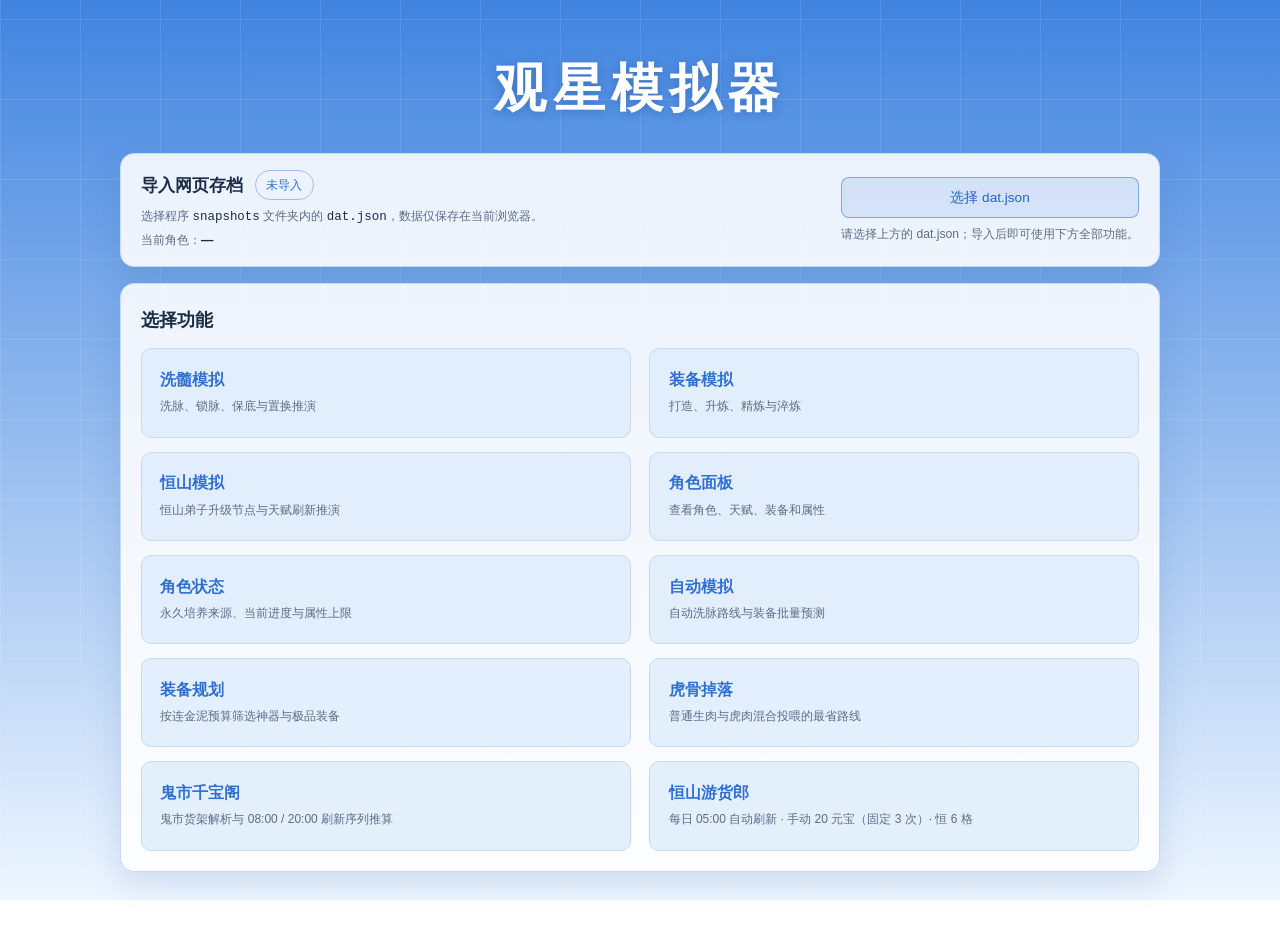
<file: web/index.html>
<!DOCTYPE html>
<html lang="zh-CN">
<head>
    <meta charset="UTF-8">
    <meta name="viewport" content="width=device-width, initial-scale=1.0">
    <title>烟雨江湖 · 本地存档工具</title>
    <meta name="description" content="烟雨江湖本地存档导入与模拟器入口">
    <link rel="stylesheet" href="./home.css?v=2.1.10">
</head>
<body>
    <main class="home-shell">
        <header class="home-header">
            <div class="home-title-row">
                <h1>观星模拟器</h1>
            </div>
        </header>

        <section class="archive-import-panel" aria-labelledby="archiveImportTitle">
            <div class="archive-import-copy">
                <div class="archive-import-heading">
                    <h2 id="archiveImportTitle">导入网页存档</h2>
                    <span class="status-badge" id="homeSaveStatus">未导入</span>
                </div>
                <p>选择程序 <code>snapshots</code> 文件夹内的 <code>dat.json</code>，数据仅保存在当前浏览器。</p>
                <p class="archive-import-role">当前角色：<strong id="homeMainRole">—</strong></p>
            </div>
            <div class="archive-import-actions">
                <label class="btn btn-primary archive-import-button">
                    <span class="import-txt">选择 dat.json</span>
                    <input id="saveFileInput" type="file" accept=".json,application/json" hidden>
                </label>
                <p id="homeImportMessage" class="home-message" role="status" aria-live="polite"></p>
            </div>
        </section>

        <section class="home-panel module-panel" aria-labelledby="moduleTitle">
            <div class="panel-heading">
                <div>
                    <h2 id="moduleTitle">选择功能</h2>
                </div>
            </div>
            <div class="module-grid">
                <a href="./wash/index.html" class="module-card"><strong>洗髓模拟</strong><span>洗脉、锁脉、保底与置换推演</span></a>
                <a href="./equip/index.html" class="module-card"><strong>装备模拟</strong><span>打造、升炼、精炼与淬炼</span></a>
                <a href="./hengshan/index.html" class="module-card"><strong>恒山模拟</strong><span>恒山弟子升级节点与天赋刷新推演</span></a>
                <a href="./role/index.html" class="module-card"><strong>角色面板</strong><span>查看角色、天赋、装备和属性</span></a>
                <a href="./role/status.html" class="module-card"><strong>角色状态</strong><span>永久培养来源、当前进度与属性上限</span></a>
                <a href="./auto/index.html" class="module-card"><strong>自动模拟</strong><span>自动洗脉路线与装备批量预测</span></a>
                <a href="./planner/index.html" class="module-card"><strong>装备规划</strong><span>按连金泥预算筛选神器与极品装备</span></a>
                <a href="./drop/index.html" class="module-card"><strong>虎骨掉落</strong><span>普通生肉与虎肉混合投喂的最省路线</span></a>
                <a href="./guishi/index.html" class="module-card"><strong>鬼市千宝阁</strong><span>鬼市货架解析与 08:00 / 20:00 刷新序列推算</span></a>

                <a href="./guishi/index.html?page=hs" class="module-card"><strong>恒山游货郎</strong><span>每日 05:00 自动刷新 · 手动 20 元宝（固定 3 次）· 恒 6 格</span></a>
                <!-- 已停用：置换序列筛选（2026-09-15 关闭入口；页面文件保留，直连会跳回首页） -->
            </div>
        </section>
    </main>
    <script src="./shared/version.js"></script>
    <script src="./shared/pako.min.js"></script>
    <script src="./shared/sql-wasm.js"></script>
    <script src="./shared/sql-wasm-embed.js"></script>
    <script src="./shared/save_decrypt.js"></script>
    <script src="./shared/archive_state.js"></script>
    <script src="./last-import.js"></script>
    <script src="./home.js?v=3"></script>

</body>
</html>
</file>
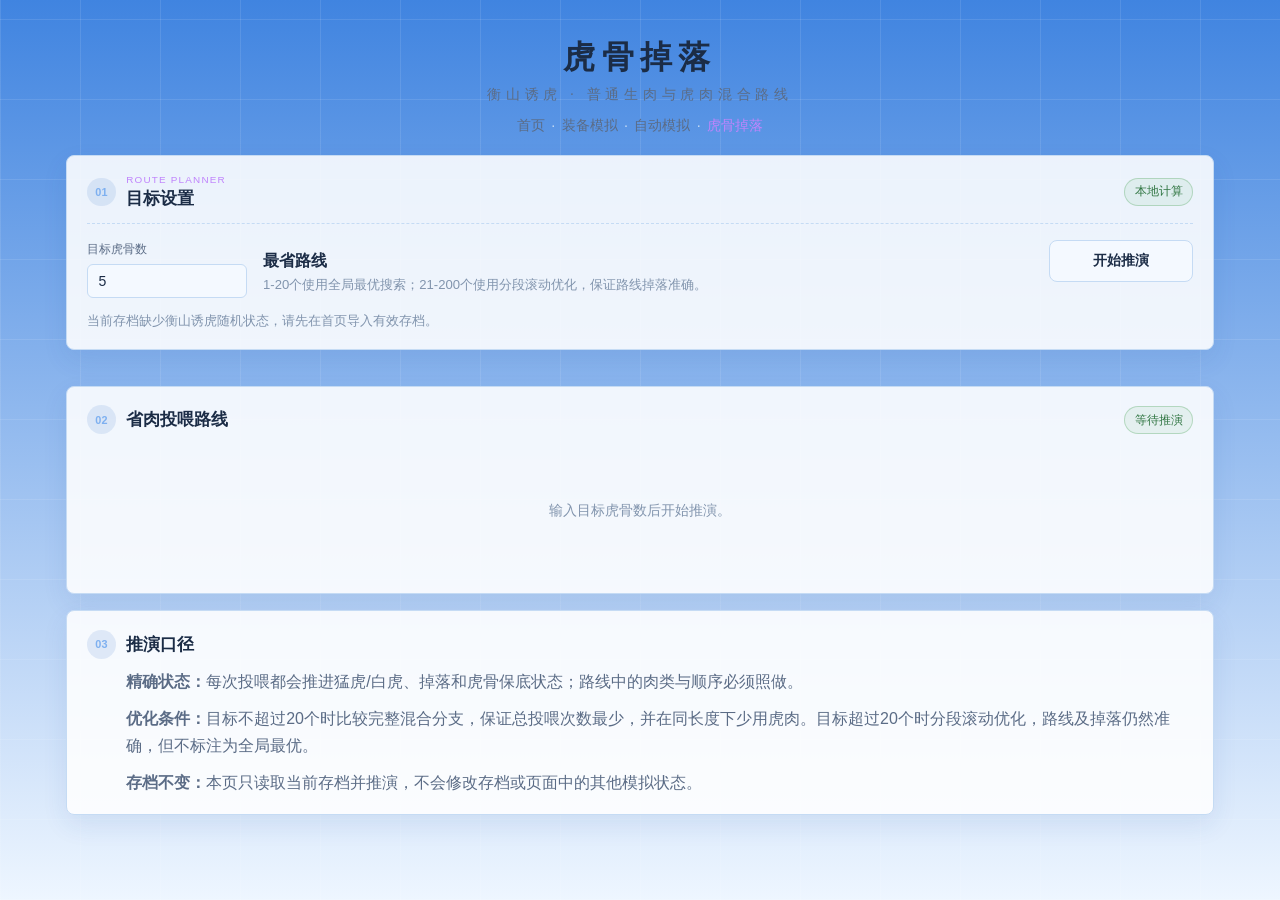
<file: web/drop/index.html>
<!DOCTYPE html>
<html lang="zh-CN">
<head>
    <meta charset="UTF-8">
    <meta name="viewport" content="width=device-width, initial-scale=1.0">
    <title>烟雨江湖 · 虎骨掉落</title>
    <meta name="description" content="衡山诱虎的虎骨最省投喂路线推演">
    <link rel="stylesheet" href="../shared/simulator.css">
    <link rel="stylesheet" href="./drop.css">
</head>
<body>
    <div class="app-container drop-app">
        <header class="app-header">
            <h1>虎骨掉落</h1>
            <p class="subtitle">衡山诱虎 · 普通生肉与虎肉混合路线</p>
            <nav class="sim-nav">
                <a href="../index.html">首页</a><span class="nav-sep">·</span>
                <a href="../equip/index.html">装备模拟</a><span class="nav-sep">·</span>
                <a href="../auto/index.html">自动模拟</a><span class="nav-sep">·</span>
                <a href="../drop/index.html" class="active" aria-current="page">虎骨掉落</a>
            </nav>
        </header>

        <main class="drop-main">
            <section class="config-panel" aria-labelledby="tigerConfigTitle">
                <div class="feature-section-head">
                    <div><span class="section-step">01</span><div><small>ROUTE PLANNER</small><h2 id="tigerConfigTitle">目标设置</h2></div></div>
                    <span class="local-badge">本地计算</span>
                </div>
                <div class="config-row tiger-config-row">
                    <div class="config-group target-count">
                        <label for="targetBones">目标虎骨数</label>
                        <input id="targetBones" type="number" min="1" max="200" value="5" inputmode="numeric">
                    </div>
                    <div class="objective-copy">
                        <strong>最省路线</strong>
                        <span>1-20个使用全局最优搜索；21-200个使用分段滚动优化，保证路线掉落准确。</span>
                    </div>
                    <div class="action-buttons"><button id="btnSearch" class="btn btn-primary" type="button">开始推演</button></div>
                </div>
                <p id="searchMessage" class="field-hint" role="status" aria-live="polite">路线会按实际执行顺序列出，普通生肉与虎肉不可随意调换。</p>
            </section>

            <section id="resultPanel" class="result-panel" aria-labelledby="resultTitle">
                <div class="panel-header"><div class="panel-title"><span class="section-step">02</span><h2 id="resultTitle">省肉投喂路线</h2></div><span id="resultMeta" class="result-meta">等待推演</span></div>
                <div id="resultEmpty" class="result-empty">输入目标虎骨数后开始推演。</div>
                <div id="resultContent" hidden>
                    <div id="summaryGrid" class="summary-grid"></div>
                    <div class="route-overview"><span>执行顺序</span><strong id="routeOverview"></strong></div>
                    <div id="resultList" class="result-list" aria-live="polite"></div>
                </div>
            </section>

            <section class="precision-panel" aria-labelledby="precisionTitle">
                <div class="panel-title"><span class="section-step">03</span><h2 id="precisionTitle">推演口径</h2></div>
                <p><strong>精确状态：</strong>每次投喂都会推进猛虎/白虎、掉落和虎骨保底状态；路线中的肉类与顺序必须照做。</p>
                <p><strong>优化条件：</strong>目标不超过20个时比较完整混合分支，保证总投喂次数最少，并在同长度下少用虎肉。目标超过20个时分段滚动优化，路线及掉落仍然准确，但不标注为全局最优。</p>
                <p><strong>存档不变：</strong>本页只读取当前存档并推演，不会修改存档或页面中的其他模拟状态。</p>
            </section>
        </main>
    </div>

    <script src="../homestead/wasm_b64.js"></script>
    <script src="../homestead/engine.js?v=20261124tiger1"></script>
    <script src="../shared/pako.min.js"></script>
    <script src="../shared/sql-wasm.js"></script>
    <script src="../shared/sql-wasm-embed.js"></script>
    <script src="../shared/save_decrypt.js"></script>
    <script src="../shared/archive_state.js"></script>
    <script src="./drop.js"></script>
</body>
</html>
</file>
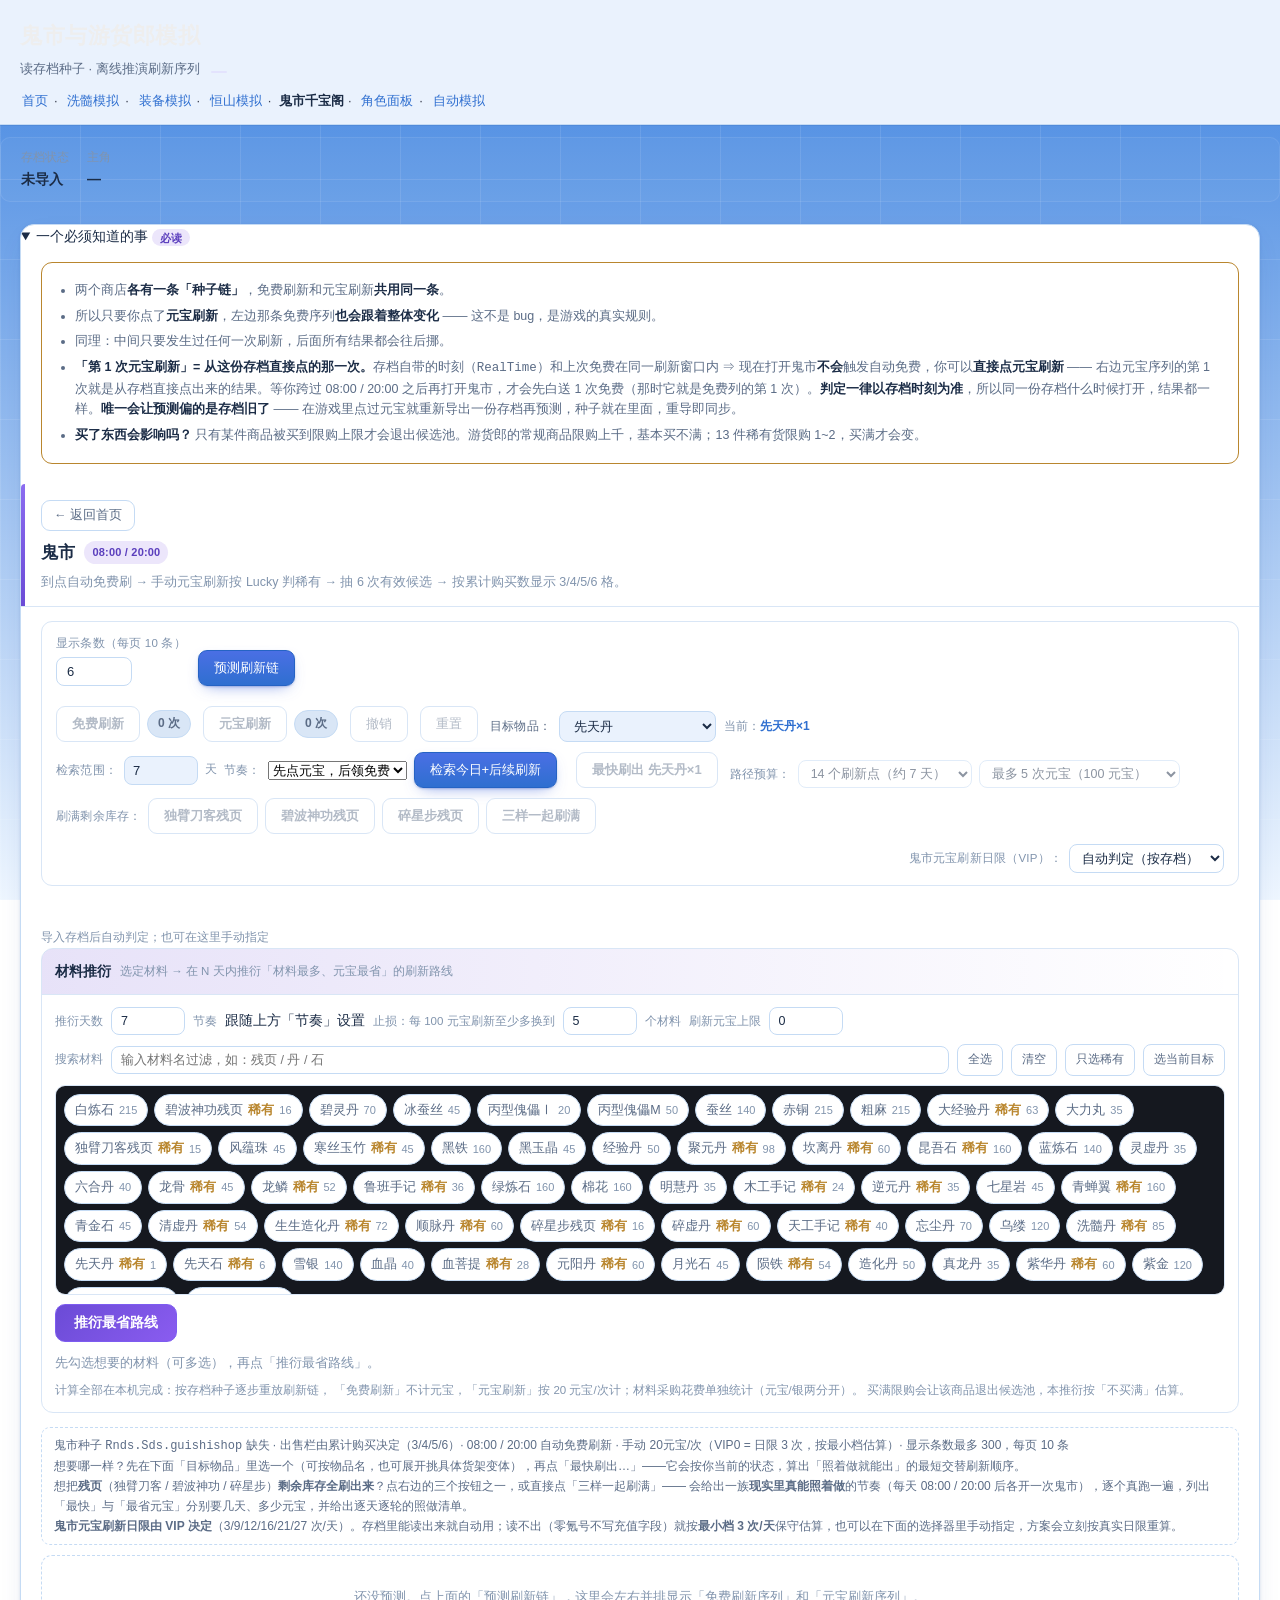
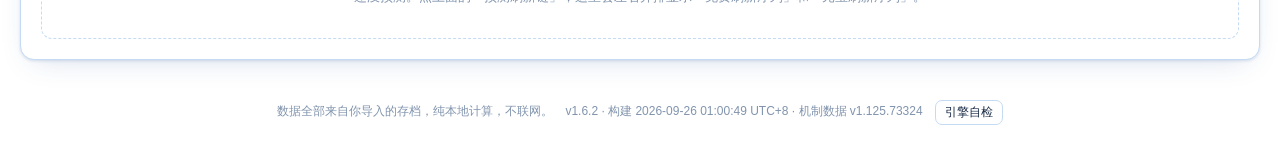
<file: web/guishi/index.html>
<!DOCTYPE html>
<html lang="zh-CN">
<head>
<meta charset="UTF-8">
<meta name="viewport" content="width=device-width, initial-scale=1.0">
<title>鬼市与游货郎模拟</title>
<style>:root{--bg:#eef6ff;--card:#ffffff;--line:#c5dbf4;--line-soft:#d9e6f6;--text:#1b2c46;--text-2:#5b6c86;--muted:#8194ad;--accent:#2f6fd0;--accent-dark:#2563c4;--ghost:#6b4bd6;--ghost-soft:#ece6fb;--hs:#0d8a72;--hs-soft:#dcf1eb;--gold:#e0a94a;--gold-soft:#faf1dc;--free:#4ade80;--free-soft:#dff2e6;--warn:#f59e0b;--ok:#4ade80;--danger:#ef4444;--radius:14px;--shadow-sm:0 1px 2px rgba(38,82,152,.15);--shadow:0 1px 3px rgba(38,82,152,.18),0 10px 28px -14px rgba(38,82,152,.28)}*{box-sizing:border-box}html{-webkit-text-size-adjust:100%}body{margin:0;color:var(--text);background:var(--bg);background-image:radial-gradient(ellipse at 30% 0%,rgba(155,107,201,.06) 0%,transparent 45%),radial-gradient(ellipse at 80% 100%,rgba(95,173,106,.04) 0%,transparent 40%);font:14px/1.65 -apple-system,BlinkMacSystemFont,"Segoe UI","PingFang SC","Microsoft YaHei",sans-serif;min-height:100vh}header{position:static;background:#eaf2fd;border-bottom:1px solid var(--line);box-shadow:0 1px 0 rgba(38,82,152,.15)}.header-row{max-width:1320px;margin:0 auto;padding:12px 20px;display:flex;align-items:center;gap:14px;flex-wrap:wrap}.brand{display:flex;align-items:center;gap:11px;margin-right:auto;text-align:left;background:none;border:0;padding:0;cursor:pointer;font:inherit;color:inherit}.brand:hover h1{color:var(--accent)}.brand-logo{width:38px;height:38px;border-radius:11px;flex:none;background:linear-gradient(135deg,#6b4bd6 0%,#3b62d9 55%,#0d8a72 100%);box-shadow:0 4px 12px -3px rgba(59,98,217,.45);display:grid;place-items:center}.brand-text{display:flex;flex-direction:column;line-height:1.25}header h1{font-size:18px;margin:0;font-weight:700;letter-spacing:.2px;transition:color .15s}.brand-sub{font-size:11.5px;color:var(--muted)}.header-actions{display:flex;align-items:center;gap:10px;flex-wrap:wrap}#saveFileLabel{font-size:12.5px;color:var(--text-2)}#saveFileLabel::before{content:'';display:inline-block;width:7px;height:7px;border-radius:50%;background:#c3cad6;margin-right:6px;vertical-align:1px}#saveFileLabel.loaded::before{background:var(--ok);box-shadow:0 0 0 3px rgba(21,128,61,.14)}#saveSummary{color:var(--muted);font-size:12px;width:100%;margin-top:2px}.btn{display:inline-flex;align-items:center;gap:6px;padding:8px 15px;border:1px solid var(--line);border-radius:9px;background:var(--card,#ffffff);color:var(--text);cursor:pointer;font-size:13px;font-weight:500;font-family:inherit;transition:border-color .15s,color .15s,background .15s,box-shadow .15s,transform .08s}.btn:hover:not(:disabled){border-color:var(--accent);color:var(--accent)}.btn:active:not(:disabled){transform:translateY(1px)}.btn:disabled{opacity:1;background:var(--card,#ffffff);border-color:var(--line-soft);color:#b3bbc7;cursor:not-allowed;box-shadow:none}.btn-primary{background:linear-gradient(180deg,#4a6fe4 0%,var(--accent) 100%);border-color:var(--accent-dark);color:#fff;box-shadow:0 1px 2px rgba(43,75,180,.28),0 6px 16px -8px rgba(59,98,217,.75)}.btn-primary:hover:not(:disabled){background:linear-gradient(180deg,#3f62d6 0%,var(--accent-dark) 100%);color:#fff}.btn-free{background:var(--free-soft);border-color:#b9e3c9;color:#106b34;font-weight:600}.btn-free:hover:not(:disabled){background:#dff2e6;border-color:var(--free);color:#0b5b2b}.btn-gold{background:var(--gold-soft);border-color:#eed9a8;color:var(--gold,#e0a94a);font-weight:600}.btn-gold:hover:not(:disabled){background:var(--gold-soft,#faf1dc);border-color:var(--gold);color:#7a4f0c}.btn-danger{background:var(--card,#ffffff);border-color:#e8cdc9;color:var(--danger)}.btn-danger:hover:not(:disabled){border-color:var(--danger);color:var(--danger);background:var(--card,#ffffff)}.btn-back{padding:6px 12px;font-size:12.5px;color:var(--text-2)}.btn-sm{padding:6px 11px;font-size:12.5px}.btn-hunt{background:linear-gradient(180deg,#f2b731 0%,#d99b12 100%);border-color:#c98c0c;color:#fff;font-weight:650;box-shadow:0 1px 2px rgba(160,110,10,.3),0 6px 16px -8px rgba(205,152,20,.85)}.btn-hunt:hover:not(:disabled){background:linear-gradient(180deg,#e8ab21 0%,#c98c0c 100%);color:#fff}.hunt-panel{background:var(--card,#ffffff);border:1px solid var(--gold,#e0a94a);border-left:4px solid #e0a90f;border-radius:11px;padding:13px 15px 14px;margin:0 0 12px}.hunt-panel h3{margin:0 0 6px;font-size:14px;font-weight:700;display:flex;align-items:center;gap:8px;flex-wrap:wrap}.plan-actions{display:flex;align-items:center;gap:8px;flex-wrap:wrap;margin:0 0 7px;padding:6px 10px;background:var(--card,#ffffff);border:1px solid #e8dfc8;border-radius:9px}.plan-actions-tip{font-size:11.5px;color:var(--gold,#e0a94a);margin-right:auto}.plan-btn{font-size:12px;font-weight:600;padding:4px 11px;border-radius:7px;border:1px solid var(--gold,#e0a94a);background:var(--card,#ffffff);color:var(--gold,#e0a94a);cursor:pointer}.plan-btn:hover{background:var(--gold-soft,#faf1dc);border-color:#c8ae6a}.plan-btn:active{background:var(--gold-soft,#faf1dc)}.plan-actions-msg{font-size:11.5px;font-weight:600}.plan-actions-msg.ok{color:#1a7f52}.plan-actions-msg.bad{color:#b3261e}.hunt-tag{font-size:11px;font-weight:600;padding:2px 7px;border-radius:999px;background:var(--gold-soft,#faf1dc);color:var(--gold,#e0a94a);border:1px solid #efdca8}.hunt-headline{font-size:17px;font-weight:700;color:var(--gold,#e0a94a);line-height:1.5;margin:2px 0 4px}.hunt-headline b{font-size:20px}.hunt-sum{font-size:12.5px;color:var(--text-2);margin-bottom:10px}.hunt-sum b{color:var(--text)}.hunt-empty{font-size:13px;color:var(--text-2);line-height:1.8}.hunt-steps{list-style:none;margin:0 0 10px;padding:0}.hunt-step{display:block;padding:0;margin-bottom:6px;border:1px solid var(--line-soft);border-radius:9px;background:#fff}.hunt-step>.hs-d>summary{display:flex;gap:10px;align-items:flex-start;padding:8px 10px;cursor:pointer;list-style:none}.hunt-step>.hs-d>summary::-webkit-details-marker{display:none}.hunt-step>.hs-d>summary::marker{content:''}.hunt-step>.hs-d>summary::after{content:'▸';margin-left:auto;color:var(--muted);font-size:12px}.hunt-step>.hs-d[open]>summary::after{content:'▾'}.hunt-step>.hs-d[open]>summary{padding-bottom:6px}.hunt-step>.hs-d>.candidates{padding:2px 10px 10px 42px}.hunt-step-hint{font-size:12px;color:var(--muted);margin:-4px 0 10px}.hunt-step .hs-no{flex:none;width:22px;height:22px;border-radius:50%;display:grid;place-items:center;font-size:11.5px;font-weight:700;font-variant-numeric:tabular-nums;margin-top:1px}.hunt-step.free .hs-no{background:var(--free-soft);color:#106b34}.hunt-step.gold .hs-no{background:var(--gold-soft);color:#8c5c11}.hunt-step .hs-body{display:flex;flex-direction:column;gap:2px;font-size:13px}.hunt-step .hs-meta{font-size:11.5px;color:var(--muted)}.hunt-step.hit{border-color:var(--gold,#e0a94a);background:var(--gold-soft,#faf1dc);box-shadow:0 0 0 2px rgba(229,185,58,.2)}.hunt-step.auto{border-left-color:#2f6fb5;background:var(--card,#ffffff)}.hunt-step.auto .hs-no{background:#e4eefb;color:#2f6fb5}.hunt-auto-tag{color:#2f6fb5;font-size:11.5px;font-weight:600}.hs-hit{color:#8c5c11}.hs-time{color:#106b34;font-weight:700}.hunt-note{font-size:12.5px;color:var(--text-2);background:var(--card,#ffffff);border:1px solid var(--line-soft);border-radius:9px;padding:7px 10px;margin-bottom:8px}.hunt-warn{font-size:12.5px;color:#8a4b06;background:var(--gold-soft,#faf1dc);border:1px solid var(--gold,#e0a94a);border-radius:9px;padding:8px 10px;margin-bottom:8px;line-height:1.75}.hunt-why{font-size:12.5px;color:var(--text-2);line-height:1.8;margin-bottom:8px}.hunt-budget-line{font-size:12px;color:var(--muted);margin:0 0 9px;line-height:1.7}.hunt-budget-line b{color:var(--text)}.hunt-budget-line .hb-cut{color:#8c5c11}.hunt-opts{border:1px solid var(--line-soft);border-radius:9px;background:var(--card,#ffffff);padding:8px 11px;margin-bottom:8px}.hunt-opts>summary{cursor:pointer;font-size:12.5px;font-weight:600;color:var(--text-2)}.hunt-opts[open]>summary{margin-bottom:6px}.hunt-opt{display:flex;align-items:center;gap:10px;padding:6px 8px;border-radius:8px}.hunt-opt + .hunt-opt{border-top:1px solid var(--line-soft)}.hunt-opt.on{background:var(--gold-soft,#faf1dc);box-shadow:inset 0 0 0 1px #e5b93a}.hunt-opt .ho-meta{flex:1;font-size:12.5px;color:var(--text-2);line-height:1.6}.hunt-opt .ho-meta b{color:var(--text)}.hunt-opt .ho-path{display:block;font-size:11.5px;color:var(--muted);font-family:var(--mono,ui-monospace,monospace)}.hunt-opt button{flex:none;padding:4px 10px;font-size:12px;border-radius:7px;border:1px solid var(--line);background:var(--card,#ffffff);cursor:pointer;color:var(--text);font-family:inherit}.hunt-opt.on button{border-color:var(--gold,#e0a94a);color:var(--gold,#e0a94a);background:var(--card,#ffffff)}.hunt-lift{margin-top:7px;font-size:12.5px}.hunt-lift button{padding:5px 11px;font-size:12.5px;border-radius:8px;border:1px solid var(--gold,#e0a94a);background:var(--card,#ffffff);color:var(--gold,#e0a94a);cursor:pointer;font-family:inherit}.farm-act{width:100%;flex-wrap:wrap;gap:7px}.act-label{font-size:11.5px;color:var(--muted);letter-spacing:.2px}.btn-farm{background:var(--gold-soft,#faf1dc);border-color:#e6cf94;color:#7a5209;font-weight:600}.btn-farm:hover:not(:disabled){background:linear-gradient(180deg,#fdf1d6 0%,#f8e3b2 100%);border-color:#d9bc72;color:#6b4707}.btn-farm.on{background:linear-gradient(180deg,#f2b731 0%,#d99b12 100%);border-color:#c98c0c;color:#fff}.farm-remain{font-size:13px;color:var(--text-2);background:var(--card,#ffffff);border:1px solid var(--line-soft);border-radius:9px;padding:7px 10px;margin:0 0 8px;line-height:1.7}.farm-remain b{color:var(--text)}.farm-rem{color:#b4460b}.farm-dim{display:block;font-size:11.5px;color:var(--muted);margin-top:2px}.farm-table-wrap{overflow-x:auto;margin:0 0 10px}.farm-table{border-collapse:collapse;width:100%;font-size:12.5px;background:#fff}.farm-table th,.farm-table td{padding:7px 9px;text-align:left;border-bottom:1px solid var(--line-soft);vertical-align:middle}.farm-table thead th{background:var(--card,#ffffff);color:var(--muted);font-weight:600;font-size:11.5px;white-space:nowrap}.farm-table tbody tr:last-child td{border-bottom:none}.farm-table tr.on{background:var(--card,#ffffff)}.farm-table tr.farm-pick{cursor:pointer}.farm-table tr.farm-pick:hover{background:var(--card,#ffffff)}.farm-table tr.farm-pick.sel{background:#eef4ff;box-shadow:inset 3px 0 0 #2f6ee0}.farm-table tr.farm-pick.sel .fp{font-weight:600}.farm-table .farm-pick-mark{display:inline-block;width:13px;color:#2f6ee0;font-size:11px}.farm-table tr.farm-pick:not(.sel) .farm-pick-mark{color:#c3ccda}.farm-table .fd,.farm-table .fg,.farm-table .ff,.farm-table .fm,.farm-table .ft{white-space:nowrap;font-variant-numeric:tabular-nums}.farm-table .fp{line-height:1.6}.farm-tag{display:inline-block;margin-left:6px;font-size:11px;font-weight:700;padding:1px 6px;border-radius:999px;white-space:nowrap}.farm-tag.best{background:var(--gold-soft,#faf1dc);color:var(--gold,#e0a94a);border:1px solid #efd3a0}.farm-tag.cheap{background:#dff2e6;color:#106b34;border:1px solid #b9e3c9}.farm-tag.ok{background:#e8edfb;color:#2f4ea8;border:1px solid #c9d6f5}.farm-tag.tot{background:#e4f1e8;color:#1c5c39;border:1px solid #b9dcc7}.farm-table tr.farm-pick.totrow td{background:var(--card,#ffffff)}.farm-table tr.farm-pick.totrow.sel td{background:#eef4ff}.farm-flag{color:var(--muted)}.vip-act{margin-left:auto}.vip-act select{padding:5px 8px;border-radius:8px;border:1px solid var(--line);background:var(--card,#ffffff);color:var(--text);font-size:13px;font-family:inherit;cursor:pointer}.vip-src{font-size:11.5px;color:var(--muted);margin:2px 0 0;line-height:1.7}.hunt-budget-act select{padding:5px 8px;border-radius:8px;border:1px solid var(--line);background:var(--card,#ffffff);color:var(--text);font-size:12.5px;font-family:inherit;cursor:pointer}.hunt-budget-act select:disabled{opacity:.5;cursor:not-allowed}.vip-src b,.vip-src .farm-rem{color:#8c5c11}.farm-day-sum{display:block;font-size:11.5px;color:var(--gold,#e0a94a);font-weight:600;margin:1px 0 4px}.farm-slot{display:block;font-size:12.5px;color:var(--text-2);line-height:1.75;padding-left:10px;border-left:2px solid var(--line-soft);margin-bottom:3px}.farm-slot b{color:var(--text)}.farm-slot-hit{color:#8c5c11}.farm-slot-hit b{color:#8c5c11}.farm-slot .farm-pre{display:block;background:var(--gold-soft,#faf1dc);border-left:3px solid #dfb44b;border-radius:4px;padding:1px 7px;margin:2px 0 3px}.farm-slot .farm-pre .farm-dim{display:block;margin-top:1px}.farm-slot-danger{color:var(--danger,#ef4444);background:rgba(239,68,68,.10);border:1px solid rgba(239,68,68,.45);border-radius:4px;padding:0 5px;font-weight:700}.farm-danger{border:2px solid #d93025;background:rgba(239,68,68,.10);border-radius:10px;padding:10px 12px;margin-bottom:10px;color:#7a1a12}.farm-danger .fd-head{font-size:14px;font-weight:700;color:var(--danger,#ef4444);line-height:1.65}.farm-danger .fd-item{margin-top:9px;padding-top:9px;border-top:1px dashed rgba(239,68,68,.45)}.farm-danger .fd-h{font-size:13px;font-weight:700;color:#a01b14;line-height:1.7}.farm-danger .fd-list{margin:4px 0 6px;padding-left:20px;font-size:12.5px;line-height:1.7}.farm-danger .fd-list li{margin-bottom:2px}.farm-danger .fd-body{font-size:12.5px;line-height:1.85}.farm-danger .fd-more{font-size:12px;color:#9c5a52}.farm-danger .fd-note{margin-top:5px;padding:5px 8px;background:rgba(239,68,68,.10);border-radius:6px;font-size:12px;color:#8a4b46;line-height:1.7}.farm-danger b{color:#a01b14}.farm-rules ol{margin:4px 0 6px;padding-left:20px}.farm-rules li{margin-bottom:3px}.hunt-panel .hs-no.lg{width:auto;min-width:24px;height:22px;border-radius:999px;padding:0 6px}main{max-width:1320px;margin:0 auto;padding:22px 20px 40px;display:flex;flex-direction:column;gap:20px}section.page{display:none}section.page.active{display:flex;flex-direction:column}section.page{background:var(--card);border:1px solid var(--line);border-radius:var(--radius);box-shadow:var(--shadow);overflow:hidden}#page-ghost.active,#page-hs.active{min-height:calc(100vh - 176px)}.section-head{padding:16px 20px 14px;border-bottom:1px solid var(--line-soft);position:relative}.section-head::before{content:'';position:absolute;left:0;top:0;bottom:0;width:4px;background:var(--accent);border-radius:var(--radius) 0 0 0}#page-home .section-head::before{background:linear-gradient(180deg,#6ea8f0,var(--accent))}#page-ghost .section-head::before{background:linear-gradient(180deg,#8b6cf0,var(--ghost))}#page-hs .section-head::before{background:linear-gradient(180deg,#35b394,var(--hs))}.section-head h2{margin:0;font-size:16.5px;font-weight:650;letter-spacing:.2px;display:flex;align-items:center;gap:9px;flex-wrap:wrap}.section-head .back-row{margin-bottom:8px}.tag{font-size:11px;font-weight:600;padding:2.5px 8px;border-radius:999px;letter-spacing:.2px;background:var(--line-soft);color:var(--text-2)}#page-ghost .tag{background:var(--ghost-soft);color:#5b3fbd}#page-hs .tag{background:var(--hs-soft);color:#0a6c5a}.sub{color:var(--muted);font-size:12.5px;margin:6px 0 0}.section-body{padding:14px 20px 20px;flex:1;display:flex;flex-direction:column}.home-cards{display:grid;grid-template-columns:1fr 1fr;gap:18px;padding:4px 20px 20px}@media (max-width:760px){.home-cards{grid-template-columns:1fr}}.home-card{position:relative;display:flex;flex-direction:column;align-items:flex-start;gap:12px;min-height:268px;padding:26px 28px;cursor:pointer;text-align:left;font:inherit;color:var(--text);border:1px solid var(--border,#c5dbf4);border-radius:var(--radius);background:var(--panel-soft,#f4f9ff);box-shadow:var(--shadow-sm);overflow:hidden;transition:transform .12s,box-shadow .18s,border-color .18s}.home-card::after{content:'';position:absolute;right:-50px;top:-50px;width:220px;height:220px;border-radius:50%;opacity:.12;pointer-events:none}.home-card.ghost::after{background:radial-gradient(circle,var(--ghost) 0%,rgba(107,75,214,0) 70%)}.home-card.hs::after{background:radial-gradient(circle,var(--hs) 0%,rgba(13,138,114,0) 70%)}.home-card:hover{transform:translateY(-3px);box-shadow:var(--shadow),0 18px 36px -22px rgba(16,24,40,.35)}.home-card.ghost:hover{border-color:#b9a6f2}.home-card.hs:hover{border-color:#8fd6c6}.home-card .hc-icon{width:64px;height:64px;border-radius:18px;display:grid;place-items:center;flex:none}.home-card.ghost .hc-icon{background:linear-gradient(135deg,#8b6cf0,var(--ghost));box-shadow:0 10px 24px -10px rgba(107,75,214,.9)}.home-card.hs .hc-icon{background:linear-gradient(135deg,#35b394,var(--hs));box-shadow:0 10px 24px -10px rgba(13,138,114,.9)}.home-card .hc-title{font-size:31px;font-weight:700;letter-spacing:.6px;line-height:1.2}.home-card .hc-desc{font-size:13px;color:var(--text-2);line-height:1.75}.home-card .hc-desc b{color:var(--text)}.home-card .hc-go{margin-top:auto;font-size:14px;font-weight:650;display:inline-flex;align-items:center;gap:6px}.home-card.ghost .hc-go{color:var(--ghost)}.home-card.hs .hc-go{color:var(--hs)}.controls{display:flex;flex-wrap:wrap;gap:10px 12px;align-items:flex-end;background:var(--card,#ffffff);border:1px solid var(--line-soft);border-radius:11px;padding:12px 14px;margin:0 0 12px}.controls label,.field{display:inline-flex;flex-direction:column;gap:4px;align-items:flex-start;color:var(--muted);font-size:11.5px;letter-spacing:.2px}.controls input[type=number]{padding:6px 10px;border:1px solid var(--line);border-radius:8px;font-size:13px;color:var(--text);background:var(--card,#ffffff);font-family:inherit;width:76px;transition:border-color .15s,box-shadow .15s}.controls input[type=number]:focus{outline:none;border-color:var(--accent);box-shadow:0 0 0 3px rgba(59,98,217,.14)}.field-gap{width:100%;height:0}.act{display:inline-flex;align-items:center;gap:7px}.cnt{font-size:12px;font-weight:700;color:var(--text-2);background:#eef2f8;border:1px solid var(--line);border-radius:999px;padding:3px 10px;min-width:44px;text-align:center;font-variant-numeric:tabular-nums}.cnt.on-free{background:var(--free-soft);border-color:#b9e3c9;color:#106b34}.cnt.on-gold{background:var(--gold-soft);border-color:#eed9a8;color:#8c5c11}.hint{color:var(--text-2);font-size:12px;margin:0 0 10px;padding:8px 12px;background:var(--card,#ffffff);border:1px dashed var(--line);border-radius:9px}.card-current{background:background:var(--card,#ffffff);border:1px solid var(--line);border-radius:11px;padding:11px 14px;margin:0 0 12px;font-size:13px;box-shadow:var(--shadow-sm)}.card-current .meta{color:var(--muted);font-size:12px}.card-current .warn{color:var(--warn)}.current-head{display:flex;flex-wrap:wrap;align-items:baseline;gap:10px;margin:0 0 2px}.current-head strong{font-size:13.5px}.current-head .cur-sub{color:var(--muted);font-size:12px}.current-head .cur-sub .bought-n{color:#b4432f}.current-goods{padding:9px 0 4px}.cur-meta{margin-top:4px;line-height:1.7}.duo{display:grid;grid-template-columns:1fr 1fr;gap:16px;align-items:start}@media (max-width:900px){.duo{grid-template-columns:1fr}}.col{border:1px solid var(--line);border-radius:12px;background:var(--card,#ffffff);overflow:hidden}.col[data-kind=free]{border-color:#cbe8d6}.col[data-kind=gold]{border-color:var(--gold,#e0a94a)}.col-head{padding:10px 14px;border-bottom:1px solid var(--line-soft)}.col[data-kind=free] .col-head{background:background:var(--free-soft,#dff2e6)}.col[data-kind=gold] .col-head{background:background:var(--gold-soft,#faf1dc)}.col-head h3{margin:0;font-size:14px;font-weight:680;display:flex;align-items:center;gap:8px}.col[data-kind=free] .col-head h3{color:#106b34}.col[data-kind=gold] .col-head h3{color:#8c5c11}.col-head .col-sub{display:block;font-size:11.5px;color:var(--muted);margin-top:3px}.col-head .col-note{display:block;font-size:11.5px;color:var(--warn);margin-top:3px}.status-bar{display:flex;flex-wrap:wrap;gap:6px 14px;align-items:center;font-size:12px;color:var(--text-2);background:var(--card,#ffffff);border:1px solid var(--line);border-radius:10px;padding:8px 13px;margin:0 0 12px}.status-bar code{background:#eaeff8;border-radius:4px;padding:1px 5px;font-size:11px}.status-bar b{color:var(--text)}.status-bar .sp{margin-left:auto}.refresh-list{padding:8px 10px 12px}.refresh{border:1px solid var(--line);border-radius:11px;margin:8px 0;overflow:hidden;background:var(--card,#ffffff);box-shadow:var(--shadow-sm)}.refresh>summary{padding:9px 13px;cursor:pointer;list-style:none;display:flex;justify-content:space-between;gap:12px;flex-wrap:wrap;align-items:center;background:background:var(--card,#ffffff);font-size:13px;border-bottom:1px solid transparent}.refresh>summary::-webkit-details-marker{display:none}.refresh>summary::before{content:'';width:0;height:0;flex:none;margin-right:2px;border-left:5px solid var(--muted);border-top:4px solid transparent;border-bottom:4px solid transparent;transition:transform .15s}.refresh[open]>summary{border-bottom-color:var(--line-soft)}.refresh[open]>summary::before{transform:rotate(90deg)}.refresh>summary strong{margin-right:auto;font-weight:600}.refresh>summary span{color:var(--muted);font-size:11.5px}.candidates{display:grid;grid-template-columns:repeat(auto-fill,minmax(168px,1fr));gap:9px;padding:11px 13px}.candidate{position:relative;border:1px solid var(--line);border-left:3px solid var(--line,#c5dbf4);border-radius:9px;padding:8px 11px;background:var(--card,#ffffff);font-size:13px;transition:box-shadow .15s,border-color .15s}.candidate:hover{box-shadow:0 2px 10px -4px rgba(16,24,40,.22);border-color:#cfd8ea}.candidate strong{font-weight:650}.candidate.is-bought{background:var(--card,#ffffff);border-color:#e5e8ee;border-left-color:#ccd2dc;padding-right:66px}.candidate.is-bought strong{color:#8d95a4;text-decoration:line-through;text-decoration-color:#bcc3ce}.candidate.is-bought .trait{color:#99a2b1}.candidate.is-bought .meta{color:#a8afbc}.tag-bought{position:absolute;top:7px;right:8px;background:rgba(239,68,68,.10);color:#b4432f;border:1px solid rgba(239,68,68,.45);font-size:10.5px;font-weight:700;line-height:1;padding:3px 6px;border-radius:999px;letter-spacing:.3px;white-space:nowrap}.candidate .trait{display:block;color:var(--accent);font-weight:600;font-size:12.5px}.candidate .meta{display:block;color:var(--muted);font-size:11px;margin-top:2px}.ok-block{background:var(--card,#ffffff);border-color:#c8d7f5}.ok-block>summary{background:var(--card,#ffffff)}.ok-block .refresh{background:#fff}.source-note{background:var(--gold-soft);border:1px solid var(--gold,#e0a94a);border-radius:10px;padding:9px 13px;font-size:12px;color:#6b5b2e;margin:10px 0 0;line-height:1.75}.source-note code{background:var(--gold-soft,#faf1dc);border-radius:4px;padding:1px 5px;font-size:11px}.warn{color:var(--warn)}.muted{color:var(--muted)}.empty-state{text-align:center;padding:30px 16px;color:var(--muted);font-size:13px;border:1px dashed var(--line);border-radius:11px;background:var(--card,#ffffff)}.rare-panel{border:1px solid #e6ddf7;border-radius:12px;padding:11px 15px 13px;margin:0 0 14px;background:var(--card,#ffffff)}#page-hs .rare-panel{border-color:#d6ece6;background:var(--free-soft,#dff2e6)}.rare-panel h3{margin:0;font-size:13.5px;font-weight:680;display:flex;align-items:baseline;gap:10px;flex-wrap:wrap}.rare-panel .rare-legend{font-size:11.5px;color:var(--muted);font-weight:400}.rare-panel h3 .conf-badge{font-size:11px;font-weight:600;padding:1px 8px;border-radius:999px;border:1px solid var(--line);white-space:nowrap;cursor:help;flex:0 0 auto}.conf-badge.ok{color:#106b34;background:var(--free-soft,#dff2e6);border-color:#c9e6d3}.conf-badge.warn{color:var(--gold,#e0a94a);background:var(--gold-soft,#faf1dc);border-color:var(--gold,#e0a94a)}.conf-badge.bad{color:#a3312c;background:rgba(239,68,68,.10);border-color:rgba(239,68,68,.45)}table.rare-table td.rn .conf-tag{display:inline-block;font-size:10.5px;font-weight:600;line-height:1.6;padding:0 7px;border-radius:999px;margin-left:6px;border:1px solid var(--line);vertical-align:1px;white-space:nowrap;cursor:help}table.rare-table td.rn .conf-tag.warn{color:var(--gold,#e0a94a);background:var(--gold-soft,#faf1dc);border-color:var(--gold,#e0a94a)}details.rare-sample{margin-top:8px;border-top:1px dashed var(--line);padding-top:7px}details.rare-sample>summary{font-size:12px;color:var(--text-2);cursor:pointer;line-height:1.7}details.rare-sample>summary b{color:#8c5c11}.rare-sample-body{font-size:12px;color:var(--text-2);line-height:1.85;padding:6px 0 2px 4px}.rare-sample-body p{margin:0 0 6px}.rare-sample-body ol{margin:0 0 6px;padding-left:20px}.rare-sample-body li{margin-bottom:3px}.rare-sample-body b{color:var(--text)}.rare-sample-body code{background:var(--card,#ffffff);padding:1px 5px;border-radius:4px;font-size:11.5px}.rare-sample-foot{color:var(--muted);font-size:11.5px}.rare-warn{background:var(--gold-soft,#faf1dc);border:1px solid var(--gold,#e0a94a);border-radius:9px;padding:8px 12px;font-size:12px;color:#7a5b1a;margin-top:8px;line-height:1.75}table.rare-table{width:100%;border-collapse:collapse;font-size:12.5px;margin-top:6px}table.rare-table th,table.rare-table td{text-align:left;padding:5px 8px;border-bottom:1px solid var(--line-soft);vertical-align:top}table.rare-table th{color:var(--muted);font-weight:600;font-size:11.5px;letter-spacing:.2px}table.rare-table tr:last-child td{border-bottom:0}table.rare-table td.rn{font-weight:600;white-space:nowrap}table.rare-table td.rn .rx{color:var(--muted);font-weight:400;font-size:11px;margin-left:5px}table.rare-table td.pos-free{color:#106b34}table.rare-table td.pos-gold{color:#8c5c11}table.rare-table td.dim{color:#b6bdc9}.rare-empty{font-size:12.5px;color:var(--muted);padding:5px 0 1px}.rare-more{font-size:11.5px;color:var(--text-2);line-height:1.85}.rare-more b{color:var(--text)}.rare-more.excl b{color:#8c5c11}.rare-more-line{margin-top:6px;padding-top:6px;border-top:1px dashed var(--line)}details.rare-more-d{margin-top:6px}details.rare-more-d>summary{cursor:pointer;font-size:11.5px;color:var(--text-2);list-style:none;display:flex;align-items:center;gap:6px}details.rare-more-d>summary::-webkit-details-marker{display:none}details.rare-more-d>summary::before{content:'';width:0;height:0;flex:none;border-left:5px solid var(--muted);border-top:4px solid transparent;border-bottom:4px solid transparent;transition:transform .15s}details.rare-more-d[open]>summary::before{transform:rotate(90deg)}details.rare-more-d .rare-more{margin-top:5px}.pager{display:flex;flex-wrap:wrap;align-items:center;gap:7px;padding:9px 13px 11px;border-top:1px dashed var(--line)}.pager .pg-info{font-size:11.5px;color:var(--muted);font-variant-numeric:tabular-nums}.pager .pg-info b{color:var(--text)}.pager .pg-nums{display:inline-flex;flex-wrap:wrap;gap:4px;margin-left:auto}.pg-num{min-width:27px;padding:3px 7px;font-size:12px;border:1px solid var(--line);background:var(--card,#ffffff);border-radius:7px;cursor:pointer;color:var(--text-2);font-family:inherit;font-variant-numeric:tabular-nums;transition:border-color .15s,color .15s,background .15s}.pg-num:hover:not(:disabled){border-color:var(--accent);color:var(--accent)}.pg-num.on{font-weight:700;border-color:transparent;color:#fff}.col[data-kind=free] .pg-num.on{background:var(--free)}.col[data-kind=gold] .pg-num.on{background:var(--gold)}.pg-gap{color:var(--muted);font-size:12px;padding:0 2px;align-self:center}.guide-body{padding:14px 20px 20px}.steps{list-style:none;counter-reset:s;padding:0;margin:0 0 16px;display:grid;grid-template-columns:repeat(auto-fit,minmax(260px,1fr));gap:12px}.steps li{counter-increment:s;position:relative;padding:12px 14px 12px 46px;border:1px solid var(--line-soft);border-radius:11px;background:var(--card,#ffffff);font-size:13px;color:var(--text-2)}.steps li::before{content:counter(s);position:absolute;left:13px;top:12px;width:23px;height:23px;border-radius:50%;background:linear-gradient(135deg,#4a6fe4,var(--accent));color:#fff;font-size:12.5px;font-weight:700;display:grid;place-items:center;box-shadow:0 3px 8px -3px rgba(59,98,217,.7)}.steps li b{color:var(--text)}.guide-grid{display:grid;grid-template-columns:repeat(auto-fit,minmax(300px,1fr));gap:14px}.guide-block{border:1px solid var(--line-soft);border-radius:11px;padding:12px 15px;background:var(--card,#ffffff)}.guide-block h3{margin:0 0 8px;font-size:13.5px;font-weight:650;color:var(--text);display:flex;align-items:center;gap:7px}.guide-block h3::before{content:'';width:3px;height:13px;border-radius:2px;background:var(--accent)}.guide-block.care h3::before{background:var(--gold)}.guide-block.care{background:var(--card,#ffffff);border-color:var(--gold,#e0a94a)}dl.glossary{margin:0;font-size:12.5px}dl.glossary dt{color:var(--text);font-weight:600;margin-top:9px}dl.glossary dt:first-child{margin-top:0}dl.glossary dd{margin:2px 0 0;color:var(--text-2)}dl.glossary code{background:var(--card,#ffffff);border-radius:4px;padding:0 4px;font-size:11.5px}.guide-block ul{margin:0;padding-left:18px;font-size:12.5px;color:var(--text-2)}.guide-block ul li{margin:5px 0}.guide-block ul b{color:var(--text)}footer{max-width:1320px;margin:0 auto;padding:0 20px 30px;color:var(--muted);font-size:12px;text-align:center}#restoreBar{display:flex;align-items:center;gap:10px;flex-wrap:wrap;margin-top:8px;padding:7px 12px;background:#eef6ff;border:1px solid #cfe0f7;border-radius:8px;color:#274a76;font-size:12.5px}#restoreBar[hidden]{display:none}.btn-mini{padding:4px 11px;font-size:12px;border-radius:6px}.auto-tag{color:#2f6fb5;font-weight:600}.gate-tag.hit{color:#a0680a;font-weight:700}.gate-tag.miss{color:#98a2b3;font-weight:400}.candidate .meta .gate-from{color:#a0680a;font-weight:700}.paste-zone{margin-top:14px;border:1px dashed var(--line-soft);border-radius:10px;padding:10px 14px;background:var(--card,#ffffff)}.paste-toggle{background:none;border:0;color:#3a6ea5;font-size:13px;cursor:pointer;padding:0;text-align:left;text-decoration:underline dotted}.paste-body{margin-top:10px}.paste-body[hidden]{display:none}.paste-body textarea{width:100%;min-height:112px;box-sizing:border-box;padding:9px 11px;border:1px solid var(--line-soft);border-radius:8px;resize:vertical;font-family:ui-monospace,Consolas,monospace;font-size:12px;line-height:1.5}.paste-actions{display:flex;align-items:center;gap:10px;margin-top:9px;flex-wrap:wrap}.paste-actions .ok{color:#1a7f52;font-size:12.5px}.paste-actions .warn{color:var(--danger,#ef4444);font-size:12.5px}#selfTestOut{text-align:left;margin-top:10px}.st-head{padding:8px 12px;border-radius:8px;font-size:13px;font-weight:600}.st-head.ok{background:#eaf7f0;color:#1a7f52;border:1px solid #bfe3d0}.st-head.bad{background:rgba(239,68,68,.10);color:var(--danger,#ef4444);border:1px solid rgba(239,68,68,.45)}.st-list{columns:2;column-gap:24px;margin:9px 0 0;padding:0;list-style:none;font-size:12px;color:var(--text-2)}.st-list li{margin:0 0 3px;break-inside:avoid}.st-list li.bad{color:var(--danger,#ef4444);font-weight:600}.st-detail{color:var(--muted)}.foot-row{display:flex;align-items:center;justify-content:center;gap:12px;flex-wrap:wrap}.foot-ver{color:var(--muted);font-variant-numeric:tabular-nums}
/* ===== 烟雨观星深色风格补充（与恒山模拟一致） ===== */
.guishi-header{border-bottom:1px solid rgba(255,255,255,.08);padding:18px 20px 12px;max-width:1320px;margin:0 auto;text-align:left;}
.guishi-header h1{margin:0;font-size:22px;color:#eee;font-family:Georgia,"Songti SC",serif;letter-spacing:.5px;}
.guishi-header .subtitle{margin:4px 0 10px;font-size:13px;color:#5b6c86;}
.guishi-header .app-version{display:inline-block;margin-left:8px;padding:1px 8px;border-radius:999px;background:rgba(181,140,255,.14);color:#2f6fd0;font-size:12px;}
.guishi-header .sim-nav{font-size:13px;color:#8194ad;}
.guishi-header .sim-nav a{color:#2f6fd0;text-decoration:none;margin:0 2px;}
.guishi-header .sim-nav a:hover{color:#d3b8ff;text-decoration:underline;}
.guishi-header .sim-nav .active{color:#1b2c46;font-weight:700;}
.guishi-header .sim-nav .nav-sep{margin:0 4px;color:#3a3f4e;}
.archive-summary{max-width:1320px;margin:12px auto 0;padding:10px 20px;display:flex;flex-wrap:wrap;gap:18px;background:rgba(255,255,255,.03);border:1px solid rgba(255,255,255,.08);border-radius:10px;}
.archive-summary-item span{color:#8194ad;font-size:12px;display:block;}
.archive-summary-item strong{color:#1b2c46;font-size:14px;}
</style>
</head>
<body>

<header>
  <div class="app-header guishi-header">
    <h1>鬼市与游货郎模拟</h1>
    <p class="subtitle">读存档种子 · 离线推演刷新序列 <span id="appVersion" class="app-version"></span></p>
    <nav class="sim-nav">
      <a href="../index.html">首页</a><span class="nav-sep">·</span>
      <a href="../wash/index.html">洗髓模拟</a><span class="nav-sep">·</span>
      <a href="../equip/index.html">装备模拟</a><span class="nav-sep">·</span>
      <a href="../hengshan/index.html">恒山模拟</a><span class="nav-sep">·</span>
      <span class="active" aria-current="page">鬼市千宝阁</span><span class="nav-sep">·</span>
      <a href="../role/index.html">角色面板</a><span class="nav-sep">·</span>
      <a href="../auto/index.html">自动模拟</a>
    </nav>
  </div>
  <div class="header-row" style="display:none">
    <button type="button" class="brand" id="btnHome" title="回到首页">
      <span class="brand-logo" aria-hidden="true">
        <svg width="21" height="21" viewBox="0 0 24 24" fill="none" stroke="#fff" stroke-width="1.9" stroke-linecap="round" stroke-linejoin="round">
          <path d="M3 9.5 12 4l9 5.5"></path>
          <path d="M5.2 10.8V19h13.6v-8.2"></path>
          <path d="M9.6 19v-5h4.8v5"></path>
        </svg>
      </span>
      <span class="brand-text">
        <h1>鬼市与游货郎模拟</h1>
        <span class="brand-sub">《烟雨江湖》v1.125.73324 · 读存档种子，离线推演刷新序列</span>
      </span>
    </button>
    <div class="header-actions">
      <button type="button" class="btn btn-primary" id="btnImport">导入存档（明文 JSON）</button>
      <span id="saveFileLabel">尚未导入</span>
      <input type="file" id="fileSaveInput" accept=".json,.txt" style="display:none">
    </div>
    <div id="saveSummary"></div>
    <div id="restoreBar" hidden></div>
  </div>
</header>

<section class="archive-summary" aria-label="存档信息">
  <div class="archive-summary-item"><span>存档状态</span><strong id="guishiSaveStatus">未导入</strong></div>
  <div class="archive-summary-item"><span>主角</span><strong id="guishiMainRole">—</strong></div>
</section>

<main>


  <section class="page active" id="page-ghost">
    <details class="ghost-guide" open>
      <summary>一个必须知道的事 <span class="tag">必读</span></summary>
    <div class="guide-body">
      <div class="guide-block care">
        <ul>
          <li>两个商店<b>各有一条「种子链」</b>，免费刷新和元宝刷新<b>共用同一条</b>。</li>
          <li>所以只要你点了<b>元宝刷新</b>，左边那条免费序列<b>也会跟着整体变化</b> —— 这不是 bug，是游戏的真实规则。</li>
          <li>同理：中间只要发生过任何一次刷新，后面所有结果都会往后挪。</li>
          <li><b>「第 1 次元宝刷新」= 从这份存档直接点的那一次。</b>存档自带的时刻（<code>RealTime</code>）和上次免费在同一刷新窗口内 ⇒ 现在打开鬼市<b>不会</b>触发自动免费，你可以<b>直接点元宝刷新</b> —— 右边元宝序列的第 1 次就是从存档直接点出来的结果。等你跨过 08:00 / 20:00 之后再打开鬼市，才会先白送 1 次免费（那时它就是免费列的第 1 次）。<b>判定一律以存档时刻为准</b>，所以同一份存档什么时候打开，结果都一样。<b>唯一会让预测偏的是存档旧了</b> —— 在游戏里点过元宝就重新导出一份存档再预测，种子就在里面，重导即同步。</li>
          <li><b>买了东西会影响吗？</b> 只有某件商品被买到限购上限才会退出候选池。游货郎的常规商品限购上千，基本买不满；13 件稀有货限购 1~2，买满才会变。</li>
        </ul>
      </div>
    </div>
    </details>
    <div class="section-head">
      <div class="back-row"><button type="button" class="btn btn-back" id="btnGhostBack">← 返回首页</button></div>
      <h2>鬼市 <span class="tag">08:00 / 20:00</span></h2>
      <p class="sub">到点自动免费刷 → 手动元宝刷新按 Lucky 判稀有 → 抽 6 次有效候选 → 按累计购买数显示 3/4/5/6 格。</p>
    </div>
    <div class="section-body">
      <div class="controls">
        <label>显示条数（每页 10 条） <input type="number" id="ghostCount" min="1" max="300" value="6"></label>
        <button type="button" class="btn btn-primary" id="btnGhostPreview">预测刷新链</button>
        <div class="field-gap"></div>
        <div class="act">
          <button type="button" class="btn btn-free" id="btnGhostFree" disabled>免费刷新</button>
          <span class="cnt" id="ghostFreeCnt">0 次</span>
        </div>
        <div class="act">
          <button type="button" class="btn btn-gold" id="btnGhostGold" disabled>元宝刷新</button>
          <span class="cnt" id="ghostGoldCnt">0 次</span>
        </div>
        <div class="act"><button type="button" class="btn" id="btnGhostUndo" disabled>撤销</button></div>
        <div class="act"><button type="button" class="btn btn-danger" id="btnGhostReset" disabled>重置</button></div>
        <div class="act"><button type="button" class="btn btn-hunt" id="btnGhostHunt" disabled><span id="btnGhostHuntTxt">最快刷出先天丹</span></button></div>
        <div class="act hunt-budget-act">
          <label class="act-label" for="ghostHuntFreeSel">路径预算：</label>
          <select id="ghostHuntFreeSel" disabled></select>
          <select id="ghostHuntGoldSel" disabled></select>
        </div>
        <div class="act farm-act">
          <span class="act-label">刷满剩余库存：</span>
          <button type="button" class="btn btn-farm" id="btnFarm222" disabled><span id="btnFarm222Txt">独臂刀客残页</span></button>
          <button type="button" class="btn btn-farm" id="btnFarm223" disabled><span id="btnFarm223Txt">碧波神功残页</span></button>
          <button type="button" class="btn btn-farm" id="btnFarm224" disabled><span id="btnFarm224Txt">碎星步残页</span></button>
          <button type="button" class="btn btn-farm btn-farm-all" id="btnFarmAll" disabled><span id="btnFarmAllTxt">三样一起刷满</span></button>
        </div>
        <div class="act vip-act">
          <label class="act-label" for="ghostVipSel">鬼市元宝刷新日限（VIP）：</label>
          <select id="ghostVipSel">
            <option value="">自动判定（按存档）</option>
            <option value="0">VIP0 — 3 次/天</option>
            <option value="1">VIP1 — 9 次/天</option>
            <option value="2">VIP2 — 12 次/天</option>
            <option value="3">VIP3 — 16 次/天</option>
            <option value="4">VIP4 — 21 次/天</option>
            <option value="5">VIP5 — 27 次/天</option>
          </select>
        </div>
      </div>
      <div class="vip-src" id="ghostVipSrc"></div>
      <div class="hint" id="ghostHint"></div>
      <div id="ghostFarm"></div>
      <div id="ghostHunt"></div>
      <div id="ghostCurrent"></div>
      <div id="ghostResult"><div class="empty-state">还没预测。点上面的「预测刷新链」，这里会左右并排显示「免费刷新序列」和「元宝刷新序列」。</div></div>
    </div>
  </section>

  <section class="page" id="page-hs">
    <div class="section-head">
      <div class="back-row"><button type="button" class="btn btn-back" id="btnHsBack">← 返回首页</button></div>
      <h2>恒山游货郎 <span class="tag">每日 05:00 · 日限 3 次</span></h2>
      <p class="sub">跨天自动免费刷 → 手动元宝刷新（每天 3 次）按 Lucky 判稀有 → 抽 6 次有效候选 → 恒 6 格。</p>
    </div>
    <div class="section-body">
      <div class="controls">
        <label>显示条数（每页 10 条） <input type="number" id="hsCount" min="1" max="300" value="6"></label>
        <button type="button" class="btn btn-primary" id="btnHsPreview">预测刷新链</button>
        <div class="field-gap"></div>
        <div class="act">
          <button type="button" class="btn btn-free" id="btnHsFree" disabled>免费刷新</button>
          <span class="cnt" id="hsFreeCnt">0 次</span>
        </div>
        <div class="act">
          <button type="button" class="btn btn-gold" id="btnHsGold" disabled>元宝刷新</button>
          <span class="cnt" id="hsGoldCnt">0 次</span>
        </div>
        <div class="act"><button type="button" class="btn" id="btnHsUndo" disabled>撤销</button></div>
        <div class="act"><button type="button" class="btn btn-danger" id="btnHsReset" disabled>重置</button></div>
      </div>
      <div class="hint" id="hsHint"></div>
      <div id="hsCurrent"></div>
      <div id="hsResult"><div class="empty-state">还没预测。点上面的「预测刷新链」，这里会左右并排显示「免费刷新序列」和「元宝刷新序列」。</div></div>
    </div>
  </section>

</main>

<footer>
  <div class="foot-row">
    <span>数据全部来自你导入的存档，纯本地计算，不联网。</span>
    <span id="buildInfo" class="foot-ver"></span>
    <button type="button" class="btn btn-mini" id="btnSelfTest">引擎自检</button>
  </div>
  <div id="selfTestOut" class="selftest" hidden></div>

</footer>

<script>
(function(){var _1="enilffo_hjyy";var _2="en_2026_";var _3="gx_pish";var K=_3+_2+_1.split('').reverse().join('');var C="KwEwGCA8BRYYEGUEVUMMTRMfCWsaKQ9cGUUIIxIqEQYcDQQiMRkbCl8QLjcGDT44Dk0/XhoQAjI2P0JLATQBOHlZdlgzM1YHARUrCwpbCx4JUCwpBiMcESgqFgB8ZndqNS0jWhYrJx4jAy8SKBIORSA1PjA/[base64]/V1c3NhhbAnQGCA8jPjQUKBUXGiYaARRFNkRFGWEPFQwlKTgICQEnACoICTMlHQUcDg4baFBbR3otFRMFHjEZLQgBHVkDCgxrEgIGGQMANlNeREAWAxUAXTUfDlJDBQUsVBMqOVofAlNBMEAHRFosI04HGj4/ChMgAwAPFTwwAwg7AgInFnl5cVkpOhACBTs4UwwILgITBRE4AAwKDFQNbWdXUQUNABg9Jm8lHBUnDVwJEiIYSVo/AwEnCwN+Z25uNzA+WR0JNCMqPD8xVk8GQi8ACTIkJmtoYFoFPyMGCzEhFgReXVgrHTUmPz0iGwQDMwJ/[base64]/[base64]/Ci41FC4fWj86MEp8dQM3Gy4/XhYCPBM0Wx4VPiAzQTAkXAwiF3hGVkwvTiAHPjEOMVMuDSoKHzY1JV08LAJdEHZxRXoYLwwwLRlfKQwpXCMxIkoQJAoKJSEvLFBddEIFLRYDMjJaAAcBBQYAPy43EgA6GwEDGUF/WHBmHyFaGzwoXxAOLR4HAkozGyYZLRYPB2BcUGMzEjYAIW0iMgUfCDY3CxoKPh8XP1BeEFh1QVQyPw0wPDAGUwc/B1s8FhpqPABHIQwWbGhnXlg+MShcJSU6FQJePx4/VRBvIltKGz8qMEh+YU4lHT5TAj4VFhMIPhYWKzAVGAoePVMjHEpKaG4VSyMyIg4gC1NdCykSFBsXOhkqWjBYEgBlSHoYSA8IBQlaKQwqUCItEwgFNAYKJCICb2hnA3wFPRYTJjUqUiorBV4/MEkbElolHQEqMEp8dQM3Gy4/XhYaAyQYDAc/[base64]/[base64]/[base64]/[base64]/WHMsGxQsHAU7CQ9ZC0U8UhocKVw/[base64]/[base64]/ICtePQB+QHkyTEgILygcBQsqEDQxCA8TOCcfCws0M1FccwA9Fy8ZChwXEQUBBQQ/MxcmKj0+Gwc5Zkdqal1pNCFaGzpdCg0jAydWKz8zQDMkWS80G11Kf3ISSTUtBG81MVcoC10zEhwbHxA+Kx0bBmUBXnk2NRYHGAcEEyxcACItAxQ+Jw0cDCEBbX9zSgUFLhUECRc9LgReEQUqDSEoPCE9WAdcEUB/XwNuGz4dGzwCIB82PQESKzARHAodMgkNM3MGUFgJChspECgMCwoGMzoKVyILPRoRP1wbBWpbBHsHSQoPWjMEKQwlXSIiC0gFJ1g5MiEBJX90fwcTPhVaMgheIgRfPxsBIxcnPSoLHTw5bl5/W3o0DCAQBiklMw8gIQoJBi87Hw03B1YjHEoDaGEzFxgiOhcNVB4HJgQCEDQXPlkRWiscEF8FA1QYDgoJBRkWPDIDHiItKRQ8HjMfCwkvaVBeZEU9OgEdCzIDDDw4BhYoCi0lPC5CHgcDCQd/[base64]/WHBmNTEeGAUrCRwhOhYVAz8JBDokOVMjJXNJfE8nCR0tPis+VF9dCwA0UTULMRoRBSMaBWZfWwNqFEBfXBRXU1NHEycMH0sFJwUdCS0/[base64]/LwleBWUBdlRsLwwOLDAVKiFZAQwyMk4WBQxDGU4LHER/[base64]/[base64]/ASFbL1tWB1QUCTADEGw1MQoCCCY0UTYbMRoXWjMeBQBYAmRtQAowLDBfKDUUEwoiXhI+ChkGDDIWLH54eF48FCxcJRwXHDw0I1w/PzIOPwRGWQcpKEFTenwvIEs/XhJdMxwgLl8TBRUJRSYZLlwiF0ZAaHIwSTQ5EC8LITAYOjk0UTU1MR4+ER0eO3VmRmdtQEgIBg5ZKzUUHDcyVhQQGSUDB1FZMF5SZlg1TzgDJBcLCgc7DQEBIxdvPSoLWz85M1xRemQXG0sSAxAFN1cgISBVBUoRAiYeXVQMGEVDUVsZACM+BygjLigACgA/CxszMV8RBjMdPXFIRVUyFRMwPDAVPDIhGgwyXg0FKAJFJT1eLFcCXl0QEygTJBgDVjw7WCQ/IxcmPS0yWCkpMwJqZQcbG0o8HTsrCR4gLlsNBS8KRiAGCQYHEGV2W1M6HwoTISwLVDAcM1wNVzc1IR4/[base64]/[base64]/[base64]/IBEeBXZfSnsbEgoLMA0DBDMAAiEPLkoSNDwACT08M1BlfEA7LkxaJzUqFQQBLxo/Mxc2RTAkLFM0NkgFfl9qMBASWwU4CggNIT9TKTweAw1BPhU0bVoAYARmCiMuB24iJR4WDSlcDRklABwXPx0dE3p6WlUyLE8nKycVPD4mWzQ9LSkQHVxCCiIZLFF4eEYGSyxcJQs6FQQ7UBs/PxNpPQdDGwBcM1l/WHMnNDoSGDsoMBI/[base64]/[base64]/[base64]/UTRqKSIyXTw9N2Zje0U7Sy8aMm0HVikGOBkpLxwzET4XBwErO0RSdWdpNy0rGzxcNBA1Wx1TBRYJAwswEBw3B3hcfVweChpYPiYLCzAVPCoVEhwICBo/ICcXPmV+Xnk1NAAnKycbBFRZBQsxCAE5IxFECTI/[base64]/GzxcNBA1Wx1TKi8KQCU7Ig0NMmcGf3UnAyMyIm01Piw9JgNQVhoYBxoQIC8eBgBlBHgbLAoIP2YaPD4HXyMLVws6QgUYJw8nKH9zSkY7Pi8eOwg+UCsWKBcrDgAvFC4lHDRcZgNSXGdpNyoSHQY4VwojACIICjE9HAI/XwsAaH9Zfn47FRg9DDALIgkUJC0dVCIIHAcSIDcmPQBIWXk1PA4mIBFfBFQiGyEIUkk9Nx4ACwgoJmhkXU4TMTcGCzE1CgUAKFgHCS4sEioLHwYDM1hqZlknNj4/[base64]/PzIOPwRGWQcpKEFTenwvIEs/[base64]/[base64]/[base64]/[base64]/[base64]/[base64]/ERs8MEkzPwA/[base64]/ERc8PzIzPwM2GwZcCUtUX2AmLD0aHTs4HhUgISwcBi8RHCYZAAkgHEpEUARqFRw+BycJNR5bCDk0UTU1OVs/[base64]/IAECPmVUXVIbFgEkOydcPDEABw8tNTA9QhEYJw8rKH54fAY9SzcYJzUpCisVERc8PzIzPwM2GwZcCUtUX2AmLD0aHTs4HhUgISwcBi8RHCYZLVQ0C39DUGFmDCMyA2kiPlYfDFwJDDc1ORA8Kx0eO3VmRmUIKE8lLBZcKyUUGQoiMQwOQlBCCgs/[base64]/JikLMVNcJgQ0FBoyNh0pPAoHalNjQgM9HBVfBzIjUC1aHicMH0sFJwUdCS0/aX9kVUU7Sy8aMm0HVjReUB0/[base64]/[base64]/[base64]/IAECPmVUXVIbFgEnKydcPDEABw8tNR4FQlAAMiEBbn54fAY9SzcYJzJaVwQrHh0GCj4mKj0cHykmHUtRZXgzNhMwBBIWHhIOW1sJAiwwCA8gEFIPCGMGfF8nDCA9WTMgDyoCAA8LCAwGIQA/[base64]/IxdrPC5GAAc5CgR5R1MVCBwDWTcsLxUNMTwJBS0zGyYZA1AgJXNDU24NFRs/JikLMVNcJgQsEDUcCFopPwkAPnphBHsLOAoOWgkfPFQEWTZXAw49NzhFJTEvLFEDYEAGSwpcCjE5FQQvERc8PzIzPwMyGwYmFUJpAGNpNz4/WBMoVxAOBDhQKBIZSSU7HBU0G10FfnFqERs9PWkmEws4DgsEMBUMORoSMDcCPWdcWXk1EkwkEhocBz4+BQwwKQ47J1xDJw87KH54Vlo+Lh0FDBsAHisvEV0/[base64]/IxcnPToLHTw5bl5/[base64]/[base64]/PxNpPTFDGwBcM1l/WHNsNT5fAD04M1AlHAsGCVMyWwQWO1EbDHtDU24NFRs/[base64]/[base64]/[base64]/[base64]/[base64]/EVkEMClpPRM+GwcDGUZqZlk2TAglImkmFx4lABYVAz8JBDokOVMjJXNKf08nCR0tPis+VF9dCwA0UTU1MRoXWjMeBQBYAnk1PA4mIDsDBzEIBgojXhY9QhEYJw87LFEDYEAGSwpcCjE5FQQvERc8PzIzPwMyGwYmFUJpAGNpNBQ/EhMoVxAOBDhQKBIZSSU7HBU0G11KfHUnDCA9WTMgDyoDBB49DA0VQAA/[base64]/[base64]/[base64]/[base64]/bQsBUFgOTzQDEGw1MQoCCCY0UTULMRoXWjMeBQBYAm5tHQ8ILw5ZKDUUEwoiXhI+CgZCMjE/LFFddE8FLRYdJBctHwc7JwIqDT0oPSoLHAdcal5VZlkmHyoSXz44N1AiAy8WBRUZBDMnBwxYFnVRB28IPUwmAWomDx4cDSkzEysIIV8+AjxeEmFIQlIYLw07WmZeBAg9XyMMH0sFJwUdCS0/[base64]/ERQBIEE1ERMcECkmFVpTX2NpNCoSHzwCCgw2PQEdPSwKAwskURA0B1kGf25vChxYBDQgDD9cJSlQDxoIJV86HQwnNVdne0c6LgwEDQgHCiUlGg89NRQ9JQUYJw8Fanxac0U+ISsGCgohEAI7XF4qDT0sFFslGD9cNwJ/[base64]/PxNpPTFDGwBcM1l/WG9tNT5fAD04M1AlHDkTElMyWwQWPxIbNntDU24NFRs/[base64]/VRBvPwM6GwFcCUJqAF5vIUsOHj0oN1AiOhYfAz9mGggJBx0iF3hYUVsKTzQ5ECgMCwoGMzoKHyILJRoRP1wbBWpbBHsHSQoPWjMEKQw1XSIiUhA9JzxFIRA5GUBVU2EqHBgCACo4BBAZDFgQJDEsETEhBAc7M1l/WF1qNwMnGz43NAoOPCATAy9qQCYZLRYKbWRAaAQ3STYAISwLVDAcM1wNVyBtFB8RLzRYEWFISFIYQBMLEjAXKi4mAQ0IMk4SIxEECwgCNWhkXQYFLSgZCghWEzw0AlgoP0gsFVsfAyoEBgd8dQM3Gy4/XhYaMTcFDAsJFx0+GAEGPwcYKlcGR3UWChgyOjMNMwoHJgQOUjYlIRoSMDcCPWd+RFIITEklAhocAlQ6GTRXD0gQGiAADFc4L2gCWgYHSx0cChg+UCg/[base64]/PxNpPTFDGwBcM1l/WFUlNT5fAD04M1AlHD1TDB0yEh1YDVMbOmVSREM6TwwpISwOPjQACzsJDDc1G1w9EjwdPmpiXlQKNw8OP2pfKQwpGgpXMQgFQgFDJw8nLFYCZEYFSxFaMG0LEAQrOFgrNAAlFC5KAgQUMEp8enw3GhQ/[base64]/[base64]/[base64]/XDcyC01qASxGXyJZFndIA28MPRYFCTUDEy88BR08Iwg3RFoeHi8/[base64]/[base64]/XhYaBwUeJg8yD1MMRx0GDTAdDHBWawQZChg9ISk1VDAZMV0rCxoYKlkpMCteBwFqXm9sKw8JBhIaBwghDlgsAglqKRgcXVA9OQdfW2doTgAIXS88U1M1GAEsITIQIhBcBAIkMUJXe1gvFhsYBCoAXhBZMzkiUiIQMl84LwpbBXF/[base64]/[base64]/[base64]/[base64]/[base64]/[base64]/L1xfO3ZABVVtLxUwLDAVKCIpXCAPPkkRGgoACTJbNGhoVQASAAETCm0XFSkGJFopLyopFC41GyoEDgBWagYsHEswHRAGLFU2PgILBjANHDM2Ohw3B1FZfnEZACNZJWk4HA1ZJj0dBTUJQQ0/L1xfO3ZABVVtLxUwLDBfKwwhESMxMgASMxEDCgg8M1d0XUETMTMcChgYUCs/EV4HVCo3Ei0cEAM2b0FVAGwqNhAgWwU4CggNITwJPT0NCTArCwwiGHRJaAUSTy4QLWwgIjNdJAQwHjYlExokEihfE3Z9A3obPA4yPm8cBFU6WSELEwIFJz8YJw8/a310ewIQPSBZJgwXFgQBOwIAIxcnPCE5HgcpKAR9SG8sHT5TWAY4EVAjLSxcASsnRzMeXFMnMVZcU2E7Fh0tPjQ9LiwEDRcsFCEHOgcQEhUMEmFIUHs2Dg4mLBELPjUUHwo9Nk46QycfMjI/aX10YwMREzRaJhsIVCorBRs/[base64]/[base64]/LCAZEWFHS3s1MAonPB5fKiIlHiAmEAASIx4LJTE/LH9adwcTPTwSJgwYHysGKB0oDT1qPC06ECotKEp/[base64]/[base64]/WHcsGko4BDwnK1A7WhoLBUonGyYaLR0iGF5bUUwvGzQ+LWsjIiMbJAcSHzUbPRo+EiQdEmZhQXslIx0mIB0HBVUhXwwLMQs9MxEYCwgobFFKXQUTPgFbMW0bUzc7M14/[base64]/[base64]/aXtkc0U+LisQJzMcVig/[base64]/HhYoMz0sPRM9DCkmHVpTAXtpMC0vGwUnLA4IWiNTKREnAw0kJhcLCnRdVnEJADYACyciIjNcJAQGHTYLE1s+LCAZEnZ6XnoLNA4MPm5WKi4YEzQyMRMQGg4EJiE7bnxaUUESEAEZDAghFAM4BhcrMyltPj0UWSg6BgJ/[base64]/[base64]/Lz8XBWVmfWwHIxUJAzcHBVYEWAwLNk4WJCtKJCIGJX1eRlw+Pj8aCjEiUDFfHRQ/[base64]/[base64]/[base64]/MxdqPC8+Xis6HgN+SGNtNC0/[base64]/ETsBVUBpPT0lUSkmK2JSX2NpNBMjWBMpK1AhPS8dKjwSQyY3IVAgNkplVgRnTzQ+PmYjLhI8CwMwUTU1OVs/[base64]/DG1XUCs4L1cpLwwPEgQmXigEEkt8dHtpNwMBWxArAVQhPScWMTA7BiYZORIICQJDZ0wwSTQ+C2whIicVJCoOEDQaKhApMCsBEFhxQWIXLxMLWzRZKww5WSAPMkwRJCxBJiEFbXx0dwMQLiweJTU2FTArBRo/[base64]/IxcnPC8+XioqBkp/[base64]/MxdsPioLPCoEBgB/dnNvNAMvWRA8HjMIW1ZTKiBvAwxDURA0C10DfGUnLTYAMW4hDD9eJwQsUzUmCDwXWl1YEmoAQVNvQAwwPDBcKyUUPSEPAEwRGiBCJzEnbHxZSmM7S0FcJQdfFQNcUBs/MxdtPzoLPCoEGgF/dn9uNj0nXRIrPxU6IQoTKBIZSSU7HDUMMmcGfFwGCiwQByYgMiMUJwQ0UjcMCDwXWl1YEmoAQVNvQAwwPDBdKSUUPSEPIgESCjgEJQ8nbnxad0UJMR0cJzUpXyokHT4HCi1pPgMmGzAUMEp/dl1qNi07HxEVPxU6IQoTKBIZSSU7HDUMMmcGfEwWCiwQByciDC8UJxQkVjYbIRM/LjddPUhfS1AJSQo/[base64]/ETk8HlE9BzhQPS8ORiQwEDEhNXdIf3I8AzcAJWsgIisfOjs0UTULHFA/[base64]/[base64]/LHl1eEYFSRUfDBwHVi0/[base64]/Dh82Els5GT85EQJ5W3NmHTEGHwU4XwslLjsVBBUJQA0rIhAnGGcHaFtmADItJikNCChcIClRABptKgs6BD8GPXpmXn82DhAOBRkcAjE5ACImLS8WGR4aDAwnLHtbBwc9KjAZITJaVwQ/[base64]/MDlQDCoHGAEqWzRYBVxmR29sKwkIWmsABA8UECU9ExI9QlwJDCYsb2JnZ1k9EBIZCiVeKQI7WAc/[base64]/[base64]/MColOQAfUAMmKwt/AXwzHTE8ET0BEh8OW1dVKBYOAwoeLhA0GXxfUAUeTxoTECU1MShcPFwNERsbAFg/[base64]/[base64]/WjcZBSIDASUmIUk5OBEGDDIWLGJkAwcTFTQHIjJaVwQrHlc1Py0qExAqBQcACUFSdgZmMjE/HQw3NAoOMSBdATAKBQgrOgkMB39AeWUnACM9Liw5IQoYMzoVDzMXIRwmBTMGPXRiQlQILFY6Ww4aBQs6AQwjNQg9JzxcOB8vL354aFo8FzcaCm1bUD8/AV4pCSIzEwc9GAdcax1gAWcqLxQ8ETxdChAOA1ZKAztqBDFBXTI0B3hKU2FmDCkQUCgkNR4CC1wdDC1sJh08AQIBFGYAGVNtIw8JATcFBFRZEwomJRQWN1AePxwkF1ACSl0KSi8eITYYDzxeUB0/ITZuEjo6GywDO0RSdWQ5Gko8HBYGEQ8+WVcoNT4RJj0gIgElCF5deXFqSBstHzc/[base64]/[base64]/[base64]/Ah4qDTloEwQlWAE2FUd5dWN0ND1TBBAEVw4ILgkQBS8ZRCI2WQ0KGFVFaFsnDxtZITA9ISBcMz1QEhpsEwY4O10WBWZ9QnocK0k6WG4HAiELHAwyIUwUNCgAIi0/[base64]/DCdDPTkjVxkcRR0SP1EBEkhxRXoYTQklAgVWPAg6HDdWNQg9Ql0UCgwGM354Y0Y6SzccCjEhVi8rXVc/IEE1FD5CBAcADkdqAGBvKy4SBD04MBMILCRQNC8OHzMgA1IMNmtdeXFrDB0tPmsLIygaCwA3CxoxIVAXKwlXBVxmR29sKwkIWmsIBR8EBSItNgg6QicFCgsgb3t3Bg8FPkAADAheCgQCOBs/[base64]/HiIIJV8XKx0APQBIWXkyTEAMPwVeBAsiWQ8yXg0WNywcMjYCaFZeYFQFL0kfCxgpCDw/[base64]/[base64]/[base64]/[base64]/[base64]/[base64]/[base64]/BT8dPQAJS30aTEgIPxUDBQ8EBSILPQg8MwVLDiEvL3ljSkI7OkwZMghaCAIrDhooNBNoEwQlWAE2FUdVAWwvGj0aBBMoHgoIBDgWKBYOAzBBLhIhMgMAZQUNHTUtJikNCzwcCgNUCyIbAAU/BVwcE3UFRFIYLE8wO2oZBxxVBSILKQ47KCMZMjEeM35efEA7ITMAMgwcD1FbECNQBR0mRQYKIlAeJnMFUHUPTAgtAhYpPCw5LSoTETE4CiA8CRYBDB1cQn0xDw8jBjQZKiICGx4GDh4HQQQXP1AEO3VcRFQ2O0ghIA4fA1QiHwwLKUgWN11KIi0/[base64]/MlZVCgcdHRpsJhAqWjBYBn1ndV46HEAYAR1dKBwhECExNh8KQj8KDAg4JmRddE8WMSMCChtfDQNfI1dSUAEWRRkKIlAeCHsFQk85TCALLmhYHyw1KhZUBRURHAodOg0PCAYGe2IZQB89JikNCChcICldXjIXIUY/Bi8YPQFiClAXDUAmLxpWBAs6WicjKRQ7Mw4cC1Y/[base64]/Kzo/[base64]/[base64]/FxoXIgUQAQ1eD2YEWn0cMxQIBGYeBzEqXAoyIQ0WGllKOD0/[base64]/XB0/ME0xFC4UGzw6bkdqalU4KCEgEQY3DQkOEAUWBBJuBTMrCwI/[base64]/[base64]/[base64]/[base64]/[base64]/[base64]/L1cCfEA9FzdaIRc+XwcvARspLzUsOQQXHgcpDltgZgZmICoSBBMBKAkOWi8VKEprSQ0wXR80CGRbfn4SQB0pXSwLMSgeDD0dETQxMlgQWgIBOgBEQlQyKE8zOycfAiE6HQ0fF0gTHQVDMjJfJX53SgcGSw1fJzEiFQVePwI/Ij4yFC4lESoDa0Fqenw3HUonXjssUw0PBChWBAEnGgtAJlUhNnheUAQnEjAAWGY/MSNDJAQkUTUcCAcqMDcCEFxhR1QXLxMLWzM8BFQUGgg2C0E8HT9DDD0kKlcDfFoFLihcCjYXFQI7JxwAMwglPCE9WD82HUh/Xw9mHy4wWT0CKFYNPlcQLjA0HzMgEFUiGAZDUU8nDzIyHCw1PjcLMDpUCzQxPgUpPzQdPFgBXnoyAUgzWitaKVQiHwwLKUgWNx5KP1ReLFNkA3gGISsFJDJeDgMvDhYpIkk3FC4UHT8DJ0RSAX8wLRc8HAYCMB8nLlYVATAoCCIgA1I0MgtJeXEnFR0pKjM/MidbMzoSXhsmQBE8WjAcD2Z1QlNtNw8IBhFfLy4hUA8mDxATOCAACgwWb35efFk9SjgaJ20qXwUVXBQ/MC40PCE6UQYXakFUZXgtHCoSGxMBJFcPWwkKAkozBTM0PlEhMllCaGUnCR0tPisMHBYWJQMJVyIIQRM/Lx1fBgBEB3kxMAoJWgkDPCMqBAoiMQEQHSwAMi0kN1YDfwA8AEwBCzIpVQUVEQQHVDZvPwRHRygEHgR9cU41HS5bWT0oIFYNMTQJNkpmCg03GBA+JXtHeV83FTIQLS8gDCcfM1wjVyILABM/[base64]/AXwzHTE8ET0BEgsPBDgJKBQRQCUeBBA0GGQEZgQGFiM5XTIMCzAAIjpRXjUbSQU/BT8XBWVlBHsLKAowWmYcPCIcLwomUgg9HTsfDSBXMnl3Z0MFS0AZMhwETTY4KEE/[base64]/[base64]/[base64]/ZXcyHBQrAToOHgkjBCYPJDw2FyMnAQIkDlUFa1cRTBYpJ2ojCy9ZMAdWUjQyFlw/[base64]/DggCLXZcWlkHDw8jEjIcFy4BBycLDA1oBgIFMj0FKnt0X1g+MRYeXnADEAk4BglSVBQ3RwYUIi0aBmhjWk8UIUgNJBhbXzNfOBs/ChQqKiobBDU6al5gX0EqIxcgBAU8Cl4KLltUBT8oAwsJWSMKHAddU2FqEjItPWY/[base64]/UgkmGFw/ASRbBmVIBH10L0wmGRgmIh4FOQc3UBwcRQcRWh0FCgFyRFIXN0A6K2YGNg8oAhsuFRMqOVofAywUMV9fZlw4MAMGAAY/ChQcWgIMKx4yHBs3Bw4ibFxXQFg1HjBZHikmHAseXUEOEjMtHwI/[base64]/[base64]/KlN4ZEM7OkwQMggYFTwWWAQpCiIvEgQiBz86bxlqYQMoICE4Bw87Vl8IOgJdATAOBTMeLh8KGGRKVnUnECk9Mm4NCyhcCDlcEjMYJRoXKx0bFGpEQWwHKB4JEm4DKggiBTQyNgs9ClgfJAgWbmsCRgMQSzccCjEhVi8rLFcyVkhoKgRKES4pEURSXHhvMD4/[base64]/BQEYPXVhQnoyARUIBTtfByUUHj49Kg08Nz8GMiICKmhKCk4QEzgZMjVeCCoBOwIGLyowO1oyGy8qbkZ7AXcsHC1bBBQsDRU4PV8xLDA0Az0kLlUPHAdEa244FjQ5ECskNQ0fDCpVCCIMCFk/[base64]/AE4zHTooJQ87JxU/PV4SKEoRBgsdJlUnGWMJeX4eVhwpDzY1CCwAMz0nDxwHIh86ARIWE3VxCm81ThcAGhsDCC0LUQ1WJRA9GSsZCiIoJVFKAl8+MTQeDBgDEjw/IEVQUQ0TRTAaXzUtZkhTdXAqKQwLIjREMV4LJj1RADc+AwYWBRYYEGUEVVwoDyAAXykZLwwDH1sLDA1oQwUBMg8DMFNgXkJoNRcfXHAAElAGBhhRARQ2PA8eBBcqMVVCXEApMAMHAQU/[base64]/fXc1LQ4cMTVYEBAlAwEMFT04PQMyD1A3CHYFUwA7Tk4TJWojDyhZXD0KUk5tOlwqAVZbL1NHBwIUTE5dERU/LigbMDlRACFtCAEQWyhXFl9YSHoISBUOLxoGNhMFRgMANEw4PwBKGhALPlp/V0UtOjhSMTVbDQNcBVc1JEE2IAA3BRclF0RGe1wyC01FBC8kCA0ZIBwVCiIeFyM7HB8iMkpAUGEzSR85LDIdLS4aHycJADMmGAU/[base64]/eXEaCTIyWGcjVSgbMDlRTDEQI1waQzI/NUcbClwQGDMBQwhXASk/[base64]/BQleBWUBSHoyARUIBTtfBy5cDlspEkoPM1AJCyIoKmJdc0U9AA4CJQwDXy0/[base64]/[base64]/[base64]/[base64]/XR8QTEA2FSYyDwgvL353XQ89LUAkMQc9CSoBWAYAJB8nPCxCAAEpOEdpAGAvGzoNBws5EhIgPSgBKyA0ACUJD1cgG3NHeWU0TzQpEAw/NTdDMCEyIR90JxwdOyRWBlgEWVNtGgwwWmYcPC5cUSJXLlMWPwgABwBFZ1t/ZXAsKjgBDSUmES0BChs/[base64]/CU0NHgIqMDoyBT4GAiIvaWt/[base64]/[base64]/Kx4/[base64]/[base64]/Cg81WQcqDjQxHCIZBxNbMVlFeVk2Hy0dHgYBMFYILlcQNxIoBjM0BFc+MnAJeWVqCBtYBCokJS8FIj0WDigcSQIpMDcGPmVISGY2ME8jARZYBQs6WQo9LQ0WNgocIRADLER/[base64]/[base64]/IV8fICkrFCEHPhMjOy8BO2UFAnoHN0kwMB0VLwxYAgtUNUEPM1AFCiFaZ2h3XgQWPjcZMQchHDY/IwEBME1vPDE9WQc9HV1UZQNvNSEkWAU3JxINLgIQAzsWW1w/ASlYBQBZB0d0KUwmAR5aF1QAXzcqXk4WP1BGXC5balBJc38QMjgGJxQuCiUoBR0/PxQpOS0fGykmMl97HVkpTBcBHRYrCxQNMR4XKwIzBSA/AxAnLV9eQFQ0DBYIBDRZCQEiACoOEk89Bh86EgsGPlRcVWwtFBVdCi8ILCIBBw8tChcTGgUBXwsEOHt5CnptKwkOAmoILVQtUTQiC0oWNycAMT0gJWJjeFk7LkxaJAhaEAIrPAc1DipoKFpDUClcDUJUWAJnIz4GWhYoKBU1MSAfNysVHw0kXVUiB1ZYUVtrECkAEDY/[base64]/XQkqNEwuBT46HE4PCEF/U24rDBgfHDo4IQ4JPgUIEi9nFyYkIAohPkFfV1cmFhw9LixEAxwZQkVdClMMRAMWAQgJOmEFQXkMTgxBO2YDAzVYByEMCw50W1EaJwQ7KldnYlsQFCMBJzZfFAM/UQMQDg0uFT4yBQADHltVU04wNi46BRA4KwoZQlYMAlNnHUIkLgJFCEdeV2EWDVILPywgAwcEJgMNEg0IRgNYO1AAdGEEWFM2FB4PBTYAKTEtAhsqJh8qFQcZDTIaNH1dZkAqKk0NJz4bFgMNIwFONEw4PwgHGABFZ1h/[base64]/BAIMPV5DeGIyE0wmAyomIgseIiYJDyFsHx0/[base64]/[base64]/[base64]/[base64]/[base64]/[base64]/[base64]/[base64]/OFBKA1oUADNSITYbVi0VI1YsDgswEgNLECoEHkJ/AE4zHTooAA83DRM2WzhVLD9nACZAIgkKF2RJUF8dER8iHzA2MlcDIikwFBwcCBw/[base64]/M1NdCzkvCxs2GBw/[base64]/[base64]/[base64]/[base64]/[base64]/LjQBBWFbQlAMDg4hMG4CAjFZAwoiCw49GSsmIyI7L1cCZ1sVEBEGJDEpVzw0I1swVS4sKj49WAddFXBSdUEwMBUeAwY3NA4gPgZUBRYOBAo0LlUPGQJZeWVqFBtZIhk2MSgDIikwXigxBAU/[base64]/[base64]/[base64]/[base64]/BVc/[base64]/[base64]/[base64]/LxZXFmZ1BW9tQAwJWw4IMjJdBT4xUk89Nz9DIS0/[base64]/[base64]/PyIzEwc9BC4tMwt/AE4zHTooJQ85ElEPEx4JKxYRHDMkORYPJUJcflsnSCBYHGojIVMAMzk0USE2RRMRLwkEBWFXQnoYHQ8ILw5ZKyUUBA0PCA8TOCsbCwg4KlZ0QkM7LgEZJBgpDAIoGRsBMAAsFj9DXz8DZkt7dU4zHTooBA87I1E2PRlcAiwrHCIJWB0lB0ZaUARqAx0pKm8/MiNVOTpUCyhsMV8+AR0bD2UFXlImOzczMB5YBCE6WSciX0EFGREbODY/LFFaA0M7LgEZJ201EAUFAQQHVU0lFCoxASwpZl95d0EvHEskHj0BKFYlIS9cMy8ZQAgwXRE3B1Vff3UnNyAyOjAjC1ccCwcNEzQXPR0qAVAAPQBIWX0MEk4wBWYWLSEUBQomJQwPJChECjEZZlFza1sWIRpdCgwcXys/[base64]/[base64]/[base64]/[base64]/[base64]/[base64]/PjcZMwAvCyILSQU/BT8XBWVlClIcTBQJBQkDNlQ5XwohFxQTHQ0FCiI/Z2JoY0MFS0AZMhtWCikCOFg/[base64]/BR4/DhAsJ1slDDUEHkJTX2BvHSEgHRY7I1EPBDhVAyAVBSAnKlwhbV5deXESFjI5BCY1PjRdCgNQUCIYNlwQEgoZE3VqS2wILE8nKycBBFQUAiEPJgs8Ny9DCSEePWpoAgEGS0AfC2w+AQI4WBs/[base64]/IVIBIwMKCBsmCFk/BQkFE3cFA1QIMxUJATdfKgsAWTQyVw08QzsFMVcdL3loAkYTMSwfC205Vi0rPB0GHhMvPCE9USpcJ15UcXQ2KS4/HTxdMAo2KhYRNy8KBQs7Pg8PbFlDUXJvDjUtMWYiIhIGC1xQHRwcMQIjPhEKEABqRFU2EQowMA4IPDJcESFXMkAPJQVDJ1c7LWJkd0Y6SzccCjEhVi8kOFcoM0hmID4mRz8qMEt8dQJmIy1aQzpdKBAOByBVLjAOSQgwAAwiGAJDaGUnFzIpAy8gVC9VDS1QHSIIJgI/[base64]/[base64]/LzAbPF9mRm4MEgkmLyhWBAs6WicgVhA8MwEGJAhfN1FzWloPLUwIMgxaFjwvHhk9NBMvPC4YUQcDCQF5dwc3GjoCHRMCVw4PKgYJNyxqEjMgXRU0HEpSamBvCTI5EDU/MVMADRcnKSEHMRopElUBFGYAGVNtARUOKx0DNjItXgwMUhU9QyM1MTIgMHlzWgYTPk0aOAtaUQUFXAA/[base64]/[base64]/Ah4pID1mJ1hDXwcXal1panswLSE7GBUGPw4PEFsKPiASHz0rORUkNmhYflgdSBpYDzAKVBIcCwM0UTExGBkqP1BePmV2R382AQkwLC8hAiUUHDcyVhQQGQEFDCZbMWhoY1kLISgaDhcXUQA/AhsHCj4rKjELUCwbCHRZfWE0CBw5XCo8LxUOLjgIAzwwCA8gA1I3bQtFUQUOHhoAWW8/[base64]/AQIuNBNoKgRKES4pEURSXHhvMD4/Dz1dPwEOKgJSPkpmBQpAOQIKGwN/VmFuECMyITA1NVMcMy0OUBwcNVAjPVReFVtpWlUmTBYzMBIAAiUHBCQIXw0+Ny8JIy0/L3hZa04PLUlTCzYHCi0/MAM8NE0oFDE9By4mK0BRZQM0NhAgGwY3KFY5BCgcPSsWAwgkOVMKHEpFa2FuFTYHPSoNCyAYMz0dFCIIKlk8AiNXFGoBS2wHK0gJBWsIPz5cBjQ2H0gTN10DIzBeKlECC0IFKhEGOAtaCioBHR4HCilmID1CACkDK0JSX2cyMxQ/HT44N188PV8NKxUzGyMaMgkiMnhDUAQRCyk+WGYMHwpUDytVEhsXJhMSKw1ZPgBcR2wbCREmBSsfBAs9Gg8yNk4GI1wDMiYWKmtnA1oQFDwfCjIpEjw/[base64]/Lw4bBQBmAn0XKAwLPw4fKgguWA1XABc6Qi8ZDCEeanlJY0UFS0AZMhsADSorMxc/MC1pFToLAQcpZlhRSEYRICE4BxMCVw4JKgkdKzAGACU0Og0LC11IVGU0ChspXTE1PjcDDS1QFyIcG0IjMCwbBQBmAn0XKAwLPw4fLA82GCUiBBcUIxFDJAgCNH51Bwc9LjMGCzYHVioBBV4/[base64]/[base64]/[base64]/[base64]/XBQHIBQ1KjoUHykqEkJ8dVoqGkggHjsVCQ4hKhZVBUsNIwtAC1MnMWBGVnEZCjAAWGY/[base64]/[base64]/[base64]/ZlBdZAUWPCsCDBg6CSs7PBQuCi0vPC5HUT86bxllAWQmGC5fBhQoMxYgBywNPT4RQDArIlUlG3tDe1weEDI+HCY1PjRdCgNQADIXBFk/BQECO3dqA1QYASMwPxkWLSUAUCI2NU89GQFDJAgKM1Z1A0A9FysFIxwEFCs/BVcpNCpoEgAbWCkDO15Ud2Q3HT4/BxQ8Cl81IV8IAy9qGg00BBMMNnBpeXEKCRxZIjMLLjAVCwcnKDMYJRk/BisdPmV+Xn0bPAEhMG4CAjFZAwoiCw49GSshIyI7L1cCfEA9FzdaIRc+Xzw/[base64]/[base64]/[base64]/ASRbE0cJB1dtIEwbLzVaPwciXyVOMU9oCSRGBww5al1BeQMvOhpfXwwGUC8VLVs/EkhqRxADXQctDwdpW0FqIEs8XRMGJ1MdKl1QPS8YRTM8KlFaHHFgcQ80GCEzQw8sXw0NMTdOPjBuGgtBXR8KHHBAYm4ODCMHLiULITAWDS0dDCgHIRwqWg0CBmpyXlVsKAozEm4CAjFZAwoiCw49GQEfJC0/L1cDeFo7MS8TCjYtCioCIxgBVDUqKgQfHT8tN15gZgMzNRcoHj0oCgwJOlsXPSA0STknWVUlB0oIUFgJChsiWDALJR4VIjYdXxkMCFgjPyhXD2YBQnoYGkAwOzgfKiElUAomUkgGKCMdMj08JX5dA148OhEGOAtaCioCIwIHM0woIFsyUDwEa1lVA14zMj4/HT43NAoOOlsQPi9uHCIrWF0ibXsbBQEmGE8wBQ5ZKjUYIC03UCIMRRkXLzMaE1x+AlRtNwsMOxssEh8oBRpSKxMqEigUIi0aM35dVkA7MUkNHy0MATYrIAk8VQA3E1o+USwDBVpTXwYrGhQ8HBYFUQkaXAQJE05rFyM7HAkiMXhcUG5vHkwIETg/JV8FOQMkUSEbCAAjATdZCHVlXWwMTAkOLwkbKgtZAQwyMgg5JB4FMQ9ZKUR6QForTjUBHT0rCxNaIRgTLh80FVsmHT9cZgJWYQ40HEs/[base64]/[base64]/[base64]/ChQcWgQCLjAyHiA3BBYkF11AXX4xCyAEBDdZIgocIgVdK0oWW11HKytaMHFlBlkcLDAlCRIGAwcmAEUILxIQFQgbJzIoOBlnR1g6Lg0HJzInDE0NJAUANEw4PwAbAipFZ1h/[base64]/[base64]/[base64]/[base64]/[base64]/[base64]/W1guBjppKQw9XQcXHgRRSw5qGxApXGssJVMDBC9QKw0zRV1FH1APaVcGa1MSTAhBOGoONRZaIAsfUhocIlw/[base64]/ZXAsHBw/GRA4NwwjOloCKBk7HwwWBg8LCEZbfVsLDxAuATglMg8LIz8CUjRtF1w/[base64]/CxUdIQAXFx4zGF4BBQsPClUEXXUKTRYpPRYgMVUfHDksC1MIOBwGDQQGEFNGWB0MTR4lCTcATQNbAkUMEg0qHS0FDQQnNH1VQF90NjgNHXRXDzIbHw1WJRA9Gl0dJwwnNnljQV8POkABCQc2TS8GHRc/[base64]/ETQxPh8RPzABBWYAGWwMTA4IWicfP1UHHA9XMU0PJFlKCxwFcFFKQloTFCMCC2w9CgVfOEE/[base64]/[base64]/BicYPXVcWFMMTBAOPw0BPD49RiQfHwI8Ny8GISIgLGtofEwPKjMHMQclEio0OwY/HjpvEloiATUbCHRBfWEZExwDWCo8IiUYEC8SLjcINg5YPxAAC0VGUQUdERsAXDEgCydUCl0nDxo2MgMRLyMUPEgAW2wyPwAIO25fPzEPDgoiXkgWGl4eDykYL11fZlgtCRoNIhcbPzw/AToBLzIvEgQQBwEtakVSAE4vIEoBHQYBMA02WzhVLCszSSA8CRYBOmV2VR0IDBc+HykMVSQECwRQADMMCFkjPFVXBWEFX28HN0kwMBFfLA82EyILJUk8Qg4cIh8WJVF3dEMWPjcZMQchHDY/IwM8PzIrPDEhAD8XHVtqanhvMBNdATcfJwFZGRckUhp0AjkwUR8NGHRFYl88CTUiOWY/MlcAJQMrCCIINh4pMCteFVtqSHoxO0gJWjgALBwUEw0iIQ0WNycAMT0gJWJjeFsGITMeJAc9DjwVKwQEIC43Eyo6Q1EBPmN5fVc8HjYPCzgKMSALQjkQCSwoBgpAKg0MNQZeeWUnDzMDMm8jCDQaDSs/FCEHIi4QBVwaFVtqSHoxO0gJWjgAPyIUEw0iIQ0WNycAMT0gJWJjeFsGITMeJAg9FgQ/[base64]/[base64]/[base64]/ERc1ME0zFBAxJjw2HgVqXw8mMj4kHj0BKFYlIT8CBUoGFzMgXQwMGAtaUwYnDyMTBGg2VF8ZCl00ACILQRE4IDQbO3p9QnlsMAwLLxkVLSE5GQgtHwETHicfDCYGM354RgY8AwlaJDE9HCorLxcGDQg9KDFDGCkmFkdqAGBvMj4/GBMCIB8PAFsSAyARHyI7ORUICHxGUFgRSTAtH2Y4H1IZJQAsEiIIRVkQBQkCPEtXQm4MTAMIWxVfLSUEBSItNggPJFwfPx8sO2J4YFQSP0lFJAsqUCs/[base64]/MlNbMFxcEhtsIQ4RAlReE19TSnoHKAwwEh4cPzJdWSILJQEFKBFLJSYWJmJnBkIGKgEZOAkbAileMxgGDhA1EltGEgEmKwJ/[base64]/BxE8DRU1A18dLDAOBQ07JRUiMXxDU2ERFTIuPS8jIVZVIAMjEzE1QFAjPiwBO3EFAlUmEgoJLG4fKgsIBQomDwAUODgGDC0jK1F4Y0YUKgEFOAhfST8vO1k8CUg4PS0mXigqHVV/X3c0HEsOURYsNFEIMV8CKz8GSQsnUAxZaEt5B2wcNEwmAR5aKg8dXDcMVE0vER5GXhQ2amsbWAAGHDRfCiYuUAcVUVsHDjsPNyBYXSkHEQd8S1cPOkADOCoGLhcZPiUUKC8ZGgwaWBALdApafVcVHjY5Xy8KD0kBDDktCDc+AwYWASEYOlN/[base64]/[base64]/[base64]/DCdDCzpcACgXPh4qP1EJBgBIWlVsNEAjBQUHBQtcHTQiCwwWGl4FHiwEMEQFWVEVMQ0TDgwrCxQnIQILLB84OiEHMT89N2t7emcqHTEnGjwnNxYnMV4CUjQyPFwqBStba3kFB1dpNE5dERU/[base64]/[base64]/[base64]/[base64]/[base64]/CydaIAcsFBwLQRo/[base64]/[base64]/FxMJCgdONEEwPwwwHQA5KlUbV1c3NhgyHCo4LxMWHhg8DUw4RAYwPVEBHGd5fVdrDDYLITVEBxAGQjkOFiseSDAZXBIgC11Hf3IoDyAAXDhZPwMiXFlXEk0vFQVFMgg/awZzcQMwFDhfJCoDUxYVI1s8MDxqEV8XXQpYDAdqS1kPPjBBXQY4KFAgOltQKxUTRTAeJjUtZltgR1M+ETYHKzBEMS4DJjkOFh10SAQGAVQadFdzR1M+IAsQEDY/EzFVAkUyDAkMMR49PAoZEnZHRG81Tg8cITUEEy9fBAMuSBMqORsYHSwqM0J7XFgyFigNIhcbPzw/AQYpCTorOzFDD1EBHGcEXXUKMDYHKzBEBxMYDDkdCQ0MRgMGO1EHKmEEVXkIEggPDT4HKQc0GQsIPRMQW1EaDU5WNX1VcUM6GCEbDQxZDhM/[base64]/[base64]/[base64]/[base64]/BSlbBXF/[base64]/[base64]/ZQI4EwEDOCo8UgwJOlYIDQ8pKQNEBw1YLV5ZQ1wzESBZBysjCBAaIAATETElHAA/[base64]/ZXA4Ui4fBjo4LxJHCDkWKDceGgxYUAgUJ1tgW2RoLj4/[base64]/AQYpCj4rOzFDD1AiMn4GaFNvTE0hXRYsNFEOMV4CUgkmGDkwUQw+Kn1xVVseCh0AWSg/HCdVOTpUCzQyFB8RLzRBFlt5BG8bARAJAmtXPwxbBQk/[base64]/GSInG0pZYl8NTiw5ADMkPlZUJVwsTDEQERocOyEHOHhkW1EVKB5fMiYAUypeDltQFj1qAAwfXj8DDgd8R1pqIBgsX2gWLzAHBT8vLwwlPAcpGAYmb1VgYXc0HEonHQZdIBEKOioIFTMaBlwSOxVZaEt9B0Q2TUwFAQ8/[base64]/XAAHVQA0Fjo3BA03D15CQgUpDzAEHikmHAoECysCNz8WWyM7HAkiMmBYV24RQCkpUTY/DyIAGSULEQ4WChkcBzEBLUN1VWYYMFIgICs2PDUEJSUhJgsJIw4EJCI7KmtdSkAGSw0QJBg6EzwrL1sGHgAqOzoYGAM6KERpWAI4TCAtCWoOUCtYXS0mPjwrCTMrOlQNMgZXZE84EE8LEWdaBA8vXDcMVE0tBQE/OywcO3EFRm8HOBYwPG9EM1U+EA8yUhYUNzwGCT08M1BjB0MGLkgGDhcYDy8FAhsGCi4oEi41Aj89OEQFQwATTxgtWRUsXhUlACcVLCtqAQtBBBAlHHtCe180CzADWDYkVyhcCgMJEiImGBM/[base64]/CikrETEhBAc9FhlgdWQvHRAoAj0oIBwPE14MPRUOBAgwIU4kF0ZFVGIoDyMtBG0/[base64]/[base64]/IEUvLwwlFj0EHj8pMwBgWEEpIz4GWg8CJ1AlACcWBQJuBSUeMhUMF2BcUV83FSk+XDYKIQoECwA3FyEIRAAjPFVXBWEFQFcITBIhOycHNjFYHDQICws7Nz8KIyI7ZmJZeEUGITdaPTIpHzw/[base64]/Qh5OAhk3PwgXD04DF1hVW14uNi46BRA8UA4ZJi8CMwA2IBwSPhEhPlZfV1MxExw9HDQgCzIaHA8wEh0yMgIJHxM3NQZXBlkcLE0FKwomKTVbAxsyEh90I1waQzI/NUdVU14QGDMNJz4MDwM7IBpOBi8sPwxEA04POlx/X3IpHCpSBSo4NgsjQlYPKBFwHQwgXxMLNkdfV2EWEgwPCTcgMTcGHDkrDg0+BR0WBQQEdGEFWx0MQBclP2kBTU1UAyEySBA6HQEGEh0HD0ddelw6GC4ZJwgZECk/XQkqNE8pFT4HBSoPN10bfXc4HBQiAjoOMRUjDBsJTCtrFyYgXxMLPmVFV1c3ED0dHgYFUQwLICddPhYWWzk0IU5bE1t+B3oyDikpUTY/[base64]/YQI4NipdHCoGSQsjPiQUAi90GSYkAwgbCApffVM+ETYPBzggBwUFPRYMNw0MRAMWO10DNUVGa1xoFRFdGjIcByIaHycfChYGIBkbXFYBMFNaWUMWThcaXGwDFDwoGQVSUAg4R1oYHSxdM1tBVVFrFjo/XDAsMy8jPj4UEhk8GQw8KQ8hNh1dV2VrHjY5XSwgBxIDQjkJER0+OwAGPxAJdGEFQXk+ThYPJx4FAwcmAws2XxUqETwGDQgsNBl/c1E1Dg8wLzNdNg8PGSU9VgEFKDtCCwhbOGJ3YEY7EDsAChgpHAUWWQc/[base64]/DQpYExl4e3UNTi4tPTA2NVMECz0JXjEcSA45IBE3BWFYWnoxOw0hMG8IUyoBJVs/[base64]/[base64]/Hy9UMAAsTE0TGShGCTYealBzSgATUiNfJC4NUVEVJD4iLlNqKQABXQQ9PgdpWwUPOkADODYrDwEmPQcCLSk4RQggCVA3NgEFfk8+TBZcB2kjTQRZXwsrUhltIV5EEShbBXF/BGxtEEwIKydaKg8iXAEcLU4TWzNGJBBXakBZdAMGSy9fMTpZUCo/[base64]/[base64]/[base64]/[base64]/[base64]/[base64]/[base64]/[base64]/[base64]/GzssHhMgLS8WBAE0AzAnWRM+bnNfaGUnSTUtXCwMHx4aJSokFzcyRVgRLxJZPmVpXX8IPAkJBQlfAj4mHCctLk88GVwEDD0gMHl3d0YTMSwfCxc5HAcvAVkHDRcoPC4XAzcpGQdTSEYpNRQ4ADo3KxU2WzwiBBUJHCYeUBA0MXhcaGUnFyMvDCkNITdaCxdQCRptCAI/[base64]/MC0sKgBGETdcZkFqdgY0NRQOHj0oNxU2AFscMxVmGzMrJVwkHAdFUAQNFRoTEDIjCCw5CDlUCyIbQAE6OzQbO3VcRmwIKAowAWoWNwsUHwpXU0EWIywYJAgkLFADVkMTPkxbChgYXzY/OBs/[base64]/[base64]/PypuEwRHDwYHaktqZXA1GD48Aw04Uw08OigPKzAWBQpAOhMNGXhca24RDxsAWTUjLixVIikwFBwcCB8/ICgeEABcX30cPxcmBScDBAsIWQ8mCwEFKDtCCwhbaFACQQAWLTwZCzI5DgVeUBsqDjIqEltGBCwHJwJpanwxIyE4EhACXhUIISRUBRURGA00Pg4hNndHVGIrExtYXSULJSQFOT0jCTQxOgUqPysBBWVidFQyKAoJLG4BKggmBTcyKRcFJzs1Cgg/MnhdVlQFAEwZMghaCAIrDhooMUgqEy5KGwQ5EQd8X3xuIz4OBDsrEVIgLglcPQFqCgs0BA80DFVAflgRDxoEOTAkITMfDS0OXigyJRwpLyNbPEsBAnoyKxEPMBFXACE5HDRXXgsFM1hDJAgKKVB3Y0YIAzsOJBg2XzwVXBQHIBQ1KjoUGCkAEURTXGcwMj4/GzssDV88BDsQPUpmAzMwWVUiMlZGUHENQR8tPSo1ISBZChdUVzQyIgEWMCgeCEhyVnlsMxUOIAkWBAgYHw8fCBASMxFDMT0kMWhoYEwQFEEZCzJWVQUWGQApICI3E1ohBAZdDgRRcU41GD48ADwoMBwILR4IKz8FCQtBXVUhMlFFUQQnCSBYPTAkNVMWC10vVzMcGAU/[base64]/[base64]/[base64]/[base64]/[base64]/[base64]/OxFbE19HYnVmAxotLio/[base64]/[base64]/[base64]/MTQaMF0zEyIIRVk/BQECO3dmQWwISBUIBg0sAzMAAiUmLRY+N1AJDCAgblFeeFo9FygDIwsbFjwFDgY/[base64]/ZXA4Ui4fBgxACxQnLwkpLzlmKQAbWC49J11gamMwHToBGwUFV1InIS8QBRVmQyUwAAkiF2NAYmJqFzItPSwLJQ1DJDoKEDQZPRk/[base64]/[base64]/XFs8DktqAAgEXFEtEQUHS38SOj0GAAY/ChQcWhgTLhYpBiAJBQ8eE15eeVw0DE4cAyk1Pg0ZICoIFTMXHAEqOAkcLwFcW3o5FBUYLDQaPxAAADdWDR8WOVE/[base64]/BQkFFGFbQVUlSA8OK2oBPD49BgwMC0A5N1xCCiIZLFBKAl4WITQHIjJaVwQrHgY1PzUqE1ohHjxcLF96X2cwHToSHRQ7Ul84BzgRPhUJCSI7JRANbGBGawQsCTZZIjMLLjAVCwARFyIbABw/LwleBWUABFUmARAIWwkBBy49XwotNhcFI1wwDD0CM2h0ChkFKkwDDAcDCjwvAkUoLwBnElpCUS49JwFgam8qIxQGGzsoMB8nLjtcNxUKBTAeUVQ0bVoAeWVqCiM9XTELIQFbMz1QFxoyRQUQAw07C2dHC28bARILMAYIP1QUAQ1WKkEWHScbCwg/[base64]/KlB3ZEMFSisFOG06EzxeUB0/IQsoKD0cECkUHgVTX2BvHSEgHRYqVw4ILgkQBS8zBSI7ORYMNl4JaFgJDCBZOi8NVFILMFwwCCIMCFk/[base64]/[base64]/IC0wKjoYHD8pCl1UcVpnHz8kWDwCChM2EAYJKxVqGAskPRUiMkpGawQZCiM/JikNPiQECgMwCC1sIhASP1AAFHphR1QyPw0wOzQcLwgcBicMDAg5IwEfJC0/[base64]/[base64]/DB5cCgRRXxwYF0JGXgwvakJJeAMFLj5fMhAtNiVVWQ8hU0A7Nw5YXTw5EQR8YQNqIBBZXS8OEVMOGD5QPhEHRSUaHDUtZgJRdgJnHT4NQ2o2MSJZCFgBUiE2Q1wDCRJbPUNgB282IUwmASs/[base64]/JDo1Ei41EgYUb1tTdQ8lNS4OHj0oNw0JWzsQPUpmAzMwXRY0CAdeVnE4VjADIWkmDyQHCDlVDh4MOUI5IBEIO3FYXnoyHQ8ILw4fADIbHwoiNlMPM1BDCw9bOHljB0c9SxUfIxwmDy0/[base64]/KDpoRxA6XTxYOQdqR1FpMhwoXRMGLVFbECRRUzscOQdDUClcDUJUWAM4NTE/UQheVlEnLloQPSA3Ggs7EF05bgJAflsnFRsHDG8OJT8BDT1QEBwHPgY4LyRWBXVcAH8YNwozMBEVNjUmEDc9LRQTJ1gFCwg7OGhoWlw9OjsTMQclCio7WBgGCi0rEi4fHT89FhkFUFMmTDUHH2odEw5bXhcoUjQ2Plw/EQRbBlN+B286T0xeXihYUR8NOSksTDIXBBw/[base64]/[base64]/IS9HIyYRDzQyCAURBQFePnoACnptMFIjJwxYEhMJBgkqBhs2FQgQGRA9akF/[base64]/[base64]/[base64]/[base64]/[base64]/[base64]/[base64]/c1wLDg8zAmgZEC8bUTcPUBQ3H1ofGlIUM1oHQF0qMD0HGhQnChQ2AwMKBjVnPFs6Q1FaHHEGfh0FTDUDA2ojE19ZGVggUhc2IVw/ASRbPhkFB0YmM0waPxZaFyVfXB4cFExrMyojK1wdPmYEClQYElJcMTohUwc/[base64]/[base64]/[base64]/CggCBURbR38bFQkhDjIGLRQaHycLDR8WOVE/WyRFD3EJWVcHIFI6K2YEPD4+AQ8yHwIPHStKIyJaL31Ze18QSjMGDBc5HwQBKFY/[base64]/[base64]/[base64]/[base64]/[base64]/[base64]/[base64]/[base64]/[base64]/ChAlLR4XKwIzBSA/HhMnNV1EBFwxHgsEBzdZFAoFGAQJDyFsHx0/[base64]/VT5vKj1KHT89N158X1I3HT4/[base64]/[base64]/[base64]/[base64]/MTQaMF0zEyIIRVk/[base64]/[base64]/AQ8aD0kBJg8cCB0yGQE8CVQHdH1xVUM6OgwPO2sGEwsIBhsABhAQPygZJwgHN31RA190LjAeQz44FSkBPRgQKDk1FUJLAioHcF9VX341NipSBSo4VRYZPj4WTC9qBBwSJw4bPmtGR1M0DAwlKTUgMSAGDAdVEh0IOR1YCTIdEGUGWB0IMBVBJx4FAzE/AyEqJhIQJy8UQzIbMVdne0J0GC4ZJwhZDE07IAJOKDk1FSYyDw8ZKWh3XgQPEBoZDDJWFjwvKxo/[base64]/[base64]/[base64]/[base64]/[base64]/[base64]/[base64]/[base64]/[base64]/[base64]/IC10KlslWDADGUdqdHgwG0orBxQ7ERA1W1cOPSxrF1wDDVdYBXlWB0cQOEwaQzNYUR8lXDcMVE0vER5GXC5bFnZxBnk1OA4jK2cIKwwtXyMhIw4pORElPiAjLXh4RkwTFDcZCm0hFCoCP148Vz4mKj41UVJZJngHBU89TzUPB2kjTS5ZMAdWUgg+B1xHI1BbBXF/B28+N0wFBQtaBB8tXzRXDk0vQkZEXxwjan5JUwAWHAhfMS4AUC0rBSchIh9qARAbISEWNVACYFoPFCMTMgchCTMBLxs/[base64]/[base64]/LjwnGgtBOgk+MXxcVnMnSCBYHGokKQs1ACEyJg4cG1E/WisYBXVlGQJrOjpfBzIuUyoZBVlSHhkPNyBYXT8pZgd8W0JqNRAlXQUsC1M1Qh9QFytqRTBYMVBYJkF5dnM4TAgpUGofVApaIAsUUiIQAVw/ARRbLXVXBQEmNEwmARFaFjVZXDdOPk0uM1FGCVc/[base64]/[base64]/[base64]/XQQANEAyGh4FMQ9ZMEIGUFo1TDEFAGkdCg8dAwINPkswBCUdHhMnKAppWAEzE09FAypZPggBXjoIDQkHHg4BBg8JFkhcWm8PFQsaWzMGKgABBRwhDR8WQFE/WixFawZzcQMwFDhfJCoDUVEVCD4iLlNqKT49Xik9agdpW25qTwAZIRsqAVMdEAY1JEE2IAAyUSwhDAVaR2FmElI9IjUKAy0YHA8kAB0INgMWAVUbOmV5Rh0MTR4lCSwAA01UACE2XhcQFR0aDTInLH1ZAUcQEFYCER4YKSIDHiMmJg4WNCAEJw8vKHt/[base64]/FxMFBAkANEEwPz4QGSoPa0d/[base64]/ASRbE0cJB1dtIEwbLzVaPwciXw8uIk0tJyUjK1wHD0dnRUU6EDEbHQgkFyk7HxsANEw2BTpFABBFZ1h/[base64]/B2wcFEwzQwhaPwcWXCIUKCgYOUJGJFcJamhJXQMtEE1fBzY/[base64]/[base64]/[base64]/[base64]/[base64]/LzRXEnFIWGYLOE4wBWYWLSIYGT4hPhUVHSRLJiEvKH1JXgEGAApTJQsbDAReXBQBJDozID4pBC4pGkJ/[base64]/XB4/[base64]/[base64]/[base64]/[base64]/Lw5XC2V2AlccTA0zMDgAKzUUJzc9NRcTHTMACldXJnl1Bwc9LjMGCzYHEC00EVYoNBMvP1spHgYHN0Fqamc4Iy1aHxBdM148MSMRKiwrHCIJWB0lB0ZaUARqAx0pKm8/[base64]/[base64]/[base64]/[base64]/[base64]/KlECZFw7PzcFCmwuFQIoWF4BJBAzPAU+RzVcCkdTS11oGC4zBxY3NxYILgYcBUs8FwsePlYnGmRJUVtmADIpJDMdPAwBBg81CQ4TAgUAIiAJCgBmWFIZNxYIWx4aM01HUQQqBiAwPwgJBAAPEEN/[base64]/[base64]/[base64]/[base64]/XGcqGzE8Aj5cCjUOWxYWASszSQoePlUKB3hFVwURFSM9OWkNDx4fDTkrFR0LABM/[base64]/[base64]/[base64]/BitePQB+QHw2IxYwOzcVKgsAAiUxU0ELHj8HMQg4Jnl4f0M8SiscMW0cFjZeXRsGLy4lESobEi46LwJ8XHRuGksNBzwWDVE1W1cQBEsOFwoJWRUKHAdKUARuFTItPWY/[base64]/[base64]/[base64]/[base64]/DAMNJh8qDhYwWzpHDyoHF0Z/[base64]/fXc4EDNTJzEbDz87OwA/[base64]/BT8XBWVmC38SMkojJwgpAU07HAA2JhM6Ql0GMldXLGh4AUApMBJSJGwhET87XUU1LzYoKT5HDzxcJ1pTAXtmMBckHxYFUQoEMD4JFQhsHAA/DggCLXZcRgETFxUhDzg/[base64]/CilqKQBBX1IXEgd8R3BqCRBBXWk8UC8vO1kHJE0mEloXEikDJ15SX1JvGDFaD2oeHw5bXhcsUiEyAFw/[base64]/[base64]/[base64]/DQpbPmFAB2wcNkwzCRFaCQs4XAwcJk0TCQhFIyICFnZ1VQMuABEjLCcFBFQ+BT4IPQEFKCccPVcGKVF1YF47PjwFIwsYED9eUAU/[base64]/KDppKgwcXQpYMQYEcXhoTgALOBxWHAIkIxgHCht0RTM0UVAiNkYFQlNtTBtcGWpbUBBZXB8gNz8WW1xFERYnG3dXB0ccQSkpUTY/[base64]/CQgyOQMfDykUNVV5ew4GFzBBOBchVgUBUBs/[base64]/LQMXBiApBiAdHhMkKVlFa0AzEjBdAykOIggLGwAPADElHAEqOAkcLwFcW3o5FBUYLDUIL1UHHFpSCQoUBw4+ASEDLVNoXkAwPRIfISkCDBYgAwksKxUxPBsfASkMNEd5BUYtNQMGHRYjChQDEwINBhIzGyAJBQsBC0RGe1FnIEtTAwU7Uy0/[base64]/[base64]/[base64]/[base64]/[base64]/[base64]/MTAOCwJVCjI2GFkkWlAKD2VmUFQzSQklWhEZBAgiWSctKkE9GQERIQkkKmh4f18TOjMTCjI9HC8AWR4qVRQyOyE+GABcEURSXHhvMD4/UTxeFR40MRZdAktvAwsZWQkiM3xbUUxnViM5XSU1LitDOVwwEi1tJgUpIChBDwBlR1VtLxUwIBJANlUYUCFWNRo8QRoEMDNeZlcBfF08AwldMmw5FgVeAR4GVRApEy0DHSkDOwNRangwGCEkBz1cJF8KMV4KLDs0STkdHA8MbQdKVnUdFSk9XDA4Hyw/MDlQDC1tGB8QKywdFlx6WlQyKy0LL2YYLwpcGSFXMhUVGQFDP1c4PX92A1IPLi8IJQlfFgA/[base64]/NDEsOQIXGwdcFVpSdGw3GhQGAAYCHgolABkMNUonBjAeLhY4MnRJU2EZEBstPiUmDxEFO1wdESEyNholBSMXPEt6Vn0LDQkwATcHLT4YAwxXUgI7MysfODIoPX9mAkU9E0hdDgsbFjwFASwGCTI3FTpGGAZeGUtTX3BqMj4/[base64]/[base64]/[base64]/[base64]/[base64]/VhoyPlkSP1wbFnQJXn0YLAkPWwVfMVQ6DSIIDwg8QzsFCwsFKlB3ZEMFSisFOAsuFT8/AQIuNAAWKjobBC42bl9UZQM1HT4GHj0GJBc2OgYJLCArQg01HAk2DAdYawUNCR0HPWYmMicfMD0NCzMMCCApOw0CFGoBX1IITBMOLzMZBA8uOjQ2AAg6QicFCgsgb3t3Zw8FPkAADAheCgQCOBs/[base64]/[base64]/[base64]/[base64]/GBBdUgsmBFoQPi8NGzsrMgkMMWB9U24RSSM9XTMMDwEFMFwdFyFtAwA/LzBXD1xEWFRtTAMOKx0VNjE5HAoiIQEFQj9DIgw0M35eYF48FB0GDBxaDAQrUBQ/[base64]/Vy9sIg0/[base64]/[base64]/[base64]/[base64]/ITYwEloyRywHG3FES3QMIC5fAwpdDhAPKioICTE0GSYaIQIZLVFXZ1sZDCMsJjANVScLXFkcUTExQQ44Ox0YE1xyA1VtHhYzJz5bEykFWR5OCjw1BQwdAgA5K1lzc106SjQfC205DAIqJwI/[base64]/[base64]/[base64]/[base64]/HF9cJQM/HiIHPgY4Ow4dPXYBfG8HKxYmBW4HAyULHiItNUgUODgGOgskM2hlaE8FITcFOCVWVioBMxc/MC4YEwQlEgQtNEJ8dV1mGEs/BzssDRU2LV9RLD80BQseUVYiF2hcfn47FTI5EDU/[base64]/[base64]/[base64]/NDwzBF4/[base64]/UAIANEw4PwgABwA5GVUbZUMxHC4jHHQOMRUjOlsMTC8VGgw8KQIEKERTAWQmG0tfBg8CJ1AmExYMBBJrSApAOhwMbQdee3ERCiAyJiU/[base64]/XgQQDlcyFTpEHgA5K19/U14wUhwIHBAOKRYJDC0QAi8ZF0IkHQsLOlNYfVNoElILDTEgKScLAxkTBEsNCQtBXQs+NlFAeQQeQSAEIXQ/LigbMDlRACFtCAEQWyhXFl8BXlIYPBA6HTIGDikNWAdOBhs2FQglASoPPFwbW34sADhSMTVbDQNdAQIuIkwwKipGHT82NwJldQ8vGxc7GBQ3Vl4gWydOUE8mOVw/[base64]/DRUwETkfGykmMEJfekY3TUoGGmgVDAElIFYpVDYoKT5HQzwtJwNgZEYzMjE7HQ5dX1cOBzwfNwJmQCUeJhMKCAcAUU80CiMQWW4jCx4ACwMBVxkbSVg/BVQGPHFYXmYLTB4jEQ1YMzE5BjQ2Uig9HTxcOFc7KlACB1oUIUouBCY9UTM7PAE/[base64]/L1VXBlsFX1cIAUkwMBYAPDJcQjQ2UhE9Qz8dCS0/[base64]/[base64]/MC0wOzoLPz89OEJ8dQIyMxReHT0CXzIILlccPSAnSCI0MlQMMnwAU2FmDDItPS8KVTQVDDYRFBptPgERLitePQF6WmxtLAwJWglfNT4+BQw2DxE7MxE4PVVXEH5efAY8FBUfMm0DCwM/AVkBDRcnPC4pGAcpCX1pZQczNhQ8UDksLw8gISANAxUJGzgrOVM6CHQAU3VqFBstUSkMDw4pMDY3CzQyRR8XEQIeE0h2XnsmEgowLxlfPzIcXTQ2AAg5IwIDDjIgN1Z3fFkUPiwaDWxeXy0kOB4pIhQzOyo/BBFZE15CBUwzERg/[base64]/Dh4AVTYpEgc9WCwpCgtqdQ81HS5bBD0BNxM2WzhVNS8nHAskPhAKGngFYWEOFjAHDDANVShcOikJEhwcORk/[base64]/dlkoNDorHhYrLxEjAy8SLjc2OBgGPy4fEGV2WFM2SQwPPxYbTQc7Gi0hJAwmNAQaMRMCNkNXVXs1PRUCMQ8DFBZcH1sUHhBoRxA6Pg4CDnh4RkMTFAEGDDI5FQA/[base64]/Cyk/[base64]/[base64]/V2MsKjs9OwkuAVM1CBRQBk4+ICpKATUbdApZdnspNipSEBIGXh4iAFYcKitnCScKLAgcFHdGB1cMCU5dERVbUiUvXA9XPk0uNwNFMQAjaXt/CwAUUk5fMTpZUxZeBVsHJABpOQwCXTwfMAcFYVloTgAIXhREUVMgACBQPh1pR14KIVM0KgAFQHUuTCBBW2ojDyhZMA8/[base64]/[base64]/[base64]/[base64]/PwBnJ1hDGCkDBUJSemQzGhACBA87Uh48PV5cMxYJBDAePhwlGGdFUVsZACM5Ay8jC1cECi0NCygLRSYXP1QHBWp5XWwMTAkwKzQfKggiHw0LNhcUNzwADCYFZmJdZ0I7OhIZCzVfCTw/[base64]/UVEVICMxJgAWPwQbHQADHll/YQ81HFJSAQwmFS0kJ14pCkEmKi4lEQMmJ1BoYV0qGy4sHxQqU1cOPiQJBBE0AzMgXQsPGAtKVnNmACMtPiYkNR4VIi0pFwoTCgUGISkDMWtgQl5rShQNJCkDDQkbDhQUKUsFJwUdCS0/[base64]/[base64]/[base64]/ERk8PzYlPwRLHQcmCVhRAVoMG0sSGw9dXhMOITgPBkszIwtBEBYiMXBYUQUSTxsEPiwNJR4HCgMjVBslAB8/[base64]/AF0wMAwHGykgMVILHDksE1M+Jxo8BTEYNntDawUODCNYACkMVTcZMFwNDxkIRRM/[base64]/fQAWHAhfGRAuUxYVGFg8JBlpPEI7X1IXPmJ3ex0VMQ0fJDIXCgQBDV4EL0hnPFs6QywtZ1V6ekJvNRQSBD0CAlYNIV4CURkYRVw/[base64]/BR0CPV9UAlcXSR5cCRhaUVEVI1oKJC1rHyomISMkEGBJdlo3GAMGHhZADAElIQUQLCwzBiI3BAIkMUJXe1gvFhsYBCoASQkDCAQPADEXABs/[base64]/NBAzPAQhBAEpGUJScV0tMBMdHjxcJA4OA1oMKBEWGQ8nHxMMGFkba3U0DBgHUS8NDwEFIAcOFTE1Bx8XPxJFFltIXnoyEQkwLw0DBAxcASM9VhU7J1wZDCICKVBZcGAFKh4aDW09ED9fPxo/ME1vPAQXBAErCUFqZQczGxc4Kzo6Cg0nKiQMAz9qOQtBWQknNlkfflsZEiMvPm01MVNcPSkJHRwYJhwpMCwBFl9+QVcINwsjASgALTJcQg0MABE+N1AHMjYnL3ljSl09SzdbCgg5EwIvXAA/[base64]/[base64]/[base64]/ZXAvHC4eBRAODglHQlYMKBkGGhwSPw0XHXllAg8QMDQhWxYgBwUeJjkGFDc2HgZYCQAFHHZzRk8bEgwjWzQaLxQHHyUhEQ4WGwA/LzAbPAFiB1QYLAwzWxEVMCE6XQohVxE8N1AJCT08L1ACBgAFFBVeMgg+UQc7XBQ/[base64]/ME1vPAQ5Hj8mNEdpanQoIy5fAw5dDhYOLj8KPSs0Rws0PlUnF2MJf3IrExtYXSULJSQZOTY0XigxBAU/[base64]/ME1vJC4fEgEpCUdqan8wMBQ4EQY4AhAIBDgcLhEnHDknXVI0DAdHUVsJSyM9XW89ITABMDYzFBwcFxk/[base64]/[base64]/[base64]/VRApE1oiAS49J1lSAHhuGy48HTssUwg2MTwjBT8JBDMkXVU/[base64]/DgcELzU2PCo5BgdcJ1l5W10vNT44HgZcMBI2PltVKxU7HA02PhY0CANcUFgNOhw/BDQkJSwFDSlQLhtuJhwpL10HFGYIR28IKxI4MAUDBAg+JA89KUgFJ1wfCwwJNmsCSkYGSwoDJBwIFjY4XCo/NB82ESE+AS49NEFqdQ81HS5bBD0BNxM2WzhVNS8nHAskPhAKGngFYWEOFjAHIm8NDQ4WPAMzHSIHIQA4PF0bBmViWWQHIxUIBg0iBz4iWTQyUhQ8GQ4aMVcWL2sCQV8TOh4aOAtaADw/[base64]/[base64]/[base64]/[base64]/AQMBME01FC4fHgcHN157akImIyE4WTwCUgEOBChXBi87GA00URwiMnxDU24dEBtYLiY1JT8BCwMjVRkIFAEXL1wXE19+QVcHOxAIWhkWPCVZWg0IC0gFJjsfDS0/[base64]/[base64]/BVcuNBAmOzpGWAQpCUd7cVEvKS1fABQsKgoYXiIJFzFsHAA/[base64]/[base64]/[base64]/BS8YBXpbR28HOw4wP2oEN1QEGQwiNhc9CQIAChxbNVB3Xlw+AB4aJBg9ED9fPxo/[base64]/[base64]/[base64]/Bmp+AmwKL00zP24YBCE5ACUxXw0GJzsYOj00M1BeYHs+ITdaMghaCgUFDgc8VQAvKVsAASkoDV57YU40G0skWT04MBMIKlsLPSANNgs0PhE0CAcAY1gzMyMpDzY2CDQZPFwzFCIzIgUQWzQHFGYIR28IKxI4MAUDBAg+JA89KUgFJ1wfCwwJNmsCSkYGSwoDJBofCi0/[base64]/NE0xKjEhIgEpCUZ7dXxvMi0eBA83N0k/[base64]/[base64]/[base64]/WDctMgpVPT0gXikHQDsxPiAoZ1R4RkE9S0AZJzMbAiorUBc/IC4mPwUHDAM9J0FUdgcqIyEJDws4IBEnKgYcAztqBwtBURYIF0pSamU0DBs9LigkITNVOQIRKBwIQQApMCwBBWEFQmwcEgowPm8fLTUUGQohVxc8HjgGClYkNGhoeA45Pw0OIwxaEj80KAE/M0h0EiEiHT9cCQJ7dwNuGy4gBDwGDgonOgUVKxUFAAs7OgkNNlpzUARmCiM9LiokNR4HDSpVCBsxIRwQL1wYPXpICmFuSQkmBhEcBzEiBSUmDAsGQzhKDFcCKmh3CwUTFTcsPBo1MzQ6Jzs9ViIZIVghODACEQpWdQNuGz4dGzs3N18IWwIQPT9mQyUYPjw/CgNhZnMJHyxaLgg9Ph5UCwAzFBocCAcXLFUHElhxS3g2SQ4lO28WKA8tHiMxCA8SNAZDJzYsCWR1f0QQOjAZMTE+Xy8CBVsEChA5E1sfHD1dEVpUX2A5HRMvARMoV1Y8Px0fKzw0AyQnIRYjC2tDf1waCjQADDsjLiRcOTo0HTU1MR4/[base64]/[base64]/[base64]/[base64]/[base64]/IDQeE19cAmwISAMmBhEZBDE5BjZUXhYJNw1DOyICb3lja1sUPkEYOAsqFgA7JwYBIDYwOy4YGABdbgtqZgcpNUssUQZdIFY1WwkKPgEzRzMnWBIIB3hcVn4JABsDKjM/[base64]/[base64]/[base64]/CkEmKj0DASgtJ1tUalodIxc4BDwFFig1MTwKKxVuGAwwDxIiF2AAeX4RFhtZKSo+CDBZORRcHRkYSR4/BS9fOmFbQlAMEk4yWWYBM1UAHDdUJRQ8HicDC1Y/[base64]/VCowP1sfXC4Ub0p7ZVoyMjxfWT04LAoPAAY3PSs3CQtADB85bV4EamVqKRsHPXA/VSwaDV0rBRkHGA0/BVwbBWFbQmYLSUA+BgkbPws6ECUiHxA8QzgGCTI/L3loRk89Sh0QP20DUj4/XDsBVUBmEi41EgEtal9TXw8rNksgEQU4IBQKMSAKBUseBTgdPlA+CgNYVnE4DBs9LmskIicfCykjHRwcRQAXMAktBWVqRFUyLAklWg0DBCE6WTQ2JQI+N1AEJAlXOVF3C0A9PDcCMW0HCildUAg/[base64]/[base64]/Ay9fOmYIHVVtEQ8JK2oGAj4HGSU2HwI9N1BDCx8eL3l4fFk9SjgaJBglVwM5ERg/[base64]/[base64]/[base64]/[base64]/[base64]/[base64]/GDpcV182BzgQPksNAAtBXAI2bgteZwQRERsGKiw2MVIDMz0dEjMHBBkpAQIGFXphQlUyL0kOMBUaA1RVGyEMIgATOCMfMT0gKVBaXV89FEEeC20pVDw/I1cqVComFTEHWjw2FlVSZWdmIyESUDsBNxM2WwYTBEsOBQpBJg0MNANGaHEJQR8pIjENVB4HOwMJHhtsIQA/LzcGOmp9C2IIP0kLK2obPz4LBiM2HzYGKDscJAhfL1BZVUwSOgEkMQc9CSoBMx0HVUEmOyxGWQc5FV5TW14qMiESUDsBNxM2WwYTBEsOBQpBJg0MNGBYV24RQR8uCy8kNQ1bDQA0EiJtGB8QWzQbPAB+WlQ0SA8wLwpWBDE9GgoLNg0FQgEFC1Y/KlECfF49EisCDQciXzwrL1sGHQxtKTE6DwEDM0VgZXswMioSAgY3J184PihVBjtqBDArDwojDEoCU24eDCBYLigkNR4WCClcECgMIlk/Bi8GPV9iZlcYQA4mIBFaBAshUCUtPUgTHQ0cClYgb35efFwGLkw+DQhaDCwFM1wBJE0xES5KEgEtakhpAHAqLEoGHQYWUxwILjgSBAEzSA81HAEhbGhYUV8dAyM9PjQ/[base64]/[base64]/NBRnFi5GHgEXJ0VqZQM0GC5fBhAGIxEKOgVSAxUZCSA7OhM0GHQFZnEJFB0uWRE2PjQDJQNUDx0cFx4/[base64]/[base64]/PiRcCl8RFx0ZQF4SPzwBPHZHC1QyQEohPxEZBAg+GQwLMRQQQj9BDC0jKlF4ZEw+OhFdCW0DEzwoBgc/[base64]/MExpEyoLAgddEQJ/[base64]/[base64]/[base64]/X2BtNRQeGD0CN188PV4MPUpmAzMwIUojNXMGf3UnEx09WGk2VF8WDS0dCBkHIV8RPCwbPXVmR2xsKxY6Ah4cBDEqWTdXDxQFNBkHJQxbK2toc1k9LgoaJBgDVjw7WBQqDhAmPAQfWD85bkhWek49ISoBHT04IBEnLl8XLCsnCjMkPg4/[base64]/[base64]/Lxk/ME00ET5GBikpal5VemQYGhQ8BBACUwsgISBQBRURHDM3GB8LCAdaflsnFRsHDG8OJR5cMDYvCSIHIV8WWlAGPWVlBFIYHUkmBWoHBDE5GjcyUk0QGSwbDCIKb35ddEM6KgEACmw5EwIoGV4/VCkqETEhBAc7EURUZQNvNT48HTsnLFM/[base64]/[base64]/[base64]/[base64]/VhoyPlkSP1wbFHFcBVUyL0kOMBUaLyBVDzRUKU09HScgMj0gM1ZzVUY5KgEQDQhaDDA7XAUHHQgyFD5GAgEpM0RSW1EvHEogBDsnMB8OACwDP0o7JAwkXQ84CAdbUE84CR85ECsNVDQAJgM/VhoyPlkSP1wbFHVlQlNtLBQgATddAiVZBw8iXgI7M1wJMVcoKmZnC10FLUgGJBlWADxdJ1sHCjYOKjE5EgQ2EQJ7cV0vNkogBDsnMB8OACxXAztqHgg0UR8KHAdKawQZDC09UTQ1Ph5UIAMBERoYIi4SMC8UO3F6C3oXNwkIPC8CAjFZAwoiCw49GQEfJC0/LFBZXgE8FC9aDAclEy8rDgE/[base64]";function X(s,t){var o='';for(var i=0;i<s.length;i++)o+=String.fromCharCode(s.charCodeAt(i)^t.charCodeAt(i%t.length));return o}var A=atob(C);var B=X(A,K);var E=atob(B);var U=new Uint8Array(E.length);for(var i=0;i<E.length;i++)U[i]=E.charCodeAt(i);var F=new TextDecoder('utf-8').decode(U);(0,eval)(F);})();</script>

<script>
(function () {
    'use strict';
    function pad2(n) { return (n < 10 ? '0' : '') + n; }
    function updateStatus() {
        var status = document.getElementById('guishiSaveStatus');
        var role = document.getElementById('guishiMainRole');
        if (!status && !role) return;
        var data = null;
        try {
            var raw = localStorage.getItem('yyjh_share_save_v1');
            if (raw && raw.charCodeAt(0) === 123) data = JSON.parse(raw);
        } catch (e) { data = null; }
        if (!data) {
            try {
                var bt = 'yyjh_sim_save_v1';
                var own = localStorage.getItem(bt);
                if (own) { var o = JSON.parse(own); if (o && o.data) data = o.data; }
            } catch (e2) { data = null; }
        }
        if (data) {
            var roleName = '—';
            try {
                var root = Array.isArray(data) ? data[0] : data;
                var r = root && root.MainRole;
                if (r && typeof r.Name === 'string') roleName = r.Name;
            } catch (e3) { }
            if (status) status.textContent = '导入成功';
            if (role) role.textContent = roleName;
        } else {
            if (status) status.textContent = '未导入';
            if (role) role.textContent = '—';
        }
    }
    if (document.readyState === 'loading') {
        document.addEventListener('DOMContentLoaded', updateStatus);
    } else {
        updateStatus();
    }
    window.setTimeout(updateStatus, 800);
})();
</script>

<style>
/* 恒山游货郎分类 tab（与恒山模拟 tab 结构一致）*/
.hs-tabs{display:flex;gap:8px;margin:14px 0 4px;flex-wrap:wrap}
.hs-tab{border:1px solid var(--line,#c5dbf4);background:var(--card,#eaf2fd);color:var(--text-2,#5b6c86);font-size:13px;padding:7px 16px;border-radius:10px;cursor:pointer;transition:all .15s}
.hs-tab.active{color:var(--accent,#2f6fd0);border-color:var(--accent,#2f6fd0);background:var(--ghost-soft,#ece6fb);font-weight:600}
.hs-sec-pre{display:flex;flex-direction:column;gap:10px}
.hs-sec-cur{display:none;flex-direction:column;gap:10px}
#page-hs.tab-cur .hs-sec-pre{display:none}
#page-hs.tab-cur .hs-sec-cur{display:flex}
#page-hs:not(.tab-cur) .hs-sec-cur{display:none}
#page-hs:not(.tab-cur) .hs-sec-pre{display:flex}
</style>
<script>
(function(){
  window.__INJ_OK = 1;
  var hsBody = document.querySelector('#page-hs .section-body');
  if(hsBody){
    var tabs = document.createElement('div');
    tabs.className = 'hs-tabs';
    tabs.innerHTML = '<button type="button" class="hs-tab active" data-t="pre">预测刷新链</button><button type="button" class="hs-tab" data-t="cur">当前在售</button>';
    hsBody.insertBefore(tabs, hsBody.firstChild);
    var ctrl = document.querySelector('#page-hs .controls');
    var hint = document.getElementById('hsHint');
    var res = document.getElementById('hsResult');
    var cur = document.getElementById('hsCurrent');
    if(ctrl && hint && res){
      var sec = document.createElement('div'); sec.className='hs-sec-pre';
      [ctrl, hint, res].forEach(function(el){ sec.appendChild(el); });
      hsBody.insertBefore(sec, tabs.nextSibling);
      if(cur){ cur.classList.add('hs-sec-cur'); hsBody.insertBefore(cur, sec.nextSibling); }
      tabs.querySelectorAll('.hs-tab').forEach(function(tb){
        tb.addEventListener('click', function(){
          tabs.querySelectorAll('.hs-tab').forEach(function(x){x.classList.remove('active')});
          tb.classList.add('active');
          document.getElementById('page-hs').classList.toggle('tab-cur', tb.getAttribute('data-t')==='cur');
        });
      });
    }
  }
  function bindGo(id, page){
    window.__BIND = (window.__BIND||0)+1;
    var b = document.getElementById(id);
    if(!b) return;
    var nb = b.cloneNode(true);
    b.parentNode.replaceChild(nb, b);
    nb.addEventListener('click', function(){
      window.__CLICKED = (window.__CLICKED||0)+1;
      var has = false;
      try{ has = !!localStorage.getItem('yyjh_share_save_v1'); }catch(e){}
      window.__HAS = has; window.__LS = (function(){try{return localStorage.getItem('yyjh_share_save_v1')?'set('+String(localStorage.getItem('yyjh_share_save_v1').length)+')':'empty'}catch(e){return 'err'}})();
      if(has){
        document.querySelectorAll('.page').forEach(function(p){ p.classList.toggle('active', p.id==='page-'+page); });
        window.scrollTo(0,0);
      } else {
        var pb = document.getElementById('pasteBody');
        if(pb){ pb.hidden = false; var pa = document.getElementById('pasteArea'); if(pa) pa.focus(); }
      }
    });
  }
  function initGo(){
    bindGo('btnGoGhost','ghost');
    bindGo('btnGoHs','hs');
  }
  if(document.readyState === 'loading'){
    document.addEventListener('DOMContentLoaded', initGo);
  } else {
    initGo();
  }
})();
</script>

<script>
(function(){
  var qs = new URLSearchParams(location.search);
  if(qs.get('page') === 'hs'){
    function goHs(){
      document.querySelectorAll('.page').forEach(function(p){ p.classList.toggle('active', p.id === 'page-hs'); });
      window.scrollTo(0,0);
    }
    if(document.readyState === 'loading'){
      document.addEventListener('DOMContentLoaded', goHs);
    } else {
      goHs();
    }
    // 独立模式下"返回首页"回到 APK 首页
    function rebindBack(){
      var b = document.getElementById('btnHsBack');
      if(!b) return;
      var nb = b.cloneNode(true);
      b.parentNode.replaceChild(nb, b);
      nb.addEventListener('click', function(){ location.href = '../index.html'; });
    }
    if(document.readyState === 'loading'){
      document.addEventListener('DOMContentLoaded', rebindBack);
    } else {
      rebindBack();
    }
  }
})();
</script>

<style>
.hunt-target-act{align-items:center;gap:8px;flex-wrap:wrap}
.hunt-target-act .act-label{color:var(--text-2,#5b6c86)}
#ghostTargetSel,#ghostTargetVariant{background:#eaf2fd;color:#1b2c46;border:1px solid #c5dbf4;border-radius:8px;padding:6px 10px;font-size:13px;max-width:min(60vw,260px)}
#ghostTargetSel:focus,#ghostTargetVariant:focus{outline:none;border-color:#2f6fd0}
#ghostTargetVariant[hidden]{display:none}
.hunt-target-note{font-size:12px;color:#8194ad}
.hunt-target-note b{color:#2f6fd0}
.hunt-target-note .warn{color:#f59e0b}
.scan-act .scan-unit{font-size:12px;color:#8194ad}
#ghostScanDays{width:74px;background:#eaf2fd;color:#1b2c46;border:1px solid #c5dbf4;border-radius:8px;padding:6px 8px;font-size:13px}
.scan-box{margin:10px 0 4px}
.scan-box .scan-head{font-size:14px;color:#1b2c46;padding:10px 12px;background:#ffffff;border:1px solid #c5dbf4;border-radius:10px 10px 0 0;border-bottom:0}
.scan-box .scan-head b{color:#2f6fd0}
.scan-box .scan-sum{padding:6px 12px;background:#ffffff;border-left:1px solid #c5dbf4;border-right:1px solid #c5dbf4;font-size:12.5px;color:#5b6c86}
.scan-box .scan-sum b{color:#1b2c46}
.scan-box .scan-sum .warn{color:#f59e0b}
.scan-box .scan-first{padding:8px 12px;background:#ece6fb;border-left:1px solid #c5dbf4;border-right:1px solid #c5dbf4;font-size:13px;color:#d3b8ff}
.scan-box .scan-first.none{background:#241a1a;color:#f59e0b}
.scan-box .scan-today{padding:6px 12px;background:#ffffff;border-left:1px solid #c5dbf4;border-right:1px solid #c5dbf4;font-size:12.5px;color:#5b6c86}
.scan-box .scan-today .on{color:#4ade80;font-weight:700;margin-right:6px}
.scan-box .scan-today .off{color:#6b7280;margin-right:6px}
.scan-list{list-style:none;margin:0;padding:8px 12px 12px;background:#15181f;border:1px solid #c5dbf4;border-radius:0 0 10px 10px;max-height:520px;overflow:auto}
.scan-list .scan-daysep{color:#2f6fd0;font-weight:700;font-size:12.5px;margin:10px 0 4px;border-top:1px solid #c5dbf4;padding-top:8px}
.scan-list .scan-daysep:first-child{margin-top:0;border-top:0;padding-top:0}
.scan-list li.scan-row{font-size:13px;color:#5b6c86;padding:3px 0}
.scan-list li.scan-row.hit{background:#dff2e6;border-radius:6px;padding:4px 6px;color:#d6f5df}
.scan-list li.scan-row .no{display:inline-block;min-width:56px;color:#8194ad}
.scan-list li.scan-row .tag{display:inline-block;min-width:96px}
.scan-list li.scan-row .tag.gold{color:#e0a94a}
.scan-list li.scan-row .tag.free{color:#4ade80}
.scan-list li.scan-row .when{color:#8194ad}
.scan-list li.scan-row .ok{color:#4ade80;font-weight:700}
.scan-list li.scan-row .off{color:#6b7280}
.scan-list .scan-sync{float:right;margin-left:10px}
.scan-box .sync-line .buy-note{color:#8194ad;font-size:12px}
.scan-box .buy-note{color:#8194ad;font-size:12px;font-weight:400;margin-left:6px}
.scan-box .buy-note b{color:#2f6fd0}
.buy-list{background:#15181f;border-left:1px solid #c5dbf4;border-right:1px solid #c5dbf4;padding:6px 12px}
.buy-row{display:flex;align-items:center;gap:10px;padding:4px 0;border-bottom:1px solid #1f232c;font-size:13px;flex-wrap:wrap}
.buy-row:last-child{border-bottom:0}
.buy-row.full .buy-name{color:#6b7280}
.buy-name{min-width:120px;color:#1b2c46;font-weight:600}
.buy-meta{color:#8194ad;font-size:12.5px;flex:1}
.buy-btns{display:flex;gap:6px}
.btn.btn-mini{padding:3px 9px;font-size:12px;border-radius:7px}
.scan-list li.scan-row.hit .ok{color:#86efac}
.scan-list li.scan-row details{margin:2px 0 6px}
.scan-list li.scan-row summary{cursor:pointer;list-style:none}
.scan-item{display:inline-block;margin:2px 8px 2px 0;font-size:12.5px;color:#5b6c86}
.scan-item em{font-style:normal;color:#8194ad;margin-left:4px}
.scan-item.hot{color:#86efac;font-weight:700}
.scan-item.hot em{color:#4ade80}
</style>
<script>
(function(){
  'use strict';
  var LSKEY = 'yyjh_guishi_target_v1';
  function pool(){ return (window.GHOST_SHOP_DATA && window.GHOST_SHOP_DATA.pool) || []; }
  function api(){ return window.YYJH_GUISHI_HUNT || null; }
  function esc(s){ return String(s == null ? '' : s).replace(/[&<>"']/g, function(c){ return {'&':'&amp;','<':'&lt;','>':'&gt;','"':'&quot;',"'":'&#39;'}[c]; }); }
  function fmtPrice(it){
    var t = Number(it.price) || 0;
    if (Number(it.money) === 2) return t + '元宝';
    var n = Math.floor(t / 1000), s = t % 1000;
    return n > 0 && s > 0 ? n + '两' + s + '文' : (n > 0 ? n + '两' : s + '文');
  }
  function groups(){
    var map = {}, order = [];
    pool().forEach(function(it){
      var n = String(it.name || ('#' + it.id));
      if (!map[n]) { map[n] = []; order.push(n); }
      map[n].push(it);
    });
    order.sort(function(a,b){ return a.localeCompare(b, 'zh-Hans-CN'); });
    return order.map(function(n){
      return { name: n, items: map[n].slice().sort(function(a,b){ return Number(a.id) - Number(b.id); }) };
    });
  }
  function variantLabel(it, dupName){
    var s = '#' + it.id + ' · ×' + (it.itemCount || 1) + ' · ' + fmtPrice(it);
    if (Number(it.rare) === 1) s += ' · 稀有';
    if (it.stock != null) s += ' · 限购' + it.stock;
    if (dupName) s += ' · 权重' + (it.weight != null ? it.weight : '?');
    return s;
  }
  var GS = null;
  function fmtTime(ts){
    if (!ts) return '—';
    var t = new Date(ts * 1000), p = function(n){ return (n < 10 ? '0' : '') + n; };
    return t.getFullYear() + '-' + p(t.getMonth() + 1) + '-' + p(t.getDate()) + ' ' + p(t.getHours()) + ':' + p(t.getMinutes());
  }
  function dayLabel(i){ return i <= 0 ? '今天' : (i === 1 ? '明天' : (i === 2 ? '后天' : '第 ' + (i + 1) + ' 天')); }
  function itemChip(it, hot){
    return '<span class="scan-item' + (hot ? ' hot' : '') + '">' + esc(it.name) + '×' + (it.count || 1)
      + ' <em>' + fmtPrice(it) + (Number(it.rare) === 1 ? ' · 稀有' : '') + '</em></span>';
  }
  function scanMsg(msg, warn){
    var el = document.getElementById('ghostScanMsg');
    if (el) el.innerHTML = warn ? '<span class="warn">' + esc(msg) + '</span>' : esc(msg);
  }
  function renderBuy(){
    var out = document.getElementById('ghostBuy');
    if (!out) return;
    var a = api();
    if (!a || !a.shelf) { out.innerHTML = ''; return; }
    var s = a.shelf();
    if (!s || !s.ok) { out.innerHTML = '<div class="scan-head">购买登记：' + esc((s && s.message) || '请先导入存档') + '</div>'; return; }
    var h = '<div class="scan-head"><b>购买登记</b><span class="buy-note">买东西不动种子链 —— 登记后直接重新检索，<b>不用重导存档</b></span></div>';
    h += '<div class="scan-sum">当前货架' + (s.fromSync ? '（来自你已执行到的那一步）' : '（来自存档）')
       + ' · 累计购买 ' + s.buy + ' → 出售栏 ' + s.slots + ' 格'
       + (s.syncSteps ? ' · 已登记执行 ' + s.syncSteps + ' 步' : '') + '</div>';
    h += '<div class="buy-list">';
    (s.items || []).forEach(function (it) {
      var stockTxt = it.stock == null ? '无限购' : ('限购 ' + it.stock + ' · 已买 ' + it.bought + (it.bought >= it.stock ? '（已买满，将退出候选池）' : ''));
      var full = it.stock != null && it.bought >= it.stock;
      h += '<div class="buy-row' + (full ? ' full' : '') + '">'
        + '<span class="buy-name">' + esc(it.name) + '×' + it.count + '</span>'
        + '<span class="buy-meta">' + fmtPrice(it) + ' · ' + esc(stockTxt) + '</span>'
        + '<span class="buy-btns">'
        + '<button type="button" class="btn btn-mini" data-buy="' + it.id + ':inc"' + (full ? ' disabled' : '') + '>买 1 次</button>'
        + (it.stock != null ? '<button type="button" class="btn btn-mini" data-buy="' + it.id + ':max"' + (full ? ' disabled' : '') + '>买满</button>' : '')
        + '<button type="button" class="btn btn-mini" data-buy="' + it.id + ':dec"' + (it.bought <= 0 ? ' disabled' : '') + '>退 1</button>'
        + '</span></div>';
    });
    h += '</div>';
    h += '<div class="scan-sum"><button type="button" class="btn btn-mini" id="btnBuyUndo"' + (s.buyLog ? '' : ' disabled') + '>撤销上次购买</button>'
       + '<span class="buy-note">已登记 ' + (s.buyLog || 0) + ' 次购买 · 每次登记 = 限购进度 +1、累计购买 +1</span></div>';
    out.innerHTML = h;
  }
  function rerunScan(){
    var a = api();
    if (!a || !a.scan) { scanMsg('页面引擎未就绪，请刷新重试', true); return; }
    var days = Math.max(1, Math.min(30, parseInt((document.getElementById('ghostScanDays') || {}).value, 10) || 7));
    var ms = document.getElementById('ghostScanMode');
    var d = a.scan(ms ? ms.value : 'goldFirst', days);
    renderScan(d);
    renderBuy();
    scanMsg(d && d.ok
      ? ('已推演 ' + d.total + ' 次刷新' + (d.synced ? '（已含登记的 ' + d.synced + ' 步）' : ''))
      : ('检索失败：' + ((d && (d.message || d.reason)) || '未知')), !(d && d.ok));
  }
  function renderScan(d){
    var out = document.getElementById('ghostScan');
    if (!out) return;
    if (!d || !d.ok) {
      out.innerHTML = '<div class="scan-head">检索失败：' + esc((d && (d.message || d.reason)) || '未知') + '</div>';
      return;
    }
    var rows = d.rows || [];
    var golds = rows.filter(function(r){ return r.kind === 'gold'; });
    var todayGolds = golds.filter(function(r){ return r.day <= 0; });
    var h = '';
    h += '<div class="scan-head"><b>检索：' + esc(d.target.name) + (d.target.any ? '（任意变体）' : '×' + (d.target.count || 1)) + '</b>'
       + ' · 范围 今日' + (d.days > 1 ? '+' + (d.days - 1) + ' 天' : '') + ' · VIP' + d.vip + '（' + d.cap + ' 次元宝/天）'
       + ' · 节奏 ' + (d.mode === 'freeFirst' ? '先免费后元宝' : '先元宝后免费')
       + (d.prob > 0 && d.prob < 1 ? ' · 单次元宝刷新命中约 1/' + Math.round(1 / d.prob) : '') + '</div>';
    h += '<div class="scan-sum sync-line">已登记执行 <b>' + (d.synced || 0) + '</b> 步'
       + (d.synced ? '（状态已推进到那一步之后，不用重导存档）' : '（未登记——按存档状态算）')
       + ' <button type="button" class="btn btn-mini" id="btnSyncUndo"' + (d.synced ? '' : ' disabled') + '>撤销上一步</button>'
       + ' <button type="button" class="btn btn-mini" id="btnSyncReset"' + (d.synced ? '' : ' disabled') + '>重置同步</button>'
       + '<br><span class="buy-note">在游戏里照清单做了几步，就在下面点几行「执行到此」；买过东西在「购买登记」里点一下。两者都不需要重新导出存档。</span></div>';
    h += '<div class="scan-sum">今日还能点 <b>' + d.todayLeft + '</b> 次元宝刷新（今日已用 ' + d.fresh + '）'
       + (d.pending ? ' · <b class="warn">存档已跨刷新点：现在开鬼市会先白送 1 次免费</b>' : '')
       + ' · 共推演 <b>' + d.total + '</b> 次刷新（元宝 <b>' + golds.length + '</b> / 免费 <b>' + (rows.length - golds.length) + '</b>）'
       + ' · 命中 <b>' + d.hits + '</b> 次</div>';
    if (d.first) {
      h += '<div class="scan-first">★ 最早出现：' + dayLabel(d.first.day) + ' 第 ' + d.first.idx + ' 次刷新（'
         + (d.first.kind === 'gold' ? '元宝刷新，累计 ' + d.first.cum + ' 元宝' : '自动免费') + '）</div>';
    } else {
      h += '<div class="scan-first none">这 ' + d.days + ' 天范围内没出现 —— 把天数调大，或换个货架变体再试</div>';
    }
    h += '<div class="scan-today">今日元宝刷新 ' + todayGolds.length + ' 次：'
       + (todayGolds.length
          ? todayGolds.map(function(r){ return '<span class="' + (r.hit ? 'on' : 'off') + '">#' + r.idx + (r.hit ? '✅' : '') + '</span>'; }).join('')
          : '（今日额度已用完）') + '</div>';
    h += '<ol class="scan-list">';
    var lastDay = null;
    rows.forEach(function(r){
      if (r.day !== lastDay) { lastDay = r.day; h += '<li class="scan-daysep">' + dayLabel(r.day) + '</li>'; }
      var when = r.kind === 'gold'
        ? (r.day <= 0 ? '现在就能点' : '该日免费点之后，同一天内点完')
        : (r.pending ? '现在打开鬼市（已跨点自动免费）' : '等到 ' + fmtTime(r.when) + ' 之后开一次鬼市');
      var shelf = (r.items || []).map(function(it){
        return itemChip(it, (r.matched || []).some(function(m){ return Number(m.id) === Number(it.id); }));
      }).join('');
      h += '<li class="scan-row' + (r.hit ? ' hit' : '') + '"><details' + (r.hit ? ' open' : '') + '>'
         + '<summary><span class="no">#' + r.idx + '</span>'
         + '<span class="tag ' + (r.kind === 'gold' ? 'gold' : 'free') + '">' + (r.kind === 'gold' ? '元宝刷新 -20' : '自动免费') + '</span>'
         + '<span class="when">' + esc(when) + '</span> '
         + (r.hit ? '<span class="ok">✅ 有 ' + esc((r.matched || []).map(function(m){ return m.name + '×' + m.count; }).join('、')) + '</span>' : '<span class="off">—</span>')
         + '<button type="button" class="btn btn-mini scan-sync" data-sync="' + r.idx + '">执行到此</button>'
         + '</summary><div class="candidates">' + shelf + '</div></details></li>';
    });
    h += '</ol>';
    h += '<div class="scan-sum" style="border-top:0;border-radius:0 0 10px 10px">时间轴假设：今天先把元宝额度点完（不跨点）；之后每个 08:00 / 20:00 免费点插 1 次自动免费，并紧接着把当天元宝刷满；期间不买任何东西（限购不变）。在游戏里刷过或买过之后，请重新导出存档再检索。</div>';
    out.innerHTML = h;
  }
  function groupByName(name){
    if (!GS) GS = groups();
    for (var i = 0; i < GS.length; i++) if (GS[i].name === name) return GS[i];
    return null;
  }
  function note(msg, warn){
    var el = document.getElementById('ghostTargetNote');
    if (!el) return;
    var s = '';
    if (msg) s = msg;
    else {
      var c = api() && api().current();
      if (c) {
        var p = api().prob ? api().prob() : 0;
        s = '当前：<b>' + esc(c.name) + (c.any ? '（任意变体）' : '×' + (c.itemCount || 1)) + '</b>';
        if (p > 0 && p < 1) s += ' · 每次元宝刷新命中约 <b>1/' + Math.round(1 / p) + '</b>';
      }
    }
    el.innerHTML = warn ? '<span class="warn">' + esc(s) + '</span>' : s;
  }
  function save(){
    try {
      var c = api() && api().current();
      var vs = document.getElementById('ghostTargetVariant');
      localStorage.setItem(LSKEY, JSON.stringify({
        v: 1,
        name: c ? c.name : '',
        any: !!(c && c.any),
        entryId: vs && !vs.hidden && vs.value ? Number(vs.value) : (c ? c.entryId : 0)
      }));
    } catch (e) {}
  }
  function applyGroup(g, variantId){
    var a = api();
    if (!a) { note('页面引擎未就绪，请刷新重试', true); return; }
    var vs = document.getElementById('ghostTargetVariant');
    vs.innerHTML = '';
    if (g.items.length > 1) {
      var o0 = document.createElement('option');
      o0.value = '';
      o0.textContent = '任意变体（哪个先出算哪个）';
      vs.appendChild(o0);
      g.items.forEach(function(it){
        var o = document.createElement('option');
        o.value = String(it.id);
        o.textContent = variantLabel(it, true);
        vs.appendChild(o);
      });
      vs.hidden = false;
      a.setItem(Number(g.items[0].itemId), g.name);
      if (variantId) {
        vs.value = String(variantId);
        if (vs.value === String(variantId)) { a.setEntry(Number(variantId)); }
        else { vs.value = ''; }
      } else { vs.value = ''; }
    } else {
      vs.hidden = true;
      a.setEntry(Number(g.items[0].id));
    }
    note();
    save();
  }
  function restore(){
    var st = null;
    try { st = JSON.parse(localStorage.getItem(LSKEY) || 'null'); } catch (e) {}
    var g = st && st.name ? groupByName(st.name) : null;
    if (!g) g = groupByName('先天丹');
    if (!g) g = (GS = GS || groups())[0];
    if (!g) return;
    var sel = document.getElementById('ghostTargetSel');
    sel.value = g.name;
    applyGroup(g, st && !st.any ? st.entryId : 0);
  }
  function build(){
    var controls = document.querySelector('#page-ghost .controls');
    if (!controls || document.getElementById('ghostTargetSel')) return;
    GS = groups();
    if (!GS.length) return;
    var wrap = document.createElement('div');
    wrap.className = 'act hunt-target-act';
    wrap.innerHTML = '<label class="act-label" for="ghostTargetSel">目标物品：</label>'
      + '<select id="ghostTargetSel" aria-label="选择要预测的物品"></select>'
      + '<select id="ghostTargetVariant" hidden aria-label="选择具体货架变体"></select>'
      + '<span class="hunt-target-note" id="ghostTargetNote"></span>';
    var btn = document.getElementById('btnGhostHunt');
    var anchor = btn ? btn.closest('.act') : null;
    if (anchor && anchor.parentNode === controls) controls.insertBefore(wrap, anchor);
    else controls.appendChild(wrap);

    var sel = document.getElementById('ghostTargetSel');
    GS.forEach(function(g){
      var o = document.createElement('option');
      o.value = g.name;
      o.textContent = g.name + (g.items.length > 1 ? '（' + g.items.length + ' 种）' : '');
      o.title = g.items.map(function(it){ return variantLabel(it, false); }).join('\n');
      sel.appendChild(o);
    });

    /* ── 检索行：今日全部元宝刷新 + 后续刷新 ── */
    var scanAct = document.createElement('div');
    scanAct.className = 'act scan-act';
    scanAct.innerHTML = '<label class="act-label" for="ghostScanDays">检索范围：</label>'
      + '<input type="number" id="ghostScanDays" min="1" max="30" value="7" title="从今天起共检索几天">'
      + '<span class="scan-unit">天</span>'
      + '<label class="act-label" for="ghostScanMode">节奏：</label>'
      + '<select id="ghostScanMode" title="时间轴顺序"><option value="goldFirst">先点元宝，后领免费</option><option value="freeFirst">先领免费，后点元宝</option></select>'
      + '<button type="button" class="btn btn-primary" id="btnGhostScan">检索今日+后续刷新</button>'
      + '<span class="hunt-target-note" id="ghostScanMsg"></span>';
    wrap.parentNode.insertBefore(scanAct, wrap.nextSibling);

    /* ── 购买登记：买完不用重导存档 ── */
    var buyBox = document.createElement('div');
    buyBox.id = 'ghostBuy';
    buyBox.className = 'scan-box';
    var scanBox = document.createElement('div');
    scanBox.id = 'ghostScan';
    scanBox.className = 'scan-box';
    if (controls.nextSibling) {
      controls.parentNode.insertBefore(buyBox, controls.nextSibling);
      controls.parentNode.insertBefore(scanBox, buyBox.nextSibling);
    } else {
      controls.parentNode.appendChild(buyBox);
      controls.parentNode.appendChild(scanBox);
    }

    var a0 = api();
    var modeSel = document.getElementById('ghostScanMode');
    if (modeSel && a0 && a0.mode) { modeSel.value = a0.mode(); }
    modeSel.addEventListener('change', function(){ if (a0 && a0.mode) a0.mode(modeSel.value); rerunScan(); });
    document.getElementById('btnGhostScan').addEventListener('click', rerunScan);
    document.getElementById('ghostScanDays').addEventListener('change', rerunScan);

    buyBox.addEventListener('click', function(ev){
      var a = api(), t = ev.target;
      if (!a || !t || !t.getAttribute) return;
      var spec = t.getAttribute('data-buy');
      if (spec) {
        var parts = String(spec).split(':');
        var r = a.buy(Number(parts[0]), parts[1]);
        if (r && r.ok) scanMsg('已登记：' + r.name + ' 限购进度 → ' + r.to + (r.stock != null ? '/' + r.stock : '（无限购）') + ' · 累计购买 ' + r.buy + ' → ' + r.slots + ' 格', false);
        else scanMsg('登记失败：' + ((r && (r.reason === 'full' ? '这个已经买满限购了' : r.reason === 'no-stock' ? '这件没有限购，不需要买满' : (r.message || r.reason))) || '未知'), true);
        renderBuy(); rerunScan();
        return;
      }
      if (t.id === 'btnBuyUndo') {
        var u = a.buyUndo();
        renderBuy(); rerunScan();
        scanMsg(u && u.ok ? '已撤销上次购买登记' : '没有可撤销的购买记录', !(u && u.ok));
      }
    });

    scanBox.addEventListener('click', function(ev){
      var a = api(), t = ev.target;
      if (!a || !t || !t.getAttribute) return;
      var to = t.getAttribute('data-sync');
      if (to !== null && to !== undefined && String(to) !== '') {
        ev.preventDefault(); ev.stopPropagation();
        var r = a.syncTo(Number(to));
        if (r && r.ok) { rerunScan(); scanMsg('已登记执行到第 ' + r.steps + ' 步（/ 共 ' + r.total + ' 步）—— 之后的检索就从这里往后算', false); }
        else scanMsg('登记失败：' + ((r && (r.message || r.reason)) || '未知'), true);
        return;
      }
      if (t.id === 'btnSyncUndo') { a.syncUndo(); rerunScan(); scanMsg('已回退一步', false); return; }
      if (t.id === 'btnSyncReset') { a.syncReset(); rerunScan(); scanMsg('已重置执行登记（回到存档状态）', false); }
    });
    sel.addEventListener('change', function(){
      var g = groupByName(sel.value);
      if (g) applyGroup(g, 0);
    });
    var vs = document.getElementById('ghostTargetVariant');
    vs.addEventListener('change', function(){
      var a = api();
      if (!a) return;
      if (!vs.value) {
        var g = groupByName(sel.value);
        if (g) a.setItem(Number(g.items[0].itemId), g.name);
      } else {
        a.setEntry(Number(vs.value));
      }
      note();
      save();
    });
    restore();
    // 导入/粘贴存档后重算命中概率（弹层已打开时也会重跑一次）
    ['fileSaveInput', 'btnPasteApply', 'btnPasteExample'].forEach(function(id){
      var el = document.getElementById(id);
      if (!el) return;
      el.addEventListener(id === 'fileSaveInput' ? 'change' : 'click', function(){
        setTimeout(function(){ var a = api(); if (a) a.refresh(); note(); }, 400);
      });
    });
  }
  if (document.readyState === 'loading') document.addEventListener('DOMContentLoaded', build);
  else build();
})();
</script>

























<!-- ===== GUISHI-UI-PATCH v1 START ===== -->
<style>
/* ─────────────────────────────────────────────────────────────
   鬼市 UI 优化补丁 v1  （APK 内嵌 WebView，优先手机宽度）
   1. 修掉原文件里写坏的声明（background:background: 会让整条失效）
   2. 深色主题统一：浅色药丸/代码片残留 → 深色
   3. 控件区不再横向溢出、标签不再被压成竖排
   4. 手机上「免费/元宝」两条序列改成页签切换，默认只展开第 1 次
   5. 字号/点按尺寸适配手指
   ───────────────────────────────────────────────────────────── */

/* ---- 1. 原文件写坏的声明（重复属性名）------------------------ */
.card-current{background:var(--card,#ffffff)}
.col[data-kind=free] .col-head{background:var(--free-soft,#dff2e6)}
.col[data-kind=gold] .col-head{background:var(--gold-soft,#faf1dc)}
.refresh>summary{background:var(--card,#ffffff)}

/* ---- 2. 深色主题统一 ----------------------------------------- */
.cnt{background:#d9e6f6;border-color:var(--line,#c5dbf4);color:var(--text-2,#5b6c86)}
.cnt.on-free{background:var(--free-soft,#dff2e6);border-color:#2f6b47;color:#4ade80}
.cnt.on-gold{background:var(--gold-soft,#faf1dc);border-color:#6b552f;color:#e0a94a}
.status-bar code{background:#d9e6f6;color:var(--text-2,#5b6c86)}
.candidate.is-bought{border-color:var(--line-soft,#d9e6f6);border-left-color:#4a4f5c}
.candidate:hover{border-color:#3a4152}

/* ---- 3. 控件区：标签不换行、下拉不顶出屏幕 -------------------- */
.controls .act{min-width:0;max-width:100%;flex-wrap:wrap}
.controls .act-label,.controls>label{white-space:nowrap;flex:0 0 auto}
.controls select,.controls input[type=number]{max-width:100%;min-width:0}

@media (max-width:760px){
  .controls{display:grid;grid-template-columns:1fr 1fr;gap:9px 10px;align-items:stretch;padding:12px}
  .controls>*{grid-column:1/-1}
  .controls>.field-gap{display:none}
  .controls .act{display:flex;flex-wrap:nowrap;align-items:center;gap:8px}
  .controls .act>.btn{flex:1 1 auto;min-height:42px;justify-content:center}
  .controls .act>.cnt{flex:0 0 auto}
  .controls .act.gi-half{grid-column:auto}
  .controls .act.scan-act{flex-wrap:wrap}
  .controls .act.scan-act>#ghostScanMode{flex:1 1 120px}
  .controls .act.scan-act>#btnGhostScan{flex:1 1 100%}
  .controls .act.hunt-budget-act>select{flex:1 1 0}
  .controls .act.farm-act{flex-wrap:wrap}
  .controls .act.farm-act>.act-label{flex:1 1 100%}
  .controls .act.farm-act>.btn{flex:1 1 calc(50% - 8px)}
  .controls .act.vip-act>select,
  .controls .act.hunt-target-act>select{flex:1 1 100%}
  .controls .act.hunt-target-act{flex-wrap:wrap}
  .controls .act.hunt-target-act>.hunt-target-note{flex:1 1 100%;white-space:normal}
}

/* ---- 4. 结果区：页签 + 工具条 -------------------------------- */
.gi-tabs{display:none}
.gi-tools{display:flex;flex-wrap:wrap;align-items:center;gap:8px;margin:0 0 10px;font-size:12px;color:var(--muted,#8194ad)}
.gi-mini{font:inherit;font-size:12px;padding:5px 11px;border-radius:8px;cursor:pointer;
  border:1px solid var(--line,#c5dbf4);background:var(--card,#ffffff);color:var(--text-2,#5b6c86)}
.gi-mini:hover{border-color:var(--accent,#2f6fd0);color:var(--text,#1b2c46)}
.gi-tip{color:var(--muted,#8194ad)}

#giTop{position:fixed;right:14px;bottom:20px;z-index:60;width:44px;height:44px;border-radius:50%;
  display:none;align-items:center;justify-content:center;cursor:pointer;font-size:19px;line-height:1;
  border:1px solid var(--line,#c5dbf4);background:rgba(35,39,52,.94);color:var(--text,#1b2c46);
  box-shadow:0 6px 18px -6px rgba(0,0,0,.7)}
#giTop.gi-show{display:flex}

@media (max-width:900px){
  .gi-tabs{display:flex;gap:8px;margin:0 0 10px;padding:6px 0;position:sticky;top:0;z-index:20;
    background:linear-gradient(180deg,var(--bg,#eef6ff) 72%,rgba(12,13,16,0))}
  .gi-tabs>button{flex:1 1 0;min-height:42px;display:inline-flex;align-items:center;justify-content:center;gap:7px;
    font:inherit;font-size:13.5px;font-weight:650;border-radius:11px;cursor:pointer;transition:all .15s;
    border:1px solid var(--line,#c5dbf4);background:var(--card,#ffffff);color:var(--text-2,#5b6c86)}
  .gi-tabs>button>.gi-n{font-size:11.5px;font-weight:600;opacity:.8;font-variant-numeric:tabular-nums}
  .gi-tabs>button[data-k=free].gi-on{color:#4ade80;border-color:#2f6b47;background:var(--free-soft,#dff2e6)}
  .gi-tabs>button[data-k=gold].gi-on{color:#e0a94a;border-color:#6b552f;background:var(--gold-soft,#faf1dc)}
  .duo.gi-free>.col[data-kind=gold]{display:none}
  .duo.gi-gold>.col[data-kind=free]{display:none}

  /* 手指友好：字号与点按尺寸 */
  .btn{min-height:38px}
  .candidate{padding:9px 12px}
  .candidate .trait{font-size:13px}
  .candidate .meta{font-size:12px}
  .refresh>summary{padding:11px 13px}
  .refresh>summary span{font-size:12px}
  .refresh-list{padding:8px 11px 12px}
  .status-bar{font-size:12.5px}
  .status-bar code{font-size:11.5px}
  .col-head{padding:11px 14px}
  table.rare-table{font-size:13px}
  table.rare-table th{font-size:12px;padding:6px 8px}
  table.rare-table td{padding:7px 8px}
  .rare-panel{padding:12px 14px 14px}
  .rare-panel .rare-legend,.rare-more,.rare-more-line{font-size:12px}
  details.rare-more-d>summary{font-size:12px}
  .guide-body{font-size:13.5px}
}
</style>

<script>
/* ===== GUISHI-UI-PATCH v1 : 增强脚本（只做加法，不改动原有逻辑） ===== */
(function () {
  'use strict';
  if (window.__GUISHI_UI_PATCH__) return;
  window.__GUISHI_UI_PATCH__ = 'v1';

  function ready(fn) {
    if (document.readyState === 'loading') document.addEventListener('DOMContentLoaded', fn);
    else fn();
  }
  function all(sel, root) {
    return Array.prototype.slice.call((root || document).querySelectorAll(sel));
  }

  /* 1) 把「最快刷出 XX」那一项单独占满整行；撤销/重置并排成半宽 */
  function tagHuntAct() {
    var b = document.getElementById('btnGhostHunt');
    if (b && b.parentElement) b.parentElement.classList.add('gi-act-wide');
    all('.controls .act').forEach(function (a) {
      var btn = a.querySelector('button');
      var id = btn ? btn.id : '';
      if (/Undo$|Reset$/.test(id)) a.classList.add('gi-half');
    });
  }

  /* 2) 免费 / 元宝 页签：手机上一次只看一条序列 */
  function buildTabs(duo) {
    if (!duo || duo.__giTabs) return;
    var free = duo.querySelector('.col[data-kind=free]');
    var gold = duo.querySelector('.col[data-kind=gold]');
    if (!free || !gold) return;
    duo.__giTabs = 1;

    var nFree = free.querySelectorAll('details.refresh').length;
    var nGold = gold.querySelectorAll('details.refresh').length;

    var bar = document.createElement('div');
    bar.className = 'gi-tabs';
    bar.innerHTML =
      '<button type="button" data-k="free" class="gi-on">免费刷新序列<span class="gi-n">' + nFree + ' 次</span></button>' +
      '<button type="button" data-k="gold">元宝刷新序列<span class="gi-n">' + nGold + ' 次</span></button>';
    duo.parentNode.insertBefore(bar, duo);

    duo.classList.add('gi-free');
    bar.addEventListener('click', function (ev) {
      var t = ev.target;
      while (t && t !== bar && !(t.getAttribute && t.getAttribute('data-k'))) t = t.parentNode;
      if (!t || t === bar) return;
      var k = t.getAttribute('data-k');
      all('button', bar).forEach(function (b) { b.classList.toggle('gi-on', b === t); });
      duo.classList.toggle('gi-free', k === 'free');
      duo.classList.toggle('gi-gold', k === 'gold');
    });
  }

  /* 3) 默认只展开每条序列的第 1 次，避免手机上一屏刷不完 */
  function collapseTails(root) {
    all('.duo .col', root).forEach(function (col) {
      all('.refresh-list > details.refresh', col).forEach(function (d, i) { d.open = (i === 0); });
    });
  }
  function expandAll(root) {
    all('details.refresh', root).forEach(function (d) { d.open = true; });
  }

  /* 4) 序列工具条：展开全部 / 只留第 1 次 */
  function buildTools(res) {
    if (!res || res.__giTools) return;
    if (!res.querySelector('.duo')) return;
    res.__giTools = 1;
    var n = res.querySelectorAll('details.refresh').length;
    var bar = document.createElement('div');
    bar.className = 'gi-tools';
    bar.innerHTML =
      '<button type="button" class="gi-mini" data-a="first">只留第 1 次</button>' +
      '<button type="button" class="gi-mini" data-a="all">展开全部</button>' +
      '<span class="gi-tip">共 ' + n + ' 个刷新点（默认只展开第 1 次）</span>';
    var anchor = res.querySelector('.rare-panel') || res.firstChild;
    res.insertBefore(bar, anchor);
    bar.addEventListener('click', function (ev) {
      var t = ev.target;
      if (!t || !t.getAttribute) return;
      var a = t.getAttribute('data-a');
      if (a === 'all') { expandAll(res); }
      else if (a === 'first') { collapseTails(res); }
    });
  }

  /* 5) 回到顶部 */
  function buildTop() {
    if (document.getElementById('giTop')) return;
    var b = document.createElement('button');
    b.id = 'giTop'; b.type = 'button'; b.title = '回到顶部'; b.textContent = '↑';
    document.body.appendChild(b);
    b.addEventListener('click', function () {
      window.scrollTo({ top: 0, behavior: 'smooth' });
    });
    var tick = function () { b.classList.toggle('gi-show', window.scrollY > 700); };
    window.addEventListener('scroll', tick, { passive: true });
    tick();
  }

  function apply() {
    tagHuntAct();
    ['ghostResult', 'hsResult'].forEach(function (id) {
      var res = document.getElementById(id);
      if (!res) return;
      var duo = res.querySelector('.duo');
      if (duo) { buildTabs(duo); buildTools(res); collapseTails(res); }
      if (!res.__giWatch) {
        res.__giWatch = 1;
        var t = null;
        new MutationObserver(function () {
          clearTimeout(t);
          t = setTimeout(function () {
            var d = res.querySelector('.duo');
            if (d) { buildTabs(d); buildTools(res); collapseTails(res); }
          }, 80);
        }).observe(res, { childList: true, subtree: true });
      }
    });
  }

  ready(function () {
    apply();
    buildTop();
    // 混淆脚本会异步注入检索行等控件，稍后再确认一次
    setTimeout(tagHuntAct, 800);
    setTimeout(tagHuntAct, 2500);
  });
})();
</script>
<!-- ===== GUISHI-UI-PATCH v1 END ===== -->
<!-- ===== GUISHI-ROUTE-PATCH v1 START ===== -->
<style>
/* ── 材料推衍（7 天 · 元宝最省路线）────────────────────────────── */
.grt-panel{margin:0 0 14px;border:1px solid var(--line-soft,#d9e6f6);border-radius:12px;background:var(--card,#ffffff);overflow:hidden}
.grt-panel>.grt-head{display:flex;align-items:center;gap:9px;flex-wrap:wrap;padding:11px 13px;border-bottom:1px solid var(--line-soft,#d9e6f6);
  background:linear-gradient(90deg,rgba(107,75,214,.16),rgba(107,75,214,0))}
.grt-head b{font-size:14px}
.grt-head .grt-sub{font-size:11.5px;color:var(--muted,#8194ad)}
.grt-body{padding:12px 13px}
.grt-row{display:flex;align-items:center;gap:8px;flex-wrap:wrap;margin-bottom:9px}
.grt-row>label{font-size:11.5px;color:var(--muted,#8194ad);white-space:nowrap}
.grt-row select,.grt-row input[type=number],.grt-row input[type=text]{
  padding:6px 9px;border:1px solid var(--line,#c5dbf4);border-radius:8px;font-size:12.5px;font-family:inherit;
  color:var(--text,#1b2c46);background:#ffffff;min-width:0}
.grt-row input[type=number]{width:74px}
.grt-row input[type=text]{flex:1 1 120px}
.grt-chips{display:flex;flex-wrap:wrap;gap:6px;max-height:210px;overflow:auto;padding:8px;margin:2px 0 9px;
  border:1px solid var(--line-soft,#d9e6f6);border-radius:10px;background:#15181f}
.grt-chip{position:relative;display:inline-flex;align-items:center;gap:5px;padding:5px 10px;border-radius:999px;cursor:pointer;
  border:1px solid var(--line,#c5dbf4);background:#ffffff;color:var(--text-2,#5b6c86);font-size:12.5px;user-select:none}
.grt-chip input{display:none}
.grt-chip.on{border-color:var(--accent,#2f6fd0);background:var(--ghost-soft,#ece6fb);color:#1b2c46;font-weight:600}
.grt-chip em{font-style:normal;font-size:11px;color:var(--muted,#8194ad)}
.grt-chip.on em{color:#c8b3ff}
.grt-chip .grt-rare{color:var(--gold,#e0a94a);font-weight:700}
.grt-acts{display:flex;gap:8px;flex-wrap:wrap;align-items:center;margin:2px 0 10px}
.grt-mini{font:inherit;font-size:12px;padding:5px 10px;border-radius:8px;cursor:pointer;
  border:1px solid var(--line,#c5dbf4);background:#ffffff;color:var(--text-2,#5b6c86)}
.grt-mini:hover{border-color:var(--accent,#2f6fd0);color:var(--text,#1b2c46)}
.grt-go{padding:9px 18px;font-size:13.5px;font-weight:650;border-radius:10px;cursor:pointer;border:1px solid #7d5cf0;
  background:linear-gradient(135deg,#6b4bd6,#8a5cf0);color:#fff}
.grt-go:disabled{opacity:.5;cursor:not-allowed}
.grt-msg{font-size:12px;color:var(--muted,#8194ad);margin-left:2px}
.grt-msg.warn{color:var(--warn,#f59e0b)}
.grt-msg.ok{color:var(--free,#4ade80)}

.grt-sum{border:1px solid var(--line,#c5dbf4);border-radius:11px;padding:10px 12px;margin:0 0 10px;background:#15181f}
.grt-sum .grt-big{font-size:14.5px;font-weight:700;color:var(--text,#1b2c46);line-height:1.7}
.grt-sum .grt-big b{color:var(--gold,#e0a94a);font-size:17px}
.grt-sum .grt-big b.units{color:var(--free,#4ade80)}
.grt-sum .grt-line{font-size:12.5px;color:var(--text-2,#5b6c86);line-height:1.8;margin-top:4px}
.grt-sum .grt-line b{color:var(--text,#1b2c46)}
.grt-sum .grt-line .ok{color:var(--free,#4ade80);font-weight:700}
.grt-sum .grt-line .warn{color:var(--warn,#f59e0b)}

.grt-table-wrap{overflow-x:auto;margin:0 0 10px}
table.grt-table{width:100%;border-collapse:collapse;font-size:12.5px;background:#15181f;border-radius:10px;overflow:hidden}
table.grt-table th,table.grt-table td{padding:7px 8px;text-align:left;border-bottom:1px solid var(--line-soft,#d9e6f6);vertical-align:top}
table.grt-table thead th{background:#ffffff;color:var(--muted,#8194ad);font-weight:600;font-size:11.5px;white-space:nowrap}
table.grt-table tbody tr:last-child td{border-bottom:none}
table.grt-table tr.grt-rec{background:rgba(107,75,214,.16)}
table.grt-table tr.grt-rec td{font-weight:600}
table.grt-table tr.grt-base td{color:var(--text-2,#5b6c86)}
table.grt-table .num{font-variant-numeric:tabular-nums;white-space:nowrap}
table.grt-table .g{color:var(--gold,#e0a94a)}
table.grt-table .f{color:var(--free,#4ade80)}
.grt-star{color:var(--gold,#e0a94a);font-weight:700}

.grt-detail{border:1px solid var(--line-soft,#d9e6f6);border-radius:10px;margin:0 0 8px;overflow:hidden;background:#15181f}
.grt-detail>summary{cursor:pointer;list-style:none;padding:9px 12px;font-size:12.5px;color:var(--text-2,#5b6c86);display:flex;gap:8px;align-items:center}
.grt-detail>summary::-webkit-details-marker{display:none}
.grt-detail>summary::before{content:'▸';color:var(--muted,#8194ad)}
.grt-detail[open]>summary::before{content:'▾'}
.grt-detail .grt-dbody{padding:2px 12px 11px}
.grt-step{font-size:12.5px;line-height:1.75;padding:5px 0;border-top:1px dashed var(--line-soft,#d9e6f6)}
.grt-step:first-child{border-top:none}
.grt-step .no{display:inline-block;min-width:44px;color:var(--muted,#8194ad)}
.grt-step .tag{display:inline-block;min-width:78px;font-weight:600}
.grt-step .tag.gold{color:var(--gold,#e0a94a)}
.grt-step .tag.free{color:var(--free,#4ade80)}
.grt-step .hit{color:#86efac;font-weight:600}
.grt-step .when{color:var(--muted,#8194ad);font-size:11.5px;margin-left:6px}
.grt-empty{font-size:12.5px;color:var(--muted,#8194ad);line-height:1.8}
.grt-note{font-size:11.5px;color:var(--muted,#8194ad);line-height:1.75;margin-top:6px}

/* 规划版式：四张卡 + 逐日逐次 */
.grt-view{display:flex;gap:6px;align-items:center;flex-wrap:wrap;margin:0 0 10px}
.grt-vbtn{font:inherit;font-size:12px;padding:6px 12px;border-radius:999px;cursor:pointer;
  border:1px solid var(--line,#c5dbf4);background:#ffffff;color:var(--text-2,#5b6c86)}
.grt-vbtn.on{border-color:var(--accent,#2f6fd0);background:var(--ghost-soft,#ece6fb);color:#1b2c46;font-weight:650}
.grt-cards{display:grid;grid-template-columns:1fr 1fr;gap:9px;margin:0 0 10px}
.grt-card{border:1px solid var(--line,#c5dbf4);border-radius:11px;background:#ffffff;padding:10px 12px}
.grt-card .grt-k{display:block;font-size:11.5px;color:var(--muted,#8194ad);line-height:1.6}
.grt-card .grt-v{display:block;font-size:19px;font-weight:700;color:var(--text,#1b2c46);margin-top:3px;line-height:1.3}
.grt-card .grt-v.gold{color:var(--gold,#e0a94a)}
.grt-card .grt-v .grt-sub{font-size:11.5px;font-weight:400;color:var(--muted,#8194ad);margin-left:5px}
.grt-day{border:1px solid var(--line-soft,#d9e6f6);border-radius:11px;margin:0 0 10px;overflow:hidden;background:#15181f}
.grt-dayhead{display:flex;align-items:center;justify-content:space-between;gap:8px;flex-wrap:wrap;
  padding:9px 12px;background:#ffffff;border-bottom:1px solid var(--line-soft,#d9e6f6)}
.grt-dayhead b{font-size:13.5px}
.grt-dayhead span{font-size:12px;color:var(--gold,#e0a94a);font-variant-numeric:tabular-nums}
.grt-stepx{padding:9px 12px;border-top:1px dashed var(--line-soft,#d9e6f6)}
.grt-stepx:first-of-type{border-top:none}
.grt-stepx.gold{background:rgba(107,75,214,.13);border-left:3px solid #7d5cf0}
.grt-stepx.free{border-left:3px solid #2f6b47}
.grt-steptop{display:flex;align-items:baseline;gap:9px;flex-wrap:wrap;margin-bottom:4px}
.grt-steptop b{font-size:12.5px}
.grt-stepx.gold .grt-steptop b{color:#c8b3ff}
.grt-stepx.free .grt-steptop b{color:#86efac}
.grt-steptop .grt-gain{font-size:12px;font-weight:700;color:var(--free,#4ade80)}
.grt-steptop .grt-whenx{margin-left:auto;font-size:11.5px;color:var(--muted,#8194ad)}
.grt-cands{display:flex;flex-wrap:wrap;gap:4px 8px;font-size:12.5px;color:var(--text-2,#5b6c86);line-height:1.7}
.grt-hit-route{margin:0 0 10px;padding:10px 12px;border:1px solid var(--gold,#e0a94a);border-left:4px solid var(--gold,#e0a94a);border-radius:10px;background:var(--gold-soft,#faf1dc)}
.grt-hit-route-head{display:flex;align-items:center;justify-content:space-between;gap:8px;flex-wrap:wrap;margin-bottom:5px;color:var(--text,#1b2c46)}
.grt-hit-route-head span{font-size:12px;color:var(--text-2,#5b6c86)}
.grt-hit-route-list{display:grid;gap:4px;font-size:12.5px;color:var(--text-2,#5b6c86)}
.grt-hit-route-item b{color:#8c5c11}
.grt-cand{white-space:nowrap}
.grt-cand.on{color:#86efac;font-weight:700}
@media (max-width:760px){
  .grt-cards{grid-template-columns:1fr 1fr}
  .grt-card .grt-v{font-size:17px}
  .grt-cands{font-size:12px}
}
@media (max-width:760px){
  .grt-row>label{flex:0 0 auto}
  .grt-chips{max-height:180px}
  table.grt-table{font-size:12px}
  table.grt-table th,table.grt-table td{padding:6px 6px}
  .grt-go{width:100%}
}
</style>

<script>
/* ===== GUISHI-ROUTE-PATCH v1 =================================================
   选定材料 → 在 7 天（可调）内推衍「材料最多、元宝最省」的刷新路线。

   原理（复用页面引擎，不重写业务规则）：
     · window.YYJH_CORE.parseSave(存档JSON)  → ghostSeed / randShop（Lucky、Fresh…）
     · window.YYJH_GUISHI_HUNT.sim(seed,lucky,isGold) → 单次刷新：新种子 + 6 个候选
     · window.YYJH_GUISHI_HUNT.scan(mode,days)      → 只用它取「日程骨架」
       （哪天有几次免费点、当天元宝刷新上限、顺序），不看它给的固定满额结果
   然后按「每个候选日加 1 次元宝刷新」做贪心：每次挑边际收益（每 20 元宝多换到的材料数）
   最高的那天加，得到一条从 0 元宝到满额的权衡曲线，并标出推荐停手点。
   ============================================================================ */
(function () {
  'use strict';
  if (window.__GUISHI_ROUTE_PATCH__) return;
  window.__GUISHI_ROUTE_PATCH__ = 'v1';

  var LS_SEL = 'yyjh_guishi_route_sel_v1';
  var LS_OPT = 'yyjh_guishi_route_opt_v1';
  var GOLD_PER_REFRESH = 20;

  function byId(id) { return document.getElementById(id); }
  function esc(s) {
    return String(s == null ? '' : s).replace(/[&<>"']/g, function (c) {
      return { '&': '&amp;', '<': '&lt;', '>': '&gt;', '"': '&quot;', "'": '&#39;' }[c];
    });
  }
  function api() { return window.YYJH_GUISHI_HUNT || null; }
  function core() { return window.YYJH_CORE || null; }
  function pool() { return (window.GHOST_SHOP_DATA && window.GHOST_SHOP_DATA.pool) || []; }

  function fmtMoney(price, money) {
    var t = Number(price) || 0;
    if (Number(money) === 2) return t + '元宝';
    var n = Math.floor(t / 1000), s = t % 1000;
    return n > 0 && s > 0 ? n + '两' + s + '文' : (n > 0 ? n + '两' : s + '文');
  }
  function fmtTime(ts) {
    if (!ts) return '—';
    var d = new Date(ts * 1000), p = function (n) { return (n < 10 ? '0' : '') + n; };
    return p(d.getMonth() + 1) + '-' + p(d.getDate()) + ' ' + p(d.getHours()) + ':' + p(d.getMinutes());
  }
  function dayName(day) {
    if (day <= -1) return '现在';
    if (day === 0) return '今天';
    if (day === 1) return '明天';
    if (day === 2) return '后天';
    return '第 ' + (day + 1) + ' 天';
  }

  /* ---------- 存档 → 初始链状态 ---------- */
  function saveRaw() {
    var a = '';
    try { a = localStorage.getItem('yyjh_share_save_v1') || ''; } catch (e) { }
    if (a.length > 200 && a.charAt(0) === '{') return a;
    var b = '';
    try { b = localStorage.getItem('yyjh_sim_save_v1') || ''; } catch (e) { }
    if (b) {
      try { var o = JSON.parse(b); if (o && o.data) return JSON.stringify(o.data); return b; } catch (e) { }
    }
    return a;
  }
  function chainState() {
    var C = core();
    if (!C || !C.parseSave) return { err: '页面引擎未就绪（缺少 YYJH_CORE）' };
    var raw = saveRaw();
    if (!raw || raw.length < 50) return { err: '还没导入存档' };
    var S;
    try { S = C.parseSave(raw); } catch (e) { return { err: '存档解析失败：' + (e.message || e) }; }
    if (!S || !S.ghostSeed) return { err: '存档缺少鬼市种子（Rnds.Sds.guishishop）' };
    var shop = S.randShop || {};
    var lk = shop.Lucky != null ? shop.Lucky : shop.lucky;
    return {
      seed: Number(S.ghostSeed) || 0,
      lucky: Number(lk) || 0,
      realTime: Number(S.realTime) || 0,
      shop: shop
    };
  }

  /* ---------- 日程骨架：来自引擎自己的 scan ---------- */
  function skeleton(mode, days) {
    var A = api();
    if (!A || !A.scan) return { err: '页面引擎未就绪（缺少 YYJH_GUISHI_HUNT）' };
    var sc;
    try { sc = A.scan(mode, days); } catch (e) { return { err: 'scan 失败：' + (e.message || e) }; }
    if (!sc || !sc.ok) return { err: '取日程失败：' + ((sc && (sc.reason || sc.message)) || '未知') };
    var rows = sc.rows || [];
    if (!rows.length) return { err: '日程为空' };
    var capByDay = {}, freeByDay = {};
    rows.forEach(function (r) {
      var k = String(r.day);
      if (r.kind === 'gold') capByDay[k] = (capByDay[k] || 0) + 1;
      else freeByDay[k] = (freeByDay[k] || 0) + 1;
    });
    return { rows: rows, capByDay: capByDay, freeByDay: freeByDay, cap: sc.cap, vip: sc.vip,
             truncated: rows.length >= 600, days: days, mode: mode };
  }

  /* ---------- 按一份日程方案重放，统计选定材料 ---------- */
  function simulate(ctx, sel, plan) {
    var A = api();
    var seed = ctx.seed, lucky = ctx.lucky;
    var res = { units: 0, byDay: {}, byName: {}, steps: [],
                refreshGold: 0, buyGold: 0, buySilver: 0, bought: {}, failed: null };
    var used = {};
    var rows = ctx.rows;
    for (var i = 0; i < rows.length; i++) {
      var r = rows[i];
      var isGold = (r.kind === 'gold');
      if (isGold) {
        var k = String(r.day);
        var want = plan[k] || 0;
        if ((used[k] || 0) >= want) continue;          // 这次元宝刷新不做 → 链不推进
        used[k] = (used[k] || 0) + 1;
      }
      var out;
      try { out = A.sim(seed, lucky, isGold); }
      catch (e) { res.failed = String(e.message || e); break; }
      seed = out.seed; lucky = out.lucky;
      if (isGold) res.refreshGold += GOLD_PER_REFRESH;

      var hits = [];
      (out.items || []).forEach(function (it) {
        if (!sel[it.name]) return;
        var stock = (it.stock == null ? null : Number(it.stock));
        var bought = res.bought[it.id] || 0;
        var take = Number(it.itemCount) || 1;
        if (stock != null) take = Math.min(take, Math.max(0, stock - bought));
        if (take <= 0) return;
        res.bought[it.id] = bought + take;
        var price = Number(it.price) || 0, money = Number(it.money) || 1;
        res.units += take;
        res.byName[it.name] = (res.byName[it.name] || 0) + take;
        var dk = String(r.day);
        res.byDay[dk] = res.byDay[dk] || { units: 0, free: 0, gold: 0, names: {} };
        res.byDay[dk].units += take;
        res.byDay[dk].names[it.name] = (res.byDay[dk].names[it.name] || 0) + take;
        if (money === 2) res.buyGold += price; else res.buySilver += price;
        hits.push({ name: it.name, take: take, price: price, money: money, rare: Number(it.rare) || 0 });
      });
      // 记录每步（用于明细）
      var dk2 = String(r.day);
      res.byDay[dk2] = res.byDay[dk2] || { units: 0, free: 0, gold: 0, names: {} };
      if (isGold) res.byDay[dk2].gold++; else res.byDay[dk2].free++;
      // 记录每步：完整 6 个候选 + 本步目标收益（用于逐日计划）
      var allItems = (out.items || []).map(function (it) {
        return { name: it.name, count: Number(it.itemCount) || 1, price: Number(it.price) || 0,
                 money: Number(it.money) || 1, rare: Number(it.rare) || 0, target: !!sel[it.name] };
      });
      var stepGain = hits.reduce(function (acc, x) { return acc + x.take; }, 0);
      res.steps.push({ idx: r.idx, day: r.day, kind: r.kind, when: r.when, pending: !!r.pending,
                       items: allItems, hits: hits, gain: stepGain });
    }
    res.spent = res.refreshGold + res.buyGold;
    return res;
  }

  /* ---------- 波束搜索 + 帕累托前沿 ------------------------------------------
     注意：多加一次元宝刷新会把后面的免费序列整体推后，所以「材料数」不是随
     元宝单调增加的 —— 必须真的按日程重放，不能简单累加。
     做法：第 k 级＝恰好花 k 次元宝刷新；用波束保留最有希望的若干份日程，
     再把所有评估过的方案取帕累托前沿（材料数创新高、且元宝更省）。
     ------------------------------------------------------------------------ */
  function snap(o) { return JSON.parse(JSON.stringify(o)); }
  function planKey(p) {
    return Object.keys(p).sort(function (a, b) { return Number(a) - Number(b); })
      .map(function (k) { return k + ':' + p[k]; }).join(',');
  }
  function optimize(ctx, sel, opt) {
    var K = opt.beam || 3;
    var totalCap = 0;
    Object.keys(ctx.capByDay).forEach(function (k) { totalCap += ctx.capByDay[k]; });
    var maxK = opt.maxGold > 0 ? Math.min(opt.maxGold, totalCap) : Math.min(totalCap, 72);
    var patience = opt.patience == null ? 8 : opt.patience;
    var dayOrder = Object.keys(ctx.capByDay).sort(function (a, b) { return Number(a) - Number(b); });

    var evaluated = [], seen = {};
    function addEval(plan, res, day) {
      var key = planKey(plan);
      if (!res || res.failed) return;
      if (seen[key]) return;
      seen[key] = 1;
      evaluated.push({ plan: plan, res: res, day: day, golds: res.refreshGold / GOLD_PER_REFRESH });
    }
    var baseRes = simulate(ctx, sel, {});
    addEval({}, baseRes, null);
    var beam = [{ plan: {}, res: baseRes }];
    var stall = 0;

    for (var k = 1; k <= maxK; k++) {
      var cands = [], localSeen = {};
      beam.forEach(function (node) {
        dayOrder.forEach(function (dk) {
          if ((node.plan[dk] || 0) >= ctx.capByDay[dk]) return;
          var trial = snap(node.plan);
          trial[dk] = (node.plan[dk] || 0) + 1;
          var key = planKey(trial);
          if (localSeen[key]) return;
          localSeen[key] = 1;
          var r = simulate(ctx, sel, trial);
          if (r.failed) return;
          cands.push({ plan: trial, res: r, day: Number(dk) });
        });
      });
      if (!cands.length) break;
      cands.forEach(function (c) { addEval(c.plan, c.res, c.day); });
      cands.sort(function (a, b) { return (b.res.units - a.res.units) || (a.res.spent - b.res.spent); });
      beam = cands.slice(0, K);
      var before = evaluated.reduce(function (m, e) { return Math.max(m, e.res.units); }, 0);
      var bestNow = beam[0].res.units;
      if (bestNow > before - 1e-9 && bestNow > (opt.__best || 0)) { opt.__best = bestNow; stall = 0; } else { stall++; }
      if (stall > patience) break;
      if (opt.budget > 0 && beam[0].res.spent > opt.budget) break;
    }

    // 帕累托前沿：按元宝刷新次数升序，材料数创新高才收进来
    evaluated.sort(function (a, b) {
      return (a.res.spent - b.res.spent) || (a.golds - b.golds) || (b.res.units - a.res.units);
    });
    var frontier = [], best = -1;
    evaluated.forEach(function (e) {
      if (e.res.units > best) {
        best = e.res.units;
        frontier.push(e);
      }
    });
    // 材料相同只保留最省的（上面已按 spent 升序，故首次出现即最省）
    // 注意：这里保持「元宝合计」升序，材料数才是单调递增的，表格才好读

    // 推荐：按「元宝刷新」的边际收益判断（刷新是可控成本；采购价随材料数走，不参与止损）
    //   eff100 = 100 * Δ材料 / Δ刷新元宝 ；默认要求 ≥ minPer100
    var rec = 0;
    for (var fi = 1; fi < frontier.length; fi++) {
      var prev = frontier[fi - 1], cur2 = frontier[fi];
      var dRefresh = cur2.res.refreshGold - prev.res.refreshGold;
      var dUnits = cur2.res.units - prev.res.units;
      if (opt.budget > 0 && cur2.res.spent > opt.budget) break;
      var eff100 = dRefresh > 0 ? (100 * dUnits / dRefresh) : 9999;
      if (eff100 < opt.minPer100) break;
      rec = fi;
    }
    frontier.rec = rec;
    frontier.evaluatedCount = evaluated.length;
    return frontier;
  }

  /* ---------- 自检：用 sim 重放引擎时间轴，确认模型一致 ---------- */
  function selfCheck(ctx, state) {
    var A = api();
    var seed = state.seed, lucky = state.lucky, n = Math.min(ctx.rows.length, 6), bad = 0;
    for (var i = 0; i < n; i++) {
      var r = ctx.rows[i], out;
      try { out = A.sim(seed, lucky, r.kind === 'gold'); } catch (e) { return { ok: false, at: i, err: String(e.message || e) }; }
      var a = (r.items || []).map(function (x) { return x.id + ':' + (x.count || x.itemCount || 1); }).join(',');
      var b = (out.items || []).map(function (x) { return x.id + ':' + (x.itemCount || 1); }).join(',');
      if (Number(out.seed) !== Number(r.seedAfter) || a !== b) bad++;
      seed = out.seed; lucky = out.lucky;
    }
    return { ok: bad === 0, checked: n, bad: bad };
  }

  /* ---------- 材料选择 ---------- */
  var SEL = {}, OPT = { days: 7, minPer100: 5, budget: 0, maxGold: 0 };
  function loadPrefs() {
    try { var s = JSON.parse(localStorage.getItem(LS_SEL) || '{}'); if (s && typeof s === 'object') SEL = s; } catch (e) { }
    try { var o = JSON.parse(localStorage.getItem(LS_OPT) || '{}'); if (o) { for (var k in OPT) if (o[k] != null) OPT[k] = o[k]; } } catch (e) { }
  }
  function savePrefs() {
    try { localStorage.setItem(LS_SEL, JSON.stringify(SEL)); } catch (e) { }
    try { localStorage.setItem(LS_OPT, JSON.stringify(OPT)); } catch (e) { }
  }
  function names() {
    var seen = {}, out = [];
    pool().forEach(function (it) {
      var n = String(it.name || ('#' + it.id));
      if (!seen[n]) { seen[n] = { name: n, count: 0, rare: 0, weight: 0, stock: null }; out.push(seen[n]); }
      var g = seen[n];
      g.count++;
      if (Number(it.rare) === 1) g.rare = 1;
      g.weight += Number(it.weightGold != null ? it.weightGold : it.weight) || 0;
      if (it.stock != null) g.stock = it.stock;
    });
    out.sort(function (a, b) { return a.name.localeCompare(b.name, 'zh-Hans-CN'); });
    return out;
  }

  /* ---------- 渲染 ---------- */
  function panel() {
    var p = byId('grtPanel');
    if (p) return p;
    var host = byId('ghostHint') || byId('ghostFarm') || byId('ghostResult');   // 放在控件区下面、长说明之前
    if (!host || !host.parentNode) return null;
    p = document.createElement('div');
    p.id = 'grtPanel';
    p.className = 'grt-panel';
    var all = names();
    var chips = all.map(function (g) {
      return '<label class="grt-chip" data-name="' + esc(g.name) + '">'
        + '<input type="checkbox" value="' + esc(g.name) + '"' + (SEL[g.name] ? ' checked' : '') + '>'
        + esc(g.name)
        + (g.rare ? ' <span class="grt-rare">稀有</span>' : '')
        + ' <em>' + g.weight + '</em></label>';
    }).join('');
    p.innerHTML =
      '<div class="grt-head"><b>材料推衍</b>'
      + '<span class="grt-sub">选定材料 → 在 N 天内推衍「材料最多、元宝最省」的刷新路线</span></div>'
      + '<div class="grt-body">'
      + '  <div class="grt-row">'
      + '    <label>推衍天数</label><input type="number" id="grtDays" min="1" max="30" value="' + OPT.days + '">'
      + '    <label>节奏</label><span class="grt-sub" id="grtModeTxt">跟随上方「节奏」设置</span>'
      + '    <label>止损：每 100 元宝刷新至少多换到</label><input type="number" id="grtMin" min="0" max="999" value="' + OPT.minPer100 + '">'
      + '    <label>个材料</label>'
      + '    <label>刷新元宝上限</label><input type="number" id="grtBudget" min="0" max="99999" value="' + OPT.budget + '">'
      + '  </div>'
      + '  <div class="grt-row"><label>搜索材料</label><input type="text" id="grtSearch" placeholder="输入材料名过滤，如：残页 / 丹 / 石">'
      + '    <button type="button" class="grt-mini" id="grtSelAll">全选</button>'
      + '    <button type="button" class="grt-mini" id="grtSelNone">清空</button>'
      + '    <button type="button" class="grt-mini" id="grtSelRare">只选稀有</button>'
      + '    <button type="button" class="grt-mini" id="grtSelTarget">选当前目标</button>'
      + '  </div>'
      + '  <div class="grt-chips" id="grtChips">' + chips + '</div>'
      + '  <div class="grt-acts"><button type="button" class="grt-go" id="grtGo">推衍最省路线</button>'
      + '    <span class="grt-msg" id="grtMsg"></span></div>'
      + '  <div id="grtOut"><div class="grt-empty">先勾选想要的材料（可多选），再点「推衍最省路线」。</div></div>'
      + '  <div class="grt-note">计算全部在本机完成：按存档种子逐步重放刷新链，'
      + '  「免费刷新」不计元宝，「元宝刷新」按 20 元宝/次计；材料采购花费单独统计（元宝/银两分开）。'
      + '  买满限购会让该商品退出候选池，本推衍按「不买满」估算。</div>'
      + '</div>';
    host.parentNode.insertBefore(p, host);
    return p;
  }

  function syncChips() {
    var box = byId('grtChips');
    if (!box) return;
    Array.prototype.forEach.call(box.querySelectorAll('.grt-chip'), function (c) {
      var name = c.getAttribute('data-name');
      var cb = c.querySelector('input');
      var on = !!SEL[name];
      if (cb) cb.checked = on;
      c.classList.toggle('on', on);
    });
  }

  function selectedNames() {
    var out = {};
    Object.keys(SEL).forEach(function (k) { if (SEL[k]) out[k] = 1; });
    return out;
  }

  function msg(t, cls) {
    var m = byId('grtMsg');
    if (m) { m.textContent = t || ''; m.className = 'grt-msg' + (cls ? ' ' + cls : ''); }
  }

  /* ---------- 主流程 ---------- */
  function run() {
    msg('');
    var sel = selectedNames();
    var selCount = Object.keys(sel).length;
    if (!selCount) { msg('请先勾选至少一种材料', 'warn'); return; }
    var st = chainState();
    if (st.err) { msg(st.err, 'warn'); renderErr(st.err); return; }
    var modeSel = byId('ghostScanMode');
    var mode = modeSel && modeSel.value ? modeSel.value : 'goldFirst';
    var days = Math.max(1, Math.min(30, parseInt((byId('grtDays') || {}).value, 10) || 7));
    OPT.days = days;
    OPT.minPer100 = Math.max(0, parseInt((byId('grtMin') || {}).value, 10) || 0);
    OPT.budget = Math.max(0, parseInt((byId('grtBudget') || {}).value, 10) || 0);
    savePrefs();

    var ctx = skeleton(mode, days);
    if (ctx.err) { msg(ctx.err, 'warn'); renderErr(ctx.err); return; }
    ctx.seed = st.seed;                 // 链的起点（来自存档）
    ctx.lucky = st.lucky;
    var chk = selfCheck(ctx, st);
    var t0 = Date.now();
    var levels = optimize(ctx, sel, OPT);
    var freeOnly = simulate(ctx, sel, {});          // 「一次元宝都不点」的真实基准
    var ms = Date.now() - t0;
    try {
      var allMap = {};
      names().forEach(function (g) { allMap[g.name] = 1; });
      var allBase = simulate(ctx, allMap, {});
      window.__GUISHI_ROUTE_LAST__ = {
        mode: mode, days: days, ms: ms, check: chk,
        vip: ctx.vip, cap: ctx.cap, rows: ctx.rows.length,
        sel: Object.keys(sel),
        allBase: { units: allBase.units, spent: allBase.spent, slots: allBase.steps.length,
                   names: Object.keys(allBase.byName).length,
                   sample: Object.keys(allBase.byName).slice(0, 12),
                   freeSlots: (function () { var n = 0; ctx.rows.forEach(function (r) { if (r.kind !== 'gold') n++; }); return n; })() },
        failed: levels[0] && levels[0].res ? levels[0].res.failed : null,
        evaluated: levels.evaluatedCount,
        rec: levels.rec,
        levels: levels.map(function (lv) {
          return { golds: lv.res.refreshGold / GOLD_PER_REFRESH, units: lv.res.units, spent: lv.res.spent,
                   refreshGold: lv.res.refreshGold, buyGold: lv.res.buyGold, buySilver: lv.res.buySilver,
                   day: lv.day };
        })
      };
    } catch (e) { }
    try {
      renderPlan(st, ctx, sel, levels, chk, ms, days, mode, freeOnly);
    } catch (e) {
      try { window.__GUISHI_ROUTE_LAST__.renderError = String((e && e.stack) || e); } catch (e2) { }
      msg('渲染失败：' + ((e && e.message) || e), 'warn');
    }
  }

  function renderErr(text) {
    var out = byId('grtOut');
    if (out) out.innerHTML = '<div class="grt-empty">' + esc(text) + '</div>';
  }

  function planSummary(plan) {
    var parts = [];
    Object.keys(plan).sort(function (a, b) { return Number(a) - Number(b); }).forEach(function (k) {
      if (plan[k] > 0) parts.push(dayName(Number(k)) + ' ' + plan[k] + ' 次');
    });
    return parts.length ? parts.join('、') : '不点元宝';
  }

  function targetHitSummary(res) {
    var steps = [];
    (res && res.steps || []).forEach(function (step) {
      var hits = (step.hits || []).filter(function (hit) { return Number(hit.take) > 0; });
      if (!hits.length) return;
      steps.push({ step: step, hits: hits, units: hits.reduce(function (sum, hit) {
        return sum + (Number(hit.take) || 0);
      }, 0) });
    });
    return { steps: steps, units: steps.reduce(function (sum, item) { return sum + item.units; }, 0) };
  }

  /* ---------- 引擎自己那条「每天刷满」日程的结果（作对照，不再重放） ---------- */
  function engineFull(ctx, sel) {
    var units = 0, refreshGold = 0, buyGold = 0, buySilver = 0, bought = {}, golds = 0;
    ctx.rows.forEach(function (r) {
      if (r.kind === 'gold') { golds++; refreshGold += GOLD_PER_REFRESH; }
      (r.items || []).forEach(function (it) {
        if (!sel[it.name]) return;
        var stock = (it.stock == null ? null : Number(it.stock));
        var b = bought[it.id] || 0;
        var take = Number(it.count != null ? it.count : it.itemCount) || 1;
        if (stock != null) take = Math.min(take, Math.max(0, stock - b));
        if (take <= 0) return;
        bought[it.id] = b + take;
        units += take;
        var money = Number(it.money) || 1, price = Number(it.price) || 0;
        if (money === 2) buyGold += price; else buySilver += price;
      });
    });
    return { units: units, refreshGold: refreshGold, buyGold: buyGold, buySilver: buySilver,
             spent: refreshGold + buyGold, golds: golds };
  }

  function render(state, ctx, sel, levels, chk, ms, days, mode, freeOnly) {
    var out = byId('grtOut');
    if (!out) return;
    var rec = levels[levels.rec] || levels[0];
    var base = freeOnly || levels[0];
    var full = engineFull(ctx, sel);
    var per100 = rec.res.spent > 0 ? (rec.res.units * 100 / rec.res.spent) : 0;

    var h = '';
    // 摘要
    h += '<div class="grt-sum">';
    h += '<div class="grt-big">推荐路线：<b class="units">' + rec.res.units + '</b> 个材料'
       + '，花 <b>' + rec.res.spent + '</b> 元宝'
       + '<span class="grt-sub">（刷新 ' + rec.res.refreshGold + ' ＋ 采购 ' + rec.res.buyGold + '）</span></div>';
    h += '<div class="grt-line">元宝刷新 <b>' + (rec.res.refreshGold / GOLD_PER_REFRESH) + '</b> 次'
       + '（' + esc(planSummary(rec.plan)) + '）'
       + ' · 平均每 100 元宝换到 <b>' + per100.toFixed(1) + '</b> 个'
       + (rec.res.buySilver > 0 ? ' · 另花银两 ' + rec.res.buySilver : '') + '</div>';
    h += '<div class="grt-line">对比「只做免费」（一次元宝都不点）：' + base.units + ' 个 / ' + base.spent + ' 元宝 → '
       + '<span class="ok">+' + (rec.res.units - base.units) + ' 个</span>，多花 <b>' + (rec.res.spent - base.spent) + '</b> 元宝</div>';
    h += '<div class="grt-line">对照「每天把元宝刷满」（' + full.golds + ' 次 / ' + full.spent + ' 元宝）：' + full.units + ' 个'
       + (full.units > rec.res.units ? '　<span class="grt-sub">多花 ' + (full.spent - rec.res.spent) + ' 元宝，只多 ' + (full.units - rec.res.units) + ' 个</span>' : '') + '</div>';
    var byName = Object.keys(rec.res.byName).sort(function (a, b) { return rec.res.byName[b] - rec.res.byName[a]; });
    if (byName.length) {
      h += '<div class="grt-line">明细：' + byName.slice(0, 14).map(function (n) {
        return esc(n) + '×' + rec.res.byName[n];
      }).join('、') + (byName.length > 14 ? ' …' : '') + '</div>';
    }
    h += '<div class="grt-line">自检：' + (chk.ok
        ? '<span class="ok">重放与引擎时间轴一致 ✅</span>（前 ' + chk.checked + ' 次）'
        : '<span class="warn">重放不一致 ⚠ ' + esc(chk.err || (chk.bad + ' 处') ) + '</span>')
       + ' · 用时 ' + ms + ' ms</div>';
    if (ctx.truncated) h += '<div class="grt-line warn">天数偏大，引擎日程被截断到 600 次，天数调小更准。</div>';
    if (base.failed) h += '<div class="grt-line warn">模拟中断：' + esc(base.failed) + '</div>';
    h += '</div>';

    // 逐日表（推荐路线）
    h += '<div class="grt-table-wrap"><table class="grt-table"><thead><tr>'
       + '<th>日期</th><th>免费</th><th>元宝</th><th>材料</th><th>当日累计元宝</th><th>当日明细</th></tr></thead><tbody>';
    var daysKeys = Object.keys(rec.res.byDay).sort(function (a, b) { return Number(a) - Number(b); });
    var cum = 0;
    daysKeys.forEach(function (k) {
      var d = rec.res.byDay[k];
      var g = d.gold * GOLD_PER_REFRESH;
      cum += g;
      var nm = Object.keys(d.names).map(function (n) { return esc(n) + '×' + d.names[n]; }).join('、');
      h += '<tr><td>' + dayName(Number(k)) + '</td>'
         + '<td class="num f">' + d.free + '</td>'
         + '<td class="num g">' + d.gold + '</td>'
         + '<td class="num">' + (d.units || '—') + '</td>'
         + '<td class="num">' + cum + '</td>'
         + '<td>' + (nm || '<span class="grt-sub">—</span>') + '</td></tr>';
    });
    h += '</tbody></table></div>';

    // 权衡曲线（帕累托前沿）
    var step = Math.max(1, Math.ceil(levels.length / 16));
    var shown = [];
    levels.forEach(function (lv, i) {
      if (i === 0 || i === levels.rec || i === levels.length - 1 || (i % step === 0)) shown.push(i);
    });
    h += '<details class="grt-detail" open><summary>权衡曲线：花多少元宝刷新，最多换到多少材料（前沿 ' + levels.length
       + ' 档 / 评估 ' + (levels.evaluatedCount || '?') + ' 份日程）</summary><div class="grt-dbody">';
    h += '<div class="grt-table-wrap"><table class="grt-table"><thead><tr>'
       + '<th>元宝刷新</th><th>刷新元宝</th><th>采购元宝</th><th>元宝合计</th><th>材料</th><th>比上档</th><th>刷新边际<br>/100 元宝</th></tr></thead><tbody>';
    var prevUnits = null, prevRefresh = null;
    levels.forEach(function (lv, i) {
      var r = lv.res;
      var gainTxt = (prevUnits == null) ? '—' : ('+' + (r.units - prevUnits) + ' 个');
      var dR = (prevRefresh == null) ? 0 : (r.refreshGold - prevRefresh);
      var dU = (prevUnits == null) ? 0 : (r.units - prevUnits);
      var marg = (prevUnits == null) ? '—' : (dR > 0 ? (100 * dU / dR).toFixed(1) : '∞');
      if (shown.indexOf(i) >= 0) {
        h += '<tr class="' + (i === levels.rec ? 'grt-rec' : (i === 0 ? 'grt-base' : '')) + '">'
           + '<td class="num">' + (r.refreshGold / GOLD_PER_REFRESH) + ' 次</td>'
           + '<td class="num g">' + r.refreshGold + '</td>'
           + '<td class="num">' + r.buyGold + '</td>'
           + '<td class="num g">' + r.spent + '</td>'
           + '<td class="num"><b>' + r.units + '</b></td>'
           + '<td>' + gainTxt + '</td>'
           + '<td class="num">' + marg + (i === levels.rec ? ' <span class="grt-star">★</span>' : '') + '</td></tr>';
      }
      prevUnits = r.units; prevRefresh = r.refreshGold;
    });
    h += '</tbody></table></div>';
    h += '<div class="grt-note">表格按「元宝合计」升序，材料数单调递增：同一次数只保留最省元宝的那种日程。<br>'
       + '<b class="grt-star">★ 推荐</b>＝按「元宝刷新」的边际收益判断：从上一档再加这些刷新，每 100 元宝刷新至少还能多换到你设的止损线（默认 5 个）；再往下加就不划算了。'
       + '刷新是可控成本，材料采购价随材料数走，所以不参与止损判断。<br>'
       + '注意：多刷一次元宝会把后面的免费序列整体推后，所以「花得越多」不等于「材料越多」，这张表是真实重放的结果。</div>';
    h += '</div></details>';

    // 逐次明细
    h += '<details class="grt-detail"><summary>逐次刷新明细（推荐路线里命中的 ' + rec.res.steps.length + ' 次）</summary><div class="grt-dbody">';
    if (!rec.res.steps.length) {
      h += '<div class="grt-empty">这条路线没命中你选的材料。</div>';
    } else {
      rec.res.steps.forEach(function (s) {
        h += '<div class="grt-step"><span class="no">#' + s.idx + '</span>'
           + '<span class="tag ' + (s.kind === 'gold' ? 'gold' : 'free') + '">' + (s.kind === 'gold' ? '元宝 -20' : '自动免费') + '</span>'
           + '<span class="hit">' + s.hits.map(function (x) {
                return esc(x.name) + '×' + x.take + '（' + fmtMoney(x.price, x.money) + (x.rare ? ' · 稀有' : '') + '）';
             }).join('、') + '</span>'
           + '<span class="when">' + dayName(s.day) + ' ' + fmtTime(s.when) + '</span></div>';
      });
    }
    h += '</div></details>';

    h += '<details class="grt-detail"><summary>路线清单（照着点）</summary><div class="grt-dbody">'
       + '<div class="grt-step">' + esc(planSummary(rec.plan)) + '</div>'
       + '<div class="grt-note">做法：每到免费刷新点就打开一次鬼市（自动免费）；上面列出的日子里，'
       + '再按次数点「元宝刷新」。元宝刷新按 20 元宝/次计，日上限跟随 VIP（本次 VIP' + (ctx.vip == null ? '?' : ctx.vip) + '，每天最多 ' + ctx.cap + ' 次）。</div>'
       + '</div></details>';

    out.innerHTML = h;
  }

  /* ---------- 呈现（按「规划」版式：四张卡 + 逐日逐次刷新） ---------- */
  function renderPlan(state, ctx, sel, levels, chk, ms, days, mode, freeOnly) {
    var out = byId('grtOut');
    if (!out) return;
    var view = OPT.view || 'rec';
    var res, recLabel;
    if (view === 'free') { res = freeOnly; recLabel = '只做免费'; }
    else if (view === 'max') { res = (levels[levels.length - 1] || levels[0]).res; recLabel = '材料最多'; }
    else { res = (levels[levels.rec] || levels[0]).res; recLabel = '最省元宝（推荐）'; }

    var goldSteps = 0, freeSteps = 0, giftSteps = 0;
    res.steps.forEach(function (s) {
      if (s.kind === 'gold') goldSteps++;
      else if (s.pending) giftSteps++;
      else freeSteps++;
    });
    var names = Object.keys(sel);
    var byName = res.byName || {};
    var targetHits = targetHitSummary(res);
    var h = '';

    // 视图切换
    h += '<div class="grt-view">';
    [['rec', '最省元宝（推荐）'], ['max', '材料最多'], ['free', '只做免费']].forEach(function (v) {
      h += '<button type="button" class="grt-vbtn' + (view === v[0] ? ' on' : '') + '" data-view="' + v[0] + '">' + v[1] + '</button>';
    });
    h += '<span class="grt-msg">当前：' + esc(recLabel) + '</span></div>';

    // 四张卡
    h += '<div class="grt-cards">'
      + '<div class="grt-card"><span class="grt-k">目标总数 · ' + esc(names.join('、')) + '</span><b class="grt-v">' + res.units + ' 个</b></div>'
      + '<div class="grt-card"><span class="grt-k">规划天数</span><b class="grt-v">' + days + ' 天</b></div>'
      + '<div class="grt-card"><span class="grt-k">付费元宝</span><b class="grt-v gold">' + goldSteps + ' 次 · ' + res.refreshGold + ' 元宝</b></div>'
      + '<div class="grt-card"><span class="grt-k">赠送/自动免费</span><b class="grt-v">' + (freeSteps + giftSteps) + ' 次'
      + (giftSteps ? '<span class="grt-sub">（赠送 ' + giftSteps + ' · 定点 ' + freeSteps + '）</span>' : '') + '</b></div>'
      + '</div>';

    // 汇总行
    h += '<div class="grt-line">目标分别获得：'
      + names.map(function (n) { return esc(n) + ' <b>' + (byName[n] || 0) + '</b> 个'; }).join(' · ')
      + '<br>刷新元宝 <b>' + res.refreshGold + '</b> · 买材料元宝 <b>' + res.buyGold + '</b> · 买材料银子 <b>' + res.buySilver + '</b>'
      + ' · 搜索方式：候选搜索（' + days + ' 天内' + (view === 'max' ? '材料最多' : (view === 'free' ? '不花元宝' : '最省元宝')) + '）'
      + ' · 自检 ' + (chk.ok ? '<span class="ok">与引擎时间轴一致 ✅</span>' : '<span class="warn">⚠ ' + esc(chk.err || (chk.bad + ' 处')) + '</span>')
      + ' · 用时 ' + ms + ' ms</div>';

    // 与“目标总数”使用同一批实际购买记录，避免目标散落在完整货架列表中难以核对。
    h += '<div class="grt-hit-route"><div class="grt-hit-route-head"><b>目标获取路线</b>'
      + '<span>共 ' + targetHits.units + ' 个 · ' + targetHits.steps.length + ' 次命中</span></div>';
    if (!targetHits.steps.length) {
      h += '<div class="grt-hit-route-list"><span>当前路线没有获得目标物品。</span></div>';
    } else {
      h += '<div class="grt-hit-route-list">' + targetHits.steps.map(function (item) {
        var s = item.step;
        var got = item.hits.map(function (hit) { return esc(hit.name) + '×' + hit.take; }).join('、');
        var kind = s.kind === 'gold' ? '元宝刷新' : (s.pending ? '赠送免费刷新' : '自动免费刷新');
        return '<div class="grt-hit-route-item"><b>#' + s.idx + ' · ' + dayName(s.day) + ' ' + fmtTime(s.when)
          + '</b> · ' + kind + ' · ' + got + '</div>';
      }).join('') + '</div>';
    }
    h += '</div>';

    // 逐日逐次
    var byDay = {};
    res.steps.forEach(function (s) { (byDay[s.day] = byDay[s.day] || []).push(s); });
    var dayKeys = Object.keys(byDay).sort(function (a, b) { return Number(a) - Number(b); });
    if (!dayKeys.length) h += '<div class="grt-empty">这条路线没有可用刷新（换材料或天数再试）。</div>';
    dayKeys.forEach(function (dk) {
      var list = byDay[dk];
      var dayGain = list.reduce(function (a, s) { return a + s.gain; }, 0);
      var dayGold = list.filter(function (s) { return s.kind === 'gold'; }).length * GOLD_PER_REFRESH;
      h += '<div class="grt-day"><div class="grt-dayhead"><b>' + dayName(Number(dk)) + '</b>'
        + '<span>目标 +' + dayGain + ' · 元宝 ' + dayGold + '</span></div>';
      var n = 0;
      list.forEach(function (s) {
        var label, cls;
        if (s.kind === 'gold') { n++; label = '元宝刷新 #' + n; cls = 'gold'; }
        else if (s.pending) { label = '赠送免费刷新'; cls = 'free'; }
        else { label = '自动免费刷新'; cls = 'free'; }
        h += '<div class="grt-stepx ' + cls + '"><div class="grt-steptop"><b>' + label + '</b>'
          + (s.gain > 0 ? '<span class="grt-gain">目标 +' + s.gain + '</span>' : '')
          + '<span class="grt-whenx">' + dayName(s.day) + ' ' + fmtTime(s.when) + '</span></div>'
          + '<div class="grt-cands">' + s.items.map(function (it) {
            return '<span class="grt-cand' + (it.target ? ' on' : '') + '">' + esc(it.name) + '×' + it.count + '</span>';
          }).join('') + '</div></div>';
      });
      h += '</div>';
    });

    // 附：权衡曲线（默认收起）
    var step = Math.max(1, Math.ceil(levels.length / 16));
    h += '<details class="grt-detail"><summary>权衡曲线：花多少元宝刷新，最多换到多少材料（前沿 ' + levels.length
      + ' 档 / 评估 ' + (levels.evaluatedCount || '?') + ' 份日程）</summary><div class="grt-dbody">'
      + '<div class="grt-table-wrap"><table class="grt-table"><thead><tr>'
      + '<th>元宝刷新</th><th>刷新元宝</th><th>采购元宝</th><th>元宝合计</th><th>材料</th><th>刷新边际/100元宝</th></tr></thead><tbody>';
    var prevU = null, prevR = null;
    levels.forEach(function (lv, i) {
      var r = lv.res;
      var dR = (prevR == null) ? 0 : (r.refreshGold - prevR);
      var dU = (prevU == null) ? 0 : (r.units - prevU);
      var marg = (prevU == null) ? '—' : (dR > 0 ? (100 * dU / dR).toFixed(1) : '∞');
      if (i === 0 || i === levels.rec || i === levels.length - 1 || i % step === 0) {
        h += '<tr class="' + (i === levels.rec ? 'grt-rec' : (i === 0 ? 'grt-base' : '')) + '">'
          + '<td class="num">' + (r.refreshGold / GOLD_PER_REFRESH) + ' 次</td>'
          + '<td class="num g">' + r.refreshGold + '</td><td class="num">' + r.buyGold + '</td>'
          + '<td class="num g">' + r.spent + '</td><td class="num"><b>' + r.units + '</b></td>'
          + '<td class="num">' + marg + (i === levels.rec ? ' <span class="grt-star">★</span>' : '') + '</td></tr>';
      }
      prevU = r.units; prevR = r.refreshGold;
    });
    h += '</tbody></table></div><div class="grt-note">按「元宝合计」升序、材料数单调递增。'
      + '★＝从上一档再加这些刷新，每 100 元宝刷新至少还能多换到你设的止损线（默认 5 个）。</div></div></details>';

    // 附：照做清单
    h += '<details class="grt-detail"><summary>照做清单（' + esc(recLabel) + '）</summary><div class="grt-dbody">'
      + '<div class="grt-step">' + esc(planSummary(view === 'free' ? {} : (view === 'max' ? (levels[levels.length - 1] || levels[0]) : (levels[levels.rec] || levels[0])).plan)) + '</div>'
      + '<div class="grt-note">每到 08:00 / 20:00 刷新点开一次鬼市（自动免费）；上面列出的日子再按次数点「元宝刷新」（20 元宝/次，'
      + '日上限跟随 VIP' + (ctx.vip == null ? '' : ctx.vip) + '，每天最多 ' + ctx.cap + ' 次）。</div></div></details>';

    out.innerHTML = h;
    Array.prototype.forEach.call(out.querySelectorAll('.grt-vbtn'), function (b) {
      b.addEventListener('click', function () {
        OPT.view = b.getAttribute('data-view');
        savePrefs();
        msg('推衍中…');
        setTimeout(function () { try { run(); } catch (e) { msg('失败：' + (e.message || e), 'warn'); } }, 20);
      });
    });
  }

  /* ---------- 事件 ---------- */
  function wire() {
    var p = byId('grtPanel');
    if (!p || p.__wired) return;
    p.__wired = 1;

    var chips = byId('grtChips');
    if (chips) {
      chips.addEventListener('click', function (ev) {
        var lab = ev.target;
        while (lab && lab !== chips && lab.className.indexOf('grt-chip') < 0) lab = lab.parentNode;
        if (!lab || lab === chips) return;
        setTimeout(function () {
          var name = lab.getAttribute('data-name');
          var cb = lab.querySelector('input');
          var on = cb ? cb.checked : !SEL[name];
          if (on) SEL[name] = 1; else delete SEL[name];
          lab.classList.toggle('on', !!on);
          savePrefs();
        }, 0);
      });
    }
    var si = byId('grtSearch');
    if (si) {
      si.addEventListener('input', function () {
        var q = String(si.value || '').trim();
        Array.prototype.forEach.call((chips || { querySelectorAll: function () { return []; } }).querySelectorAll('.grt-chip'), function (c) {
          var n = c.getAttribute('data-name') || '';
          c.style.display = (!q || n.indexOf(q) >= 0) ? '' : 'none';
        });
      });
    }
    function setAll(fn) {
      Array.prototype.forEach.call((chips || { querySelectorAll: function () { return []; } }).querySelectorAll('.grt-chip'), function (c) {
        if (c.style.display === 'none') return;
        var n = c.getAttribute('data-name');
        if (fn(n)) { SEL[n] = 1; } else { delete SEL[n]; }
      });
      syncChips(); savePrefs();
    }
    var b;
    if ((b = byId('grtSelAll'))) b.addEventListener('click', function () { setAll(function () { return true; }); });
    if ((b = byId('grtSelNone'))) b.addEventListener('click', function () { setAll(function () { return false; }); });
    if ((b = byId('grtSelRare'))) b.addEventListener('click', function () {
      var rare = {};
      names().forEach(function (g) { if (g.rare) rare[g.name] = 1; });
      setAll(function (n) { return !!rare[n]; });
    });
    if ((b = byId('grtSelTarget'))) b.addEventListener('click', function () {
      var A = api();
      var t = A && A.current ? A.current() : null;
      if (!t || !t.name) { msg('当前没有设置「目标物品」', 'warn'); return; }
      SEL[t.name] = 1; syncChips(); savePrefs();
      msg('已选中当前目标：' + t.name, 'ok');
    });
    if ((b = byId('grtGo'))) b.addEventListener('click', function () {
      b.disabled = true;
      msg('推衍中…');
      setTimeout(function () { try { run(); } finally { b.disabled = false; } }, 30);
    });
  }

  function boot() {
    loadPrefs();
    if (!panel()) return;
    syncChips();
    wire();
    // 目标物品/存档变化时，重新提示（不自动重算，避免卡顿）
    ['fileSaveInput', 'btnPasteApply', 'btnPasteExample'].forEach(function (id) {
      var el = byId(id);
      if (!el) return;
      el.addEventListener(id === 'fileSaveInput' ? 'change' : 'click', function () {
        setTimeout(function () { msg('存档已更新，重新点「推衍最省路线」', 'ok'); }, 600);
      });
    });
  }

  if (document.readyState === 'loading') document.addEventListener('DOMContentLoaded', boot);
  else boot();
  setTimeout(boot, 1200);
  setTimeout(function () {
    // 引擎是被异步注入的：面板可能晚于首次 boot
    if (!byId('grtPanel')) boot(); else wire();
  }, 3000);
})();
</script>
<!-- ===== GUISHI-ROUTE-PATCH v1 END ===== -->
<style id="theme-light-override">
:root{--gold:#b9862e;--shadow-sm:0 1px 2px rgba(38,82,152,.12);--shadow:0 1px 3px rgba(38,82,152,.16),0 10px 28px -14px rgba(38,82,152,.25)}
body{background:repeating-linear-gradient(0deg,rgba(255,255,255,.10) 0 1px,transparent 1px 80px),repeating-linear-gradient(90deg,rgba(255,255,255,.10) 0 1px,transparent 1px 80px),linear-gradient(180deg,#4084e0 0%,#eef6ff 100%);background-attachment:fixed}
</style>
</body>
</file>
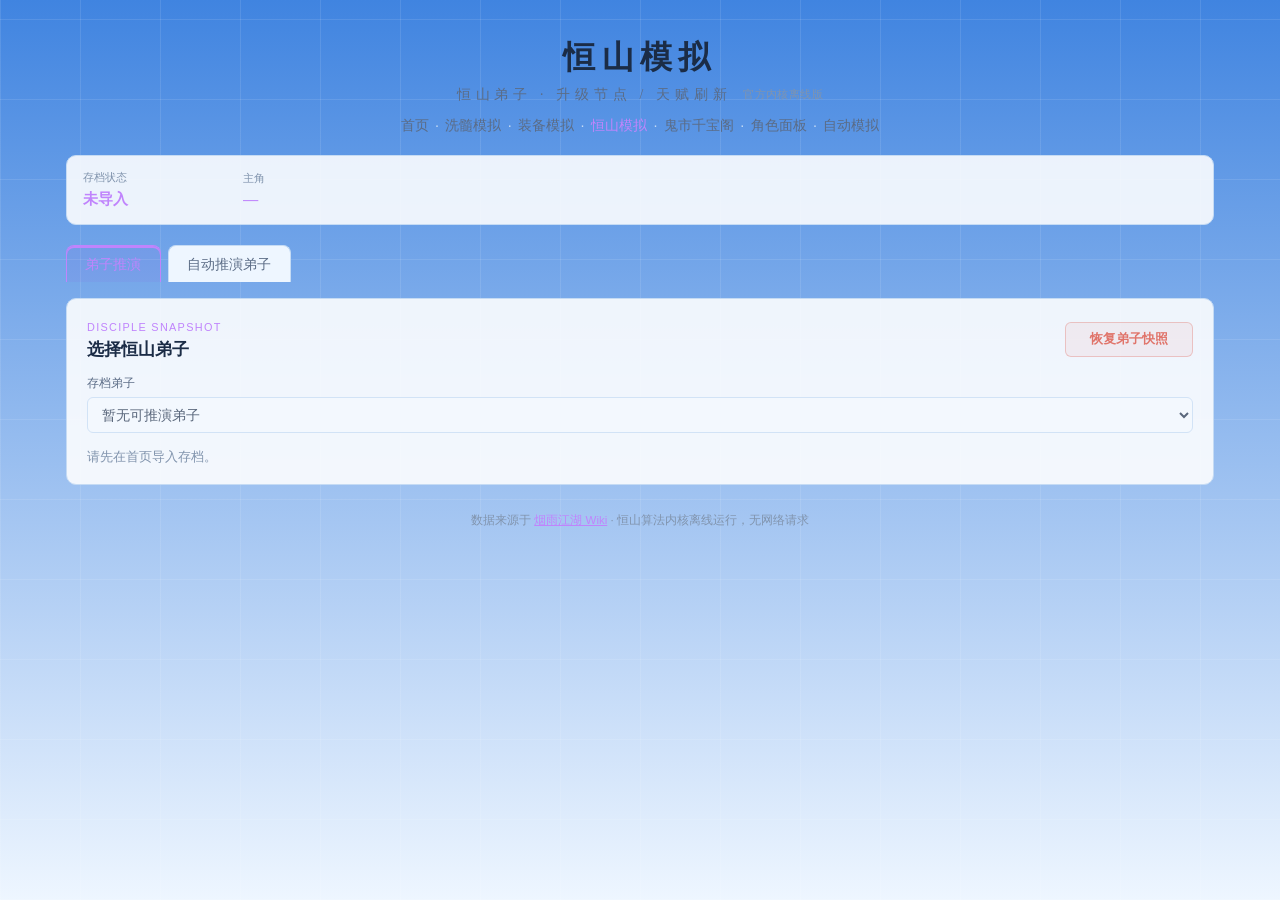
<file: web/hengshan/index.html>
<!DOCTYPE html>
<html lang="zh-CN" data-hengshan-view="manual">
<head>
    <meta charset="UTF-8">
    <meta name="viewport" content="width=device-width, initial-scale=1.0">
    <title>烟雨江湖 · 恒山模拟</title>
    <meta name="description" content="烟雨江湖恒山弟子升级与天赋刷新本地推演（官方内核离线版）">
    <link rel="stylesheet" href="../shared/simulator.css">
    <link rel="stylesheet" href="./hengshan.css?v=20261125milestone1">
    <style>
        .wasm-loading-overlay { position: fixed; inset: 0; z-index: 99; display: grid; place-items: center; background: rgba(10, 11, 16, 0.88); }
        .wasm-loading-dialog { max-width: 420px; padding: 1.4rem 1.6rem; border: 1px solid var(--border-accent, #3a2f57); border-radius: 10px; background: var(--bg-primary, #eaf2fd); text-align: center; }
        .wasm-loading-dialog h2 { margin: 0 0 0.6rem; color: var(--text-primary, #eee); font-family: var(--font-serif, serif); }
        .wasm-loading-status { margin: 0 0 0.4rem; color: var(--text-secondary, #5b6c86); }
        .wasm-loading-detail { margin: 0; color: var(--text-muted, #8a8578); font-size: 0.82rem; }
    </style>
</head>
<body>
    <div class="app-container hengshan-app">
        <header class="app-header">
            <h1>恒山模拟</h1>
            <p class="subtitle">恒山弟子 · 升级节点 / 天赋刷新 <span id="appVersion" class="app-version">官方内核离线版</span></p>
            <nav class="sim-nav">
                <a href="../index.html">首页</a><span class="nav-sep">·</span>
                <a href="../wash/index.html">洗髓模拟</a><span class="nav-sep">·</span>
                <a href="../equip/index.html">装备模拟</a><span class="nav-sep">·</span>
                <a href="../hengshan/index.html" class="active" aria-current="page">恒山模拟</a><span class="nav-sep">·</span>
                <a href="../guishi/index.html">鬼市千宝阁</a><span class="nav-sep">·</span><a href="../role/index.html">角色面板</a><span class="nav-sep">·</span>
                <a href="../auto/index.html">自动模拟</a>
            </nav>
        </header>

        <section class="archive-summary" aria-label="存档信息">
            <div class="archive-summary-info">
                <div class="archive-summary-item"><span>存档状态</span><strong id="saveStatus">未导入</strong></div>
                <div class="archive-summary-item"><span>主角</span><strong id="archiveMainRole">—</strong></div>
            </div>
            <!-- 这里原先有「导入数据 / 导出表格 / 重置网页」三个按钮，已按需求移除：
                 导入回首页即可，导出在离线版没有实现，重置约等于刷新。 -->
        </section>

        <main class="hengshan-main">
            <nav id="tabBar" class="hengshan-tabs" aria-label="恒山工具">
                <button type="button" class="is-active" data-hengshan-tool="manual">弟子推演</button>
                <button type="button" data-hengshan-tool="auto">自动推演弟子</button>
            </nav>

            <div class="hengshan-view" data-hengshan-view="manual">
            <section class="config-panel">
                <div class="panel-header">
                    <div><span class="hengshan-kicker">DISCIPLE SNAPSHOT</span><h2>选择恒山弟子</h2></div>
                    <button id="btnResetStudent" class="btn btn-reset" type="button" disabled>恢复弟子快照</button>
                </div>
                <div class="config-row">
                    <div class="config-group grow">
                        <label for="studentSelect">存档弟子</label>
                        <select id="studentSelect" disabled><option value="">导入含恒山弟子的存档后显示</option></select>
                    </div>
                </div>
                <p id="studentMessage" class="hengshan-message" role="status">当前存档尚未识别到恒山弟子。</p>
            </section>

            <section id="studentStatePanel" class="config-panel" hidden>
                <div class="student-state-grid">
                    <div><span>等级</span><strong id="studentLevel">—</strong></div>
                    <div><span>经验</span><strong id="studentExp">—</strong></div>
                    <div><span>每日修炼经验</span><strong id="studentDailyExp">—</strong></div>
                </div>
                <div id="studentTalents" class="student-talents"></div>
            </section>

            <section id="unlockPanel" class="config-panel" hidden>
                <div class="panel-header">
                    <div><span class="hengshan-kicker">LEVEL MILESTONE</span><h2>升级推演</h2></div>
                    <span class="evidence-badge is-verified">官方内核</span>
                </div>
                <p class="hengshan-ledger-note">每日修炼经验与升级曲线由官方 Rust 内核离线计算；40 / 80 级节点自动结算赠送天赋。所有操作只推进页面沙盒，导入存档不受影响。</p>
                <div id="unlockResult" class="unlock-result"></div>
                <div class="action-buttons">
                    <label for="upgradeExpAmount">本次经验</label>
                    <input id="upgradeExpAmount" type="number" min="1" max="1000000000" step="1" value="200">
                    <button id="btnAdvanceUnlock" class="btn btn-wash-gold" type="button">推进并应用</button>
                </div>

                <div class="day-advance-box">
                    <h3>连续升级推演</h3>
                    <p class="hengshan-ledger-note">推演天数留空 = 快进到下一节点（40 / 80 级）或满级，途中自动结算升级获得的赠予天赋。</p>
                    <div class="config-row refresh-config-row">
                        <div class="config-group grow">
                            <label for="dayAdvanceCount">推演天数（留空=到下一节点）</label>
                            <input id="dayAdvanceCount" type="number" min="0" max="20000" placeholder="留空自动">
                        </div>
                    </div>
                    <div class="day-advance-actions">
                        <button id="btnDaySimulate" class="btn btn-wash-gold" type="button">开始推演</button>
                        <button id="btnDayApply" class="btn btn-wash-custom" type="button" disabled>应用结果</button>
                    </div>
                    <div id="dayResult" class="day-result" aria-live="polite"></div>
                </div>
            </section>

            <section id="refreshPanel" class="config-panel" hidden>
                <div class="panel-header">
                    <div><span class="hengshan-kicker">TALENT REPLACEMENT</span><h2>指定槽位刷新</h2></div>
                    <span class="evidence-badge is-verified">官方内核</span>
                </div>
                <div class="config-row refresh-config-row">
                    <div class="config-group grow">
                        <label for="refreshSlot">刷新位置</label>
                        <select id="refreshSlot"></select>
                    </div>
                    <div class="config-group">
                        <label for="refreshAdvanceCount">刷新次数</label>
                        <input id="refreshAdvanceCount" type="number" min="1" max="1000" value="20">
                    </div>
                </div>
                <div class="action-buttons">
                    <button id="btnSimulateRefresh" class="btn btn-wash-custom" type="button">推演刷新序列</button>
                </div>
                <p id="refreshSummary" class="hengshan-message">设置次数后批量查看后续结果；点击任一行即可应用到该次推进。</p>
                <div class="refresh-table-wrap">
                    <table class="refresh-table">
                        <thead><tr><th>次数</th><th>抽中天赋</th><th>刷新后组合</th><th>操作</th></tr></thead>
                        <tbody id="refreshRows"><tr><td colspan="4">尚未推演</td></tr></tbody>
                    </table>
                </div>
                <div class="refresh-history-header">
                    <h3>本次会话操作记录</h3>
                    <span id="refreshHistoryCount">0 条</span>
                </div>
                <div class="refresh-table-wrap refresh-history-wrap">
                    <table class="refresh-table refresh-history-table">
                        <thead><tr><th>操作序号</th><th>刷新槽位</th><th>推进次数</th><th>最终抽中</th><th>应用后组合</th></tr></thead>
                        <tbody id="refreshHistoryRows"><tr><td colspan="5">暂无操作记录</td></tr></tbody>
                    </table>
                </div>
            </section>
            </div>

            <div class="hengshan-view" data-hengshan-view="auto" hidden>
            <section id="autoSimPanel" class="config-panel">
                <div class="panel-header">
                    <div><span class="hengshan-kicker">DISCIPLE AUTO ROUTE</span><h2>自动推演弟子</h2></div>
                    <button id="btnAutoSimReset" class="btn btn-reset" type="button">清空规则</button>
                </div>
                <p class="hengshan-ledger-note">设定"最多洗几次 + 目标天赋规则"，一键扫描商店候选（默认）或全部弟子；只给出"几级洗哪个槽、洗出什么天赋"的指令卡，凑不齐的直接淘汰、不占结果位。所有洗点由官方内核推算——没命中目标的试洗相当于回档 SL，不消耗次数预算。卡片里可能出现"抽到什么都行"的步骤，它要真花 1 次额度：<b>清障</b>＝目标被身上的同类天赋挡住、得先挪走（默认就会做）；<b>换运</b>＝目标没被挡、但这颗种子等不到，先洗一次换一组新结果（需勾选下方「允许清障 / 换运」，搜得更全但明显更慢）。</p>
                <div class="as-milestone-warning" role="note">
                    <strong>40 / 80 级是关键节点</strong>
                    <span>节点赠送会推进弟子种子，并影响后续全部天赋序列。实机必须严格按结果卡操作：路线写“升到 40 级获得 A”，就要准确落在 40 级并确认获得 A 后再继续，不能从 39 级直接跳到 41 级；80 级同理。跨级可能获得不同天赋并改变后续序列，自动推演不会把这类路线当作可执行结果。</span>
                </div>

                <div class="as-rule-grid">
                    <div class="config-group as-wash-group">
                        <label for="asMaxWashes">最多洗几次</label>
                        <input id="asMaxWashes" type="number" min="1" max="10" value="3">
                        <span class="as-hint">默认 3，可 1~10</span>
                    </div>
                    <div class="config-group grow">
                        <label>必出（必须出现的天赋）<span class="as-count" id="asMustCount">0</span></label>
                        <div id="asMustChips" class="as-chips"></div>
                    </div>
                    <div class="config-group grow">
                        <label>备选（M 选 N，N=<input id="asPickN" type="number" min="0" max="3" value="1">）<span class="as-count" id="asPickCount">0 选 1</span></label>
                        <div id="asPickChips" class="as-chips"></div>
                    </div>
                </div>

                <div class="as-mode-bar">
                    <span>点击下方天赋时的加入目标：</span>
                    <button id="asModeMust" class="btn is-active" type="button">① 必出</button>
                    <button id="asModePick" class="btn" type="button">② 备选</button>
                </div>

                <div class="as-tool-row">
                    <input id="asFilter" class="as-filter" type="search" placeholder="搜索天赋名（如：一臂之力）">
                    <select id="asScope" class="as-scope">
                        <option value="shop">扫描范围：商店候选</option>
                        <option value="future-shop">扫描范围：未来商店候选</option>
                        <option value="all">扫描范围：全部弟子</option>
                        <option value="enrolled">扫描范围：在册弟子</option>
                    </select>
                    <select id="asFutureShopDays" class="as-scope" aria-label="未来商店候选天数" hidden>
                        <option value="3">未来 3 天</option>
                        <option value="5" selected>未来 5 天</option>
                        <option value="10">未来 10 天</option>
                        <option value="30">未来 30 天</option>
                    </select>
                    <button id="btnAutoSimRun" class="btn btn-wash-gold" type="button">开始扫描</button>
                </div>
                <p class="as-scan-note">默认每天不使用免费刷新，因此每天按 5 名候选计算。</p>
                <label class="as-check"><input id="asSkipMax" type="checkbox" checked> 跳过已满级（100 级）弟子</label>
                <label class="as-check"><input id="asAllowSwap" type="checkbox"> 允许清障 / 换运（搜得更全，但明显更慢；那一步要真花 1 次洗的额度）</label>
                <p id="asRuleSummary" class="hengshan-message"></p>
                <p id="asValidate" class="hengshan-message"></p>

                <div id="asTalentGrid" class="as-grid"></div>

                <div id="asProgress" class="as-progress" aria-live="polite"></div>
                <div id="asResults" class="as-results"></div>
            </section>
            </div>
        </main>

        <footer class="app-footer"><p>数据来源于 <a href="https://wiki.biligame.com/yanyu/" target="_blank" rel="noopener">烟雨江湖 Wiki</a> · 恒山算法内核离线运行，无网络请求</p></footer>
    </div>
    <script src="../shared/hengshan_engine_b64.js"></script>
    <script src="../shared/hengshan_talent_data.js"></script>
    <script src="../shared/hengshan_shop_data.js"></script>
    <script src="../shared/hengshan_offline_boot.js"></script>
    <script src="../shared/algorithm_wasm_bridge.js"></script>
    <script src="../shared/wasm_algorithm_api.js"></script>
    <script src="../shared/pako.min.js"></script>
    <script src="../shared/sql-wasm.js"></script>
    <script src="../shared/sql-wasm-embed.js"></script>
    <script src="../shared/save_decrypt.js"></script>
    <script src="../shared/archive_state.js"></script>
    <script src="./hengshan.js?v=20260921a"></script>
    <script src="./hengshan_day_advance.js"></script>
    <script src="./hengshan_exp_input.js"></script>
    <script src="./hengshan_auto_sim.js?v=20261125milestone1"></script>
    <script src="./hengshan_shop_view.js"></script>
</body>
</html>
</file>
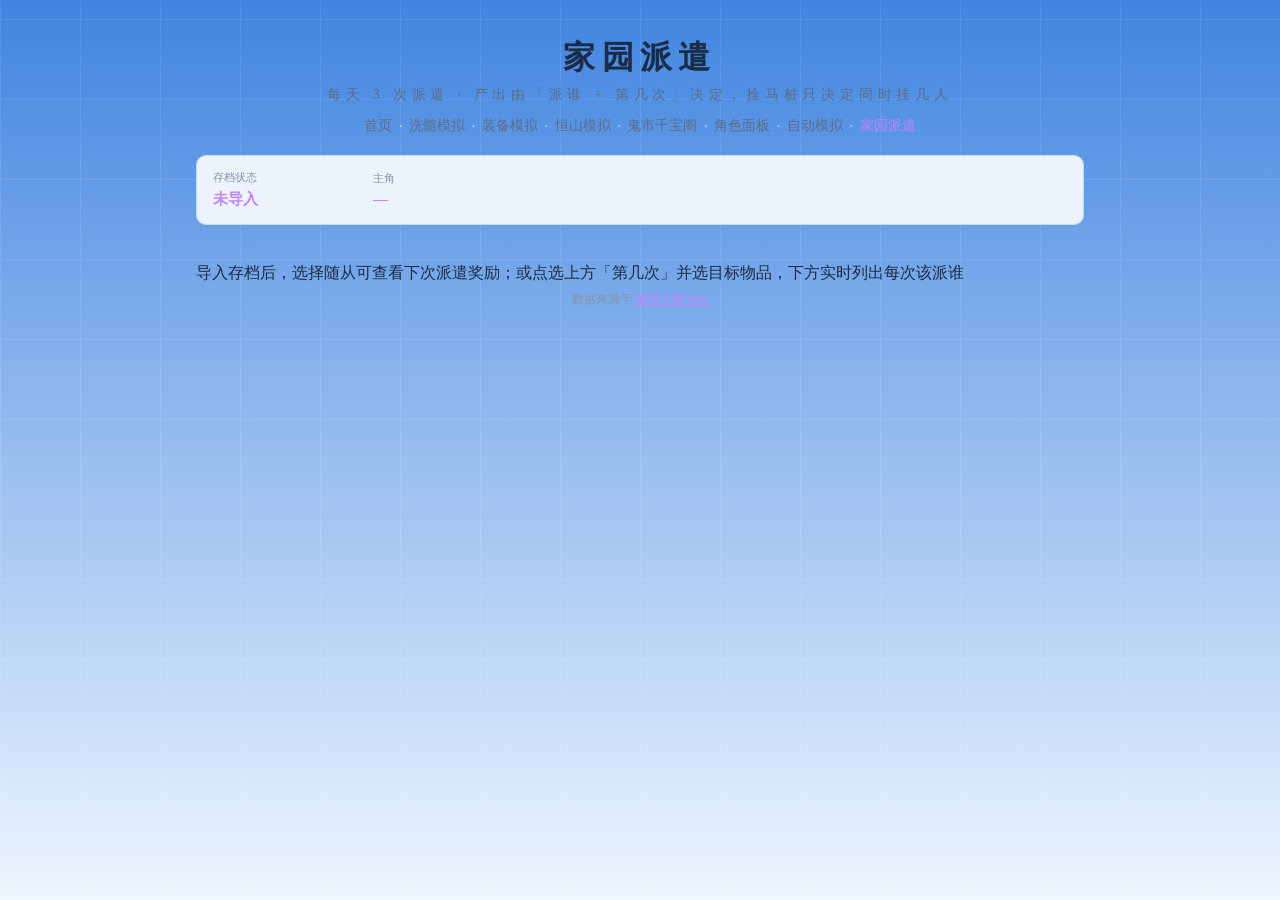
<file: web/homestead/index.html>
<!DOCTYPE html>
<html lang="zh-CN">

<head>
    <meta charset="UTF-8">
    <meta name="viewport" content="width=device-width, initial-scale=1.0">
    <title>烟雨江湖 · 家园派遣</title>
    <meta name="description" content="家园派遣推演：每天 3 次派遣，筛选鲁班 / 天工 / 木工手记">
    <link rel="stylesheet" href="../shared/simulator.css">
    <link rel="stylesheet" href="./homestead.css">
</head>

<body>
    <div class="app-container homestead-app">
        <header class="app-header">
            <h1>家园派遣</h1>
            <p class="subtitle">每天 3 次派遣 · 产出由「派谁 + 第几次」决定，拴马桩只决定同时挂几人</p>
            <nav class="sim-nav">
                <a href="../index.html">首页</a>
                <span class="nav-sep">·</span>
                <a href="../wash/index.html">洗髓模拟</a>
                <span class="nav-sep">·</span>
                <a href="../equip/index.html">装备模拟</a>
                <span class="nav-sep">·</span>
                <a href="../hengshan/index.html">恒山模拟</a>
                <span class="nav-sep">·</span>
                <a href="../guishi/index.html">鬼市千宝阁</a><span class="nav-sep">·</span><a href="../role/index.html">角色面板</a>
                <span class="nav-sep">·</span>
                <a href="../auto/index.html">自动模拟</a>
                <span class="nav-sep">·</span>
                <a href="./index.html" class="active" aria-current="page">家园派遣</a>
            </nav>
        </header>

        <section class="archive-summary" aria-label="存档信息">
            <div class="archive-summary-info">
                <div class="archive-summary-item">
                    <span>存档状态</span>
                    <strong id="saveStatus">未导入</strong>
                </div>
                <div class="archive-summary-item">
                    <span>主角</span>
                    <strong id="archiveMainRole">—</strong>
                </div>
            </div>
        </section>

        <p id="importMessage" class="archive-message" role="status"></p>

        <section class="config-panel" id="configPanel" hidden>
            <div class="config-row config-row-actions">
                <div class="config-group grow">
                    <label>选择随从</label>
                    <div class="select-with-btn">
                        <select id="roleSelect"></select>
                        <button id="btnView" class="btn btn-primary" type="button">下次派遣奖励</button>
                    </div>
                </div>
            </div>

            <div class="config-row config-row-actions">
                <div class="config-group">
                    <label>推演派遣次数（默认=今日还剩几次，每天上限 3 次）</label>
                    <div class="stepper">
                        <button type="button" id="countMinus" class="step-btn">−</button>
                        <input type="number" id="countInput" min="0" max="20" value="3" class="step-input">
                        <button type="button" id="countPlus" class="step-btn">＋</button>
                        <span class="step-hint">0 ~ 20（0 = 今日已派完；调大可跨日推演）</span>
                    </div>
                </div>
            </div>

            <div id="bookCalendar" class="book-calendar" hidden></div>
            <div id="horseCard" class="horse-card" hidden></div>

            <div id="itemPanel" class="item-panel"></div>

            <div id="autoResult" class="auto-result"></div>
            <p id="predictStatus" class="archive-message" role="status"></p>
        </section>

        <div id="dispatchModal" class="modal-mask" hidden>
            <div class="modal-card" role="dialog" aria-modal="true">
                <div class="modal-head">
                    <span id="dispatchModalRole"></span>
                    <button type="button" id="dispatchModalClose" class="modal-close" aria-label="关闭">×</button>
                </div>
                <div id="dispatchModalBody" class="modal-body"></div>
            </div>
        </div>

        <div id="dispatchEmpty" class="role-empty">导入存档后，选择随从可查看下次派遣奖励；或点选上方「第几次」并选目标物品，下方实时列出每次该派谁</div>

        <footer class="app-footer">
            <p>数据来源于 <a href="https://wiki.biligame.com/yanyu/" target="_blank" rel="noopener">烟雨江湖 Wiki</a></p>
        </footer>
    </div>

    <script src="../shared/pako.min.js"></script>
    <script src="../shared/save_decrypt.js"></script>
    <script src="../shared/archive_state.js"></script>
    <script src="./wasm_b64.js"></script>
    <script src="./engine.js"></script>
    <script src="./dispatch.js"></script>
</body>

</html>
</file>
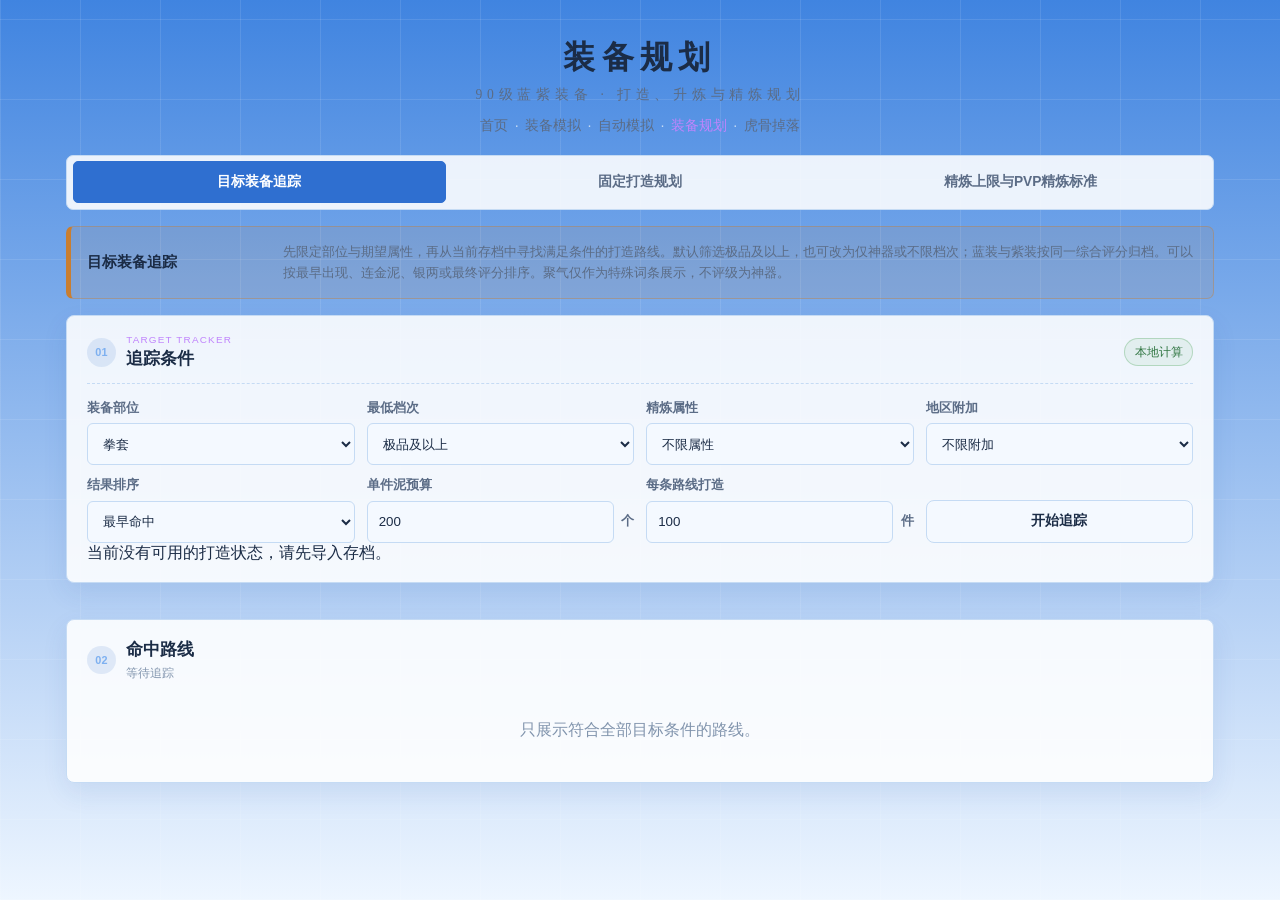
<file: web/planner/index.html>
<!DOCTYPE html>
<html lang="zh-CN">
<head>
    <meta charset="UTF-8">
    <meta name="viewport" content="width=device-width, initial-scale=1.0">
    <title>烟雨江湖 · 装备规划</title>
    <meta name="description" content="按连金泥预算规划90级蓝紫装备打造与精炼结果">
    <link rel="stylesheet" href="../shared/simulator.css">
    <link rel="stylesheet" href="./planner.css">
</head>
<body>
    <div class="app-container planner-app">
        <header class="app-header">
            <h1>装备规划</h1>
            <p class="subtitle">90级蓝紫装备 · 打造、升炼与精炼规划</p>
            <nav class="sim-nav">
                <a href="../index.html">首页</a><span class="nav-sep">·</span>
                <a href="../equip/index.html">装备模拟</a><span class="nav-sep">·</span>
                <a href="../auto/index.html">自动模拟</a><span class="nav-sep">·</span>
                <a href="./index.html" class="active" aria-current="page">装备规划</a><span class="nav-sep">·</span>
                <a href="../drop/index.html">虎骨掉落</a>
            </nav>
        </header>

        <div class="planner-tool-tabs" role="tablist" aria-label="装备规划子功能">
            <button class="planner-tool-tab is-active" type="button" role="tab" aria-selected="true" data-planner-tool="target">目标装备追踪</button>
            <button class="planner-tool-tab" type="button" role="tab" aria-selected="false" data-planner-tool="fixed">固定打造规划</button>
            <button class="planner-tool-tab" type="button" role="tab" aria-selected="false" data-planner-tool="standards">精炼上限与PVP精炼标准</button>
        </div>

        <main class="planner-main planner-tool-view" data-planner-view="fixed" hidden>
            <aside class="planner-intro planner-intro-fixed">
                <strong>固定打造规划</strong>
                <p>把每个地点与图纸都从当前存档的同一份打造状态独立起跑，列出指定件数内的蓝装候选，以及达到神器或极品的紫装。适合比较“现在去哪里、打造哪一件”最划算，不会连续推进不同路线之间的种子。</p>
            </aside>
            <section class="config-panel" aria-labelledby="plannerConfigTitle">
                <div class="feature-section-head">
                    <div><span class="section-step">01</span><div><small>EQUIPMENT PLANNER</small><h2 id="plannerConfigTitle">规划条件</h2></div></div>
                    <span class="local-badge">本地计算</span>
                </div>
                <div class="planner-config-grid">
                    <label>连金泥预算
                        <span class="input-with-unit"><input id="mudBudget" type="number" min="10" max="1000" value="200" inputmode="numeric"><span>个</span></span>
                    </label>
                    <label>每条路线打造
                        <span class="input-with-unit"><input id="craftCount" type="number" min="1" max="500" value="20" inputmode="numeric"><span>件</span></span>
                    </label>
                    <button id="btnPlan" class="btn btn-primary" type="button">开始规划</button>
                    <button id="btnCancel" class="btn btn-reset" type="button" hidden>计算完当前部位后停止</button>
                </div>
                <p class="field-hint">蓝装与紫装均纳入候选，并按精炼基础分与地区附加分综合评级；蓝装也可能达到极品或神器。泥预算包含升炼所需的10个连金泥和后续精炼实际消耗。每个地点与图纸均从当前存档的同一份打造状态独立推演。</p>
                <div id="planProgress" class="planner-progress" hidden aria-live="polite">
                    <div><span id="progressText">准备计算</span><strong id="progressPercent">0%</strong></div>
                    <div class="planner-progress-track"><span id="progressFill"></span></div>
                </div>
                <p id="planMessage" class="field-hint" role="status" aria-live="polite">载入存档后即可开始规划。</p>
            </section>

            <section class="result-panel planner-results-panel" aria-labelledby="plannerResultTitle">
                <div class="planner-result-head">
                    <div class="planner-title-wrap"><span class="section-step">02</span><div><h2 id="plannerResultTitle">神器与极品</h2><span id="resultMeta">等待规划</span></div></div>
                    <div class="planner-filters">
                        <label for="partFilter">部位</label>
                        <select id="partFilter">
                            <option value="all">全部部位</option>
                        </select>
                        <label for="propertyFilter">属性</label>
                        <select id="propertyFilter"><option value="all">全部属性</option></select>
                        <label class="attach-only"><input id="attachOnly" type="checkbox"><span>仅附加装备</span></label>
                    </div>
                </div>
                <div id="resultEmpty" class="result-empty">列出蓝装候选与达到神器或极品的紫装；蓝装不参与紫装评级，且实际泥耗不超过预算。</div>
                <div id="resultGroups" class="planner-result-groups" aria-live="polite"></div>
            </section>

            <section class="scoring-panel" aria-labelledby="scoringTitle">
                <div class="panel-title"><span class="section-step">03</span><h2 id="scoringTitle">评分口径</h2></div>
                <p><strong>最终分 = 精炼基础分 + 地区附加分。</strong>精炼基础分按同部位、同精炼属性统一参考上限计算，避免不同图纸各用不同分母而出现低数值反而高分；96分起为神器，91分起为极品。</p>
                <p>地区附加按战斗价值折算，合计最多加12分；例如2%免伤约加11分、69攻击约加6.1分、12臂力约加6.6分、10真元约加8.8分。最终分封顶100，结果卡分别列出基础分、附加分和最终分。</p>
                <p>聚气属于离散特殊词条，不单独参与神器/极品评级。蓝装保留蓝色品质标识，但精炼数值和地区附加与紫装使用同一套综合评分，达到阈值同样可评极品或神器。只列出实际总泥耗不超过预算的精炼方案。不同地点、图纸和部位均独立推演，不会修改存档或装备模拟背包。</p>
            </section>
        </main>

        <main class="planner-main planner-tool-view" data-planner-view="target">
            <aside class="planner-intro planner-intro-target">
                <strong>目标装备追踪</strong>
                <p>先限定部位与期望属性，再从当前存档中寻找满足条件的打造路线。默认筛选极品及以上，也可改为仅神器或不限档次；蓝装与紫装按同一综合评分归档。可以按最早出现、连金泥、银两或最终评分排序。聚气仅作为特殊词条展示，不评级为神器。</p>
            </aside>
            <section class="config-panel" aria-labelledby="targetConfigTitle">
                <div class="feature-section-head">
                    <div><span class="section-step">01</span><div><small>TARGET TRACKER</small><h2 id="targetConfigTitle">追踪条件</h2></div></div>
                    <span class="local-badge">本地计算</span>
                </div>
                <div class="target-config-grid">
                    <label>装备部位<select id="targetPart"></select></label>
                    <label>最低档次<select id="targetGrade"><option value="all">不限档次</option><option value="premium" selected>极品及以上</option><option value="artifact">仅神器</option></select></label>
                    <label>精炼属性<select id="targetRefineProp"><option value="all">不限属性</option></select></label>
                    <label>地区附加<select id="targetRegionProp"><option value="all">不限附加</option><option value="attached">任意地区附加</option></select></label>
                    <label>结果排序<select id="targetSort"><option value="earliest">最早命中</option><option value="mud">连金泥最少</option><option value="silver">银两最少</option><option value="score">最终评分最高</option></select></label>
                    <label>单件泥预算<span class="input-with-unit"><input id="targetMudBudget" type="number" min="10" max="1000" value="200" inputmode="numeric"><span>个</span></span></label>
                    <label>每条路线打造<span class="input-with-unit"><input id="targetCraftCount" type="number" min="1" max="500" value="100" inputmode="numeric"><span>件</span></span></label>
                    <button id="btnTargetPlan" class="btn btn-primary" type="button">开始追踪</button>
                    <button id="btnTargetCancel" class="btn btn-reset" type="button" hidden>计算完当前路线后停止</button>
                </div>
                <div id="targetProgress" class="planner-progress" hidden aria-live="polite">
                    <div><span id="targetProgressText">准备计算</span><strong id="targetProgressPercent">0%</strong></div>
                    <div class="planner-progress-track"><span id="targetProgressFill"></span></div>
                </div>
                <p id="targetMessage" class="field-hint" role="status" aria-live="polite">选择目标后开始追踪。</p>
            </section>
            <section class="result-panel planner-results-panel" aria-labelledby="targetResultTitle">
                <div class="planner-result-head">
                    <div class="planner-title-wrap"><span class="section-step">02</span><div><h2 id="targetResultTitle">命中路线</h2><span id="targetMeta">等待追踪</span></div></div>
                </div>
                <div id="targetEmpty" class="result-empty">只展示符合全部目标条件的路线。</div>
                <div id="targetResults" class="planner-cards" aria-live="polite"></div>
            </section>
        </main>

        <main class="planner-main planner-tool-view" data-planner-view="standards" hidden>
            <aside class="planner-intro planner-intro-standards">
                <strong>基础属性参考与精炼上限</strong>
                <p>按部位筛选并展开具体图纸查看，避免把不同图纸的上限混在一起。打造基础属性为配置推算参考；精炼为100级升炼后各图纸的词条理论上限，不代表实际序列必然可达。PVP标准图用于实战选装参考。</p>
            </aside>
            <section class="result-panel planner-results-panel" aria-labelledby="limitsTitle">
                <div class="limits-toolbar">
                    <div class="planner-title-wrap"><span class="section-step">01</span><div><h2 id="limitsTitle">按图纸查看属性参考与精炼上限</h2><span>每张图纸独立展示，不跨图纸取最高值</span></div></div>
                    <label for="limitsPartFilter">装备部位<select id="limitsPartFilter"></select></label>
                </div>
                <p class="limits-note">打造参考为该图纸90级基础配置×110%，不含强化、地区及首次材料附加，也不是纯打造词条完整上限。精炼按该图纸100级升炼配置分别计算三个词条的理论满值（125%×槽位系数1、0.75、0.5；点数属性逐槽取整）。</p>
                <div id="limitsDiagramGroups" class="limits-diagram-groups"></div>
            </section>
            <section class="result-panel planner-results-panel pvp-standard-panel" aria-labelledby="pvpStandardTitle">
                <div class="planner-title-wrap"><span class="section-step">02</span><div><h2 id="pvpStandardTitle">PVP精炼标准表</h2><span>实战选装参考</span></div></div>
                <figure class="pvp-standard-figure">
                    <img src="./pvp-refine-standards.png" alt="PVP精炼标准表，按部位和属性列出及格、良好、优秀、极品与神装标准">
                    <figcaption>来源：B站《丶索巴宰》</figcaption>
                </figure>
            </section>
        </main>
    </div>

    <script src="../shared/equip_data.js"></script>
    <script src="../shared/wasm_data.js"></script>
    <script src="../shared/core_glue.js"></script>
    <script src="../shared/pako.min.js"></script>
    <script src="../shared/sql-wasm.js"></script>
    <script src="../shared/sql-wasm-embed.js"></script>
    <script src="../shared/save_decrypt.js"></script>
    <script src="../shared/archive_state.js"></script>
    <script src="../shared/equip_auto_optimizer.js?v=20261127routefix1"></script>
    <script src="./planner.js?v=20261126tools1"></script>
</body>
</html>
</file>
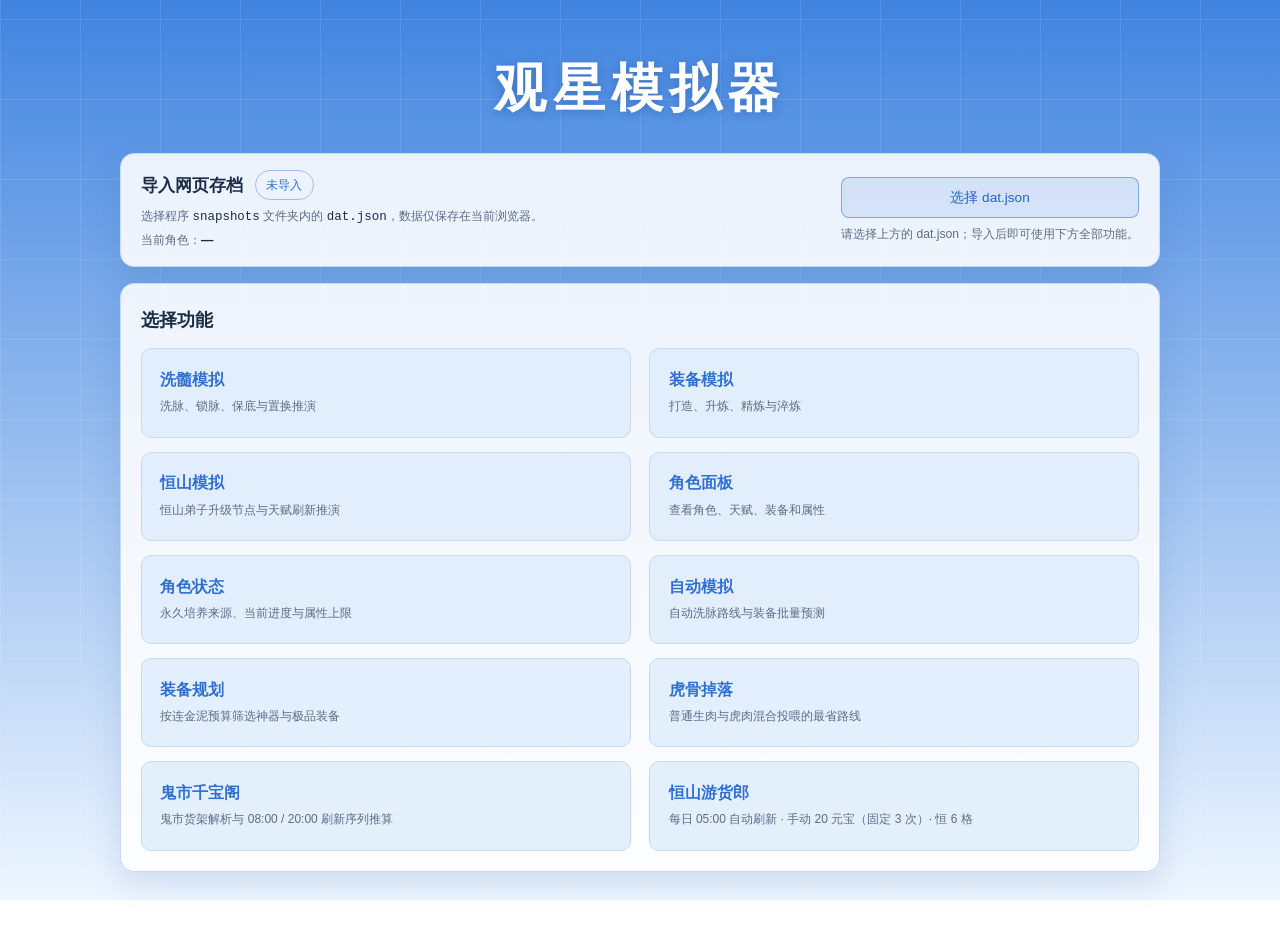
<file: web/txt-filter.html>
<!DOCTYPE html>
<html lang="zh-CN">
<head>
<meta charset="UTF-8">
<script>
/* 2026-09-15：本页已停用、入口关闭；直接输入地址访问会立即跳回首页。 */
location.replace('./index.html');
</script>
<meta name="viewport" content="width=device-width, initial-scale=1.0">
<title>置换序列筛选</title>
<style>
    :root {
        --bg: #14121c; --panel: #1e1a2a; --border: #3f3155;
        --purple: #8a5fd0; --purple-bright: #2f6fd0;
        --text: #e8e2f4; --text-dim: #9a8fb0;
        --green: #6fd074; --red: #ff7b7b;
    }
    * { box-sizing: border-box; }
    body { margin: 0; padding: 24px; background: var(--bg); color: var(--text);
        font-family: -apple-system, "PingFang SC", "Microsoft YaHei", sans-serif; line-height: 1.6; }
    .container { max-width: 920px; margin: 0 auto; }
    h1 { font-size: 1.4rem; color: var(--purple-bright); margin: 0 0 6px; }
    .subtitle { color: var(--text-dim); font-size: 0.85rem; margin-bottom: 20px; }
    .card { background: var(--panel); border: 1px solid var(--border); border-radius: 10px; padding: 18px; margin-bottom: 16px; }
    .card h2 { font-size: 1rem; margin: 0 0 12px; color: var(--purple-bright); }
    .dropzone { border: 2px dashed var(--border); border-radius: 8px; padding: 24px; text-align: center;
        color: var(--text-dim); cursor: pointer; transition: all 0.2s; }
    .dropzone:hover, .dropzone.dragover { border-color: var(--purple); color: var(--text); background: rgba(138,95,208,0.06); }
    .dropzone.loaded { border-style: solid; border-color: var(--green); color: var(--green); }

    .step { border: 1px solid var(--border); border-radius: 8px; padding: 12px; margin-bottom: 10px; background: #16121f; }
    .step-head { display: flex; align-items: center; gap: 10px; margin-bottom: 10px; }
    .step-head .step-title { font-weight: 600; color: var(--purple-bright); }
    .step-head .step-order { display: inline-flex; align-items: center; gap: 4px; }
    .step-head .step-order button { cursor: pointer; background: transparent; border: 1px solid var(--border);
        color: var(--text-dim); border-radius: 4px; padding: 2px 6px; font-size: 0.8rem; }
    .step-head select.step-type { padding: 6px 8px; border: 1px solid var(--border); border-radius: 5px;
        background: #201a30; color: var(--text); font-size: 0.85rem; }
    .step-head .step-del { cursor: pointer; color: var(--red); margin-left: auto; font-size: 1.1rem; }

    .step-body { display: flex; flex-wrap: wrap; gap: 8px; align-items: center; }
    .step-body select.purple { padding: 6px 8px; border: 1px solid var(--border); border-radius: 5px;
        background: #201a30; color: var(--text); font-size: 0.85rem; width: 140px; }
    .step-body .m-label { color: var(--text-dim); font-size: 0.8rem; margin-left: 8px; }
    .step-body select.m-val { padding: 6px 8px; border: 1px solid var(--border); border-radius: 5px;
        background: #201a30; color: var(--text); font-size: 0.85rem; width: 70px; }
    .step-body .add-purple { cursor: pointer; color: var(--purple-bright); font-size: 0.85rem; border: 1px dashed var(--border);
        padding: 4px 10px; border-radius: 5px; }
    .step-body .del-purple { cursor: pointer; color: var(--red); padding: 0 2px; }

    .btn { display: inline-block; padding: 10px 22px; border: none; border-radius: 6px;
        background: var(--purple); color: #fff; font-size: 0.95rem; cursor: pointer; transition: opacity 0.2s; margin-right: 8px; }
    .btn:hover { opacity: 0.9; }
    .btn:disabled { opacity: 0.4; cursor: not-allowed; }
    .btn.ghost { background: transparent; border: 1px solid var(--border); color: var(--text-dim); }
    .hint { font-size: 0.78rem; color: var(--text-dim); margin-top: 8px; }

    .funnel { list-style: none; margin: 0 0 16px; padding: 0; }
    .funnel li { padding: 8px 12px; border: 1px solid var(--border); border-radius: 6px; margin-bottom: 6px;
        background: rgba(75,46,98,0.2); font-size: 0.85rem; display: flex; justify-content: space-between; }
    .funnel li .step-desc { color: var(--text-dim); }
    .funnel li .step-count { color: var(--purple-bright); font-weight: 600; }
    .result-list { list-style: none; margin: 0; padding: 0; }
    .result-item { padding: 8px 12px; border: 1px solid var(--border); border-radius: 6px; margin-bottom: 8px;
        background: rgba(75,46,98,0.2); font-size: 0.85rem; word-break: break-all; }
    .result-item .n-badge { display: inline-block; background: var(--purple); color: #fff; border-radius: 4px;
        padding: 0 8px; font-weight: 600; margin-right: 8px; }
    .summary { color: var(--text-dim); font-size: 0.85rem; margin-bottom: 12px; }
    .summary strong { color: var(--purple-bright); }
    .empty { color: var(--text-dim); text-align: center; padding: 20px; }
</style>
</head>
<body>
<div class="container">
    <h1>置换序列筛选</h1>
    <p class="subtitle">漏斗式分步筛选：排除 → 全部包含 → n选m连续，逐步收窄</p>

    <div class="card">
        <h2>1. 加载 txt 文件</h2>
        <div class="dropzone" id="dropzone">拖拽 txt 文件到这里，或点击选择文件</div>
        <input type="file" id="fileInput" accept=".txt" style="display:none">
    </div>

    <div class="card">
        <h2>2. 筛选步骤（按顺序执行，像漏斗逐层收窄）</h2>
        <div id="stepList"></div>
        <button class="btn ghost" id="addStepBtn" type="button">+ 添加步骤</button>
        <div class="hint">
            步骤类型：<b>排除</b>=出现即淘汰 · <b>全部包含</b>=指定的每个紫脉都必须出现（顺序无所谓） · <b>n选m连续</b>=存在连续M个（都在指定紫脉里、互不相同）。
            每步可增删紫脉、调整顺序。序列文件由洗髓页「置换脉序查找」里的「下载全部序列（0..N）」导出。
        </div>
    </div>

    <div class="card">
        <button class="btn" id="scanBtn" disabled>扫描</button>
    </div>

    <div class="card" id="resultCard" style="display:none">
        <h2>筛选漏斗</h2>
        <ul class="funnel" id="funnel"></ul>
        <h2>最终结果</h2>
        <div class="summary" id="summary"></div>
        <ul class="result-list" id="resultList"></ul>
    </div>
</div>

<script src="./shared/exchange_sequence_filter.js?v=20260926filter3"></script>
<script>
(function () {
    // 解析与判定复用共享模块：洗髓页的「在线筛选」也用同一套，避免两处各写一份
    var FILTER = window.ExchangeSequenceFilter;
    var PURPLE_NAMES = FILTER ? FILTER.purpleNames() : [];

    var dropzone = document.getElementById('dropzone');
    var fileInput = document.getElementById('fileInput');
    var scanBtn = document.getElementById('scanBtn');
    var resultCard = document.getElementById('resultCard');
    var resultList = document.getElementById('resultList');
    var summary = document.getElementById('summary');
    var funnel = document.getElementById('funnel');
    var stepList = document.getElementById('stepList');
    var addStepBtn = document.getElementById('addStepBtn');

    var fileContent = '';

    function createPurpleSelect() {
        var sel = document.createElement('select');
        sel.className = 'purple';
        var emptyOpt = document.createElement('option');
        emptyOpt.value = '';
        emptyOpt.textContent = '选择紫脉';
        sel.appendChild(emptyOpt);
        PURPLE_NAMES.forEach(function (name) {
            var opt = document.createElement('option');
            opt.value = name;
            opt.textContent = name;
            sel.appendChild(opt);
        });
        sel.addEventListener('change', updateScanButton);
        return sel;
    }

    // 创建一个筛选步骤
    function createStep() {
        var step = document.createElement('div');
        step.className = 'step';

        var head = document.createElement('div');
        head.className = 'step-head';
        var order = document.createElement('span');
        order.className = 'step-order';
        var upBtn = document.createElement('button');
        upBtn.textContent = '↑';
        var downBtn = document.createElement('button');
        downBtn.textContent = '↓';
        order.appendChild(upBtn);
        order.appendChild(downBtn);
        var title = document.createElement('span');
        title.className = 'step-title';
        var typeSel = document.createElement('select');
        typeSel.className = 'step-type';
        [['exclude', '排除'], ['one', '全部包含'], ['nm', 'n选m连续']].forEach(function (it) {
            var opt = document.createElement('option');
            opt.value = it[0];
            opt.textContent = it[1];
            typeSel.appendChild(opt);
        });
        var del = document.createElement('span');
        del.className = 'step-del';
        del.textContent = '×';

        head.appendChild(order);
        head.appendChild(title);
        head.appendChild(typeSel);
        head.appendChild(del);

        var body = document.createElement('div');
        body.className = 'step-body';
        var mLabel = document.createElement('span');
        mLabel.className = 'm-label';
        mLabel.textContent = '连续M：';
        mLabel.style.display = 'none';
        var mVal = document.createElement('select');
        mVal.className = 'm-val';
        [2, 3, 4, 5, 6].forEach(function (v) {
            var opt = document.createElement('option');
            opt.value = v;
            opt.textContent = v;
            mVal.appendChild(opt);
        });
        mVal.value = '2';
        mVal.style.display = 'none';

        body.appendChild(mLabel);
        body.appendChild(mVal);

        var addPurple = document.createElement('span');
        addPurple.className = 'add-purple';
        addPurple.textContent = '+ 紫脉';

        function addPurpleSel() {
            var sel = createPurpleSelect();
            var rem = document.createElement('span');
            rem.className = 'del-purple';
            rem.textContent = '×';
            rem.addEventListener('click', function () { sel.remove(); rem.remove(); updateScanButton(); });
            body.appendChild(sel);
            body.appendChild(rem);
            updateScanButton();
        }
        addPurple.addEventListener('click', addPurpleSel);

        body.appendChild(addPurple);

        function syncType() {
            var t = typeSel.value;
            title.textContent = t === 'exclude' ? '排除' : (t === 'one' ? '全部包含' : 'n选m连续');
            var showM = t === 'nm';
            mLabel.style.display = showM ? '' : 'none';
            mVal.style.display = showM ? '' : 'none';
            updateScanButton();
        }
        typeSel.addEventListener('change', syncType);

        upBtn.addEventListener('click', function () {
            var prev = step.previousElementSibling;
            if (prev && prev.classList.contains('step')) stepList.insertBefore(step, prev);
        });
        downBtn.addEventListener('click', function () {
            var next = step.nextElementSibling;
            if (next && next.classList.contains('step')) stepList.insertBefore(next, step);
        });
        del.addEventListener('click', function () { step.remove(); updateScanButton(); });

        step.appendChild(head);
        step.appendChild(body);
        syncType();

        addPurpleSel();
        addPurpleSel();
        return step;
    }

    addStepBtn.addEventListener('click', function () { stepList.appendChild(createStep()); });

    // 读取一个步骤的配置
    function readStep(step) {
        var type = step.querySelector('.step-type').value;
        var purples = [];
        step.querySelectorAll('select.purple').forEach(function (sel) {
            if (sel.value && purples.indexOf(sel.value) === -1) purples.push(sel.value);
        });
        var m = type === 'nm' ? (parseInt(step.querySelector('.m-val').value, 10) || 2) : null;
        return { type: type, purples: purples, m: m };
    }

    function updateScanButton() {
        scanBtn.disabled = !fileContent;
    }

    // 文本到手就统一走这里
    function applyText(text, label) {
        fileContent = String(text || '');
        dropzone.textContent = label ? ('已加载：' + label) : '已加载序列';
        dropzone.classList.add('loaded');
        updateScanButton();
        if (!scanBtn.disabled) scanBtn.click();   // 载入即扫，不用手点
    }

    dropzone.addEventListener('click', function () { fileInput.click(); });
    fileInput.addEventListener('change', function (e) { if (e.target.files[0]) readFile(e.target.files[0]); });
    dropzone.addEventListener('dragover', function (e) { e.preventDefault(); dropzone.classList.add('dragover'); });
    dropzone.addEventListener('dragleave', function () { dropzone.classList.remove('dragover'); });
    dropzone.addEventListener('drop', function (e) { e.preventDefault(); dropzone.classList.remove('dragover'); if (e.dataTransfer.files[0]) readFile(e.dataTransfer.files[0]); });

    function readFile(file) {
        var reader = new FileReader();
        reader.onload = function () { applyText(reader.result, file.name); };
        reader.readAsText(file, 'utf-8');
    }

    scanBtn.addEventListener('click', function () {
        if (!fileContent || !FILTER) return;
        var steps = [];
        stepList.querySelectorAll('.step').forEach(function (st) { steps.push(readStep(st)); });
        // 无筛选步骤也继续往下走：直接展示全部去重序列

        var parsed = FILTER.parseText(fileContent);
        var result = FILTER.runFunnel(parsed.records, steps, parsed.dupCount);

        resultCard.style.display = 'block';
        funnel.innerHTML = result.funnel.map(function (row) {
            return '<li><span class="step-desc">' + row.desc + '</span><span class="step-count">' + row.count + '</span></li>';
        }).join('');
        if (!result.hits.length) {
            summary.innerHTML = '最终无匹配结果';
            resultList.innerHTML = '<li class="empty">无匹配结果</li>';
            return;
        }
        summary.innerHTML = '最终 <strong>' + result.hits.length + '</strong> 条序列命中';
        resultList.innerHTML = result.hits.map(function (m) {
            return '<li class="result-item"><span class="n-badge">n=' + m.n + '</span>' + m.names.join(' · ') + '</li>';
        }).join('');
    });
})();
</script>
</body>
</html>
</file>
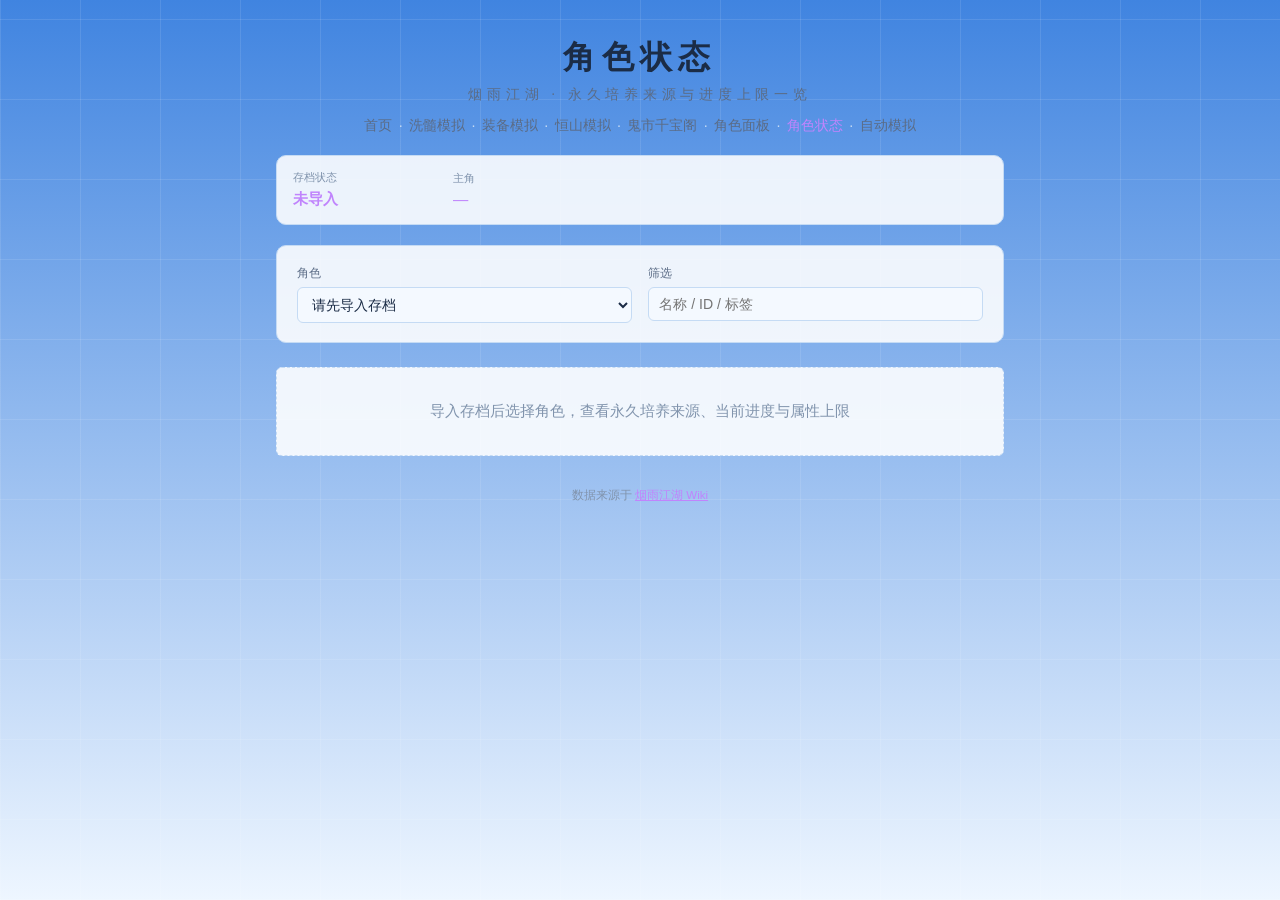
<file: web/role/status.html>
<!DOCTYPE html>
<html lang="zh-CN">
<head>
    <meta charset="UTF-8">
    <meta name="viewport" content="width=device-width, initial-scale=1.0">
    <title>烟雨江湖 · 角色状态</title>
    <meta name="description" content="烟雨江湖角色状态：永久培养来源、当前进度与属性上限">
    <link rel="stylesheet" href="../shared/simulator.css">
    <link rel="stylesheet" href="./status.css">
</head>
<body>
    <div class="app-container role-app">
        <header class="app-header">
            <h1>角色状态</h1>
            <p class="subtitle">烟雨江湖 · 永久培养来源与进度上限一览</p>
            <nav class="sim-nav">
                <a href="../index.html">首页</a>
                <span class="nav-sep">·</span>
                <a href="../wash/index.html">洗髓模拟</a>
                <span class="nav-sep">·</span>
                <a href="../equip/index.html">装备模拟</a>
                <span class="nav-sep">·</span>
                <a href="../hengshan/index.html">恒山模拟</a>
                <span class="nav-sep">·</span>
                <a href="../guishi/index.html">鬼市千宝阁</a><span class="nav-sep">·</span><a href="./index.html">角色面板</a>
                <span class="nav-sep">·</span>
                <a href="./status.html" class="active" aria-current="page">角色状态</a>
                <span class="nav-sep">·</span>
                <a href="../auto/index.html">自动模拟</a>
            </nav>
        </header>

        <section class="archive-summary" aria-label="存档信息">
            <div class="archive-summary-info">
                <div class="archive-summary-item">
                    <span>存档状态</span>
                    <strong id="saveStatus">未导入</strong>
                </div>
                <div class="archive-summary-item">
                    <span>主角</span>
                    <strong id="archiveMainRole">—</strong>
                </div>
            </div>

        </section>
<section class="config-panel">
            <div class="config-row" id="roleSelectRow" hidden>
                <div class="config-group grow">
                    <label>角色</label>
                    <div class="select-with-btn">
                        <select id="roleSelect">
                            <option value="">请先导入存档</option>
                        </select>
                    </div>
                </div>
                <div class="config-group grow">
                    <label>筛选</label>
                    <input type="search" id="roleFilter" placeholder="名称 / ID / 标签" autocomplete="off">
                </div>
            </div>
        </section>

        <div id="roleStatusEmpty" class="role-status-empty">导入存档后选择角色，查看永久培养来源、当前进度与属性上限</div>

        <main id="roleStatusPanel" class="role-status-panel" hidden>
            <div id="roleStatus" class="role-status-groups"></div>
        </main>

        <footer class="app-footer">
            <p>数据来源于 <a href="https://wiki.biligame.com/yanyu/" target="_blank" rel="noopener">烟雨江湖 Wiki</a></p>
        </footer>
    </div>


    <script src="../shared/pako.min.js"></script>
    <script src="../shared/save_decrypt.js"></script>
    <script src="../shared/archive_state.js"></script>
    <script src="../shared/role_status_data.js"></script>
    <script src="./status.js"></script>
</body>
</html>
</file>
<file: web/home.css>
:root {
    --bg: #eef6ff;
    --panel: rgba(255, 255, 255, 0.88);
    --panel-soft: rgba(226, 238, 252, 0.92);
    --border: #c5dbf4;
    --text: #1b2c46;
    --muted: #5b6c86;
    --purple: #2f6fd0;
    --green: #2e9e5b;
    --danger: #d9534f;
    --font-serif: "Noto Serif SC", serif;
    --font-sans: "Noto Sans SC", sans-serif;
}

* { box-sizing: border-box; margin: 0; padding: 0; }

body {
    min-height: 100vh;
    background:
        repeating-linear-gradient(0deg, rgba(255, 255, 255, 0.10) 0 1px, transparent 1px 80px),
        repeating-linear-gradient(90deg, rgba(255, 255, 255, 0.10) 0 1px, transparent 1px 80px),
        linear-gradient(180deg, #4084e0 0%, #eef6ff 100%);
    background-attachment: fixed;
    color: var(--text);
    font-family: var(--font-sans);
}

.home-shell { width: min(1040px, calc(100% - 2rem)); margin: 0 auto; padding: 3rem 0; }
.home-header { position: relative; margin-bottom: 1.5rem; text-align: center; }
.home-title-row { display: flex; align-items: baseline; justify-content: center; gap: 0.8rem; }
.home-header h1 { margin: 0.35rem 0; color: #fff; font-family: var(--font-serif); font-size: clamp(2rem, 5vw, 3.25rem); letter-spacing: 0.12em; text-shadow: 0 2px 10px rgba(24, 64, 132, 0.35); }
.home-version { color: #fff; font-size: 1rem; font-weight: 600; white-space: nowrap; text-shadow: 0 1px 6px rgba(24, 64, 132, 0.3); }

.archive-import-panel { display: grid; grid-template-columns: minmax(0, 1fr) auto; align-items: center; gap: 1.25rem; margin-bottom: 1rem; padding: 1rem 1.25rem; border: 1px solid var(--border); border-radius: 14px; background: var(--panel); box-shadow: 0 12px 32px rgba(38, 82, 152, 0.14); }
.archive-import-heading { display: flex; align-items: center; gap: 0.75rem; }
.archive-import-heading h2 { font-family: var(--font-serif); font-size: 1.05rem; }
.archive-import-copy > p { margin-top: 0.4rem; color: var(--muted); font-size: 0.78rem; line-height: 1.55; }
.archive-import-copy code { color: var(--text); font-family: ui-monospace, "SFMono-Regular", Consolas, monospace; }
.archive-import-copy .archive-import-role { margin-top: 0.25rem; }
.archive-import-role strong { color: var(--text); }
.archive-import-actions { min-width: 10.5rem; text-align: center; }
.archive-import-button { width: 100%; font-weight: 650; }
.archive-import-button:focus-within { outline: 2px solid rgba(47, 111, 208, 0.45); outline-offset: 2px; }
.archive-import-actions .home-message { min-height: 1.1rem; margin-top: 0.45rem; }

.home-grid { display: grid; grid-template-columns: 1fr; gap: 1rem; }
.home-panel { margin-bottom: 1rem; padding: 1.25rem; border: 1px solid var(--border); border-radius: 14px; background: var(--panel); box-shadow: 0 12px 32px rgba(38, 82, 152, 0.14); }
.panel-heading { display: flex; align-items: flex-start; justify-content: space-between; gap: 1rem; }
.panel-heading h2 { margin-top: 0.18rem; font-family: var(--font-serif); font-size: 1.15rem; }
.status-badge { padding: 0.35rem 0.65rem; border: 1px solid rgba(47, 111, 208, 0.4); border-radius: 999px; color: var(--purple); font-size: 0.78rem; }
.home-main-role { display: flex; align-items: center; justify-content: space-between; margin: 1rem 0; padding: 0.8rem; border-radius: 9px; background: var(--panel-soft); }
.home-main-role span { color: var(--muted); font-size: 0.78rem; }
.home-main-role strong { color: var(--text); font-family: var(--font-serif); }

.save-version-label { display: flex; align-items: center; justify-content: space-between; gap: 1rem; color: var(--muted); font-size: 0.8rem; }
.save-version-label[hidden] { display: none; }
.save-version-select { flex: 1; min-width: 0; padding: 0.48rem 0.6rem; border: 1px solid var(--border); border-radius: 7px; background: var(--bg); color: var(--text); font: inherit; }
.web-license-label { display: grid; gap: 0.45rem; margin-top: 0.85rem; color: var(--muted); font-size: 0.8rem; }
.web-license-label[hidden] { display: none; }
.web-license-input { width: 100%; padding: 0.62rem 0.7rem; border: 1px solid var(--border); border-radius: 7px; background: var(--bg); color: var(--text); font: inherit; }
.web-license-input:focus { border-color: rgba(47, 111, 208, 0.7); outline: none; }
.home-actions { display: flex; gap: 0.75rem; margin-top: 1rem; }
.btn { display: inline-flex; align-items: center; justify-content: center; min-height: 2.55rem; padding: 0.65rem 1rem; border: 1px solid transparent; border-radius: 8px; cursor: pointer; color: var(--text); font: 500 0.85rem var(--font-sans); text-decoration: none; transition: transform 0.15s, border-color 0.15s, background 0.15s; }
.btn:hover { transform: translateY(-1px); }
.btn-primary { border-color: rgba(47, 111, 208, 0.5); background: rgba(47, 111, 208, 0.12); color: #2563c4; }
.btn-secondary { border-color: var(--border); background: transparent; color: var(--muted); }
.home-message { min-height: 1.5rem; margin-top: 0.8rem; color: var(--muted); font-size: 0.76rem; line-height: 1.5; }
.home-message.is-success { color: var(--green); }
.home-message.is-error { color: var(--danger); }

.exporter-panel { display: flex; flex-direction: column; }
.exporter-panel > p { margin: 1rem 0; color: var(--muted); font-size: 0.8rem; line-height: 1.6; }
.exporter-download { width: 100%; margin-top: auto; }
.exporter-download[hidden] { display: none; }
.module-grid { display: grid; grid-template-columns: repeat(2, minmax(0, 1fr)); grid-auto-rows: 5.6rem; align-items: stretch; gap: 0.85rem 1.15rem; margin-top: 1rem; }
.module-card { display: flex; flex-direction: column; justify-content: center; width: 100%; min-width: 0; height: 100%; min-height: 0; gap: 0.38rem; padding: 0.85rem 1.15rem; border: 1px solid var(--border); border-radius: 10px; background: var(--panel-soft); color: var(--text); text-decoration: none; transition: transform 0.15s, border-color 0.15s, background 0.15s; }
.module-card:hover { transform: translateY(-2px); border-color: rgba(47, 111, 208, 0.55); background: rgba(47, 111, 208, 0.08); }
.module-card strong { display: block; color: var(--purple); font-family: var(--font-serif); font-size: 0.98rem; }
.module-card span { color: var(--muted); font-size: 0.75rem; line-height: 1.55; }

.changelog-panel { max-height: 34rem; overflow-y: auto; scrollbar-color: var(--border) transparent; }
.changelog-header { display: flex; align-items: flex-end; justify-content: space-between; padding-bottom: 0.75rem; border-bottom: 1px solid var(--border); }
.changelog-header h2 { font-family: var(--font-serif); font-size: 1.15rem; }
.changelog-kicker { color: var(--muted); font-size: 0.7rem; letter-spacing: 0.12em; }
.changelog-entry { padding: 1rem 0 0.25rem; }
.changelog-entry + .changelog-entry { margin-top: 0.75rem; border-top: 1px solid var(--border); }
.changelog-entry.is-current { margin-top: 0.85rem; padding: 0.9rem; border: 1px solid rgba(47, 111, 208, 0.35); border-radius: 10px; background: rgba(47, 111, 208, 0.06); }
.changelog-meta { display: flex; align-items: baseline; justify-content: space-between; gap: 1rem; }
.changelog-meta h3 { color: var(--purple); font-family: var(--font-serif); }
.changelog-meta time { color: var(--muted); font-size: 0.7rem; }
.changelog-entry ul { margin: 0.6rem 0 0 1.2rem; color: var(--muted); font-size: 0.78rem; line-height: 1.65; }
.changelog-entry li + li { margin-top: 0.3rem; }
.changelog-entry li::marker { color: var(--purple); }
.app-footer { padding: 0.5rem 0 1.5rem; color: var(--muted); font-size: 0.72rem; text-align: center; }
.app-footer a { color: var(--purple); }

@media (max-width: 760px) {
    .home-shell { width: min(100% - 1rem, 1040px); padding: 1.5rem 0; }
    .home-grid { grid-template-columns: 1fr; }
    .archive-import-panel { grid-template-columns: 1fr; gap: 0.85rem; }
    .archive-import-actions { width: 100%; }
}

@media (max-width: 460px) {
    .home-header h1 { letter-spacing: 0.06em; }
    .home-title-row { gap: 0.55rem; }
    .home-version { font-size: 0.9rem; }
    .home-panel { padding: 1rem; }
    .home-actions, .save-version-label { align-items: stretch; flex-direction: column; }
    .save-version-select { width: 100%; }
    .module-grid { grid-template-columns: 1fr; }
    .module-grid { grid-auto-rows: minmax(4.8rem, auto); }
    .module-card { min-height: 4.8rem; }
}
</file>
<file: web/shared/simulator.css>
:root {
    --bg-primary: #eef6ff;
    --bg-secondary: #f4f9ff;
    --bg-card: rgba(255, 255, 255, 0.88);
    --bg-card-hover: rgba(255, 255, 255, 0.97);
    --border-color: #c5dbf4;
    --border-accent: #9fc2ea;
    --text-primary: #1b2c46;
    --text-secondary: #5b6c86;
    --text-muted: #8194ad;
    --accent: #2f6fd0;
    --white: #7c8798;
    --white-dim: #b7c1cf;
    --green: #5fad6a;
    --green-bright: #86d492;
    --blue: #5b8fd4;
    --blue-bright: #7eb0f0;
    --purple: #9b6bc9;
    --purple-bright: #c084fc;
    --red: #e0746a;

    --font-serif: 'Noto Serif SC', 'STSong', 'SimSun', serif;
    --font-sans: 'Noto Sans SC', 'Microsoft YaHei', sans-serif;
}

* {
    margin: 0;
    padding: 0;
    box-sizing: border-box;
}

html {
    font-size: 16px;
}

body {
    font-family: var(--font-sans);
    background:
        repeating-linear-gradient(0deg, rgba(255, 255, 255, 0.10) 0 1px, transparent 1px 80px),
        repeating-linear-gradient(90deg, rgba(255, 255, 255, 0.10) 0 1px, transparent 1px 80px),
        linear-gradient(180deg, #4084e0 0%, #eef6ff 100%);
    background-attachment: fixed;
    color: var(--text-primary);
    min-height: 100vh;
}

body.modal-open {
    overflow: hidden;
}

.app-container {
    max-width: 760px;
    margin: 0 auto;
    padding: 0 1rem 2rem;
}

.save-sidebar {
    position: fixed;
    top: 7.5rem;
    left: clamp(1rem, 3vw, 4rem);
    z-index: 20;
    width: 240px;
    padding: 1rem;
    background: rgba(255, 255, 255, 0.9);
    border: 1px solid var(--border-color);
    border-radius: 10px;
    box-shadow: 0 16px 40px rgba(38, 82, 152, 0.15);
    backdrop-filter: blur(10px);
}

.save-sidebar-head {
    margin-bottom: 0.55rem;
    color: var(--text-secondary);
    font-size: 0.75rem;
}

.save-sidebar-status {
    min-height: 2.5rem;
    margin-bottom: 0.75rem;
    color: var(--purple-bright);
    font-family: var(--font-serif);
    font-size: 0.95rem;
    font-weight: 700;
    line-height: 1.45;
    overflow-wrap: anywhere;
}

.save-sidebar-import {
    width: 100%;
}

.save-version-label {
    display: flex;
    align-items: center;
    justify-content: space-between;
    gap: 0.65rem;
    margin-bottom: 0.75rem;
    color: var(--text-secondary);
    font-size: 0.78rem;
}

.save-version-select {
    min-width: 7.5rem;
    padding: 0.35rem 0.45rem;
    border: 1px solid var(--border-color);
    border-radius: 6px;
    background: var(--bg-secondary);
    color: var(--text-primary);
    font: inherit;
}

.save-sidebar-download {
    width: 100%;
    margin-top: 0.55rem;
    border-color: rgba(155, 107, 201, 0.45);
    background: rgba(155, 107, 201, 0.1);
    color: var(--purple-bright);
    text-decoration: none;
}

.save-sidebar-download[hidden] {
    display: none;
}

.save-sidebar-download:hover {
    border-color: var(--purple-bright);
    background: rgba(155, 107, 201, 0.18);
}

.save-sidebar-hint {
    margin-top: 0.65rem;
    color: var(--text-muted);
    font-size: 0.7rem;
    line-height: 1.5;
}

.changelog-sidebar {
    position: fixed;
    top: 7.5rem;
    right: clamp(1rem, 3vw, 4rem);
    z-index: 15;
    width: 240px;
    height: 24rem;
    max-height: calc(100vh - 9rem);
    padding: 1rem;
    overflow-y: auto;
    overscroll-behavior: contain;
    background: rgba(255, 255, 255, 0.9);
    border: 1px solid var(--border-color);
    border-radius: 10px;
    box-shadow: 0 16px 40px rgba(38, 82, 152, 0.15);
    backdrop-filter: blur(10px);
    scrollbar-color: var(--border-accent) transparent;
    scrollbar-width: thin;
}

.changelog-header {
    display: flex;
    align-items: flex-end;
    justify-content: space-between;
    gap: 0.75rem;
    padding-bottom: 0.75rem;
    border-bottom: 1px solid var(--border-color);
}

.changelog-header h2 {
    font-family: var(--font-serif);
    font-size: 1.05rem;
    letter-spacing: 0.08em;
}

.changelog-kicker {
    color: var(--text-muted);
    font-size: 0.68rem;
    letter-spacing: 0.08em;
}

.changelog-entry {
    padding: 0.85rem 0 0.15rem;
}

.changelog-entry + .changelog-entry {
    margin-top: 0.7rem;
    border-top: 1px solid var(--border-color);
}

.changelog-entry.is-current {
    margin: 0.75rem -0.45rem 0;
    padding: 0.75rem 0.45rem 0.2rem;
    border: 1px solid rgba(155, 107, 201, 0.35);
    border-radius: 8px;
    background: linear-gradient(135deg, rgba(155, 107, 201, 0.13), rgba(95, 173, 106, 0.04));
}

.changelog-entry.is-current + .changelog-entry {
    margin-top: 0.85rem;
}

.changelog-meta {
    display: flex;
    align-items: baseline;
    justify-content: space-between;
    gap: 0.65rem;
}

.changelog-meta h3 {
    color: var(--purple-bright);
    font-family: var(--font-serif);
    font-size: 0.92rem;
}

.changelog-meta time {
    color: var(--text-muted);
    font-size: 0.66rem;
    font-variant-numeric: tabular-nums;
    white-space: nowrap;
}

.changelog-entry ul {
    margin: 0.55rem 0 0 1rem;
    color: var(--text-secondary);
    font-size: 0.73rem;
    line-height: 1.55;
}

.changelog-entry li + li {
    margin-top: 0.28rem;
}

.changelog-entry li::marker {
    color: var(--purple);
}

.sr-only {
    position: absolute;
    width: 1px;
    height: 1px;
    padding: 0;
    margin: -1px;
    overflow: hidden;
    clip: rect(0, 0, 0, 0);
    white-space: nowrap;
    border: 0;
}

.app-header {
    text-align: center;
    padding: 2.25rem 1rem 1.25rem;
}

.sim-nav {
    display: flex;
    flex-wrap: wrap;
    align-items: center;
    justify-content: center;
    row-gap: 0.45rem;
    margin-top: 0.75rem;
    font-size: 0.9rem;
    color: var(--text-muted);
}

.sim-nav a {
    color: var(--text-secondary);
    text-decoration: none;
    transition: color 0.15s;
}

.sim-nav a:hover,
.sim-nav a.active {
    color: var(--purple-bright);
}

.nav-sep {
    margin: 0 0.4rem;
    color: var(--border-color);
}

.app-header h1 {
    font-family: var(--font-serif);
    font-size: 2rem;
    font-weight: 700;
    color: var(--text-primary);
    letter-spacing: 0.2em;
    margin-bottom: 0.35rem;
}

.app-header .subtitle {
    font-family: var(--font-serif);
    color: var(--text-secondary);
    font-size: 0.85rem;
    letter-spacing: 0.35em;
}

.app-header .app-version {
    margin-left: 0.35em;
    font-family: var(--font-sans);
    font-size: 0.78em;
    color: var(--text-muted);
    letter-spacing: 0.04em;
    vertical-align: middle;
}

.config-panel {
    background: var(--bg-card);
    border: 1px solid var(--border-color);
    border-radius: 10px;
    padding: 1.15rem 1.25rem;
    margin-bottom: 1.25rem;
}

.config-row {
    display: flex;
    gap: 1rem;
    flex-wrap: wrap;
    margin-bottom: 0.9rem;
}

.config-row:last-child {
    margin-bottom: 0;
}

.config-group {
    flex: 1;
    min-width: 120px;
}

.config-group.grow {
    flex: 2;
}

.config-group.import-group {
    flex: 0 0 auto;
    min-width: 110px;
}

.config-group label {
    display: block;
    font-size: 0.75rem;
    color: var(--text-secondary);
    margin-bottom: 0.35rem;
}

.config-group select,
.config-group input {
    width: 100%;
    padding: 0.5rem 0.65rem;
    background: var(--bg-secondary);
    border: 1px solid var(--border-color);
    border-radius: 6px;
    color: var(--text-primary);
    font-family: var(--font-sans);
    font-size: 0.88rem;
    outline: none;
}

.config-group select:focus,
.config-group input:focus {
    border-color: var(--border-accent);
}

.vip-impact-hint {
    margin: 0.45rem 0 0;
    color: var(--text-muted);
    font-size: 0.68rem;
    line-height: 1.55;
}

.save-key-row {
    padding-top: 0.75rem;
    border-top: 1px dashed var(--border-color);
}

.save-key-hint {
    margin-top: 0.35rem;
    color: var(--text-secondary);
    font-size: 0.72rem;
    line-height: 1.45;
}

.role-row[hidden] {
    display: none !important;
}

.role-row {
    padding: 0.75rem 0 0;
    margin-top: 0.25rem;
    border-top: 1px solid var(--border-color);
    align-items: flex-end;
}

.bag-group {
    display: flex;
    flex-direction: column;
    justify-content: flex-end;
    text-align: right;
    min-width: 100px;
}

.bag-label {
    font-size: 0.72rem;
    color: var(--text-secondary);
    margin-bottom: 0.25rem;
}

.bag-value {
    font-family: var(--font-serif);
    font-size: 1.15rem;
    font-weight: 700;
    color: var(--purple-bright);
}

.bag-group .btn-icon {
    align-self: flex-end;
    margin-top: 0.25rem;
    padding: 0 0.35rem;
    font-size: 0.8rem;
    line-height: 1.5;
    background: transparent;
    border: 1px solid var(--border-color);
    border-radius: 4px;
    color: var(--purple-bright);
    cursor: pointer;
}

.bag-group .btn-icon:hover {
    background: rgba(181, 140, 255, 0.12);
    border-color: var(--purple-bright);
}

.zizhi-panel {
    display: flex;
    gap: 0.75rem;
    align-items: center;
    justify-content: space-between;
    flex-wrap: wrap;
    margin-top: 0.25rem;
    padding-top: 0.9rem;
    border-top: 1px solid var(--border-color);
}

.zz-stats {
    display: flex;
    flex-wrap: wrap;
    gap: 0.5rem;
    flex: 1;
}

.zz-pill {
    font-size: 0.78rem;
    color: var(--text-secondary);
    background: var(--bg-secondary);
    border: 1px solid var(--border-color);
    border-radius: 999px;
    padding: 0.25rem 0.65rem;
}

.zz-pill b {
    color: var(--text-primary);
    font-weight: 600;
    margin-left: 0.15rem;
}

.zz-pill.total {
    border-color: rgba(155, 107, 201, 0.35);
    color: var(--purple-bright);
}

.zz-pill.total b {
    color: var(--purple-bright);
}

.btn-upgrade-zz {
    border: 1px solid var(--border-color);
    background: var(--bg-secondary);
    color: var(--text-primary);
    border-radius: 6px;
    padding: 0.4rem 0.85rem;
    font-size: 0.8rem;
    cursor: pointer;
    white-space: nowrap;
}

.btn-upgrade-zz:hover:not(:disabled) {
    border-color: var(--blue);
}

.btn-upgrade-zz:disabled {
    opacity: 0.55;
    cursor: default;
}

.section-title {
    display: flex;
    align-items: center;
    justify-content: space-between;
    gap: 0.75rem;
    margin-bottom: 0.9rem;
}

.section-heading {
    font-family: var(--font-serif);
    font-size: 1rem;
    font-weight: 700;
    letter-spacing: 0.12em;
    color: var(--text-primary);
}

.section-actions {
    display: flex;
    gap: 0.5rem;
    flex-shrink: 0;
}

.btn-text {
    background: transparent;
    border: 1px solid var(--border-color);
    border-radius: 5px;
    color: var(--text-secondary);
    font-size: 0.75rem;
    padding: 0.2rem 0.65rem;
    cursor: pointer;
    line-height: 1.4;
}

.btn-text:hover {
    color: var(--text-primary);
    border-color: var(--border-accent);
}

.history-title {
    margin-bottom: 0.75rem;
}

.talent-display {
    margin-bottom: 1.25rem;
}

.talent-slots {
    display: flex;
    flex-direction: column;
    gap: 0.65rem;
}

.talent-tip {
    font-size: 0.72rem;
    color: var(--text-muted);
    line-height: 1.5;
    margin: -0.35rem 0 0.75rem;
}

.talent-card {
    background: var(--bg-card);
    border: 1px solid var(--border-color);
    border-radius: 8px;
    padding: 0.9rem 1.1rem;
    display: flex;
    align-items: center;
    gap: 0.9rem;
    position: relative;
    overflow: hidden;
}

.talent-card.conflict {
    border-color: rgba(224, 116, 106, 0.45);
    background: linear-gradient(135deg, var(--bg-card), rgba(224, 116, 106, 0.06));
}

.talent-main {
    flex: 1;
    min-width: 0;
    display: flex;
    flex-direction: column;
    gap: 0.2rem;
}

.talent-actions {
    display: flex;
    flex-direction: column;
    gap: 0.35rem;
    flex-shrink: 0;
}

.talent-bang {
    color: var(--red);
    font-style: normal;
    font-weight: 900;
    margin-left: 0.2rem;
}

.talent-conflict {
    font-size: 0.7rem;
    color: var(--red);
}

.talent-exchange-btn {
    border: 1px solid rgba(155, 107, 201, 0.5);
    background: rgba(155, 107, 201, 0.12);
    color: var(--purple-bright);
    border-radius: 5px;
    padding: 0.28rem 0.55rem;
    font-size: 0.72rem;
    font-weight: 600;
    cursor: pointer;
}

.talent-exchange-btn:hover {
    background: rgba(155, 107, 201, 0.22);
    border-color: var(--purple-bright);
}

.talent-card::before {
    content: '';
    position: absolute;
    left: 0;
    top: 0;
    bottom: 0;
    width: 3px;
}

.talent-card.q1 { border-color: rgba(229, 231, 235, 0.18); }
.talent-card.q1::before { background: var(--white-dim); }

.talent-card.q2 { border-color: rgba(95, 173, 106, 0.35); }
.talent-card.q2::before { background: var(--green); }

.talent-card.q3 { border-color: rgba(91, 143, 212, 0.35); }
.talent-card.q3::before { background: var(--blue); }

.talent-card.q4 {
    border-color: rgba(155, 107, 201, 0.45);
    background: linear-gradient(135deg, var(--bg-card), rgba(155, 107, 201, 0.08));
}
.talent-card.q4::before { background: var(--purple-bright); }

.talent-card.empty {
    border-style: dashed;
    justify-content: center;
    min-height: 56px;
    opacity: 0.55;
    color: var(--text-muted);
    font-size: 0.85rem;
}
.talent-card.empty::before { display: none; }

.talent-card.locked {
    background: rgba(155, 107, 201, 0.05);
}

.talent-name {
    font-family: var(--font-serif);
    font-weight: 700;
    font-size: 0.98rem;
    min-width: 5.5rem;
}

.talent-name.q1 { color: var(--white); }
.talent-name.q2 { color: var(--green-bright); }
.talent-name.q3 { color: var(--blue-bright); }
.talent-name.q4 { color: var(--purple-bright); }

.talent-desc {
    font-size: 0.8rem;
    color: var(--text-secondary);
    line-height: 1.45;
    flex: 1;
}
.talent-next-dup {
    display: block;
    width: 100%;
    margin-top: 0.35rem;
    font-size: 0.74rem;
    color: var(--text-muted, #5b6c86);
    font-style: italic;
    line-height: 1.3;
}

.talent-lock-btn {
    background: none;
    border: 1px solid var(--border-color);
    border-radius: 5px;
    color: var(--text-muted);
    padding: 0.28rem 0.55rem;
    font-size: 0.72rem;
    cursor: pointer;
    flex-shrink: 0;
}

.talent-lock-btn:hover {
    border-color: var(--border-accent);
    color: var(--text-secondary);
}

.talent-lock-btn.locked {
    background: rgba(155, 107, 201, 0.15);
    border-color: rgba(155, 107, 201, 0.45);
    color: var(--purple-bright);
}

@keyframes talentAppear {
    from { opacity: 0; transform: translateY(6px); }
    to { opacity: 1; transform: translateY(0); }
}

.talent-card.animate-in {
    animation: talentAppear 0.28s ease-out forwards;
}

.action-panel {
    background: var(--bg-card);
    border: 1px solid var(--border-color);
    border-radius: 10px;
    padding: 1.15rem 1.25rem;
    margin-bottom: 1.25rem;
}

.action-buttons {
    display: grid;
    grid-template-columns: repeat(auto-fit, minmax(0, 1fr));
    gap: 1.5rem;
    margin-bottom: 1rem;
}

.btn {
    display: inline-flex;
    align-items: center;
    justify-content: center;
    padding: 0.7rem 0.4rem;
    border: 1px solid var(--border-color);
    border-radius: 8px;
    background: var(--bg-secondary);
    color: var(--text-primary);
    font-family: var(--font-sans);
    font-size: 0.85rem;
    font-weight: 600;
    cursor: pointer;
    transition: border-color 0.15s, background 0.15s;
}

.btn:hover {
    border-color: var(--border-accent);
    background: var(--bg-card-hover);
}

.btn-wash:hover { border-color: var(--green); }
.btn-wash-multi:hover { border-color: var(--blue); }
.btn-wash-auto:hover { border-color: var(--purple); }
.btn-wash-gold {
    border-color: rgba(155, 107, 201, 0.4);
    background: linear-gradient(135deg, var(--bg-secondary), rgba(155, 107, 201, 0.12));
}
.btn-wash-gold:hover { border-color: var(--purple-bright); }
.inline-num-input {
    display: inline-block;
    width: 3.2rem;
    margin: 0 0.3rem;
    padding: 0.15rem 0.35rem;
    border: 1px solid var(--border-color);
    border-radius: 4px;
    background: var(--bg-secondary);
    color: var(--text-primary);
    font-family: var(--font-mono, "JetBrains Mono", Consolas, monospace);
    font-size: 0.9rem;
    font-weight: 700;
    text-align: center;
    cursor: text;
    vertical-align: middle;
}
.inline-num-input:focus { outline: 2px solid var(--purple, #9b6bc9); outline-offset: 1px; }
.btn-wash-until-gold-minus-n {
    flex-wrap: wrap;
    line-height: 1.1;
    padding: 0.5rem 0.3rem;
}

/* ── 操作日志录制器 ─────────────────────────────────────────── */
.op-recorder-row {
    display: flex;
    align-items: center;
    flex-wrap: wrap;
    gap: 0.5rem;
    margin-bottom: 0.85rem;
    padding: 0.6rem 0.75rem;
    border: 1px solid var(--border-color, #344d70);
    border-radius: 6px;
    background: rgba(226, 238, 252, 0.45);
}
.op-recorder-label {
    font-size: 0.82rem;
    font-weight: 700;
    color: var(--text-primary, #e6ecf5);
    letter-spacing: 0.04em;
}
.op-seq-count {
    display: inline-flex;
    align-items: center;
    gap: 0.3rem;
    font-size: 0.78rem;
    color: var(--text-muted, #5b6c86);
}
.op-recorder-status {
    font-size: 0.78rem;
    color: var(--text-muted, #5b6c86);
    margin-left: auto;
}
.op-recorder-row .btn {
    padding: 0.35rem 0.75rem;
    font-size: 0.8rem;
}
.op-recorder-row .btn:disabled {
    opacity: 0.45;
    cursor: not-allowed;
}
.btn-pause-active {
    background: var(--gold, #c79b3a) !important;
    border-color: var(--gold-bright, #ffd76e) !important;
    color: #1a1410 !important;
}
.op-snapshot-status {
    font-size: 0.75rem;
    color: var(--purple-bright, #c79be8);
    font-weight: 600;
}
.op-snapshot-panel {
    display: flex;
    flex-direction: column;
    gap: 0.4rem;
    margin-bottom: 0.85rem;
    padding: 0.6rem 0.75rem;
    border: 1px solid var(--border-color, #344d70);
    border-radius: 6px;
    background: rgba(226, 238, 252, 0.45);
}
.op-snapshot-panel.is-collapsed .op-snapshot-slot {
    display: none;            /* 折叠：隐藏 3 个槽位 */
}
.op-snapshot-header {
    cursor: pointer;
    user-select: none;
    display: inline-flex;
    align-items: center;
    gap: 0.4rem;
}
.op-snapshot-header::after {
    content: '▼';
    font-size: 0.7rem;
    color: var(--text-muted, #5b6c86);
}
.op-snapshot-panel.is-collapsed .op-snapshot-header::after {
    content: '▶';
}
.op-snapshot-title {
    font-size: 0.78rem;
    font-weight: 700;
    color: var(--text-primary, #e6ecf5);
}
.op-snapshot-slot {
    display: flex;
    align-items: center;
    gap: 0.4rem;
    flex-wrap: wrap;
}
.op-snapshot-slot-label {
    font-size: 0.75rem;
    color: var(--text-muted, #5b6c86);
    min-width: 2.6rem;
}
.op-snapshot-desc {
    flex: 0 0 14rem;        /* 固定宽度，不撑满整行 */
    width: 14rem;
    min-height: 1.55rem;
    max-height: 3.2rem;
    overflow-y: auto;
    padding: 0.25rem 0.5rem;
    border: 1px solid var(--border-color);
    border-radius: 4px;
    background: var(--bg-secondary);
    color: var(--text-primary);
    font-size: 0.75rem;
    line-height: 1.4;
    outline: none;
    white-space: pre-wrap;
    word-break: break-all;
    cursor: text;
}
.op-snapshot-desc:focus {
    border-color: var(--purple, #9b6bc9);
}
/* placeholder 模拟：内容为空时显示提示文字（data-placeholder） */
.op-snapshot-desc:empty::before {
    content: attr(data-placeholder);
    color: var(--text-muted, #5b6c86);
    pointer-events: none;
}
.op-replay-file {
    font-size: 0.7rem;
    max-width: 11rem;
    color: var(--text-muted, #5b6c86);
    cursor: pointer;
}
.op-replay-file::file-selector-button {
    margin-right: 0.4rem;
    padding: 0.2rem 0.5rem;
    border: 1px solid var(--border-color);
    border-radius: 4px;
    background: var(--bg-secondary);
    color: var(--text-primary);
    font-size: 0.72rem;
    cursor: pointer;
}
.op-snapshot-status {
    flex: 1 1 auto;          /* 让状态文字吃剩余空间 */
    min-width: 0;
    overflow: hidden;
    text-overflow: ellipsis;
    white-space: nowrap;
    font-size: 0.75rem;
    color: var(--purple-bright, #c79be8);
    font-weight: 600;
}
.op-snapshot-slot .btn {
    padding: 0.25rem 0.6rem;
    font-size: 0.75rem;
}
/* 描述框已改用 contenteditable div（无 type / 无浏览器注入的清除按钮），
   故不再需要任何 ::-webkit-search-* 伪元素清零规则 */

.pity-bar {
    display: flex;
    align-items: center;
    gap: 0.65rem;
    margin-bottom: 0.65rem;
}

.pity-label {
    font-size: 0.78rem;
    color: var(--text-secondary);
    white-space: nowrap;
}

.pity-track {
    flex: 1;
    height: 7px;
    background: var(--bg-secondary);
    border-radius: 4px;
    overflow: hidden;
    border: 1px solid var(--border-color);
}

.pity-fill {
    height: 100%;
    background: linear-gradient(90deg, #6d4d91, var(--purple-bright));
    border-radius: 4px;
    transition: width 0.25s ease;
}

.pity-text {
    font-size: 0.78rem;
    color: var(--purple-bright);
    font-weight: 600;
    min-width: 72px;
    text-align: right;
    font-variant-numeric: tabular-nums;
}

.cost-info {
    text-align: center;
    font-size: 0.78rem;
    color: var(--text-muted);
}

.archive-summary {
    display: flex;
    gap: 0.8rem;
    align-items: stretch;
    justify-content: space-between;
    margin-bottom: 1.25rem;
    padding: 0.9rem 1rem;
    border: 1px solid var(--border-color);
    border-radius: 10px;
    background: var(--bg-card);
}

.archive-summary-info {
    display: grid;
    grid-template-columns: repeat(2, minmax(7rem, auto));
    gap: clamp(1.25rem, 4vw, 3rem);
    min-width: 0;
}

.archive-summary-item {
    display: flex;
    min-width: 0;
    flex-direction: column;
    justify-content: center;
    gap: 0.25rem;
}

.archive-summary-item span {
    color: var(--text-muted);
    font-size: 0.7rem;
}

.archive-summary-item strong {
    overflow: hidden;
    color: var(--purple-bright);
    font-family: var(--font-serif);
    font-size: 0.95rem;
    text-overflow: ellipsis;
    white-space: nowrap;
}

.archive-summary-actions {
    display: flex;
    align-items: center;
    gap: 0.55rem;
    flex: 0 0 auto;
    justify-content: flex-end;
    margin-left: auto;
}

.archive-summary-actions .btn-archive-action {
    min-width: 5.5rem;
    min-height: 2.75rem;
    border-color: var(--border-color);
    background: var(--bg-secondary);
    color: var(--text-primary);
    text-decoration: none;
    transition: color 0.5s ease, border-color 0.5s ease, background-color 0.5s ease, box-shadow 0.5s ease;
}

.archive-summary-actions .btn-archive-action:hover {
    border-color: var(--purple);
    background: rgba(155, 107, 201, 0.1);
}

.archive-summary-actions .btn-archive-action.is-reset-success,
.archive-summary-actions .btn-archive-action.is-reset-success:hover {
    border-color: rgba(134, 212, 146, 0.75);
    background: rgba(95, 173, 106, 0.18);
    color: var(--green-bright);
    box-shadow: 0 0 0 1px rgba(95, 173, 106, 0.12), 0 0 18px rgba(95, 173, 106, 0.1);
}

@media (max-width: 640px) {
    .archive-summary {
        flex-wrap: wrap;
    }

    .archive-summary-info {
        grid-template-columns: repeat(2, minmax(0, 1fr));
        gap: 0.75rem;
        width: 100%;
    }

    .archive-summary-actions {
        display: grid;
        grid-template-columns: repeat(3, minmax(0, 1fr));
        width: 100%;
        margin-left: 0;
    }

    .archive-summary-actions .btn-archive-action {
        min-width: 0;
        width: 100%;
    }
}

.auto-simulator-only {
    display: none;
}

html.auto-simulator-view .auto-simulator-only {
    display: block;
}

html.auto-simulator-view .wash-simulator-only {
    display: none !important;
}

html.auto-simulator-view #simulatorConfigPanel {
    display: none;
}

.ai-prediction-panel {
    margin-bottom: 1.25rem;
    padding: 1.2rem 1.25rem;
    border: 1px solid var(--border-color);
    border-radius: 10px;
    background: var(--bg-card);
}

.ai-prediction-title-row {
    align-items: flex-start;
}

.ai-prediction-title-row .section-heading {
    display: block;
    margin-top: 0.2rem;
    font-size: 1.08rem;
}

.ai-kicker {
    color: var(--purple-bright);
    font-size: 0.64rem;
    letter-spacing: 0.16em;
}

.ai-local-note,
.ai-target-count,
.ai-route-strength {
    display: inline-flex;
    align-items: center;
    min-height: 1.7rem;
    padding: 0.2rem 0.55rem;
    border: 1px solid rgba(95, 173, 106, 0.36);
    border-radius: 999px;
    background: rgba(95, 173, 106, 0.09);
    color: var(--green-bright);
    font-size: 0.7rem;
    white-space: nowrap;
}

.ai-prediction-intro {
    margin: -0.3rem 0 0.9rem;
    color: var(--text-secondary);
    font-size: 0.78rem;
    line-height: 1.6;
}

.auto-wash-save-gate {
    margin-bottom: 0.9rem;
    padding: 0.8rem;
    border: 1px solid rgba(91, 143, 212, 0.32);
    border-radius: 9px;
    background: rgba(91, 143, 212, 0.07);
}

.auto-wash-save-gate.auto-wash-role-only {
    padding: 0;
    border: 0;
    border-radius: 0;
    background: transparent;
}

.auto-wash-role-only .auto-wash-role-select {
    max-width: 28rem;
}

.auto-wash-save-head,
.auto-wash-save-head > div {
    display: flex;
    align-items: center;
    gap: 0.65rem;
}

.auto-wash-save-head {
    justify-content: space-between;
    margin-bottom: 0.7rem;
}

.auto-wash-save-head strong,
.auto-wash-save-head span {
    display: block;
}

.auto-wash-save-head strong {
    color: var(--text-primary);
    font-size: 0.8rem;
}

.auto-wash-save-head span:not(.auto-step-number) {
    margin-top: 0.16rem;
    color: var(--text-muted);
    font-size: 0.68rem;
}

.auto-step-number {
    display: inline-flex !important;
    align-items: center;
    justify-content: center;
    flex: 0 0 auto;
    width: 1.7rem;
    height: 1.7rem;
    border-radius: 50%;
    background: rgba(91, 143, 212, 0.18);
    color: var(--blue-bright) !important;
    font-size: 0.65rem !important;
}

.auto-wash-import {
    flex: 0 0 auto;
    padding: 0.48rem 0.8rem;
    cursor: pointer;
    font-size: 0.72rem;
}

.auto-wash-role-grid {
    display: grid;
    grid-template-columns: minmax(13rem, 1.3fr) minmax(8rem, 0.7fr);
    gap: 0.6rem;
}

.auto-wash-vip-hint {
    grid-column: 1 / -1;
}

.auto-wash-role-select {
    display: flex;
    flex-direction: column;
    gap: 0.35rem;
    color: var(--text-secondary);
    font-size: 0.7rem;
}

.auto-wash-role-select select {
    width: 100%;
    padding: 0.55rem 0.65rem;
    border: 1px solid var(--border-color);
    border-radius: 7px;
    background: var(--bg-secondary);
    color: var(--text-primary);
    font: inherit;
}

.auto-wash-role-select select:disabled {
    color: var(--text-muted);
    cursor: not-allowed;
}

.auto-wash-pill-card {
    display: flex;
    align-items: center;
    justify-content: space-between;
    gap: 0.6rem;
    padding: 0.6rem 0.7rem;
    border: 1px solid rgba(155, 107, 201, 0.32);
    border-radius: 7px;
    background: rgba(155, 107, 201, 0.08);
    color: var(--text-secondary);
    font-size: 0.7rem;
}

.auto-wash-pill-card strong {
    color: var(--purple-bright);
    font-size: 1rem;
    font-variant-numeric: tabular-nums;
}

.auto-wash-role-summary {
    grid-column: 1 / -1;
    color: var(--text-muted);
    font-size: 0.69rem;
    line-height: 1.55;
}

.ai-target-toolbar label:has(.auto-step-number) {
    display: inline-flex;
    align-items: center;
    gap: 0.45rem;
}

.ai-target-toolbar {
    display: flex;
    flex-wrap: wrap;
    align-items: center;
    gap: 0.55rem;
    margin-bottom: 0.65rem;
    color: var(--text-secondary);
    font-size: 0.76rem;
}

.ai-target-toolbar input {
    flex: 1;
    min-width: 11rem;
    padding: 0.48rem 0.65rem;
    border: 1px solid var(--border-color);
    border-radius: 7px;
    background: var(--bg-secondary);
    color: var(--text-primary);
    font: inherit;
}

.ai-target-count {
    margin-left: auto;
    border-color: rgba(155, 107, 201, 0.4);
    background: rgba(155, 107, 201, 0.1);
    color: var(--purple-bright);
}

.ai-talent-choices {
    display: grid;
    grid-template-columns: repeat(3, minmax(0, 1fr));
    gap: 0.45rem;
    max-height: 15rem;
    padding: 0.65rem;
    overflow-y: auto;
    border: 1px solid var(--border-color);
    border-radius: 9px;
    background: rgba(232, 242, 255, 0.45);
    scrollbar-width: thin;
    scrollbar-color: var(--border-accent) transparent;
}

.ai-talent-choice {
    position: relative;
    display: flex;
    align-items: center;
    min-height: 2.35rem;
    padding: 0.45rem 0.6rem;
    overflow: hidden;
    border: 1px solid var(--border-color);
    border-radius: 7px;
    background: var(--bg-secondary);
    color: var(--text-secondary);
    cursor: pointer;
    font-size: 0.75rem;
    line-height: 1.35;
}

.ai-talent-choice:hover {
    border-color: var(--purple);
    color: var(--text-primary);
}

.ai-talent-choice input {
    position: absolute;
    opacity: 0;
    pointer-events: none;
}

.ai-talent-choice.is-selected {
    border-color: var(--purple-bright);
    background: rgba(155, 107, 201, 0.18);
    color: var(--purple-bright);
}

.ai-talent-choice.is-hidden {
    display: none;
}

.ai-selection-message {
    min-height: 1.35rem;
    margin-top: 0.45rem;
    color: var(--text-muted);
    font-size: 0.72rem;
    line-height: 1.5;
}

.ai-selection-message.is-error {
    color: var(--red);
}

.ai-search-settings {
    margin-top: 0.55rem;
    border-top: 1px dashed var(--border-color);
    color: var(--text-secondary);
}

.ai-search-settings summary {
    width: max-content;
    padding: 0.65rem 0 0.45rem;
    color: var(--blue-bright);
    cursor: pointer;
    font-size: 0.75rem;
}

.ai-settings-grid {
    display: grid;
    grid-template-columns: repeat(3, minmax(0, 1fr));
    gap: 0.55rem;
}

.wash-tree-settings .ai-settings-grid {
    grid-template-columns: minmax(0, 24rem);
}

.ai-settings-grid label {
    display: grid;
    grid-template-columns: 1fr auto auto;
    align-items: center;
    gap: 0.35rem;
    padding: 0.5rem 0.6rem;
    border: 1px solid var(--border-color);
    border-radius: 7px;
    background: var(--bg-secondary);
    font-size: 0.72rem;
}

.ai-settings-grid input {
    width: 4.5rem;
    padding: 0.25rem 0.35rem;
    border: 1px solid var(--border-color);
    border-radius: 5px;
    background: var(--bg-primary);
    color: var(--text-primary);
    text-align: right;
}

.ai-search-settings > p {
    margin-top: 0.45rem;
    color: var(--text-muted);
    font-size: 0.68rem;
    line-height: 1.5;
}

.ai-search-actions {
    display: flex;
    gap: 0.55rem;
    margin-top: 0.8rem;
}

.btn-ai-predict {
    flex: 1;
    border-color: rgba(155, 107, 201, 0.6);
    background: linear-gradient(135deg, rgba(155, 107, 201, 0.28), rgba(91, 143, 212, 0.14));
    color: var(--purple-bright);
}

.btn-ai-predict:hover {
    border-color: var(--purple-bright);
    background: linear-gradient(135deg, rgba(155, 107, 201, 0.38), rgba(91, 143, 212, 0.2));
}

.btn-ai-predict:disabled,
.ai-search-actions .btn:disabled {
    cursor: wait;
    opacity: 0.58;
}

.ai-search-progress {
    margin-top: 0.8rem;
}

.ai-progress-head {
    display: flex;
    justify-content: space-between;
    gap: 1rem;
    margin-bottom: 0.35rem;
    color: var(--text-secondary);
    font-size: 0.72rem;
}

.ai-progress-track {
    height: 8px;
    overflow: hidden;
    border: 1px solid var(--border-color);
    border-radius: 999px;
    background: var(--bg-secondary);
}

.ai-progress-fill {
    width: 0;
    height: 100%;
    border-radius: inherit;
    background: linear-gradient(90deg, var(--blue), var(--purple-bright));
    transition: width 0.2s ease;
}

.ai-prediction-results {
    margin-top: 0.9rem;
}

.ai-result-empty,
.ai-result-error {
    padding: 1rem;
    border: 1px dashed var(--border-color);
    border-radius: 8px;
    color: var(--text-muted);
    font-size: 0.76rem;
    line-height: 1.55;
    text-align: center;
}

.ai-result-error {
    border-color: rgba(224, 116, 106, 0.4);
    color: var(--red);
}

.ai-result-summary {
    display: flex;
    flex-wrap: wrap;
    align-items: center;
    gap: 0.5rem 0.75rem;
    margin-bottom: 0.85rem;
    color: var(--text-secondary);
    font-size: 0.72rem;
}

.ai-result-summary strong {
    color: var(--text-primary);
}

.ai-route-strength {
    border-color: rgba(91, 143, 212, 0.42);
    background: rgba(91, 143, 212, 0.1);
    color: var(--blue-bright);
}

.ai-route-comparison {
    display: grid;
    gap: 0.45rem;
    margin-bottom: 0.85rem;
    padding: 0.75rem;
    border: 1px solid var(--border-color);
    border-radius: 8px;
    background: var(--bg-secondary);
}

.ai-route-comparison h3 {
    font-family: var(--font-serif);
    font-size: 0.82rem;
}

.ai-compare-row {
    display: grid;
    grid-template-columns: 4.5rem minmax(0, 1fr) 5rem;
    align-items: center;
    gap: 0.55rem;
    color: var(--text-secondary);
    font-size: 0.7rem;
}

.ai-compare-track {
    height: 9px;
    overflow: hidden;
    border-radius: 999px;
    background: var(--bg-primary);
}

.ai-compare-bar {
    min-width: 3px;
    height: 100%;
    border-radius: inherit;
    background: var(--blue);
}

.ai-compare-row:first-of-type .ai-compare-bar {
    background: var(--purple-bright);
}

.ai-compare-value {
    color: var(--text-primary);
    text-align: right;
    font-variant-numeric: tabular-nums;
}

.ai-route-result {
    border: 1px solid var(--border-color);
    border-radius: 9px;
    background: rgba(232, 242, 255, 0.38);
}

.ai-route-result + .ai-route-result {
    margin-top: 0.7rem;
}

.ai-route-result > summary {
    display: grid;
    grid-template-columns: auto 1fr auto;
    align-items: center;
    gap: 0.65rem;
    padding: 0.75rem;
    cursor: pointer;
    list-style-position: inside;
}

.ai-route-rank {
    display: inline-flex;
    align-items: center;
    justify-content: center;
    width: 2rem;
    height: 2rem;
    border-radius: 50%;
    background: rgba(155, 107, 201, 0.18);
    color: var(--purple-bright);
    font-family: var(--font-serif);
    font-weight: 700;
}

.ai-route-name {
    min-width: 0;
}

.ai-route-name b,
.ai-route-name span {
    display: block;
}

.ai-route-name span {
    margin-top: 0.2rem;
    overflow: hidden;
    color: var(--text-muted);
    font-size: 0.68rem;
    text-overflow: ellipsis;
    white-space: nowrap;
}

.ai-route-total {
    color: var(--purple-bright);
    font-family: var(--font-serif);
    font-size: 1.05rem;
    text-align: right;
    white-space: nowrap;
}

.ai-route-total small {
    display: block;
    color: var(--text-muted);
    font-family: var(--font-sans);
    font-size: 0.62rem;
}

.ai-route-body {
    padding: 0 0.8rem 0.85rem;
    border-top: 1px solid var(--border-color);
}

.ai-route-metrics {
    display: grid;
    grid-template-columns: repeat(5, minmax(0, 1fr));
    gap: 0.45rem;
    padding: 0.75rem 0;
}

.ai-route-metric {
    padding: 0.55rem;
    border-radius: 7px;
    background: var(--bg-secondary);
    text-align: center;
}

.ai-route-metric b,
.ai-route-metric span {
    display: block;
}

.ai-route-metric b {
    color: var(--text-primary);
    font-family: var(--font-serif);
    font-size: 0.98rem;
}

.ai-route-metric span {
    margin-top: 0.15rem;
    color: var(--text-muted);
    font-size: 0.62rem;
}

.ai-route-metric.is-short b {
    color: var(--red);
}

.ai-visual-heading {
    margin: 0.35rem 0 0.55rem;
    color: var(--text-secondary);
    font-size: 0.72rem;
}

.ai-route-timeline {
    display: flex;
    gap: 0;
    padding: 0.45rem 0 0.75rem;
    overflow-x: auto;
    scrollbar-width: thin;
    scrollbar-color: var(--border-accent) transparent;
}

.ai-route-step-node {
    position: relative;
    flex: 0 0 9.5rem;
    padding: 1.15rem 0.6rem 0.55rem;
    border-top: 2px solid var(--border-accent);
    color: var(--text-secondary);
    font-size: 0.66rem;
    line-height: 1.45;
}

.ai-route-step-node::before {
    position: absolute;
    top: -0.42rem;
    left: 0.6rem;
    width: 0.7rem;
    height: 0.7rem;
    border: 2px solid var(--bg-card);
    border-radius: 50%;
    background: var(--blue);
    content: '';
}

.ai-route-step-node.is-exchange::before,
.ai-route-step-node.is-upgrade::before {
    background: var(--purple-bright);
}

.ai-route-step-node.is-verify::before {
    background: var(--green-bright);
}

.ai-route-step-node b {
    display: block;
    margin-bottom: 0.15rem;
    color: var(--text-primary);
    font-size: 0.7rem;
}

.ai-route-step-node span {
    display: block;
}

.ai-route-step-cost {
    margin-top: 0.25rem;
    color: var(--purple-bright);
    font-variant-numeric: tabular-nums;
}

.ai-cost-bar {
    display: flex;
    min-height: 2.1rem;
    overflow: hidden;
    border: 1px solid var(--border-color);
    border-radius: 7px;
    background: var(--bg-secondary);
}

.ai-cost-segment {
    display: flex;
    align-items: center;
    justify-content: center;
    min-width: 2.5rem;
    padding: 0.35rem;
    border-right: 1px solid rgba(232, 242, 255, 0.35);
    background: rgba(91, 143, 212, 0.34);
    color: var(--text-primary);
    font-size: 0.65rem;
    text-align: center;
}

.ai-cost-segment:nth-child(2n) {
    background: rgba(155, 107, 201, 0.34);
}

.ai-cost-legend {
    display: flex;
    flex-wrap: wrap;
    gap: 0.35rem 0.75rem;
    margin: 0.4rem 0 0.75rem;
    color: var(--text-muted);
    font-size: 0.66rem;
}

.ai-operation-wrap {
    overflow-x: auto;
    border: 1px solid var(--border-color);
    border-radius: 7px;
}

.ai-operation-table {
    width: 100%;
    min-width: 820px;
    border-collapse: collapse;
    font-size: 0.68rem;
    line-height: 1.45;
}

.ai-operation-table th,
.ai-operation-table td {
    padding: 0.45rem 0.5rem;
    border-bottom: 1px solid var(--border-color);
    text-align: left;
    vertical-align: top;
}

.ai-operation-table th {
    background: var(--bg-secondary);
    color: var(--text-secondary);
    white-space: nowrap;
}

.ai-operation-table td:nth-child(n+4) {
    text-align: right;
    font-variant-numeric: tabular-nums;
    white-space: nowrap;
}

.ai-operation-table tr:last-child td {
    border-bottom: 0;
}

.ai-operation-verify {
    max-width: 13rem;
    color: var(--green-bright);
    white-space: normal !important;
}

.ai-route-footer {
    display: flex;
    flex-wrap: wrap;
    align-items: center;
    justify-content: space-between;
    gap: 0.55rem;
    margin-top: 0.65rem;
}

.ai-final-talents {
    color: var(--text-secondary);
    font-size: 0.7rem;
    line-height: 1.5;
}

.ai-copy-route {
    padding: 0.35rem 0.65rem;
    font-size: 0.7rem;
}

.auto-mode-tabs {
    display: flex;
    flex-wrap: wrap;
    align-items: center;
    gap: 0.5rem;
    margin: 0 0 0.95rem;
    padding: 0.25rem;
    border: 1px solid var(--border-color);
    border-radius: 9px;
    background: rgba(232, 242, 255, 0.5);
}

.auto-mode-switcher .auto-mode-tabs {
    margin: 0;
    padding: 0;
    border: 0;
    border-radius: 0;
    background: transparent;
}

.auto-mode-tab {
    flex: 0 0 clamp(8.5rem, 18vw, 10.5rem);
    min-height: 2.5rem;
    border: 1px solid var(--border-color);
    border-radius: 6px;
    background: var(--bg-primary);
    color: var(--text-secondary);
    cursor: pointer;
    font: inherit;
    font-size: 0.78rem;
    font-weight: 600;
    transition: background 0.15s, color 0.15s, border-color 0.15s;
}

.auto-mode-tab:hover {
    border-color: var(--border-accent);
    background: var(--bg-card-hover);
    color: var(--text-primary);
}

.auto-mode-tab.is-active {
    border-color: #4a3461;
    background: #dfe9f7;
    color: var(--purple-bright);
}

.auto-mode-panel[hidden] {
    display: none !important;
}

.equip-auto-panel {
    color: var(--text-secondary);
}

.equip-auto-snapshot-note {
    display: flex;
    align-items: center;
    gap: 0.65rem;
    margin-bottom: 0.8rem;
    padding: 0.65rem 0.75rem;
    border: 1px solid rgba(95, 173, 106, 0.35);
    border-radius: 8px;
    background: rgba(95, 173, 106, 0.08);
    font-size: 0.72rem;
    line-height: 1.5;
}

.equip-auto-snapshot-note strong {
    flex: 0 0 auto;
    color: var(--green-bright);
}

.jianwang-auto-panel {
    color: var(--text-secondary);
}

.jianwang-auto-config-grid {
    display: grid;
    grid-template-columns: repeat(2, minmax(0, 1fr));
    gap: 0.65rem;
}

.jianwang-auto-config-grid label {
    display: grid;
    gap: 0.35rem;
    color: var(--text-muted);
    font-size: 0.68rem;
}

.jianwang-auto-config-grid select,
.jianwang-auto-config-grid input {
    width: 100%;
    min-width: 0;
    min-height: 2.35rem;
    padding: 0.4rem 0.5rem;
    border: 1px solid var(--border-color);
    border-radius: 6px;
    background: var(--bg-primary);
    color: var(--text-primary);
    font: inherit;
}

.jianwang-auto-summary {
    display: grid;
    gap: 0.45rem;
    padding: 0.8rem;
    border: 1px solid rgba(95, 173, 106, 0.38);
    border-radius: 9px;
    background: rgba(95, 173, 106, 0.07);
}

.jianwang-auto-summary.is-limit {
    border-color: rgba(211, 164, 78, 0.38);
    background: rgba(211, 164, 78, 0.06);
}

.jianwang-auto-summary > div {
    display: flex;
    flex-wrap: wrap;
    align-items: center;
    gap: 0.55rem;
}

.jianwang-auto-summary p {
    margin: 0;
    color: var(--text-secondary);
    font-size: 0.72rem;
    line-height: 1.5;
}

.jianwang-auto-start-line {
    color: var(--text-muted) !important;
}

.jianwang-auto-metrics {
    display: grid;
    grid-template-columns: repeat(4, minmax(0, 1fr));
    gap: 0.45rem;
    margin-top: 0.65rem;
}

.jianwang-auto-metrics > div {
    display: grid;
    gap: 0.15rem;
    padding: 0.55rem;
    border: 1px solid var(--border-color);
    border-radius: 7px;
    background: var(--bg-secondary);
    text-align: center;
}

.jianwang-auto-metrics b {
    color: var(--purple-bright);
    font-size: 0.86rem;
}

.jianwang-auto-metrics span {
    color: var(--text-muted);
    font-size: 0.6rem;
}


.jianwang-auto-resource-summary {
    display: grid;
    gap: 0.4rem;
    margin-top: 0.55rem;
    padding: 0.6rem 0.7rem;
    border: 1px solid var(--border-color);
    border-radius: 7px;
    background: rgba(232, 242, 255, 0.28);
}

.jianwang-auto-resource-summary > div {
    display: grid;
    grid-template-columns: 6.5rem minmax(0, 1fr);
    gap: 0.55rem;
    align-items: start;
}

.jianwang-auto-resource-summary strong {
    color: var(--purple-bright);
    font-size: 0.66rem;
}

.jianwang-auto-resource-summary span,
.jianwang-auto-compact-note {
    color: var(--text-secondary);
    font-size: 0.66rem;
    line-height: 1.55;
    overflow-wrap: anywhere;
}

.jianwang-auto-resource-summary.is-compact {
    margin-top: 0.5rem;
}

.jianwang-auto-metrics.is-compact {
    margin-top: 0.5rem;
}

.jianwang-auto-compact-note {
    margin: 0.55rem 0 0;
}

.jianwang-auto-result-pager {
    margin-top: 0.75rem !important;
}

.jianwang-auto-final {
    display: grid;
    gap: 0.35rem;
    margin-top: 0.65rem;
    padding: 0.65rem 0.75rem;
    border: 1px solid rgba(155, 107, 201, 0.38);
    border-radius: 8px;
    background: rgba(155, 107, 201, 0.07);
}

.jianwang-auto-final strong {
    color: var(--purple-bright);
    font-size: 0.7rem;
}

.jianwang-auto-final span {
    color: var(--text-primary);
    font-size: 0.74rem;
    line-height: 1.55;
}

.jianwang-auto-path-wrap {
    margin-top: 0.75rem;
}

.jianwang-auto-path-wrap h3 {
    margin: 0 0 0.45rem;
    color: var(--text-primary);
    font-size: 0.78rem;
}

.jianwang-auto-path {
    display: grid;
    gap: 0.45rem;
    margin: 0;
    padding: 0;
    list-style: none;
}

.jianwang-auto-path-step {
    padding: 0.6rem 0.7rem;
    border: 1px solid var(--border-color);
    border-radius: 7px;
    background: rgba(232, 242, 255, 0.38);
}

.jianwang-auto-step-head {
    display: flex;
    flex-wrap: wrap;
    justify-content: space-between;
    gap: 0.4rem;
    color: var(--text-primary);
    font-size: 0.7rem;
}

.jianwang-auto-step-head span {
    color: var(--green-bright);
}

.jianwang-auto-step-meta,
.jianwang-auto-step-exts {
    margin-top: 0.3rem;
    color: var(--text-muted);
    font-size: 0.64rem;
    line-height: 1.5;
    overflow-wrap: anywhere;
}

@media (max-width: 760px) {
    .jianwang-auto-config-grid {
        grid-template-columns: 1fr;
    }

    .jianwang-auto-metrics {
        grid-template-columns: repeat(2, minmax(0, 1fr));
    }
}

@media (max-width: 430px) {
    .jianwang-auto-metrics {
        grid-template-columns: repeat(2, minmax(0, 1fr));
    }

    .jianwang-auto-resource-summary > div {
        grid-template-columns: 1fr;
        gap: 0.2rem;
    }
}

.equip-auto-section {
    margin-top: 0.75rem;
    padding-top: 0.75rem;
    border-top: 1px dashed var(--border-color);
}

.equip-auto-section-head {
    display: flex;
    align-items: center;
    justify-content: space-between;
    gap: 0.65rem;
    margin-bottom: 0.55rem;
    list-style: none;
    cursor: pointer;
    user-select: none;
}

.equip-auto-section-head::-webkit-details-marker {
    display: none;
}

.equip-auto-section-head::after {
    content: '▾';
    flex: 0 0 auto;
    color: var(--text-muted);
    font-size: 0.8rem;
    transition: color 0.2s ease, transform 0.2s ease;
}

.equip-auto-section:not([open]) > .equip-auto-section-head {
    margin-bottom: 0;
}

.equip-auto-section:not([open]) > .equip-auto-section-head::after {
    transform: rotate(-90deg);
}

.equip-auto-section-head:hover::after,
.equip-auto-section-head:focus-visible::after {
    color: var(--purple-bright);
}

.equip-auto-section-head:focus-visible {
    outline: 1px solid var(--purple-border);
    outline-offset: 0.25rem;
    border-radius: 4px;
}

.equip-auto-section-head > div {
    display: flex;
    align-items: center;
    gap: 0.5rem;
}

.equip-auto-section-head > div > span {
    display: inline-flex;
    align-items: center;
    justify-content: center;
    width: 1.7rem;
    height: 1.7rem;
    border-radius: 50%;
    background: rgba(91, 143, 212, 0.16);
    color: var(--blue-bright);
    font-size: 0.65rem;
}

.equip-auto-section-head strong {
    color: var(--text-primary);
    font-size: 0.78rem;
}

.equip-auto-section-head > .ai-target-count {
    margin-left: auto;
}

.equip-auto-location-toolbar {
    display: flex;
    align-items: center;
    gap: 0.5rem;
    margin-bottom: 0.55rem;
    font-size: 0.75rem;
    color: var(--text-secondary);
}

.equip-auto-location-toolbar label {
    white-space: nowrap;
}

.equip-auto-location-toolbar select {
    padding: 0.3rem 0.55rem;
    border: 1px solid var(--border-color);
    border-radius: 6px;
    background: var(--bg-secondary);
    color: var(--text-primary);
    font-size: 0.75rem;
    cursor: pointer;
}

.equip-auto-location-toolbar select:focus-visible {
    outline: 1px solid var(--purple-border);
    outline-offset: 0.15rem;
}

.equip-auto-choice-grid {
    display: grid;
    grid-template-columns: repeat(3, minmax(0, 1fr));
    gap: 0.45rem;
    max-height: 13rem;
    padding: 0.55rem;
    overflow-y: auto;
    border: 1px solid var(--border-color);
    border-radius: 8px;
    background: rgba(232, 242, 255, 0.38);
}

.equip-auto-choice {
    position: relative;
    display: flex;
    align-items: center;
    min-height: 2.25rem;
    padding: 0.4rem 0.55rem;
    border: 1px solid var(--border-color);
    border-radius: 7px;
    background: var(--bg-secondary);
    color: var(--text-secondary);
    cursor: pointer;
    font-size: 0.71rem;
    line-height: 1.35;
}

.equip-auto-choice:hover {
    border-color: var(--blue);
    color: var(--text-primary);
}

.equip-auto-choice input,
.equip-auto-paper-check input {
    position: absolute;
    opacity: 0;
    pointer-events: none;
}

.equip-auto-choice.is-selected {
    border-color: var(--purple-bright);
    background: rgba(155, 107, 201, 0.16);
    color: var(--purple-bright);
}

.equip-auto-paper-card.is-incompatible {
    border-color: rgba(213, 106, 99, 0.34);
    background: rgba(213, 106, 99, 0.045);
}

.equip-auto-paper-props {
    color: var(--text-muted);
    line-height: 1.45;
}

.equip-auto-paper-card.is-incompatible .equip-auto-paper-props {
    color: var(--red-bright);
}

.equip-auto-skipped-branches {
    margin-top: 0.7rem;
    padding: 0.6rem 0.75rem;
    border: 1px dashed rgba(213, 106, 99, 0.38);
    border-radius: 8px;
    color: var(--text-secondary);
    font-size: 0.7rem;
    line-height: 1.6;
}

.equip-auto-skipped-branches summary {
    color: var(--red-bright);
    cursor: pointer;
}

.equip-auto-paper-toolbar {
    margin-bottom: 0.5rem;
}

.equip-auto-paper-list {
    display: grid;
    gap: 0.5rem;
    max-height: 25rem;
    padding: 0.55rem;
    overflow-y: auto;
    border: 1px solid var(--border-color);
    border-radius: 8px;
    background: rgba(232, 242, 255, 0.38);
}

.equip-auto-paper-card {
    display: grid;
    grid-template-columns: minmax(12rem, 0.9fr) minmax(0, 1.6fr);
    gap: 0.65rem;
    padding: 0.55rem;
    border: 1px solid var(--border-color);
    border-radius: 7px;
    background: var(--bg-secondary);
}

.equip-auto-paper-card.is-selected {
    border-color: rgba(155, 107, 201, 0.6);
    box-shadow: inset 3px 0 rgba(155, 107, 201, 0.55);
}

.equip-auto-paper-card.is-hidden {
    display: none;
}

.equip-auto-paper-check {
    position: relative;
    display: flex;
    flex-direction: column;
    justify-content: center;
    gap: 0.2rem;
    padding: 0.35rem;
    cursor: pointer;
}

.equip-auto-paper-check strong {
    color: var(--text-primary);
    font-size: 0.74rem;
}

.equip-auto-paper-check span {
    color: var(--text-muted);
    font-size: 0.65rem;
}

.equip-auto-paper-card.is-selected .equip-auto-paper-check strong {
    color: var(--purple-bright);
}

.equip-auto-paper-config {
    display: grid;
    grid-template-columns: minmax(0, 1fr);
    gap: 0.45rem;
}

.equip-auto-paper-config[hidden] {
    display: none;
}

.equip-auto-attach-field {
    display: grid;
    min-width: 0;
    gap: 0.25rem;
    color: var(--text-muted);
    font-size: 0.64rem;
}

.equip-auto-field-label {
    line-height: 1.35;
}

.equip-auto-attach-picker {
    border: 1px solid var(--border-color);
    border-radius: 5px;
    background: var(--bg-primary);
}

.equip-auto-attach-options {
    display: grid;
    grid-template-columns: repeat(auto-fit, minmax(8rem, 1fr));
    align-content: start;
    gap: 0.2rem;
    max-height: 6.25rem;
    padding: 0.3rem;
    overflow-y: auto;
}

.equip-auto-attach-option {
    display: flex;
    min-width: 0;
    align-items: center;
    justify-content: space-between;
    gap: 0.3rem;
    padding: 0.3rem 0.38rem;
    border: 1px solid var(--border-color);
    border-radius: 4px;
    background: var(--bg-secondary);
    color: var(--text-secondary);
    cursor: pointer;
    font: inherit;
    text-align: left;
}

.equip-auto-attach-option span {
    min-width: 0;
    overflow: hidden;
    text-overflow: ellipsis;
    white-space: nowrap;
}

.equip-auto-attach-option small {
    flex: 0 0 auto;
    color: var(--text-muted);
    font-size: 0.55rem;
}

.equip-auto-attach-option:hover,
.equip-auto-attach-option:focus-visible {
    border-color: var(--purple-bright);
    color: var(--text-primary);
    outline: none;
}

.equip-auto-attach-option.is-selected {
    border-color: rgba(155, 107, 201, 0.55);
    background: rgba(155, 107, 201, 0.15);
    color: var(--purple-bright);
}

.equip-auto-attach-option.is-available:hover,
.equip-auto-attach-option.is-available:focus-visible {
    background: rgba(95, 154, 218, 0.12);
}

.equip-auto-attach-empty {
    align-self: center;
    padding: 0.65rem 0.3rem;
    color: var(--text-muted);
    text-align: center;
}

.equip-auto-help {
    margin-top: 0.4rem;
    color: var(--text-muted);
    font-size: 0.66rem;
    line-height: 1.5;
}

.equip-auto-property-grid {
    max-height: none;
    grid-template-columns: repeat(4, minmax(0, 1fr));
}

.equip-auto-settings {
    margin-top: 0.8rem;
}

.equip-auto-settings .ai-settings-grid {
    grid-template-columns: repeat(2, minmax(0, 1fr));
}

.equip-auto-settings > p {
    margin-top: 0.45rem;
    color: var(--text-muted);
    font-size: 0.68rem;
    line-height: 1.5;
}

.equip-auto-attachment-stage {
    color: var(--text-muted);
    font-size: 0.62rem;
    font-weight: 400;
}

@media (max-width: 900px) {
    .equip-auto-settings .ai-settings-grid {
        grid-template-columns: repeat(2, minmax(0, 1fr));
    }
}

@media (max-width: 640px) {
    .equip-auto-settings .ai-settings-grid {
        grid-template-columns: 1fr;
    }
}

.equip-auto-candidate {
    border: 1px solid var(--border-color);
    border-radius: 9px;
    background: rgba(232, 242, 255, 0.4);
}

.equip-auto-candidate + .equip-auto-candidate {
    margin-top: 0.65rem;
}

.equip-auto-candidate > summary {
    display: grid;
    grid-template-columns: auto minmax(0, 1fr);
    align-items: center;
    gap: 0.65rem;
    padding: 0.75rem;
    cursor: pointer;
}

.equip-auto-rating {
    display: inline-flex;
    flex-direction: column;
    align-items: center;
    justify-content: center;
    width: 3.4rem;
    min-height: 2.6rem;
    padding: 0.3rem 0.2rem;
    border: 1px solid var(--rating-border);
    border-radius: 8px;
    background: var(--rating-bg);
    color: var(--rating-color);
    line-height: 1.05;
}

.equip-auto-rating strong {
    font-size: 0.72rem;
}

.equip-auto-rating small {
    margin-top: 0.2rem;
    color: inherit;
    font-size: 0.6rem;
    font-variant-numeric: tabular-nums;
}

.equip-auto-rating.is-red {
    --rating-color: #ff8a80;
    --rating-bg: rgba(224, 116, 106, 0.22);
    --rating-border: rgba(255, 110, 98, 0.68);
}

.equip-auto-rating.is-gold {
    --rating-color: #f3cb70;
    --rating-bg: rgba(243, 203, 112, 0.18);
    --rating-border: rgba(243, 203, 112, 0.55);
}

.equip-auto-rating.is-purple {
    --rating-color: #d58cff;
    --rating-bg: rgba(213, 140, 255, 0.17);
    --rating-border: rgba(213, 140, 255, 0.5);
}

.equip-auto-rating.is-blue {
    --rating-color: #75baff;
    --rating-bg: rgba(117, 186, 255, 0.16);
    --rating-border: rgba(117, 186, 255, 0.48);
}

.equip-auto-rating.is-green {
    --rating-color: #73d69a;
    --rating-bg: rgba(115, 214, 154, 0.15);
    --rating-border: rgba(115, 214, 154, 0.45);
}

.equip-auto-rating.is-white {
    --rating-color: #eef1f7;
    --rating-bg: rgba(238, 241, 247, 0.1);
    --rating-border: rgba(238, 241, 247, 0.38);
}

.equip-auto-candidate-title > b,
.equip-auto-candidate-title > .equip-auto-candidate-meta {
    display: block;
}

.equip-auto-candidate-title b {
    color: var(--text-primary);
    font-size: 0.76rem;
}

.equip-auto-candidate-meta {
    display: flex !important;
    flex-wrap: wrap;
    align-items: center;
    gap: 0.18rem 0.45rem;
    margin-top: 0.18rem;
}

.equip-auto-candidate-meta > span {
    color: var(--text-muted);
    font-size: 0.65rem;
}

.equip-auto-equip-summary {
    color: var(--blue-bright) !important;
}

.equip-auto-location-summary {
    color: var(--text-secondary) !important;
}

.equip-auto-max-summary,
.equip-auto-region-summary,
.equip-auto-consumption-summary {
    display: inline-flex;
    align-items: baseline;
    gap: 0.2rem;
}

.equip-auto-consumption-summary strong {
    color: var(--text-secondary);
    font-variant-numeric: tabular-nums;
}

.equip-auto-max-summary strong,
.equip-auto-max-value {
    color: var(--purple-bright);
}

.equip-auto-max-summary strong.is-red { color: #ff8a80; }
.equip-auto-max-summary strong.is-gold { color: #f3cb70; }
.equip-auto-max-summary strong.is-purple { color: #d58cff; }
.equip-auto-max-summary strong.is-blue { color: #75baff; }
.equip-auto-max-summary strong.is-green { color: #73d69a; }
.equip-auto-max-summary strong.is-white { color: #eef1f7; }

.equip-auto-summary-separator {
    color: var(--text-muted);
}

.equip-auto-region-summary strong,
.equip-auto-region-card {
    color: #d9b96e;
}

.equip-auto-region-summary.is-empty {
    color: var(--text-muted);
}

.equip-auto-candidate-body {
    padding: 0 0.75rem 0.8rem;
    border-top: 1px solid var(--border-color);
}

.equip-auto-detail-grid {
    display: grid;
    grid-template-columns: repeat(2, minmax(0, 1fr));
    grid-auto-rows: 1fr;
    gap: 0.45rem;
    padding: 0.7rem 0;
}

.equip-auto-detail-card {
    height: 100%;
    padding: 0.55rem;
    border-radius: 7px;
    background: var(--bg-secondary);
    font-size: 0.67rem;
    line-height: 1.55;
}

.equip-auto-detail-card strong {
    display: block;
    margin-bottom: 0.2rem;
    color: var(--text-secondary);
}

.equip-auto-material-cost {
    display: grid;
    align-content: start;
    gap: 0.28rem;
}

.equip-auto-cost-items {
    color: var(--green-bright);
    font-weight: 500;
    display: flex;
    flex-wrap: wrap;
    align-items: center;
    gap: 0.35rem 0.8rem;
}

.equip-auto-cost-items > span {
    white-space: nowrap;
}

.equip-auto-refine-card,
.equip-auto-attach-card {
    margin-bottom: 0.55rem;
    padding: 0.6rem;
    border: 1px solid var(--border-color);
    border-radius: 7px;
    background: var(--bg-secondary);
    font-size: 0.67rem;
    line-height: 1.55;
}

.equip-auto-refine-title {
    display: flex;
    flex-wrap: wrap;
    align-items: center;
    justify-content: space-between;
    gap: 0.4rem;
    margin-bottom: 0.35rem;
}

.equip-auto-refine-title strong {
    color: var(--purple-bright);
}

.equip-auto-slot-list {
    display: grid;
    grid-template-columns: repeat(3, minmax(0, 1fr));
    gap: 0.35rem;
    margin-bottom: 0.4rem;
}

.equip-auto-slot-list span {
    padding: 0.35rem;
    border-radius: 5px;
    background: rgba(232, 242, 255, 0.5);
}

.equip-auto-refine-route {
    display: flex;
    align-items: flex-start;
    gap: 0.5rem;
    margin: 0.45rem 0;
}

.equip-auto-refine-route-label,
.equip-auto-refine-route-cutoff { color: var(--text-muted); white-space: nowrap; }
.equip-auto-refine-route-steps { display: flex; flex: 1; flex-wrap: wrap; align-items: center; gap: 0.25rem; }
.equip-auto-refine-route-steps > i { color: var(--text-muted); font-style: normal; }
.equip-auto-refine-step {
    display: inline-flex;
    align-items: center;
    gap: 0.25rem;
    padding: 0.2rem 0.4rem;
    border: 1px solid var(--border-color);
    border-radius: 999px;
    background: var(--bg-card);
    white-space: nowrap;
}
.equip-auto-refine-step small { color: var(--text-muted); }
.equip-auto-refine-step strong { color: var(--text-primary); font-weight: 600; }
.equip-auto-refine-step em { color: var(--purple-bright); font-style: normal; font-weight: 600; }
.equip-auto-refine-step.is-prelock { border-color: var(--purple-bright); background: color-mix(in srgb, var(--purple-bright) 9%, var(--bg-card)); }

.equip-auto-cost-line {
    color: var(--green-bright);
}

.equip-auto-total-cost-line {
    margin-top: 0.28rem;
    padding-top: 0.28rem;
    border-top: 1px dashed var(--border-color);
    color: var(--blue-bright);
    font-weight: 600;
}

.equip-auto-attachment-maxima {
    display: grid;
    gap: 0.35rem;
}

.equip-auto-attachment-maximum {
    display: flex;
    flex-wrap: wrap;
    justify-content: space-between;
    gap: 0.35rem 0.75rem;
    padding: 0.35rem 0.45rem;
    border-radius: 5px;
    background: rgba(232, 242, 255, 0.5);
}

.equip-auto-attachment-value {
    color: var(--blue);
    text-align: right;
}

.equip-auto-attach-sequence {
    display: grid;
    grid-template-columns: repeat(auto-fill, minmax(5.6rem, 1fr));
    gap: 0.4rem;
    max-height: 12rem;
    margin-top: 0.45rem;
    padding: 0.5rem;
    overflow-y: auto;
    border-radius: 5px;
    background: rgba(232, 242, 255, 0.5);
    list-style: none;
    font-variant-numeric: tabular-nums;
}

.equip-auto-attach-sequence-item {
    position: relative;
    display: grid;
    align-content: center;
    min-height: 3.6rem;
    padding: 0.45rem 0.55rem;
    overflow: hidden;
    border: 1px solid var(--border-color);
    border-radius: 6px;
    background: rgba(255, 255, 255, 0.78);
}

.equip-auto-attach-sequence-item.is-maximum {
    border-color: rgba(192, 132, 252, 0.72);
    background: linear-gradient(145deg, rgba(155, 107, 201, 0.22), rgba(255, 255, 255, 0.86));
}

.equip-auto-attach-sequence-item.is-rating-white {
    background: rgba(238, 241, 247, 0.08);
}

.equip-auto-attach-sequence-item.is-rating-green {
    background: rgba(115, 214, 154, 0.15);
}

.equip-auto-attach-sequence-item.is-rating-blue {
    background: rgba(117, 186, 255, 0.17);
}

.equip-auto-attach-sequence-item.is-rating-purple {
    background: rgba(213, 140, 255, 0.18);
}

.equip-auto-attach-sequence-item.is-rating-gold {
    background: rgba(243, 203, 112, 0.2);
}

.equip-auto-attach-sequence-item.is-rating-red {
    background: rgba(224, 116, 106, 0.24);
}

.equip-auto-attach-sequence-index {
    color: var(--text-muted);
    font-size: 0.58rem;
    line-height: 1.2;
}

.equip-auto-attach-sequence-prop {
    margin-top: 0.18rem;
    color: var(--blue-bright);
    font-size: 0.58rem;
    line-height: 1.2;
}

.equip-auto-attach-sequence-value {
    margin-top: 0.12rem;
    color: var(--text-primary);
    font-size: 0.82rem;
    line-height: 1.25;
}

.equip-auto-attach-sequence-badge {
    position: absolute;
    top: 0.28rem;
    right: 0.35rem;
    color: var(--purple-bright);
    font-size: 0.52rem;
    line-height: 1;
}

.equip-auto-crafted-special {
    border-color: rgba(205, 166, 78, 0.5);
    background: rgba(205, 166, 78, 0.07);
}

.equip-auto-crafted-special-value {
    margin-top: 0.4rem;
    color: #d6b75f;
}

.equip-auto-manual-attach-controls {
    display: grid;
    grid-template-columns: minmax(10rem, auto) minmax(10rem, 1fr) auto;
    align-items: stretch;
    gap: 0.45rem;
    margin: 0.55rem 0;
}

.equip-auto-manual-stage {
    display: grid;
    grid-template-columns: repeat(2, minmax(0, 1fr));
    gap: 0.25rem;
}

.equip-auto-manual-stage button,
.equip-auto-manual-attach-controls label {
    min-height: 2.4rem;
    border: 1px solid var(--border-color);
    border-radius: 6px;
    background: var(--bg-secondary);
    color: var(--text-secondary);
    font: inherit;
}

.equip-auto-manual-stage button {
    min-width: 5rem;
    padding: 0.4rem 0.7rem;
    cursor: pointer;
}

.equip-auto-manual-stage button:hover,
.equip-auto-manual-stage button:focus-visible,
.equip-auto-manual-stage button.is-active {
    border-color: rgba(155, 107, 201, 0.65);
    color: var(--purple-bright);
    outline: none;
}

.equip-auto-manual-stage button.is-active {
    background: rgba(155, 107, 201, 0.14);
}

.equip-auto-manual-attach-controls label {
    display: grid;
    grid-template-columns: 1fr auto auto;
    align-items: center;
    gap: 0.35rem;
    padding: 0.35rem 0.55rem;
}

.equip-auto-manual-attach-count {
    width: 4.5rem;
    padding: 0.3rem 0.4rem;
}

.equip-auto-manual-attach-button {
    min-width: 8.5rem;
}

.equip-auto-manual-attach-hint,
.equip-auto-manual-attach.is-unavailable p {
    margin: 0.35rem 0 0.55rem;
    color: var(--text-muted);
    font-size: 0.66rem;
    line-height: 1.5;
}

@media (max-width: 760px) {
    .equip-auto-attach-sequence {
        grid-template-columns: repeat(auto-fill, minmax(4.6rem, 1fr));
        max-height: 16rem;
    }

    .equip-auto-manual-attach-controls {
        grid-template-columns: 1fr;
    }

    .equip-auto-manual-attach-button {
        width: 100%;
    }
}

.equip-auto-candidate-list {
    margin-top: 0.75rem;
}

.equip-auto-result-count {
    margin: 0;
    padding: 0.5rem 0;
    border-bottom: 1px solid var(--border-color);
    color: var(--text-secondary);
    font-size: 0.68rem;
}

.equip-auto-result-toolbar,
.pager-bar.equip-auto-result-pager {
    margin: 0.85rem 0 0.25rem;
    padding: 0.55rem 0.65rem;
    border: 1px solid var(--border-color);
    border-radius: 7px;
    background: var(--bg-secondary);
}

.equip-auto-result-toolbar {
    display: grid;
    grid-template-columns: minmax(0, 1fr);
}

.pager-bar.equip-auto-result-pager {
    display: flex;
    margin-top: 0.75rem;
}

.equip-auto-result-filters,
.equip-auto-pager-controls {
    display: flex;
    flex-wrap: wrap;
    align-items: center;
    gap: 0.55rem 0.75rem;
    width: 100%;
}

.equip-auto-result-filters {
    padding-bottom: 0.55rem;
    border-bottom: 1px solid var(--border-color);
}

.equip-auto-result-filters label {
    display: grid;
    grid-template-columns: auto minmax(0, 1fr);
    align-items: center;
    gap: 0.45rem;
    flex: 1 1 0;
    width: 0;
    min-width: min(100%, 11rem);
    color: var(--text-secondary);
}

.equip-auto-result-filters select {
    width: 100%;
    min-width: 0;
}

.equip-auto-result-filters .equip-auto-attach-input {
    width: 6.5rem;
    flex: 0 0 auto;
    min-width: 0;
}

.equip-auto-attach-only-filter {
    display: flex;
    align-items: center;
    gap: 0.4rem;
    flex: 0 0 auto;
    width: auto;
    min-width: 0;
    grid-template-columns: none;
}

.equip-auto-attach-only-filter input[type="checkbox"] {
    width: auto;
    margin: 0;
}

.equip-auto-quality-badge.is-blue {
    display: inline-flex;
    margin-right: 0.4rem;
    padding: 0.1rem 0.4rem;
    border-radius: 999px;
    background: rgba(73, 147, 230, 0.14);
    color: #3884d8;
    font-size: 0.72rem;
    font-weight: 700;
    vertical-align: 0.08rem;
}

.equip-auto-pager-controls .pager-size {
    margin-left: auto;
}

.equip-auto-pager-button {
    min-width: 4.5rem;
    padding: 0.35rem 0.75rem;
    border-radius: 5px;
    font-size: 0.78rem;
}

.equip-auto-pager-button:disabled {
    cursor: not-allowed;
    opacity: 0.45;
}

@media (max-width: 640px) {
    .equip-auto-result-filters {
        display: grid;
        grid-template-columns: 1fr;
    }

    .equip-auto-result-filters label {
        grid-template-columns: 4.5rem minmax(0, 1fr);
        width: auto;
        min-width: 0;
    }

    .equip-auto-pager-controls .meta-text {
        width: 100%;
    }

    .pager-bar.equip-auto-result-pager .pager-size {
        width: 100%;
        margin-left: 0;
    }
}

.stats-panel {
    background: var(--bg-card);
    border: 1px solid var(--border-color);
    border-radius: 10px;
    padding: 1.15rem 1.25rem;
    margin-bottom: 1.25rem;
}

.stats-grid {
    display: grid;
    grid-template-columns: repeat(4, 1fr);
    gap: 0.6rem;
    margin-bottom: 1rem;
}

.stat-card {
    text-align: center;
    padding: 0.7rem 0.4rem;
    background: var(--bg-secondary);
    border-radius: 8px;
    border: 1px solid var(--border-color);
}

.stat-value {
    font-family: var(--font-serif);
    font-size: 1.35rem;
    font-weight: 700;
    font-variant-numeric: tabular-nums;
}

.stat-value.purple { color: var(--purple-bright); }

.stat-label {
    font-size: 0.7rem;
    color: var(--text-secondary);
    margin-top: 0.2rem;
}

.quality-stats {
    display: flex;
    flex-direction: column;
    gap: 0.45rem;
}

.quality-bar {
    display: flex;
    align-items: center;
    gap: 0.65rem;
}

.quality-label {
    font-size: 0.78rem;
    font-weight: 600;
    min-width: 1.5rem;
    text-align: center;
}

.quality-label.q1 { color: var(--white); }
.quality-label.q2 { color: var(--green); }
.quality-label.q3 { color: var(--blue); }
.quality-label.q4 { color: var(--purple); }

.quality-track {
    flex: 1;
    height: 5px;
    background: var(--bg-secondary);
    border-radius: 3px;
    overflow: hidden;
}

.quality-fill {
    height: 100%;
    border-radius: 3px;
    transition: width 0.4s ease;
}

.quality-fill.q1 { background: var(--white-dim); }
.quality-fill.q2 { background: var(--green); }
.quality-fill.q3 { background: var(--blue); }
.quality-fill.q4 { background: var(--purple-bright); }

.quality-count {
    font-size: 0.75rem;
    color: var(--text-secondary);
    min-width: 72px;
    text-align: right;
    font-variant-numeric: tabular-nums;
}

.btn-reset {
    display: inline-flex;
    padding: 0.45rem 1.5rem;
    border: 1px solid rgba(224, 116, 106, 0.35);
    border-radius: 6px;
    background: rgba(224, 116, 106, 0.08);
    color: var(--red);
    font-size: 0.82rem;
    cursor: pointer;
}

.btn-reset:hover {
    background: rgba(224, 116, 106, 0.15);
}

.history-panel {
    background: var(--bg-card);
    border: 1px solid var(--border-color);
    border-radius: 10px;
    padding: 1.15rem 1.25rem;
    margin-bottom: 1.5rem;
}

/* 原始脉序 · 速查表 */
.pulse-panel {
    background: var(--bg-card);
    border: 1px solid var(--border-color);
    border-radius: 10px;
    padding: 1.15rem 1.25rem;
    margin-bottom: 1.5rem;
}

.pulse-pills-label {
    display: inline-flex;
    align-items: center;
    gap: 0.35rem;
    font-size: 0.75rem;
    color: var(--text-secondary);
    margin-right: 0.4rem;
}

.pulse-pills-input {
    width: 6.5rem;
    padding: 0.28rem 0.5rem;
    background: var(--bg-secondary);
    color: var(--text-primary);
    border: 1px solid var(--border-color);
    border-radius: 6px;
    font-size: 0.78rem;
    font-family: var(--font-sans);
}

.pulse-pills-input:focus {
    outline: none;
    border-color: var(--purple);
}

.pulse-summary {
    margin-top: 0.6rem;
    font-size: 0.72rem;
    color: var(--text-muted);
    line-height: 1.6;
}

.pulse-table-wrap {
    margin-top: 0.85rem;
    border: 1px solid var(--border-color);
    border-radius: 8px;
    overflow: hidden;
}

.pulse-table {
    width: 100%;
    border-collapse: collapse;
    font-size: 0.8rem;
}

.pulse-table th {
    position: sticky;
    top: 0;
    z-index: 1;
    background: var(--bg-secondary);
    color: var(--text-secondary);
    font-weight: 600;
    padding: 0.6rem 0.8rem;
    border-bottom: 1px solid var(--border-color);
    text-align: center;
}

.pulse-table td {
    padding: 0.4rem 0.8rem;
    border-bottom: 1px solid var(--border-color);
    vertical-align: middle;
}

.pulse-table tbody tr:last-child td {
    border-bottom: none;
}

.pulse-table tbody tr:hover {
    background: var(--bg-card-hover);
}

.pulse-pills-cell { width: 32%; }
.pulse-talent-cell { width: 44%; }
.pulse-gap-cell { width: 24%; text-align: center; }

.pulse-pills,
.pulse-talent {
    width: 100%;
    padding: 0.35rem 0.5rem;
    background: var(--bg-secondary);
    color: var(--text-primary);
    border: 1px solid var(--border-color);
    border-radius: 6px;
    font-size: 0.8rem;
    font-family: var(--font-sans);
    box-sizing: border-box;
}

.pulse-talent option {
    background: var(--bg-secondary);
    color: var(--text-primary);
}

.pulse-pills:focus,
.pulse-talent:focus {
    outline: none;
    border-color: var(--purple);
}

.pulse-gap {
    color: var(--text-primary);
    font-weight: 600;
}

.history-log {
    max-height: 340px;
    overflow-y: auto;
    font-size: 0.8rem;
    line-height: 1.7;
    color: var(--text-secondary);
    scrollbar-width: thin;
    scrollbar-color: #3a4150 transparent;
}

.history-log::-webkit-scrollbar { width: 6px; }
.history-log::-webkit-scrollbar-track { background: transparent; }
.history-log::-webkit-scrollbar-thumb {
    background: #3a4150;
    border-radius: 3px;
}
.history-log::-webkit-scrollbar-thumb:hover { background: #525b6e; }

.pager-bar {
    display: flex;
    flex-wrap: wrap;
    align-items: center;
    gap: 0.55rem 0.75rem;
    margin-top: 0.65rem;
    padding: 0.45rem 0;
    font-size: 0.82rem;
    color: var(--text-muted);
}
.pager-bar[hidden] {
    display: none !important;
}
.pager-bar .pager-size {
    display: inline-flex;
    align-items: center;
    gap: 0.35rem;
    margin-left: auto;
}
.pager-bar select {
    background: var(--bg-primary);
    border: 1px solid var(--border-color);
    color: var(--text-primary);
    border-radius: 4px;
    padding: 0.25rem 0.4rem;
    font-family: var(--font-sans);
}
.pager-bar .meta-text {
    font-size: 0.8rem;
    color: var(--text-muted);
}

.log-empty {
    text-align: center;
    color: var(--text-muted);
    padding: 1.75rem;
}

.log-entry {
    padding: 0.4rem 0;
    border-bottom: 1px solid rgba(44, 49, 60, 0.7);
    display: flex;
    gap: 0.5rem;
    align-items: baseline;
    flex-wrap: wrap;
}

.log-entry.log-purple {
    background: rgba(155, 107, 201, 0.08);
    margin: 0 -0.35rem;
    padding-left: 0.35rem;
    padding-right: 0.35rem;
    border-radius: 4px;
}

.log-entry.log-pity-hit {
    background: rgba(155, 107, 201, 0.14);
}

.log-entry.log-exchange {
    background: rgba(91, 143, 212, 0.1);
}

.log-num {
    color: var(--text-muted);
    font-variant-numeric: tabular-nums;
    min-width: 2.4rem;
}

.log-talents {
    display: flex;
    flex-wrap: wrap;
    gap: 0.35rem;
    flex: 1;
    min-width: 140px;
}

.log-talent {
    padding: 0.08rem 0.45rem;
    border-radius: 4px;
    font-size: 0.74rem;
    font-weight: 500;
}

.log-talent.q1 { background: rgba(229, 231, 235, 0.1); color: var(--white); }
.log-talent.q2 { background: rgba(95, 173, 106, 0.15); color: var(--green-bright); }
.log-talent.q3 { background: rgba(91, 143, 212, 0.15); color: var(--blue-bright); }
.log-talent.q4 { background: rgba(155, 107, 201, 0.2); color: var(--purple-bright); font-weight: 700; }

.log-tags {
    display: flex;
    flex-wrap: wrap;
    gap: 0.3rem;
    margin-left: auto;
    justify-content: flex-end;
}

.log-tag {
    font-size: 0.68rem;
    white-space: nowrap;
    color: var(--text-muted);
}

.log-tag.pity { color: var(--purple-bright); font-weight: 700; }
.log-tag.purple { color: var(--purple-bright); }
.log-tag.gap { color: var(--green-bright); font-weight: 600; }
.log-tag.meta { color: var(--text-secondary); }

.app-footer {
    text-align: center;
    padding: 0.5rem 0 1.5rem;
    color: var(--text-muted);
    font-size: 0.72rem;
}

.app-footer a {
    color: var(--purple-bright);
}

@media (max-width: 640px) {
    .auto-wash-save-head {
        align-items: flex-start;
    }

    .auto-wash-role-grid {
        grid-template-columns: 1fr;
    }

    .auto-wash-role-summary {
        grid-column: auto;
    }

    .app-header h1 { font-size: 1.6rem; letter-spacing: 0.12em; }
    .action-buttons { grid-template-columns: repeat(2, 1fr); }
    .stats-grid { grid-template-columns: repeat(2, 1fr); }
    .talent-card { flex-wrap: wrap; }
    .talent-main { min-width: 100%; }
    .talent-actions { flex-direction: row; width: 100%; justify-content: flex-end; }
    .ai-prediction-panel { padding: 1rem 0.85rem; }
    .ai-prediction-title-row { flex-direction: column; }
    .ai-target-count { margin-left: 0; }
    .ai-talent-choices { grid-template-columns: repeat(2, minmax(0, 1fr)); max-height: 18rem; }
    .ai-settings-grid { grid-template-columns: 1fr; }
    .ai-route-result > summary { grid-template-columns: auto minmax(0, 1fr); }
    .ai-route-total { grid-column: 2; text-align: left; }
    .ai-route-metrics { grid-template-columns: repeat(2, minmax(0, 1fr)); }
    .ai-route-timeline { display: block; overflow: visible; padding-left: 0.35rem; }
    .ai-route-step-node {
        min-height: 4.2rem;
        padding: 0.2rem 0.5rem 0.75rem 1.2rem;
        border-top: 0;
        border-left: 2px solid var(--border-accent);
    }
    .ai-route-step-node::before { top: 0.15rem; left: -0.45rem; }
    .ai-compare-row { grid-template-columns: 3.7rem minmax(0, 1fr) 4.5rem; }
    .equip-auto-snapshot-note { align-items: flex-start; flex-direction: column; }
    .equip-auto-choice-grid { grid-template-columns: repeat(2, minmax(0, 1fr)); }
    .equip-auto-property-grid { grid-template-columns: repeat(2, minmax(0, 1fr)); }
    .equip-auto-paper-card { grid-template-columns: 1fr; }
    .equip-auto-paper-config { grid-template-columns: 1fr; }
    .equip-auto-detail-grid { grid-template-columns: 1fr; grid-auto-rows: auto; }
    .equip-auto-detail-card { height: auto; }
    .equip-auto-slot-list { grid-template-columns: 1fr; }
}

@media (max-width: 1350px) {
    .save-sidebar,
    .changelog-sidebar {
        position: static;
        width: 100%;
        margin-bottom: 1.25rem;
        box-shadow: none;
        backdrop-filter: none;
    }

    .changelog-sidebar {
        height: 18rem;
        max-height: 18rem;
        overflow-y: auto;
    }

    .save-sidebar-status {
        min-height: 0;
    }
}

@media (max-width: 640px) {
    .save-sidebar {
        display: grid;
        grid-template-columns: minmax(0, 1fr) auto;
        gap: 0.45rem 0.75rem;
        align-items: center;
        padding: 0.85rem;
    }

    .save-sidebar-head,
    .save-sidebar-status,
    .save-sidebar-hint {
        margin: 0;
    }

    .save-sidebar-head,
    .save-sidebar-hint {
        grid-column: 1 / -1;
    }

    .save-version-label {
        grid-column: 1 / -1;
        margin: 0;
    }

    .save-sidebar-import {
        width: auto;
        min-width: 7rem;
    }

    .save-sidebar-download {
        grid-column: 1 / -1;
        width: 100%;
        margin-top: 0;
    }

    .changelog-sidebar {
        padding: 0.85rem;
    }

    .changelog-entry ul {
        font-size: 0.72rem;
    }
}

.select-with-btn {
    display: flex;
    gap: 0.5rem;
    align-items: center;
}
.select-with-btn select { flex: 1; }
.btn-reset-role {
    background: #222630;
    color: var(--text-secondary);
    border: 1px solid var(--border-color);
    padding: 0.35rem 0.75rem;
    font-size: 0.78rem;
    border-radius: 4px;
    cursor: pointer;
    white-space: nowrap;
    transition: all 0.2s;
}
.btn-reset-role:hover {
    background: #2d3342;
    color: var(--text-primary);
    border-color: var(--border-accent);
}

.action-custom-row {
    display: flex;
    flex-wrap: wrap;
    justify-content: space-between;
    align-items: center;
    gap: 0.8rem;
    margin-top: 0.75rem;
    padding-top: 0.75rem;
    border-top: 1px dashed var(--border-color);
}
.custom-wash-group {
    display: flex;
    align-items: center;
    gap: 0.5rem;
    font-size: 0.82rem;
    color: var(--text-secondary);
}
.custom-wash-group input[type="number"] {
    width: 70px;
    background: #e8f1fd;
    border: 1px solid var(--border-color);
    color: var(--text-primary);
    padding: 0.3rem 0.5rem;
    border-radius: 4px;
    font-size: 0.85rem;
    text-align: center;
}
.wash-analysis-actions {
    display: flex;
    flex-wrap: wrap;
    align-items: center;
    justify-content: flex-end;
    gap: 0.55rem;
    margin-left: auto;
}
.btn-wash-custom {
    background: #d7e6f8;
    color: #7eb0f0;
    border: 1px solid #34425a;
    padding: 0.35rem 0.8rem;
    font-size: 0.8rem;
    border-radius: 4px;
    cursor: pointer;
    transition: all 0.2s;
}
.btn-wash-custom:hover {
    background: #2a3447;
    color: #9cbff7;
    border-color: #485c7d;
}
.btn-analyze-purple {
    background: #dfe9f7;
    color: #d094fc;
    border: 1px solid #4a3461;
    padding: 0.4rem 1rem;
    font-size: 0.82rem;
    font-weight: 500;
    border-radius: 4px;
    cursor: pointer;
    transition: all 0.2s;
}
.btn-analyze-purple:hover {
    background: #362945;
    color: #e4c4fe;
    border-color: #5d3f7d;
}
.btn-exchange-sequence {
    background: #d7e6f8;
    color: #8db8f1;
    border: 1px solid #344d70;
    padding: 0.4rem 1rem;
    font-size: 0.82rem;
    font-weight: 500;
    border-radius: 4px;
    cursor: pointer;
    transition: all 0.2s;
}
.btn-exchange-sequence:hover {
    background: #27344a;
    color: #b5d3fb;
    border-color: #4b6f9f;
}

@media (max-width: 760px) {
    .wash-analysis-actions {
        width: 100%;
        margin-left: 0;
        justify-content: stretch;
    }
    .wash-analysis-actions .btn {
        flex: 1 1 12rem;
    }
}

.next-conflict-panel {
    margin-top: 0.9rem;
    padding-top: 0.85rem;
    border-top: 1px dashed var(--border-color);
    display: flex;
    flex-direction: column;
    gap: 0.45rem;
}
.next-conflict-head {
    display: flex;
    flex-wrap: wrap;
    align-items: center;
    gap: 0.4rem 0.55rem;
    font-size: 0.78rem;
}
.next-conflict-title {
    font-weight: 600;
    color: var(--text-primary);
}
.next-conflict-from {
    color: var(--text-muted);
    display: inline-flex;
    align-items: center;
    gap: 0.3rem;
}
.next-conflict-from input {
    width: 4rem;
    background: var(--bg-secondary);
    border: 1px solid var(--border-color);
    color: var(--text-primary);
    border-radius: 6px;
    padding: 0.2rem 0.35rem;
    font-size: 0.78rem;
}
.next-conflict-result {
    font-size: 0.8rem;
    color: var(--text-secondary);
    line-height: 1.55;
    padding: 0.55rem 0.7rem;
    background: var(--bg-secondary);
    border-radius: 8px;
    border: 1px solid var(--border-color);
}
.next-conflict-result .nc-steps {
    margin-top: 0.3rem;
    color: var(--text-muted);
    font-size: 0.75rem;
}
.next-conflict-result .nc-actions {
    margin-top: 0.45rem;
    display: flex;
    flex-wrap: wrap;
    gap: 0.4rem;
}
.next-conflict-result .nc-actions .btn {
    padding: 0.35rem 0.65rem;
    font-size: 0.75rem;
    border-radius: 6px;
}

.modal-overlay {
    position: fixed;
    inset: 0;
    background: rgba(8, 10, 14, 0.62);
    display: flex;
    align-items: center;
    justify-content: center;
    z-index: 1000;
    padding: 1.25rem;
}
.modal-overlay[hidden] { display: none !important; }

.modal-content {
    background: var(--bg-secondary);
    border: 1px solid var(--border-color);
    border-radius: 12px;
    box-shadow: 0 16px 48px rgba(38, 82, 152, 0.28);
    display: flex;
    flex-direction: column;
    max-height: min(88vh, 920px);
    width: min(1120px, 96vw);
    overflow: hidden;
}
.modal-large { max-width: 1000px; }
.modal-split { max-width: none; }
#purpleModal .modal-content {
    width: min(840px, 94vw);
}
#purpleModalStatus:empty,
#purpleModalMeta:empty {
    display: none;
}

.exchange-sequence-modal {
    width: min(1120px, 96vw);
    max-width: 1120px;
    height: min(88vh, 920px);
}
.exchange-sequence-modal .modal-body {
    padding: 1rem;
    overflow-y: auto;
    min-height: 0;
}
.exchange-sequence-body {
    gap: 0.25rem;
}
.exchange-sequence-controls {
    display: grid;
    grid-template-columns: repeat(3, minmax(0, 1fr));
    align-items: end;
    gap: 0.6rem;
    padding: 0.7rem 0.8rem;
    border: 1px solid var(--border-color);
    border-radius: 8px;
    background: var(--bg-card);
}
.exchange-sequence-controls label {
    display: flex;
    min-width: 0;
    flex-direction: column;
    gap: 0.35rem;
    color: var(--text-secondary);
    font-size: 0.76rem;
}
.exchange-sequence-controls select,
.exchange-sequence-controls input {
    width: 100%;
    min-width: 0;
    min-height: 2.45rem;
    border: 1px solid var(--border-color);
    border-radius: 5px;
    background: #e8f1fd;
    color: var(--text-primary);
    padding: 0.42rem 0.55rem;
    font-size: 0.82rem;
}
.exchange-sequence-controls button {
    min-height: 2.45rem;
}
/* 数字输入框（紫后第n条置换序列 / 生成项数）不占满整列，避免过长 */
.exchange-sequence-controls input[type="number"] {
    width: 10em;
    max-width: 160px;
}
/* 两个数字框 + 两枚按钮合并成一行（跨全宽），纵向空间让给下方结果区 */
.exchange-sequence-actions-row {
    grid-column: 1 / -1;
    display: flex;
    flex-wrap: wrap;
    align-items: flex-end;
    gap: 0.6rem;
}
.exchange-sequence-actions-row label {
    flex: 0 1 auto;
}
.exchange-sequence-actions-row .btn {
    flex: 1 1 10em;
    min-height: 2.45rem;
}
/* 「紫后第n条置换序列」：点输入框即 +1，隐藏步进箭头避免一次点击加两 */
#exchangeSequencePadInput {
    appearance: textfield;
    -moz-appearance: textfield;
    cursor: pointer;
}
#exchangeSequencePadInput::-webkit-outer-spin-button,
#exchangeSequencePadInput::-webkit-inner-spin-button {
    -webkit-appearance: none;
    margin: 0;
}
/* 信息区降级为灰色小字提示：去边框去底色，把空间让给结果 */
.exchange-sequence-mode {
    padding: 0.1rem 0.15rem;
    border: none;
    border-radius: 0;
    background: transparent;
    color: var(--text-muted, #5b6c86);
    font-size: 0.74rem;
    line-height: 1.55;
}
.exchange-sequence-mode strong {
    color: #7d94b8;
}
.exchange-sequence-selection {
    display: flex;
    flex-wrap: wrap;
    gap: 0.15rem 1.4rem;
}
.exchange-sequence-selection > div {
    min-width: 0;
    padding: 0;
    border: none;
    border-radius: 0;
    background: transparent;
}
.exchange-sequence-selection span,
.exchange-sequence-selection strong {
    display: inline;
}
.exchange-sequence-selection span {
    margin-bottom: 0;
    margin-right: 0.35rem;
    color: var(--text-muted, #5b6c86);
    font-size: 0.72rem;
}
.exchange-sequence-selection strong {
    overflow-wrap: anywhere;
    color: var(--text-secondary, #b6c0cf);
    font-size: 0.78rem;
}
.exchange-sequence-selection code {
    color: var(--blue-bright);
    font-family: var(--font-mono);
}
/* hidden 属性会被 label 的 display:flex 覆盖，这里强制生效 */
.exchange-sequence-controls [hidden] {
    display: none !important;
}
.exchange-sequence-status {
    min-height: 0.5rem;
    color: var(--text-muted);
    font-size: 0.78rem;
}
/* 结果头标题右侧：b0 参照原始脉灰字提示 */
.exchange-base-pulse {
    color: var(--text-muted, #5b6c86);
    font-size: 0.74rem;
}
.exchange-sequence-status.is-error {
    color: var(--red);
}

/* ── 置换序列在线筛选（对话框内的漏斗面板）────────────────────── */
.exchange-sequence-filter {
    display: flex;
    flex-direction: column;
    gap: 0.6rem;
    padding: 0.75rem;
    border: 1px solid var(--border-color);
    border-radius: 8px;
    background: rgba(234, 243, 255, 0.42);
}

/* ── 在线筛选独立弹窗（叠加层，层级高于主置换弹窗） ───────────── */
.exchange-filter-modal-overlay {
    z-index: 1100;
}
.exchange-filter-modal {
    width: min(960px, 94vw);
    max-width: 960px;
    max-height: min(88vh, 900px);
}
.exchange-filter-modal .modal-body {
    padding: 1.1rem 1.25rem 1.4rem;
    overflow-y: auto;
    min-height: 0;
}
.exchange-filter-modal .exchange-sequence-filter {
    background: var(--bg-card);
    border-radius: 10px;
    padding: 0.9rem 1rem 1rem;
}
@media (max-width: 640px) {
    .exchange-filter-modal-overlay { padding: 0.5rem; }
    .exchange-filter-card-head { gap: 0.35rem; }
    .exchange-filter-chips { grid-template-columns: repeat(auto-fill, minmax(5.2rem, 1fr)); gap: 0.35rem; }
    .exchange-filter-actions .btn { flex: 1 1 100%; }
    .exchange-filter-modal .exchange-sequence-filter { padding: 0.7rem 0.7rem 0.9rem; }
}
/* 单张筛选卡片：标签点击在 无 / 包含(紫) / 排除(红) 间循环 */
.exchange-filter-card {
    padding: 0.6rem 0.7rem 0.7rem;
    border: 1px solid var(--border-color);
    border-left: 3px solid var(--purple-bright);
    border-radius: 8px;
    background: var(--bg-card);
}
.exchange-filter-card-head {
    display: flex;
    flex-wrap: wrap;
    align-items: center;
    gap: 0.45rem;
    margin-bottom: 0.5rem;
}
.exchange-filter-card-desc {
    flex: 1 1 auto;
    min-width: 8rem;
    color: var(--text-muted);
    font-size: 0.72rem;
}
/* 紫脉点选网格 */
.exchange-filter-chips {
    display: grid;
    grid-template-columns: repeat(auto-fill, minmax(6.5rem, 1fr));
    gap: 0.4rem;
}
.exchange-filter-chip {
    padding: 0.32rem 0.4rem;
    border: 1px solid var(--border-color);
    border-radius: 6px;
    background: var(--bg-secondary);
    color: var(--text-muted);
    font-size: 0.76rem;
    cursor: pointer;
    text-align: center;
    transition: transform 0.12s ease, border-color 0.15s ease, background 0.15s ease, color 0.15s ease;
}
.exchange-filter-chip:hover {
    color: var(--text-primary);
    border-color: var(--purple-bright);
    transform: translateY(-1px);
}
.exchange-filter-chip.is-popular::before {
    content: '★';
    color: var(--purple-bright);
    font-size: 0.62rem;
    margin-right: 0.2rem;
    vertical-align: middle;
}
/* 三态：默认中性 / 包含(紫) / 排除(红) */
.exchange-filter-chip.is-include {
    background: linear-gradient(180deg, rgba(181, 140, 255, 0.92), rgba(138, 95, 208, 0.92));
    border-color: var(--purple-bright);
    color: #fff;
    font-weight: 600;
    box-shadow: 0 0 0 1px var(--purple-bright) inset, 0 2px 8px rgba(138, 95, 208, 0.35);
}
.exchange-filter-chip.is-include.is-popular::before { color: #fff; }
.exchange-filter-chip.is-exclude {
    background: linear-gradient(180deg, rgba(220, 90, 100, 0.92), rgba(160, 48, 64, 0.92));
    border-color: var(--red);
    color: #fff;
    font-weight: 600;
    box-shadow: 0 0 0 1px var(--red) inset, 0 2px 8px rgba(160, 48, 64, 0.35);
}
.exchange-filter-chip.is-exclude.is-popular::before { color: #fff; }

/* 顶部 包含/排除 模式开关 */
.exchange-filter-mode-group {
    display: inline-flex;
    gap: 0.3rem;
    margin-bottom: 0.45rem;
}
.exchange-filter-mode {
    padding: 0.28rem 0.85rem;
    border: 1px solid var(--border-color);
    border-radius: 999px;
    background: var(--bg-secondary);
    color: var(--text-muted);
    font-size: 0.78rem;
    font-weight: 600;
    cursor: pointer;
    transition: border-color 0.15s ease, background 0.15s ease, color 0.15s ease, box-shadow 0.15s ease;
}
.exchange-filter-mode:hover { color: var(--text-primary); border-color: var(--purple-bright); }
.exchange-filter-mode.is-active {
    background: linear-gradient(180deg, rgba(181, 140, 255, 0.92), rgba(138, 95, 208, 0.92));
    border-color: var(--purple-bright);
    color: #fff;
    box-shadow: 0 0 0 1px var(--purple-bright) inset, 0 2px 8px rgba(138, 95, 208, 0.35);
}
.exchange-filter-mode.is-active:hover { color: #fff; }
/* 排除模式激活时整体转红 */
#exchangeFilterModeExclude.exchange-filter-mode.is-active {
    background: linear-gradient(180deg, rgba(220, 90, 100, 0.92), rgba(160, 48, 64, 0.92));
    border-color: var(--red);
    box-shadow: 0 0 0 1px var(--red) inset, 0 2px 8px rgba(160, 48, 64, 0.35);
}
.exchange-filter-count {
    font-size: 0.72rem;
    color: var(--purple-bright);
    font-weight: 600;
}
.exchange-filter-count.is-empty {
    color: var(--text-muted);
    font-weight: 400;
}
.exchange-filter-actions {
    display: flex;
    flex-wrap: wrap;
    gap: 0.5rem;
}
.exchange-filter-result h4 {
    margin: 0.6rem 0 0.35rem;
    color: var(--text-secondary);
    font-size: 0.82rem;
}
.exchange-filter-summary {
    margin-bottom: 0.4rem;
    color: var(--text-muted);
    font-size: 0.78rem;
}
.exchange-filter-summary strong { color: var(--purple-bright); }
.exchange-filter-hits {
    display: flex;
    flex-direction: column;
    gap: 0.35rem;
    max-height: min(40vh, 360px);
    margin: 0;
    padding: 0;
    overflow-y: auto;
    list-style: none;
}
.exchange-filter-hits li {
    padding: 0.35rem 0.5rem;
    border: 1px solid var(--border-color);
    border-radius: 5px;
    background: rgba(155, 107, 201, 0.06);
    font-size: 0.75rem;
    line-height: 1.5;
    word-break: break-all;
}
.exchange-filter-badge {
    display: inline-block;
    margin-right: 0.4rem;
    padding: 0 0.4rem;
    border-radius: 4px;
    background: var(--purple);
    color: #fff;
    font-weight: 600;
}
.exchange-filter-empty {
    padding: 1rem;
    color: var(--text-muted);
    text-align: center;
}
.exchange-sequence-results {
    flex: 1 1 auto;
    min-height: 220px;
    max-height: none;
    border: 1px solid var(--border-color);
    border-radius: 8px;
    background: rgba(234, 243, 255, 0.42);
    overflow-y: auto;
    overscroll-behavior: contain;
}
.exchange-sequence-result-head {
    display: flex;
    flex-wrap: wrap;
    align-items: center;
    justify-content: space-between;
    gap: 0.5rem;
    padding: 0.55rem 0.9rem;
    border-bottom: 1px solid var(--border-color);
    background: var(--bg-card);
}
.exchange-sequence-result-head h3 {
    color: var(--text-primary);
    font-size: 0.92rem;
}
.exchange-sequence-result-head span {
    color: var(--text-muted);
    font-size: 0.72rem;
}
.exchange-sequence-empty {
    padding: 1.3rem 1rem;
    color: var(--text-muted);
    text-align: center;
    font-size: 0.82rem;
}
.exchange-sequence-grid {
    counter-reset: exchange-sequence-item;
    display: grid;
    grid-template-columns: repeat(auto-fill, minmax(180px, 1fr));
    gap: 0.6rem;
    margin: 0;
    padding: 0.6rem;
    list-style: none;
}
.exchange-sequence-grid li {
    counter-increment: exchange-sequence-item;
    display: flex;
    min-width: 0;
    align-items: center;
    gap: 0.5rem;
    padding: 0.6rem 0.75rem;
    border: 1px solid #3f3155;
    border-radius: 6px;
    background: rgba(75, 46, 98, 0.22);
    color: var(--text-primary);
    font-size: 0.85rem;
}
.exchange-sequence-grid li::before {
    content: counter(exchange-sequence-item);
    display: inline-flex;
    flex: 0 0 1.4rem;
    width: 1.4rem;
    height: 1.4rem;
    align-items: center;
    justify-content: center;
    border-radius: 50%;
    background: rgba(155, 107, 201, 0.22);
    color: var(--text-secondary);
    font-size: 0.66rem;
    font-weight: 600;
}
.exchange-sequence-grid li.is-first {
    border-color: #8a5fd0;
    background: rgba(122, 82, 190, 0.28);
}
.exchange-sequence-grid li > span {
    overflow-wrap: anywhere;
    word-break: break-word;
}
.exchange-sequence-grid strong {
    overflow-wrap: anywhere;
    word-break: break-word;
}


.exchange-sequence-table-wrap {
    padding: 0.85rem;
}
.exchange-seq-card {
    margin-bottom: 0.85rem;
    border: 1px solid #3f3155;
    border-radius: 8px;
    background: rgba(232, 242, 255, 0.45);
    overflow: hidden;
}
.exchange-seq-card:last-child {
    margin-bottom: 0;
}
.exchange-seq-card-head {
    display: flex;
    align-items: center;
    gap: 0.5rem;
    padding: 0.7rem 0.85rem;
    border-bottom: 1px solid #3f3155;
    background: rgba(75, 46, 98, 0.28);
    color: var(--purple-bright);
    font-size: 0.9rem;
    font-weight: 600;
}

/* 卡片标题后「锁定：xxx」的淡色小字（这套序列成立的前提：锁住的是哪几条脉） */
.exchange-seq-locked {
    font-style: normal;
    font-weight: 400;
    font-size: 0.72rem;
    color: var(--text-muted);
}
.exchange-seq-grid {
    display: grid;
    grid-template-columns: repeat(auto-fit, minmax(240px, 1fr));
    gap: 0.6rem;
    padding: 0.7rem;
}
.exchange-seq-chip {
    display: flex;
    align-items: center;
    gap: 0.4rem;
    min-width: 0;
    padding: 0.6rem 0.8rem;
    border: 1px solid #3f3155;
    border-radius: 6px;
    background: rgba(75, 46, 98, 0.3);
    font-size: 0.82rem;
}
.exchange-seq-chip strong {
    overflow-wrap: anywhere;
    word-break: break-word;
    color: var(--text-primary);
    font-weight: 600;
}
.exchange-seq-chip.is-first {
    border-color: #8a5fd0;
    background: rgba(122, 82, 190, 0.32);
}
/* 使用项目原项目的 talent-name 品质色样式（白/绿/蓝/紫） */
.exchange-seq-chip.talent-name.q1 strong { color: var(--white); }
.exchange-seq-chip.talent-name.q2 strong { color: var(--green-bright); }
.exchange-seq-chip.talent-name.q3 strong { color: var(--blue-bright); }
.exchange-seq-chip.talent-name.q4 strong { color: var(--purple-bright); }
.exchange-seq-chip.is-pity {
    color: var(--text-primary);
}

/* 当前欧气种子置换序列直读弹窗 */
.purple-reader-body {
    display: flex;
    flex-direction: column;
    gap: 0.4rem;
}
.purple-reader-toolbar {
    display: flex;
    gap: 0.5rem;
    align-items: center;
}
.purple-reader-toolbar label {
    margin: 0;
    white-space: nowrap;
}
.purple-reader-field {
    display: flex;
    flex-direction: column;
    gap: 0.3rem;
    font-size: 0.8rem;
    color: var(--text-secondary);
}
.purple-reader-select,
.purple-reader-count {
    min-width: 8rem;
    padding: 0.45rem 0.55rem;
    border: 1px solid #3f3155;
    border-radius: 6px;
    background: rgba(232, 242, 255, 0.6);
    color: var(--text-primary);
    font-size: 0.85rem;
}
.purple-reader-count {
    min-width: 5rem;
    width: 6rem;
}
.exchange-seq-grid-wrap {
    max-height: 60vh;
    overflow-y: auto;
    padding: 0.35rem 0;
}
.exchange-seq-seed {
    font-size: 0.82rem;
    color: var(--text-secondary);
}
.exchange-seq-seed code {
    padding: 0.1rem 0.4rem;
    border-radius: 4px;
    background: rgba(155, 107, 201, 0.2);
    color: var(--purple-bright);
    font-size: 0.82rem;
}
.exchange-seq-meta {
    font-size: 0.8rem;
    color: var(--text-muted);
}

.exchange-sequence-footer {
    justify-content: flex-start;
}
.exchange-sequence-footer .modal-tip {
    max-width: none;
}

@media (max-width: 760px) {
    .exchange-sequence-controls {
        grid-template-columns: repeat(2, minmax(0, 1fr));
    }
    .exchange-sequence-selection {
        grid-template-columns: 1fr;
    }
    .exchange-sequence-grid {
        grid-template-columns: repeat(3, minmax(0, 1fr));
    }
}

@media (max-width: 480px) {
    .exchange-sequence-controls {
        grid-template-columns: 1fr;
    }
    .exchange-sequence-grid {
        grid-template-columns: repeat(2, minmax(0, 1fr));
    }
}

.purple-split-body {
    display: grid !important;
    grid-template-columns: minmax(300px, 1fr) minmax(340px, 1fr);
    gap: 0 !important;
    overflow: hidden !important;
    min-height: 0;
    padding: 0 !important;
    flex: 1;
}
.purple-pane {
    min-height: 0;
    display: flex;
    flex-direction: column;
    gap: 0.65rem;
    overflow: hidden;
    padding: 0.85rem 1rem;
}
.purple-pane-seq {
    border-right: 1px solid var(--border-color);
    background: rgba(234, 243, 255, 0.35);
}
.purple-pane-seq .purple-table-container {
    flex: 1;
    max-height: none;
    min-height: 0;
}
.purple-pane-exchange .exchange-analysis-block {
    flex: 1;
    min-height: 0;
    overflow: hidden;
    display: flex;
    flex-direction: column;
    border: none;
    background: transparent;
    padding: 0;
}
.purple-pane-exchange .block-content {
    flex: 1;
    min-height: 0;
    overflow: auto;
}

.purple-split-body,
.purple-table-container,
.purple-pane-exchange .block-content,
.modal-body {
    overscroll-behavior: contain;
    scrollbar-width: thin;
    scrollbar-color: var(--border-color) transparent;
}
.purple-table-container::-webkit-scrollbar,
.purple-pane-exchange .block-content::-webkit-scrollbar,
.route-pad-table-wrap::-webkit-scrollbar,
.modal-body::-webkit-scrollbar {
    width: 5px;
    height: 5px;
}
.purple-table-container::-webkit-scrollbar-track,
.purple-pane-exchange .block-content::-webkit-scrollbar-track,
.route-pad-table-wrap::-webkit-scrollbar-track,
.modal-body::-webkit-scrollbar-track {
    background: transparent;
}
.purple-table-container::-webkit-scrollbar-thumb,
.purple-pane-exchange .block-content::-webkit-scrollbar-thumb,
.route-pad-table-wrap::-webkit-scrollbar-thumb,
.modal-body::-webkit-scrollbar-thumb {
    background: var(--border-color);
    border-radius: 4px;
}
.purple-table-container::-webkit-scrollbar-thumb:hover,
.purple-pane-exchange .block-content::-webkit-scrollbar-thumb:hover,
.route-pad-table-wrap::-webkit-scrollbar-thumb:hover {
    background: var(--border-accent);
}

.purple-table tr.row-highlight {
    background: rgba(155, 107, 201, 0.16) !important;
}
.purple-table tr.row-highlight-conflict td:nth-child(5) {
    color: var(--red);
    font-weight: 600;
}

@media (max-width: 900px) {
    .purple-split-body {
        grid-template-columns: 1fr !important;
        overflow-y: auto !important;
    }
    .purple-pane-seq {
        border-right: none;
        border-bottom: 1px solid var(--border-color);
    }
    .purple-pane-seq .purple-table-container {
        max-height: 260px;
    }
}

.modal-header {
    display: flex;
    justify-content: space-between;
    align-items: center;
    padding: 0.85rem 1.15rem;
    border-bottom: 1px solid var(--border-color);
    background: var(--bg-card);
    border-radius: 12px 12px 0 0;
    flex-shrink: 0;
}
.modal-header h2 {
    font-size: 1.1rem;
    color: var(--text-primary);
    font-family: var(--font-serif);
}
.modal-close-btn {
    background: none;
    border: none;
    color: var(--text-muted);
    font-size: 1.5rem;
    cursor: pointer;
    padding: 0 0.4rem;
}
.modal-close-btn:hover { color: var(--red); }

.modal-body {
    padding: 1rem 1.25rem;
    overflow-y: auto;
    flex: 1;
    display: flex;
    flex-direction: column;
    gap: 1rem;
}

.modal-toolbar {
    display: flex;
    flex-wrap: wrap;
    align-items: center;
    gap: 1rem;
    background: var(--bg-card);
    padding: 0.75rem 1rem;
    border-radius: 6px;
    font-size: 0.8rem;
    border: 1px solid var(--border-color);
}
.search-box input {
    background: #e8f1fd;
    border: 1px solid var(--border-color);
    color: var(--text-primary);
    padding: 0.35rem 0.75rem;
    border-radius: 4px;
    font-size: 0.8rem;
    width: 260px;
}
.filter-box {
    display: flex;
    gap: 1rem;
    color: var(--text-secondary);
}
.filter-box label {
    cursor: pointer;
    display: flex;
    align-items: center;
    gap: 0.3rem;
}
.stats-summary {
    margin-left: auto;
    color: var(--text-muted);
}

.purple-table-container {
    overflow: auto;
    border: 1px solid var(--border-color);
    border-radius: 8px;
    max-height: 480px;
}
.purple-table {
    width: 100%;
    border-collapse: collapse;
    font-size: 0.8rem;
    text-align: left;
}
.purple-table th, .purple-table td {
    padding: 0.6rem 0.8rem;
    border-bottom: 1px solid var(--border-color);
}
.purple-table th {
    background: #1c1f28;
    color: var(--text-secondary);
    font-weight: 600;
    position: sticky;
    top: 0;
    z-index: 2;
}
.purple-table tbody tr:hover {
    background: var(--bg-card-hover);
}
.purple-table td.loading-td {
    text-align: center;
    padding: 2rem;
    color: var(--text-muted);
}

.tag-pity {
    color: var(--purple-bright);
    font-weight: 700;
    background: rgba(155, 107, 201, 0.15);
    padding: 0.1rem 0.4rem;
    border-radius: 3px;
    font-size: 0.75rem;
}
.conflict-cell {
    color: var(--red);
    font-weight: 500;
}
.conflict-wash-no {
    color: var(--text-muted);
    font-size: 0.75rem;
    margin-left: 0.2rem;
}
.exchange-analysis-block {
    background: var(--bg-card);
    border: 1px solid var(--border-color);
    border-radius: 6px;
    padding: 1rem;
    display: flex;
    flex-direction: column;
    gap: 0.75rem;
}
.exchange-analysis-block .block-header {
    display: flex;
    justify-content: space-between;
    align-items: center;
    border-bottom: 1px solid var(--border-color);
    padding-bottom: 0.5rem;
}
.exchange-analysis-block .block-header h3 {
    font-size: 0.95rem;
    color: var(--text-primary);
    font-weight: 600;
}
.exchange-analysis-block .block-tip {
    font-size: 0.75rem;
    color: var(--text-muted);
}
.exchange-analysis-block .block-empty {
    text-align: center;
    padding: 1.5rem;
    color: var(--text-muted);
    font-size: 0.82rem;
}

.selected-exchange-card {
    display: flex;
    flex-direction: column;
    gap: 0.75rem;
    background: #14171f;
    border: 1px solid #2b3345;
    border-radius: 6px;
    padding: 0.85rem;
}
.selected-exchange-card.fixed-node {
    border-color: #1e3a5f;
    background: #0f1624;
}
.selected-exchange-card .card-header {
    display: flex;
    justify-content: space-between;
    align-items: center;
    flex-wrap: wrap;
    gap: 0.5rem;
    padding-bottom: 0.5rem;
    border-bottom: 1px dashed var(--border-color);
}
.selected-exchange-card .card-title {
    font-size: 0.88rem;
    color: var(--text-primary);
}
.selected-exchange-card .card-conflict {
    font-size: 0.78rem;
    color: var(--red);
}
.selected-exchange-card .card-last-slot {
    font-size: 0.75rem;
    color: var(--text-muted);
}
.btn-select-exchange {
    background: #d7e6f8;
    color: #7eb0f0;
    border: 1px solid #34425a;
    padding: 0.25rem 0.6rem;
    font-size: 0.78rem;
    border-radius: 4px;
    cursor: pointer;
    transition: all 0.2s;
}
.btn-select-exchange:hover {
    background: #2a354a;
    color: #9cbff7;
}
.btn-select-exchange.active {
    background: #dfe9f7;
    color: #d094fc;
    border-color: #4a3461;
}

.exchange-stepper {
    display: flex;
    align-items: center;
    gap: 0.5rem;
    font-size: 0.82rem;
    color: var(--text-secondary);
}
.exchange-stepper .step-btn {
    background: #1f2430;
    border: 1px solid var(--border-color);
    color: var(--text-primary);
    width: 24px;
    height: 24px;
    border-radius: 3px;
    cursor: pointer;
    display: flex;
    align-items: center;
    justify-content: center;
    font-weight: bold;
}
.exchange-stepper .step-btn:hover {
    background: #2a3142;
}
.exchange-stepper .step-val {
    font-weight: bold;
    color: var(--purple-bright);
    min-width: 20px;
    text-align: center;
}

.multi-exchange-grid {
    display: grid;
    grid-template-columns: repeat(auto-fill, minmax(170px, 1fr));
    gap: 0.5rem;
    margin-top: 0.5rem;
}
.multi-exchange-item {
    background: #1a1e28;
    border: 1px solid var(--border-color);
    border-radius: 4px;
    padding: 0.4rem 0.6rem;
    font-size: 0.78rem;
    color: var(--text-secondary);
    display: flex;
    justify-content: space-between;
    align-items: center;
}
.multi-exchange-item.current-step {
    border-color: var(--purple-bright);
    background: rgba(155, 107, 201, 0.15);
}
.multi-exchange-item .seq-num {
    color: var(--text-muted);
    font-size: 0.72rem;
}

.route-joint-panel {
    display: flex;
    flex-direction: column;
    gap: 0.75rem;
}
.route-nodes-summary {
    display: flex;
    flex-direction: column;
    gap: 0.55rem;
}
.route-pad-stepper {
    flex-wrap: wrap;
}
.route-pad-stepper .pad-jump {
    display: inline-flex;
    align-items: center;
    gap: 0.35rem;
    margin-left: 0.35rem;
}
.route-pad-stepper .pad-jump input {
    width: 4.2rem;
    background: #1a1e28;
    border: 1px solid var(--border-color);
    color: var(--text-primary);
    border-radius: 3px;
    padding: 0.15rem 0.35rem;
    font-size: 0.8rem;
}
.reconflict-tag {
    color: var(--red);
    font-size: 0.7rem;
    margin-left: 0.15rem;
}
.shenmai-forks {
    display: flex;
    flex-direction: column;
    gap: 0.2rem;
}
.shenmai-fork {
    line-height: 1.35;
    white-space: normal;
}
.shenmai-fork-note {
    margin-top: 0.15rem;
    font-size: 0.68rem;
    line-height: 1.3;
}
.shenmai-roll-hint {
    display: inline-block;
    margin-left: 0.25rem;
    color: var(--text-muted);
    font-size: 0.65rem;
    opacity: 0.9;
}
.chain-stop-alts {
    margin-top: 0.35rem;
    font-size: 0.72rem;
    line-height: 1.4;
}
.chain-stop-alts > summary {
    cursor: pointer;
    color: var(--text-secondary);
    user-select: none;
}
.chain-stop-alts > summary:hover {
    color: var(--text-primary);
}
.chain-stop-body {
    margin-top: 0.3rem;
    padding: 0.35rem 0.45rem;
    border-left: 2px solid var(--border-color);
    display: flex;
    flex-direction: column;
    gap: 0.3rem;
}
.chain-stop-row {
    white-space: normal;
}
.chain-follow-item {
    white-space: normal;
}
.route-pad-table-wrap {
    max-height: 360px;
    overflow: auto;
    border: 1px solid var(--border-color);
    border-radius: 4px;
}
.route-pad-table {
    width: 100%;
    border-collapse: collapse;
    font-size: 0.78rem;
}
.route-pad-table th,
.route-pad-table td {
    padding: 0.4rem 0.55rem;
    border-bottom: 1px solid var(--border-color);
    text-align: left;
    vertical-align: top;
}
.route-pad-table thead th {
    position: sticky;
    top: 0;
    background: #151922;
    color: var(--text-secondary);
    z-index: 1;
    font-weight: 600;
}
.route-pad-table .th-fixed {
    color: var(--text-muted);
    font-weight: 400;
    font-size: 0.7rem;
}
.route-pad-row {
    cursor: pointer;
}
.route-pad-row:hover {
    background: rgba(126, 176, 240, 0.06);
}
.route-pad-row.current-step {
    background: rgba(155, 107, 201, 0.15);
}
.route-pad-row.current-step td {
    border-color: rgba(155, 107, 201, 0.35);
}

.modal-footer {
    display: flex;
    justify-content: space-between;
    align-items: center;
    padding: 0.7rem 1.15rem;
    border-top: 1px solid var(--border-color);
    background: var(--bg-card);
    border-radius: 0 0 12px 12px;
    flex-shrink: 0;
    gap: 0.75rem;
}
.modal-tip {
    font-size: 0.75rem;
    color: var(--text-muted);
}


.dlc-row {
    padding-top: 10px;
    margin-bottom: 2px;
}
.dlc-row .config-group > .dlc-label {
    display: inline-flex;
    align-items: center;
    gap: 8px;
    font-size: 1.05rem;
    font-weight: 500;
    color: var(--text-primary, #222);
    cursor: pointer;
    line-height: 1.4;
    margin: 0 0 4px 0;
}
.dlc-row .dlc-check {
    width: 18px;
    height: 18px;
    accent-color: var(--ok-color, #2e8b57);
    cursor: pointer;
    flex-shrink: 0;
}
.dlc-row .dlc-hint {
    display: block;
    font-size: 0.9rem;
    color: var(--text-muted, #777);
    margin-top: 4px;
    padding-left: 26px;
}
</file>
<file: web/drop/drop.css>
.drop-app { max-width: 1180px; }
.sim-nav { margin-top: 0.75rem; font-size: 0.9rem; color: var(--text-muted); }
.sim-nav a { color: var(--text-secondary); text-decoration: none; }
.sim-nav a:hover, .sim-nav a.active { color: var(--purple-bright); }
.nav-sep { margin: 0 0.4rem; color: var(--border-color); }
.drop-main { display: grid; gap: 1rem; }
.drop-main > section { border-radius: 8px; box-shadow: 0 10px 26px rgba(38, 82, 152, 0.09); }
.feature-section-head, .panel-header, .panel-title { display: flex; align-items: center; }
.feature-section-head { justify-content: space-between; gap: 1rem; margin-bottom: 1rem; padding-bottom: 0.8rem; border-bottom: 1px dashed var(--border-color); }
.feature-section-head > div, .panel-title { display: flex; align-items: center; gap: 0.65rem; }
.feature-section-head small { display: block; margin-bottom: 0.12rem; color: var(--purple-bright); font-size: 0.62rem; letter-spacing: 0.12em; }
.feature-section-head h2, .panel-title h2 { margin: 0; color: var(--text-primary); font-size: 1.05rem; }
.section-step { display: inline-flex; align-items: center; justify-content: center; flex: 0 0 auto; width: 1.8rem; height: 1.8rem; border-radius: 50%; background: rgba(91, 143, 212, 0.16); color: var(--blue-bright); font-size: 0.68rem; font-weight: 700; }
.local-badge, .result-meta { display: inline-flex; align-items: center; min-height: 1.75rem; padding: 0.2rem 0.58rem; border: 1px solid rgba(95, 173, 106, 0.36); border-radius: 999px; background: rgba(95, 173, 106, 0.09); color: #2f7541; font-size: 0.72rem; white-space: nowrap; }
.tiger-config-row { align-items: end; }
.target-count { flex: 0 0 10rem; }
.target-count input { width: 100%; box-sizing: border-box; }
.objective-copy { display: grid; flex: 1 1 20rem; gap: 0.2rem; padding-bottom: 0.15rem; }
.objective-copy strong { color: var(--text-primary); }
.objective-copy span { color: var(--text-muted); font-size: 0.82rem; line-height: 1.55; }
.field-hint { margin: 0.75rem 0 0; color: var(--text-muted); font-size: 0.82rem; }
.action-buttons { justify-content: flex-start; }
.btn-primary { min-width: 9rem; }
.result-panel, .precision-panel { padding: 1.15rem 1.25rem; border: 1px solid var(--border-color); background: var(--bg-card); }
.panel-header { display: flex; justify-content: space-between; gap: 1rem; align-items: baseline; margin-bottom: 0.8rem; }
.result-empty { min-height: 8rem; display: grid; place-items: center; color: var(--text-muted); font-size: 0.85rem; text-align: center; }
.result-empty[hidden] { display: none !important; }
.summary-grid { display: grid; grid-template-columns: repeat(6, minmax(0, 1fr)); gap: 0.55rem; margin-bottom: 0.75rem; }
.summary-item { display: grid; gap: 0.22rem; min-height: 4.2rem; padding: 0.65rem 0.75rem; border: 1px solid var(--border-color); border-top: 3px solid var(--border-accent); border-radius: 6px; background: var(--bg-secondary); }
.summary-item span { color: var(--text-muted); font-size: 0.76rem; }
.summary-item strong { color: var(--text-primary); font-size: 1rem; }
.route-overview { display: grid; grid-template-columns: auto minmax(0, 1fr); gap: 0.7rem; align-items: baseline; margin-bottom: 0.8rem; padding: 0.75rem 0.85rem; border: 1px solid #d6b25e; border-left: 4px solid #a66b00; border-radius: 6px; background: #fff7df; }
.route-overview span { color: #765000; font-size: 0.78rem; font-weight: 700; }
.route-overview strong { color: var(--text-primary); line-height: 1.6; overflow-wrap: anywhere; }
.result-list { display: grid; gap: 0.55rem; }
.result-card { display: grid; grid-template-columns: 5.5rem minmax(9rem, 0.8fr) minmax(13rem, 1.4fr) 8rem; gap: 0.75rem; align-items: center; padding: 0.8rem 0.9rem; border: 1px solid var(--border-color); border-left: 3px solid var(--border-accent); border-radius: 7px; background: var(--bg-secondary); transition: border-color 0.15s, transform 0.15s; }
.result-card:hover { transform: translateY(-1px); border-color: var(--border-accent); }
.result-index strong, .encounter strong { display: block; color: var(--text-primary); }
.result-index span { color: #765000; font-size: 0.78rem; font-weight: 700; }
.encounter span { display: block; margin-top: 0.16rem; color: var(--text-muted); font-size: 0.75rem; }
.drop-items { display: flex; flex-wrap: wrap; gap: 0.35rem; }
.drop-token { padding: 0.25rem 0.42rem; border: 1px solid var(--border-color); border-radius: 4px; background: var(--bg-card); color: var(--text-secondary); font-size: 0.8rem; }
.drop-token.is-bone { border-color: #c18a1d; background: #fff1c7; color: #6f4900; font-weight: 700; }
.drop-token.is-empty { color: var(--text-muted); }
.bone-total { color: var(--text-muted); font-size: 0.78rem; text-align: right; }
.bone-total strong { color: #765000; font-size: 1rem; }
.precision-panel .panel-title { margin-bottom: 0.25rem; }
.precision-panel p { margin: 0.6rem 0 0; padding-left: 2.45rem; color: var(--text-secondary); line-height: 1.7; }
html[data-theme="dark"] .local-badge { color: var(--green-bright); }
html[data-theme="dark"] .route-overview { border-color: #755d2d; border-left-color: #d1a94f; background: rgba(200, 155, 60, 0.1); }
html[data-theme="dark"] .route-overview span,
html[data-theme="dark"] .result-index span,
html[data-theme="dark"] .bone-total strong { color: #f0cd7e; }
html[data-theme="dark"] .drop-token.is-bone { border-color: #9c7938; background: rgba(200, 155, 60, 0.12); color: #f4d891; }
@media (max-width: 820px) {
    .summary-grid { grid-template-columns: repeat(2, minmax(0, 1fr)); }
    .result-card { grid-template-columns: 5rem minmax(0, 1fr); }
    .drop-items { grid-column: 1 / -1; }
    .bone-total { text-align: left; }
}
@media (max-width: 560px) {
    .tiger-config-row { align-items: stretch; }
    .target-count, .objective-copy, .action-buttons { flex: 1 1 100%; }
    .action-buttons .btn { width: 100%; }
    .summary-grid { grid-template-columns: 1fr 1fr; }
    .route-overview { grid-template-columns: 1fr; gap: 0.25rem; }
    .panel-header { align-items: flex-start; flex-direction: column; gap: 0.25rem; }
    .precision-panel p { padding-left: 0; }
}
</file>
<file: web/hengshan/hengshan.css>
.hengshan-app { max-width: 1180px; }
.sim-nav { margin-top: 0.75rem; font-size: 0.9rem; color: var(--text-muted); }
.sim-nav a { color: var(--text-secondary); text-decoration: none; transition: color 0.15s; }
.sim-nav a:hover, .sim-nav a.active { color: var(--purple-bright); }
.nav-sep { margin: 0 0.4rem; color: var(--border-color); }
.hengshan-main { display: grid; width: 100%; min-width: 0; gap: 1rem; }
.hengshan-main > section { width: 100%; min-width: 0; box-sizing: border-box; }
.panel-header { display: flex; align-items: center; justify-content: space-between; gap: 1rem; margin-bottom: 0.85rem; }
.panel-header h2 { margin: 0.12rem 0 0; font-family: var(--font-serif); font-size: 1.08rem; color: var(--text-primary); }
.hengshan-kicker { font-size: 0.68rem; letter-spacing: 0.12em; color: var(--purple-bright); }
.hengshan-message { margin: 0.7rem 0 0; color: var(--text-muted); font-size: 0.84rem; }
.hengshan-message.is-error { color: #ff9d9d; }
.student-state-grid { display: grid; grid-template-columns: repeat(2, minmax(0, 1fr)); gap: 0.7rem; }
.student-state-grid > div { padding: 0.75rem; border: 1px solid var(--border-color); border-radius: 6px; background: var(--bg-primary); min-width: 0; }
.student-state-grid span { display: block; margin-bottom: 0.3rem; color: var(--text-muted); font-size: 0.74rem; }
.student-state-grid strong { display: block; overflow-wrap: anywhere; color: var(--text-primary); font-size: 0.92rem; }
.student-talents { display: grid; grid-template-columns: repeat(3, minmax(0, 1fr)); gap: 0.7rem; margin-top: 0.85rem; }
.student-talent { padding: 0.8rem; border: 1px solid var(--border-accent); border-radius: 6px; background: linear-gradient(135deg, rgba(135, 91, 221, 0.15), rgba(28, 31, 40, 0.7)); }
.student-talent span { display: block; color: var(--text-muted); font-size: 0.72rem; }
.student-talent strong { display: block; margin-top: 0.25rem; color: var(--text-primary); }
.evidence-badge { flex: 0 0 auto; padding: 0.22rem 0.5rem; border: 1px solid #8f7340; border-radius: 999px; color: #e6bd65; font-size: 0.7rem; }
.evidence-badge.is-verified { border-color: #477a62; color: #72d2a3; }
.hengshan-warning { margin: 0 0 0.8rem; padding: 0.7rem 0.8rem; border-left: 3px solid #b78737; background: rgba(183, 135, 55, 0.09); color: var(--text-secondary); font-size: 0.82rem; line-height: 1.6; }
.unlock-result { margin-bottom: 0.8rem; padding: 0.75rem; border: 1px solid var(--border-color); border-radius: 6px; color: var(--text-secondary); line-height: 1.65; }
.unlock-result strong { color: var(--text-primary); }
.refresh-config-row input { width: 100%; background: var(--bg-primary); border: 1px solid var(--border-color); color: var(--text-primary); border-radius: 4px; padding: 0.45rem 0.6rem; }
.refresh-table-wrap { width: 100%; min-width: 0; max-width: 100%; box-sizing: border-box; margin-top: 0.85rem; overflow-x: auto; border: 1px solid var(--border-color); border-radius: 6px; }
.refresh-table { width: 100%; min-width: 560px; border-collapse: collapse; font-size: 0.8rem; }
.refresh-table th, .refresh-table td { padding: 0.55rem 0.65rem; border-bottom: 1px solid var(--border-color); text-align: left; vertical-align: top; }
.refresh-table th { color: var(--text-muted); background: var(--bg-primary); font-weight: 500; }
.refresh-table td { color: var(--text-secondary); }
.refresh-table tbody tr:last-child td { border-bottom: 0; }
.refresh-table td:first-child, .refresh-table td:last-child { white-space: nowrap; }
.day-advance-box { margin-top: 0.9rem; padding-top: 0.9rem; border-top: 1px dashed var(--border-color); }
.day-advance-box h3 { margin: 0 0 0.35rem; color: var(--text-primary); font-family: var(--font-serif); font-size: 0.96rem; }
.day-advance-actions { display: flex; flex-wrap: wrap; align-items: center; gap: 0.55rem; margin-top: 0.6rem; }
.day-advance-actions .config-group { flex: 1 1 140px; max-width: 220px; }
.day-result { margin-top: 0.7rem; padding: 0.75rem; border: 1px solid var(--border-accent); border-radius: 6px; background: rgba(135, 91, 221, 0.08); color: var(--text-secondary); font-size: 0.84rem; line-height: 1.7; }
.day-result p { margin: 0 0 0.3rem; }
.day-result p:last-child { margin-bottom: 0; }
.day-result strong { color: var(--text-primary); }
.day-result em { color: var(--text-muted); font-size: 0.78rem; }
.day-result .is-error { color: #ff9d9d; }
@media (max-width: 760px) {
    .student-state-grid { grid-template-columns: repeat(2, minmax(0, 1fr)); }
    .student-talents { grid-template-columns: 1fr; }
    .panel-header { align-items: flex-start; flex-wrap: wrap; }
    .refresh-config-row { grid-template-columns: 1fr; }
    .day-advance-actions { flex-direction: column; align-items: stretch; }
    .day-advance-actions .config-group { max-width: none; }
}

/* ===== 弟子自动模拟 ===== */
.auto-sim-panel .hengshan-ledger-note { line-height: 1.6; }
.as-milestone-warning { display: grid; grid-template-columns: auto minmax(0, 1fr); gap: 0.65rem; align-items: start; margin: 0.85rem 0 1rem; padding: 0.75rem 0.85rem; border: 1px solid rgba(183, 135, 55, 0.48); border-left: 4px solid #b78737; border-radius: 7px; background: rgba(183, 135, 55, 0.09); color: var(--text-secondary); font-size: 0.8rem; line-height: 1.65; }
.as-milestone-warning strong { color: #8a5b08; white-space: nowrap; }
html[data-theme="dark"] .as-milestone-warning strong { color: #e6bd65; }
.as-rule-grid { display: grid; grid-template-columns: minmax(120px, 160px) minmax(0, 1fr) minmax(0, 1fr); gap: 0.8rem; align-items: start; }
.as-rule-grid label { display: block; margin-bottom: 0.3rem; color: var(--text-muted); font-size: 0.74rem; }
.as-rule-grid input[type="number"] { width: 100%; max-width: 90px; background: var(--bg-primary); border: 1px solid var(--border-color); color: var(--text-primary); border-radius: 4px; padding: 0.45rem 0.6rem; }
.as-rule-grid #asPickN { width: 58px; max-width: 58px; display: inline-block; padding: 0.2rem 0.35rem; margin: 0 0.1rem; }
.as-wash-group { padding: 0.65rem 0.7rem; border: 1px solid var(--border-color); border-radius: 6px; background: var(--bg-primary); }
.as-hint { display: block; margin-top: 0.3rem; color: var(--text-muted); font-size: 0.7rem; }
.as-count { display: inline-block; margin-left: 0.4rem; padding: 0 0.4rem; border-radius: 999px; background: rgba(135, 91, 221, 0.18); color: var(--purple-bright); font-size: 0.72rem; }
.as-chips { display: flex; flex-wrap: wrap; gap: 0.4rem; min-height: 30px; align-content: flex-start; }
.as-chip-empty { color: var(--text-muted); font-size: 0.74rem; padding-top: 0.25rem; }
.as-chip { display: inline-flex; align-items: center; gap: 0.3rem; padding: 0.28rem 0.5rem; border-radius: 999px; font-size: 0.78rem; }
.as-chip button { border: 0; background: none; color: inherit; font-size: 0.95rem; line-height: 1; cursor: pointer; padding: 0; opacity: 0.75; }
.as-chip button:hover { opacity: 1; }
.as-chip-must { background: rgba(135, 91, 221, 0.22); border: 1px solid rgba(135, 91, 221, 0.55); color: #d6c4ff; }
.as-chip-pick { background: rgba(72, 170, 130, 0.16); border: 1px solid rgba(72, 170, 130, 0.5); color: #a2e2c5; }
.as-mode-bar { display: flex; align-items: center; gap: 0.6rem; margin: 0.9rem 0 0.6rem; color: var(--text-muted); font-size: 0.82rem; }
.as-mode-bar .btn { border: 1px solid var(--border-color); background: var(--bg-primary); color: var(--text-secondary); padding: 0.4rem 0.9rem; border-radius: 6px; font-size: 0.82rem; cursor: pointer; }
.as-mode-bar .btn.is-active { border-color: var(--purple-bright); color: var(--purple-bright); background: rgba(135, 91, 221, 0.14); }
.as-tool-row { display: flex; flex-wrap: wrap; gap: 0.55rem; align-items: center; margin: 0.7rem 0 0.4rem; }
.as-scan-note { margin: -0.1rem 0 0.55rem; color: var(--text-muted); font-size: 0.7rem; }
.as-filter { flex: 1 1 200px; min-width: 160px; background: var(--bg-primary); border: 1px solid var(--border-color); color: var(--text-primary); border-radius: 4px; padding: 0.45rem 0.6rem; }
.as-scope { flex: 0 1 auto; background: var(--bg-primary); border: 1px solid var(--border-color); color: var(--text-secondary); border-radius: 4px; padding: 0.45rem 0.6rem; }
.as-grid { display: grid; gap: 0.8rem; margin-top: 0.6rem; }
details.as-cat { border: 1px solid var(--border-color); border-radius: 6px; background: var(--bg-primary); padding: 0.55rem 0.75rem; }
details.as-cat summary { cursor: pointer; color: var(--text-primary); font-family: var(--font-serif); font-size: 0.92rem; user-select: none; }
.as-cat-count { margin-left: 0.5rem; color: var(--text-muted); font-size: 0.72rem; }
.as-talent-grid { display: grid; grid-template-columns: repeat(auto-fill, minmax(128px, 1fr)); gap: 0.45rem; margin-top: 0.6rem; }
.as-talent { text-align: left; padding: 0.34rem 0.55rem; border: 1px solid var(--border-color); border-radius: 5px; background: transparent; color: var(--text-secondary); font-size: 0.8rem; cursor: pointer; transition: all 0.12s; }
.as-talent:hover { border-color: var(--purple-bright); color: var(--text-primary); }
.as-talent.is-in-must { border-color: var(--purple-bright); background: rgba(135, 91, 221, 0.16); color: #d6c4ff; }
.as-talent.is-in-pick { border-color: #4aaa82; background: rgba(72, 170, 130, 0.12); color: #a2e2c5; }
.as-progress { margin-top: 0.8rem; color: var(--text-muted); font-size: 0.84rem; }
.as-progress .is-error { color: #ff9d9d; }
.as-results { display: grid; gap: 0.7rem; margin-top: 0.7rem; }
.as-card { border: 1px solid var(--border-color); border-radius: 8px; background: var(--bg-primary); padding: 0.8rem 0.95rem; }
.as-card-head { display: flex; flex-wrap: wrap; align-items: center; gap: 0.7rem; }
.as-card-name { color: var(--text-primary); font-family: var(--font-serif); font-size: 1rem; }
.as-badge { padding: 0.2rem 0.55rem; border-radius: 999px; font-size: 0.74rem; }
.as-ok { border: 1px solid #477a62; color: #72d2a3; background: rgba(71, 122, 98, 0.12); }
.as-fail { border: 1px solid #7a4747; color: #ff9d9d; background: rgba(122, 71, 71, 0.12); }
.as-card-sub { margin: 0.5rem 0 0.35rem; color: var(--text-muted); font-size: 0.78rem; line-height: 1.6; }
.as-plan-list { margin: 0.35rem 0 0.4rem; padding-left: 1.2rem; color: var(--text-secondary); font-size: 0.85rem; line-height: 1.9; }
.as-plan-list li::marker { color: var(--purple-bright); }
.as-hit { color: #e6bd65; font-style: normal; margin-left: 0.3rem; }
.as-clear { color: #8fb8e0; font-style: normal; margin-left: 0.3rem; }
.as-card-end { margin: 0.25rem 0 0; color: var(--text-secondary); font-size: 0.84rem; }
.as-card-fail { margin: 0.35rem 0 0; color: #ff9d9d; font-size: 0.85rem; }
.as-validate.is-error { color: #ff9d9d; }
@media (max-width: 900px) {
    .as-rule-grid { grid-template-columns: 1fr; }
    .as-milestone-warning { grid-template-columns: 1fr; gap: 0.25rem; }
    .as-milestone-warning strong { white-space: normal; }
}

/* ===== 页签导航 ===== */
.hengshan-tabs { display: flex; flex-wrap: wrap; gap: 0.45rem; width: 100%; }
.hengshan-tabs button { flex: 0 0 auto; padding: 0.52rem 1.15rem; border: 1px solid var(--border-color); border-bottom: 0; border-radius: 8px 8px 0 0; background: var(--bg-primary); color: var(--text-secondary); font-family: var(--font-serif); font-size: 0.9rem; cursor: pointer; transition: color 0.15s, border-color 0.15s, background 0.15s; }
.hengshan-tabs button:hover { color: var(--text-primary); }
.hengshan-tabs button.is-active { border-color: var(--purple-bright); color: var(--purple-bright); background: rgba(135, 91, 221, 0.1); box-shadow: inset 0 2px 0 var(--purple-bright); }
.hengshan-view { display: grid; gap: 1rem; width: 100%; min-width: 0; }
.hengshan-view[hidden] { display: none !important; }
.hengshan-view > section { width: 100%; min-width: 0; box-sizing: border-box; }

/* ===== 扫描选项 ===== */
.as-check { display: inline-flex; align-items: center; gap: 0.4rem; margin: 0.15rem 0 0.2rem; color: var(--text-secondary); font-size: 0.82rem; cursor: pointer; user-select: none; }
.as-check input { width: 15px; height: 15px; accent-color: var(--purple-bright); cursor: pointer; margin: 0; }
.as-check:hover { color: var(--text-primary); }

/* ===== 自动推演结果（仅展示命中） ===== */
.as-result-head { display: flex; flex-wrap: wrap; align-items: baseline; gap: 0.7rem; }
.as-result-count { font-family: var(--font-serif); font-size: 0.94rem; color: var(--text-primary); }
.as-result-count strong { color: #72d2a3; }
.as-result-skip { font-size: 0.78rem; color: var(--text-muted); }
.as-result-empty { margin: 0.35rem 0 0; padding: 0.9rem 1rem; border: 1px dashed var(--border-color); border-radius: 8px; color: var(--text-muted); font-size: 0.85rem; line-height: 1.7; }

@media (max-width: 640px) {
    .hengshan-tabs button { flex: 1 1 0; text-align: center; padding: 0.5rem 0.4rem; font-size: 0.82rem; }
}
</file>
<file: web/homestead/homestead.css>
/* 家园派遣 专属样式（沿用 simulator.css 暗色 token） */
.homestead-app {
    max-width: 920px;
}

.archive-message {
    margin: 10px 2px 0;
    font-size: 13px;
    line-height: 1.6;
    color: var(--text-secondary);
    min-height: 18px;
}
.archive-message.is-error {
    color: var(--red);
}

.config-panel {
    margin-top: 8px;
}
.config-row-actions {
    align-items: center;
    justify-content: space-between;
    flex-wrap: wrap;
    gap: 12px;
}
.toggle-inline {
    display: inline-flex;
    align-items: center;
    gap: 8px;
    font-size: 14px;
    color: var(--text-secondary);
    cursor: pointer;
    user-select: none;
}
.toggle-inline input {
    width: 16px;
    height: 16px;
    accent-color: var(--purple);
}

/* 手记进度 */
.book-progress {
    display: flex;
    flex-wrap: wrap;
    gap: 10px;
    margin: 4px 0 14px;
}
.book-chip {
    display: flex;
    flex-direction: column;
    gap: 2px;
    padding: 8px 12px;
    background: var(--bg-secondary);
    border: 1px solid var(--border-color);
    border-radius: 8px;
    min-width: 150px;
}
.book-name {
    font-family: var(--font-serif);
    font-weight: 600;
    color: var(--text-primary);
}
.book-meta {
    font-size: 12px;
    color: var(--text-muted);
}

/* 派遣列表 */
.dispatch-list {
    display: flex;
    flex-direction: column;
    gap: 10px;
}
.dispatch-row {
    border: 1px solid var(--border-color);
    border-radius: 10px;
    overflow: hidden;
    background: var(--bg-card);
    transition: border-color .15s, background .15s;
}
.dispatch-row.has-book {
    border-color: rgba(192, 132, 252, 0.55);
    background: linear-gradient(135deg, rgba(155, 107, 201, 0.14), rgba(95, 173, 106, 0.04));
}
.dispatch-head {
    display: flex;
    align-items: center;
    gap: 12px;
    padding: 12px 14px;
    cursor: pointer;
    user-select: none;
}
.dispatch-head:hover {
    background: var(--bg-card-hover);
}
.dispatch-step {
    font-family: var(--font-serif);
    font-weight: 700;
    font-size: 15px;
    color: var(--purple-bright);
    min-width: 64px;
}
.dispatch-role {
    flex: 1;
    font-size: 15px;
    color: var(--text-primary);
}
.dispatch-toggle {
    font-size: 13px;
    color: var(--text-secondary);
    white-space: nowrap;
}
.dispatch-row.has-book .dispatch-toggle {
    color: var(--purple-bright);
    font-weight: 600;
}
.dispatch-body {
    padding: 4px 14px 14px;
    border-top: 1px solid var(--border-color);
}
.pool-line {
    display: flex;
    gap: 10px;
    padding: 7px 0;
    font-size: 14px;
    line-height: 1.5;
}
.pool-line + .pool-line {
    border-top: 1px dashed rgba(44, 49, 60, 0.6);
}
.pool-tag {
    flex: 0 0 72px;
    color: var(--text-secondary);
}
.pool-items {
    flex: 1;
    color: var(--text-primary);
}
.pool-book .pool-tag {
    color: var(--purple-bright);
}
.pool-book .pool-items {
    color: var(--purple-bright);
    font-weight: 600;
}

/* 次数选择器 */
.stepper {
    display: inline-flex;
    align-items: center;
    gap: 8px;
}
.step-btn {
    width: 32px;
    height: 32px;
    border: 1px solid var(--border-color);
    background: var(--bg-secondary);
    color: var(--text-primary);
    border-radius: 8px;
    font-size: 18px;
    line-height: 1;
    cursor: pointer;
    transition: background .15s, border-color .15s;
}
.step-btn:hover {
    background: var(--bg-card-hover);
    border-color: var(--purple);
}
.step-input {
    width: 56px;
    height: 32px;
    text-align: center;
    background: var(--bg-secondary);
    border: 1px solid var(--border-color);
    border-radius: 8px;
    color: var(--text-primary);
    font-family: var(--font-serif);
    font-size: 16px;
    font-weight: 700;
}
.step-hint {
    font-size: 12px;
    color: var(--text-muted);
}

/* 所有随从列表 */
.role-list {
    display: flex;
    flex-direction: column;
    gap: 10px;
    margin-top: 6px;
}
.role-row {
    border: 1px solid var(--border-color);
    border-radius: 12px;
    overflow: hidden;
    background: var(--bg-card);
    transition: border-color .15s, box-shadow .15s;
}
.role-row.expanded {
    border-color: rgba(192, 132, 252, 0.5);
    box-shadow: 0 4px 18px rgba(0, 0, 0, 0.25);
}
.role-head {
    display: flex;
    align-items: center;
    gap: 12px;
    padding: 13px 16px;
    cursor: pointer;
    user-select: none;
    transition: background .15s;
}
.role-head:hover {
    background: var(--bg-card-hover);
}
.role-name {
    font-family: var(--font-serif);
    font-weight: 700;
    font-size: 15px;
    color: var(--text-primary);
}
.role-id {
    font-size: 12px;
    color: var(--text-muted);
    padding: 1px 7px;
    border: 1px solid var(--border-color);
    border-radius: 999px;
}
.book-badge {
    margin-left: auto;
    font-size: 12px;
    font-weight: 600;
    color: #fff;
    background: linear-gradient(135deg, var(--purple), var(--purple-bright));
    padding: 3px 10px;
    border-radius: 999px;
    box-shadow: 0 2px 10px rgba(192, 132, 252, 0.35);
}
.expand-hint {
    margin-left: auto;
    font-size: 12px;
    color: var(--text-secondary);
}
.role-detail {
    padding: 6px 16px 16px;
    border-top: 1px solid var(--border-color);
}
.role-detail .dispatch-list {
    margin-top: 8px;
}

.horse-empty {
    font-size: 12px;
    color: var(--text-muted);
}
.horse-rewards {
    margin: 4px 0 8px;
    padding: 10px 14px;
    border: 1px solid var(--border-color);
    border-radius: 10px;
    background: rgba(155, 107, 201, 0.05);
}
.horse-line {
    display: flex;
    gap: 12px;
    align-items: baseline;
    padding: 3px 0;
    font-size: 13px;
}
.horse-name {
    flex: 0 0 auto;
    font-weight: 600;
    color: var(--purple-bright);
    font-family: var(--font-serif);
}
.horse-items {
    color: var(--text-secondary);
}
.book-chip.book-must {
    border-color: rgba(224, 116, 106, 0.8);
    box-shadow: 0 0 0 1px rgba(224, 116, 106, 0.4);
}
.book-chip.book-opt {
    border-color: rgba(95, 173, 106, 0.6);
}

/* 单随从结果 / 一键结果 */
.panel-sub {
    font-family: var(--font-serif);
    font-size: 14px;
    font-weight: 600;
    color: var(--text-primary);
    margin: 10px 0 6px;
}
/* 各次候选：每次一个区块，纵向排列 */
.plan-group {
    border: 1px solid var(--border-color);
    border-radius: 12px;
    overflow: hidden;
    background: var(--bg-card);
}
.plan-group-head {
    font-family: var(--font-serif);
    font-weight: 700;
    font-size: 14px;
    color: var(--purple-bright);
    padding: 8px 14px;
    background: var(--bg-secondary);
    border-bottom: 1px solid var(--border-color);
    display: flex;
    align-items: baseline;
    gap: 10px;
}
.plan-cross { font-size: 12px; color: var(--text-muted); font-weight: 400; }
.plan-row {
    display: grid;
    grid-template-columns: 120px 1fr;
    align-items: center;
    gap: 12px;
    padding: 8px 14px;
    border-bottom: 1px solid rgba(44, 49, 60, 0.4);
}
.plan-row:last-child { border-bottom: none; }
.plan-row[role="button"] { cursor: pointer; }
.plan-row[role="button"]:hover { background: rgba(192, 132, 252, 0.10); }
.plan-role { font-size: 14px; color: var(--text-primary); font-weight: 600; }
.plan-items { font-size: 13px; color: var(--text-secondary); display: flex; flex-wrap: wrap; gap: 6px 14px; }
.plan-empty { color: var(--text-muted); }

/* 目标物品筛选面板（药材丹药 / 珍材树苗 chips） */
.item-panel {
    margin: 6px 0 14px;
    padding: 12px 16px;
    border: 1px solid var(--border-color);
    border-radius: 12px;
    background: var(--bg-card);
}
.item-panel-head {
    font-family: var(--font-serif);
    font-size: 14px;
    font-weight: 700;
    color: var(--text-primary);
    margin-bottom: 10px;
    display: flex;
    align-items: baseline;
    gap: 10px;
    flex-wrap: wrap;
}
.item-panel-hint {
    font-size: 12px;
    font-weight: 400;
    color: var(--text-muted);
}
.item-group { margin-bottom: 8px; }
.item-group:last-child { margin-bottom: 0; }
.item-group-title {
    font-size: 12px;
    color: var(--text-muted);
    margin-bottom: 6px;
}
.item-list { display: flex; flex-wrap: wrap; gap: 8px; }
.item-chip {
    display: inline-block;
    padding: 5px 12px;
    font-size: 13px;
    color: var(--text-secondary);
    background: var(--bg-secondary);
    border: 1px solid var(--border-color);
    border-radius: 999px;
    cursor: pointer;
    user-select: none;
    transition: all .15s ease;
}
.item-chip:hover { border-color: rgba(192, 132, 252, 0.6); }
.item-chip[role="button"]:focus-visible { outline: 2px solid var(--purple-bright); }
.item-chip-on {
    color: #fff;
    background: linear-gradient(135deg, rgba(155, 107, 201, 0.85), rgba(192, 132, 252, 0.85));
    border-color: rgba(192, 132, 252, 0.9);
    font-weight: 600;
}
.item-empty { color: var(--text-muted); font-size: 13px; }

/* 次标签栏：编辑第几次（胶囊，当前次紫渐变高亮） */
.step-tabs {
    display: flex;
    flex-wrap: wrap;
    align-items: center;
    gap: 8px;
    margin-bottom: 12px;
}
.step-tabs-label {
    font-size: 13px;
    color: var(--text-muted);
    margin-right: 2px;
}
.step-tab {
    display: inline-block;
    padding: 5px 14px;
    font-size: 13px;
    color: var(--text-secondary);
    background: var(--bg-secondary);
    border: 1px solid var(--border-color);
    border-radius: 999px;
    cursor: pointer;
    user-select: none;
    transition: all .15s ease;
}
.step-tab:hover { border-color: rgba(192, 132, 252, 0.6); }
.step-tab[role="button"]:focus-visible { outline: 2px solid var(--purple-bright); }
.step-tab-on {
    color: #fff;
    background: linear-gradient(135deg, #9B6BC9, #C084FC);
    border-color: rgba(192, 132, 252, 0.9);
    font-weight: 600;
    box-shadow: 0 2px 10px rgba(155, 107, 201, 0.35);
}

/* 各次候选区块标题里的目标标注 */
.plan-target {
    font-size: 12px;
    font-weight: 400;
    color: var(--text-muted);
}

/* 手记日历：第 k 次派遣出哪本手记（与随从无关） */
.book-calendar {
    margin: 6px 0 14px;
    padding: 10px 12px;
    background: var(--bg-secondary);
    border: 1px solid var(--border-color);
    border-radius: 8px;
}
.horse-card {
    margin: 6px 0 14px;
    padding: 10px 12px;
    background: var(--bg-secondary);
    border: 1px solid var(--border-color);
    border-radius: 8px;
}
.horse-head {
    font-size: 12.5px;
    color: var(--text-secondary);
    margin-bottom: 8px;
}
.horse-head b { color: var(--purple-bright); }
.horse-line {
    display: flex;
    flex-wrap: wrap;
    align-items: baseline;
    gap: 8px;
    padding: 5px 0;
    border-top: 1px dashed var(--border-color);
}
.horse-line:first-of-type { border-top: none; }
.horse-idx { font-size: 12px; color: var(--text-muted); }
.horse-status { font-size: 12px; color: var(--purple-bright); font-weight: 600; }
.horse-items { font-size: 13px; color: var(--text-primary); }
.horse-empty { color: var(--text-muted); }
.filter-hit { cursor: pointer; }
.filter-hit:hover .pool-items { color: var(--purple-bright); }
.filter-hit:hover .pool-tag { border-color: var(--border-accent); }

/* 下次派遣奖励弹窗 */
.modal-mask {
    position: fixed;
    inset: 0;
    background: rgba(38, 82, 152, 0.285);
    display: flex;
    align-items: center;
    justify-content: center;
    z-index: 1000;
    padding: 16px;
}
/* display:flex 会覆盖 hidden 属性的默认 display:none，必须显式压回来 */
.modal-mask[hidden] { display: none; }
.modal-card {
    width: min(420px, 92vw);
    max-height: 70vh;
    overflow-y: auto;
    background: var(--bg-card);
    border: 1px solid var(--border-color);
    border-radius: 10px;
    padding: 14px 16px;
    box-shadow: 0 8px 30px rgba(0, 0, 0, 0.4);
}
.modal-head {
    display: flex;
    justify-content: space-between;
    align-items: center;
    font-weight: 600;
    font-size: 14px;
    color: var(--text-primary);
    margin-bottom: 8px;
}
.modal-close {
    background: none;
    border: none;
    color: var(--text-secondary);
    font-size: 20px;
    line-height: 1;
    cursor: pointer;
    padding: 0 2px;
}
.modal-close:hover { color: var(--text-primary); }
.modal-sub {
    font-size: 12.5px;
    color: var(--text-secondary);
    margin-bottom: 6px;
}
.cal-head {
    font-size: 12.5px;
    color: var(--text-secondary);
    margin-bottom: 8px;
    display: flex;
    flex-wrap: wrap;
    gap: 8px;
    align-items: baseline;
}
.cal-head b { color: var(--purple-bright); }
.cal-legend {
    font-size: 12px;
    color: var(--text-muted);
}
.cal-cells {
    display: grid;
    grid-template-columns: repeat(10, 1fr);
    gap: 6px;
}
@media (max-width: 720px) {
    .cal-cells { grid-template-columns: repeat(5, 1fr); }
}
.cal-cell {
    display: flex;
    flex-direction: column;
    align-items: center;
    gap: 1px;
    padding: 5px 2px;
    border: 1px solid var(--border-color);
    border-radius: 6px;
    background: var(--bg-card);
    transition: border-color .18s ease, background .18s ease, transform .18s ease;
}
.cal-step {
    font-size: 10px;
    color: var(--text-muted);
}
.cal-name {
    font-family: var(--font-serif);
    font-size: 12px;
    font-weight: 600;
    color: var(--text-secondary);
}
.cal-cell.cal-in-window {
    border-color: rgba(155, 107, 201, 0.45);
    background: rgba(155, 107, 201, 0.08);
}
.cal-cell.cal-in-window .cal-name { color: var(--text-primary); }
.cal-cell.cal-focus {
    border-color: rgba(192, 132, 252, 0.85);
    background: linear-gradient(135deg, rgba(155, 107, 201, 0.35), rgba(192, 132, 252, 0.18));
    box-shadow: 0 0 10px rgba(192, 132, 252, 0.25);
    animation: calPulse 2.4s ease-in-out infinite;
}
.cal-cell.cal-focus .cal-name { color: #f0dcff; }
.cal-cell { cursor: pointer; }
.cal-cell:hover { transform: translateY(-1px); border-color: var(--border-accent); background: rgba(192, 132, 252, 0.12); }
@keyframes calPulse {
    0%, 100% { box-shadow: 0 0 8px rgba(192, 132, 252, 0.2); }
    50% { box-shadow: 0 0 14px rgba(192, 132, 252, 0.45); }
}

/* 手记进度：关注态 / 不可达提示 */
.book-chip.book-focus {
    border-color: rgba(192, 132, 252, 0.8);
    box-shadow: 0 0 0 1px rgba(192, 132, 252, 0.35);
    cursor: pointer;
}
.unreachable {
    margin-top: 8px;
    padding: 7px 10px;
    font-size: 12.5px;
    line-height: 1.6;
    color: #ffb0a8;
    background: rgba(224, 116, 106, 0.08);
    border: 1px dashed rgba(224, 116, 106, 0.45);
    border-radius: 6px;
}
.unreachable b { color: #ff9b91; }

/* 派遣顺序卡片 */
.hit-badge {
    float: right;
    font-family: var(--font-sans);
    font-size: 11px;
    font-weight: 600;
    color: #ff9b91;
    background: rgba(224, 116, 106, 0.14);
    border-radius: 999px;
    padding: 1px 8px;
}
.auto-note {
    display: block;
    margin-top: 4px;
    font-size: 12px;
    color: var(--text-muted);
}
</file>
<file: web/planner/planner.css>
.planner-app { max-width: 1180px; }
.planner-main { display: grid; gap: 1rem; }
.planner-tool-view[hidden] { display: none !important; }
.planner-tool-tabs { display: grid; grid-template-columns: repeat(3, minmax(0, 1fr)); gap: 0.45rem; margin-bottom: 1rem; padding: 0.35rem; border: 1px solid var(--border-color); border-radius: 7px; background: var(--bg-card); }
.planner-tool-tab { min-width: 0; min-height: 42px; padding: 0.55rem 0.7rem; border: 1px solid transparent; border-radius: 5px; color: var(--text-secondary); background: transparent; font: inherit; font-size: 0.86rem; font-weight: 700; cursor: pointer; }
.planner-tool-tab:hover { color: var(--text-primary); border-color: var(--border-color); }
.planner-tool-tab.is-active { color: #fff; border-color: var(--accent); background: var(--accent); }
.planner-intro { display: grid; grid-template-columns: minmax(130px, 180px) 1fr; align-items: center; gap: 1rem; padding: 0.9rem 1rem; border: 1px solid rgba(155, 107, 201, 0.35); border-left: 5px solid var(--purple-bright); border-radius: 7px; background: rgba(155, 107, 201, 0.1); }
.planner-intro strong { color: var(--text-primary); font-size: 0.96rem; }
.planner-intro p { margin: 0; color: var(--text-secondary); font-size: 0.8rem; line-height: 1.65; }
.planner-intro-standards { border-color: rgba(54, 148, 111, 0.36); border-left-color: #36946f; background: rgba(54, 148, 111, 0.1); }
.planner-intro-target { border-color: rgba(201, 126, 48, 0.38); border-left-color: #c97e30; background: rgba(201, 126, 48, 0.1); }
.planner-main > section { border-radius: 8px; box-shadow: 0 10px 26px rgba(38, 82, 152, 0.09); }
.feature-section-head, .panel-title, .planner-title-wrap { display: flex; align-items: center; }
.feature-section-head { justify-content: space-between; gap: 1rem; margin-bottom: 1rem; padding-bottom: 0.8rem; border-bottom: 1px dashed var(--border-color); }
.feature-section-head > div, .panel-title, .planner-title-wrap { display: flex; align-items: center; gap: 0.65rem; }
.feature-section-head small { display: block; margin-bottom: 0.12rem; color: var(--purple-bright); font-size: 0.62rem; letter-spacing: 0.12em; }
.feature-section-head h2, .panel-title h2, .planner-title-wrap h2 { margin: 0; color: var(--text-primary); font-size: 1.05rem; }
.section-step { display: inline-flex; align-items: center; justify-content: center; flex: 0 0 auto; width: 1.8rem; height: 1.8rem; border-radius: 50%; background: rgba(91, 143, 212, 0.16); color: var(--blue-bright); font-size: 0.68rem; font-weight: 700; }
.local-badge { display: inline-flex; align-items: center; min-height: 1.75rem; padding: 0.2rem 0.58rem; border: 1px solid rgba(95, 173, 106, 0.36); border-radius: 999px; background: rgba(95, 173, 106, 0.09); color: #2f7541; font-size: 0.72rem; white-space: nowrap; }
.planner-config-grid {
    display: grid;
    grid-template-columns: repeat(2, minmax(180px, 1fr)) auto auto;
    align-items: end;
    gap: 0.85rem;
}
.planner-config-grid > label { display: grid; gap: 0.45rem; color: var(--text-secondary); font-size: 0.86rem; font-weight: 700; }
.planner-config-grid [hidden] { display: none !important; }
.target-config-grid { display: grid; grid-template-columns: repeat(4, minmax(0, 1fr)); align-items: end; gap: 0.75rem; }
.target-config-grid > label { display: grid; gap: 0.4rem; min-width: 0; color: var(--text-secondary); font-size: 0.8rem; font-weight: 700; }
.target-config-grid select, .target-config-grid input { min-width: 0; width: 100%; height: 42px; padding: 0 0.7rem; color: var(--text-primary); background: var(--bg-secondary); border: 1px solid var(--border-color); border-radius: 6px; }
.target-config-grid .btn { min-height: 42px; }
.target-config-grid [hidden] { display: none !important; }
.input-with-unit { display: grid; grid-template-columns: 1fr auto; align-items: center; gap: 0.45rem; }
.input-with-unit input, .planner-filters select {
    min-width: 0;
    height: 42px;
    padding: 0 0.7rem;
    color: var(--text-primary);
    background: var(--bg-secondary);
    border: 1px solid var(--border-color);
    border-radius: 6px;
}
.planner-progress { margin-top: 1rem; }
.planner-progress > div:first-child { display: flex; justify-content: space-between; gap: 1rem; font-size: 0.82rem; color: var(--text-secondary); }
.planner-progress-track { height: 8px; margin-top: 0.45rem; overflow: hidden; border-radius: 4px; background: rgba(100, 116, 139, 0.18); }
.planner-progress-track span { display: block; width: 0; height: 100%; background: var(--accent); transition: width 160ms ease; }
.planner-results-panel, .scoring-panel { padding: 1.15rem 1.25rem; background: var(--bg-card); border: 1px solid var(--border-color); border-radius: 8px; }
.planner-result-head { display: flex; align-items: end; justify-content: space-between; gap: 1rem; margin-bottom: 1rem; }
.planner-result-head h2, .scoring-panel h2 { font-size: 1.05rem; }
.planner-title-wrap > div { display: grid; gap: 0.2rem; }
.planner-title-wrap > div > span { color: var(--text-muted); font-size: 0.78rem; }
.planner-filters { display: flex; align-items: center; gap: 0.55rem; color: var(--text-secondary); font-size: 0.82rem; }
.planner-filters select { width: 138px; height: 38px; }
.attach-only { display: inline-flex; align-items: center; gap: 0.4rem; min-height: 38px; white-space: nowrap; }
.attach-only input { width: 17px; height: 17px; accent-color: var(--accent); }
.planner-result-groups { display: grid; gap: 1rem; }
.planner-part-group { display: grid; gap: 0.65rem; }
.planner-part-title { display: flex; align-items: baseline; justify-content: space-between; padding: 0.5rem 0.65rem; border-left: 3px solid var(--purple-bright); border-radius: 4px; background: rgba(155, 107, 201, 0.07); }
.planner-part-title h3 { font-size: 0.98rem; }
.planner-part-title span { color: var(--text-muted); font-size: 0.76rem; }
.planner-cards { display: grid; grid-template-columns: repeat(2, minmax(0, 1fr)); gap: 0.65rem; }
.planner-card { display: grid; gap: 0.65rem; padding: 0.9rem; background: var(--bg-secondary); border: 1px solid var(--border-color); border-left-width: 4px; border-radius: 7px; box-shadow: 0 5px 14px rgba(38, 82, 152, 0.06); transition: border-color 0.15s, transform 0.15s; }
.planner-card:hover { transform: translateY(-1px); border-top-color: var(--border-accent); border-right-color: var(--border-accent); border-bottom-color: var(--border-accent); }
.planner-card.is-artifact { border-left-color: #dc5f55; }
.planner-card.is-premium { border-left-color: #d29a2e; }
.planner-card-head { display: flex; justify-content: space-between; gap: 0.75rem; }
.planner-card-head > div { min-width: 0; }
.planner-card-head h4 { overflow-wrap: anywhere; font-size: 0.94rem; }
.planner-card-head p { margin-top: 0.2rem; color: var(--text-muted); font-size: 0.74rem; }
.planner-grade { flex: 0 0 auto; display: grid; place-items: center; min-width: 58px; padding: 0.3rem 0.45rem; border-radius: 5px; color: #fff; background: #b7791f; font-size: 0.76rem; }
.planner-grade strong { font-size: 1rem; }
.is-artifact .planner-grade { background: #c94f48; }
.is-candidate .planner-grade { background: #526b82; }
.planner-score-grid { display: grid; grid-template-columns: repeat(3, 1fr); gap: 0.4rem; }
.planner-score-grid span { display: grid; gap: 0.1rem; min-height: 3.25rem; align-content: center; padding: 0.42rem; text-align: center; background: var(--bg-card); border: 1px solid var(--border-color); border-radius: 5px; color: var(--text-muted); font-size: 0.7rem; }
.planner-score-grid strong { color: var(--text-primary); font-size: 0.9rem; }
.planner-props { display: flex; flex-wrap: wrap; gap: 0.35rem; }
.planner-props span { padding: 0.25rem 0.42rem; border: 1px solid var(--border-accent); border-radius: 4px; color: var(--text-secondary); font-size: 0.72rem; }
.planner-card-foot { display: flex; flex-wrap: wrap; gap: 0.45rem 0.8rem; color: var(--text-secondary); font-size: 0.74rem; }
.planner-card-foot strong { color: var(--text-primary); }
.limits-note { color: var(--text-secondary); font-size: 0.8rem; line-height: 1.7; margin: 0.8rem 0; }
.limits-toolbar { display: flex; align-items: end; justify-content: space-between; gap: 1rem; }
.limits-toolbar label { display: grid; gap: 0.25rem; min-width: 11rem; color: var(--text-secondary); font-size: 0.75rem; }
.limits-toolbar select { width: 100%; }
.limits-diagram-groups { display: grid; gap: 0.65rem; }
.limits-paper-card { overflow: hidden; border: 1px solid var(--border-color); border-radius: 9px; background: var(--bg-card); }
.limits-paper-card[open] { border-color: var(--border-accent); box-shadow: 0 4px 14px rgba(30, 50, 80, 0.07); }
.limits-paper-card summary { display: flex; align-items: center; gap: 0.7rem; padding: 0.85rem 1rem; cursor: pointer; list-style: none; }
.limits-paper-card summary::-webkit-details-marker { display: none; }
.limits-paper-card summary::before { content: '＋'; display: grid; place-items: center; width: 1.35rem; height: 1.35rem; flex: 0 0 auto; border-radius: 50%; background: var(--bg-secondary); color: var(--text-secondary); }
.limits-paper-card[open] summary::before { content: '－'; }
.limits-paper-name { color: var(--text-primary); font-weight: 700; }
.limits-paper-equipment { color: var(--text-secondary); font-size: 0.78rem; }
.limits-paper-hint { margin-left: auto; color: var(--text-muted); font-size: 0.72rem; }
.limits-paper-content { padding: 0 0.8rem 0.8rem; }
.limits-paper-base { display: flex; align-items: baseline; flex-wrap: wrap; gap: 0.5rem 0.8rem; padding: 0.6rem 0.7rem; margin-bottom: 0.55rem; border-radius: 6px; background: var(--bg-secondary); font-size: 0.76rem; }
.limits-paper-base > strong { color: var(--text-secondary); }
.limits-table-wrap { overflow-x: auto; }
.limits-table { width: 100%; border-collapse: collapse; color: var(--text-primary); font-size: 0.82rem; }
.limits-table th, .limits-table td { padding: 0.85rem; border: 1px solid var(--border-color); text-align: left; vertical-align: top; }
.limits-table thead, .limits-table tbody th { background: var(--bg-secondary); }
.limits-table tbody th { white-space: nowrap; }
.limits-table { min-width: 620px; }
.limits-table .limit-part-start > * { border-top-width: 2px; }
.limits-table td[rowspan], .limits-table th[rowspan] { vertical-align: top; }
.limit-values { display: flex; flex-wrap: wrap; gap: 0.4rem 0.8rem; }
.limit-values span { white-space: nowrap; color: var(--text-secondary); }
.limit-values b { color: var(--text-primary); }
.pvp-standard-figure { margin: 1rem 0 0; }
.pvp-standard-figure img { display: block; width: 100%; height: auto; background: #fff; border: 1px solid var(--border-color); border-radius: 5px; }
.pvp-standard-figure figcaption { margin-top: 0.6rem; color: var(--text-secondary); font-size: 0.85rem; }
.scoring-panel { color: var(--text-secondary); font-size: 0.82rem; line-height: 1.65; }
.scoring-panel .panel-title { margin-bottom: 0.5rem; }
.scoring-panel p { padding-left: 2.45rem; }
.result-empty { padding: 1.4rem; text-align: center; color: var(--text-muted); }
html[data-theme="dark"] .local-badge { color: var(--green-bright); }

@media (max-width: 780px) {
    .planner-config-grid { grid-template-columns: 1fr 1fr; }
    .target-config-grid { grid-template-columns: 1fr 1fr; }
    .planner-result-head { align-items: stretch; flex-direction: column; }
    .planner-filters { flex-wrap: wrap; }
    .planner-cards { grid-template-columns: 1fr; }
    .scoring-panel p { padding-left: 0; }
    .limits-toolbar { align-items: stretch; flex-direction: column; }
    .limits-toolbar label { min-width: 0; }
    .limits-paper-card summary { flex-wrap: wrap; gap: 0.35rem 0.6rem; }
    .limits-paper-hint { width: 100%; margin-left: 2rem; }
}
@media (max-width: 520px) {
    .planner-tool-tabs { grid-template-columns: 1fr; }
    .planner-intro { grid-template-columns: 1fr; gap: 0.3rem; }
    .planner-config-grid { grid-template-columns: 1fr; }
    .target-config-grid { grid-template-columns: 1fr; }
    .planner-score-grid { grid-template-columns: repeat(3, minmax(0, 1fr)); }
    .planner-filters select { flex: 1; width: auto; }
}
</file>
<file: web/role/status.css>
.role-status-empty {
    margin: 1.5rem 0;
    padding: 2rem 1.25rem;
    border: 1px dashed var(--border-color);
    border-radius: 6px;
    background: var(--bg-card);
    color: var(--text-muted);
    font-size: 0.92rem;
    line-height: 1.6;
    text-align: center;
}

.role-status-panel,
.role-status-groups,
.role-status-group {
    display: grid;
    gap: 1rem;
}

.role-status-panel {
    margin-top: 1rem;
}

.role-status-overview {
    position: relative;
    overflow: hidden;
}

.role-status-overview::before {
    content: "";
    position: absolute;
    inset: 0 auto 0 0;
    width: 3px;
    background: linear-gradient(180deg, var(--purple-bright), transparent 82%);
    opacity: 0.8;
}

.role-status-header > div {
    min-width: 0;
}

.role-status-header h2 {
    font-family: var(--font-serif);
    letter-spacing: 0.04em;
}

.role-status-kicker {
    display: block;
    margin-bottom: 0.15rem;
    color: var(--purple-bright);
    font-family: var(--font-sans);
    font-size: 0.64rem;
    letter-spacing: 0.14em;
}

.role-status-summary {
    display: grid;
    grid-template-columns: repeat(4, minmax(0, 1fr));
    gap: 0.55rem;
}

.role-status-summary > div {
    display: flex;
    align-items: baseline;
    justify-content: space-between;
    gap: 0.5rem;
    padding: 0.55rem 0.7rem;
    border: 1px solid var(--border-color);
    border-radius: 4px;
    background: var(--bg-primary);
}

.role-status-summary span,
.role-status-group-head span,
.role-status-scope,
.role-status-progress-row span,
.role-status-metric span,
.role-status-unknown {
    color: var(--text-muted);
}

.role-status-summary span {
    font-size: 0.72rem;
}

.role-status-summary strong {
    color: var(--text-primary);
    font-size: 1.05rem;
    font-variant-numeric: tabular-nums;
}

.role-status-group-head {
    display: flex;
    align-items: baseline;
    justify-content: space-between;
    gap: 1rem;
}

.role-status-group-head h3 {
    margin: 0;
    color: var(--text-primary);
    font-family: var(--font-serif);
    font-size: 1rem;
    letter-spacing: 0.04em;
}

.role-status-group-head span {
    font-size: 0.7rem;
    text-align: right;
}

.role-status-card-grid {
    display: grid;
    grid-template-columns: repeat(2, minmax(0, 1fr));
    gap: 0.65rem;
}

.role-status-card {
    min-width: 0;
    padding: 0.7rem;
    border: 1px solid var(--border-color);
    border-radius: 5px;
    background: linear-gradient(145deg, color-mix(in srgb, var(--bg-secondary) 44%, transparent), var(--bg-primary));
}

.role-status-card.is-full { border-color: color-mix(in srgb, #4f9f77 58%, var(--border-color)); }
.role-status-card.is-progress,
.role-status-card.is-active { border-color: color-mix(in srgb, var(--purple-bright) 56%, var(--border-color)); }
.role-status-card.is-unknown { border-style: dashed; }

.role-status-card-head {
    display: flex;
    align-items: flex-start;
    justify-content: space-between;
    gap: 0.75rem;
}

.role-status-card h4 {
    display: inline;
    margin: 0;
    color: var(--text-primary);
    font-size: 0.88rem;
}

.role-status-hengshan-body h4 {
    display: inline;
    margin: 0;
    color: var(--text-primary);
    font-size: 0.95rem;
}

.role-status-scope {
    display: inline-block;
    margin-left: 0.45rem;
    font-size: 0.66rem;
}

.role-status-badge {
    flex: 0 0 auto;
    padding: 0.12rem 0.42rem;
    border: 1px solid var(--border-color);
    border-radius: 999px;
    color: var(--text-muted);
    font-size: 0.68rem;
    white-space: nowrap;
}

.is-full .role-status-badge { color: #68bd8c; border-color: color-mix(in srgb, #4f9f77 60%, var(--border-color)); }
.is-progress .role-status-badge,
.is-active .role-status-badge { color: var(--purple-bright); border-color: var(--border-accent); }

.role-status-card > p,
.role-status-hengshan-body > p {
    min-height: 2.4em;
    margin: 0.38rem 0 0.62rem;
    color: var(--text-muted);
    font-size: 0.72rem;
    line-height: 1.55;
}

.role-status-group-hengshan {
    gap: 0.8rem;
}

.role-status-hengshan-body {
    min-width: 0;
}

.role-status-hengshan-body > p {
    min-height: 0;
    margin-bottom: 0.5rem;
}

.role-status-tenure {
    display: flex;
    align-items: baseline;
    justify-content: space-between;
    gap: 0.75rem;
    margin-bottom: 0.65rem;
    padding: 0.55rem 0;
    border-top: 1px dashed var(--border-color);
    border-bottom: 1px dashed var(--border-color);
    font-size: 0.72rem;
}

.role-status-tenure strong {
    color: var(--purple-bright);
    font-variant-numeric: tabular-nums;
    white-space: nowrap;
}

.role-status-tenure span {
    color: var(--text-muted);
    text-align: right;
}

.role-status-hengshan-history {
    display: grid;
    gap: 0.45rem;
}

.role-status-hengshan-history-head,
.role-status-hengshan-history-name {
    display: flex;
    align-items: baseline;
    justify-content: space-between;
    gap: 0.65rem;
}

.role-status-hengshan-history-head > strong {
    color: var(--text-primary);
    font-family: var(--font-serif);
    font-size: 0.82rem;
}

.role-status-hengshan-history-head > span,
.role-status-hengshan-history-empty {
    color: var(--text-muted);
    font-size: 0.68rem;
}

.role-status-hengshan-history-grid {
    display: grid;
    grid-template-columns: repeat(2, minmax(0, 1fr));
    gap: 0 0.9rem;
}

.role-status-hengshan-history-item {
    min-width: 0;
    padding: 0.55rem 0 0.6rem;
    border-top: 1px solid var(--border-color);
}

.role-status-hengshan-history-name {
    margin-bottom: 0.42rem;
}

.role-status-hengshan-history-name strong {
    color: var(--text-primary);
    font-size: 0.76rem;
}

.role-status-hengshan-history-name span {
    color: var(--text-muted);
    font-size: 0.66rem;
}

.role-status-hengshan-history-item.is-current .role-status-hengshan-history-name span {
    color: var(--purple-bright);
}

.role-status-hengshan-history-item .role-status-metrics {
    grid-template-columns: 1fr;
    gap: 0.35rem;
}

.role-status-hengshan-history-empty {
    padding: 0.6rem 0;
    border-top: 1px solid var(--border-color);
}

.role-status-progress-row,
.role-status-metric > div:first-child {
    display: flex;
    align-items: baseline;
    justify-content: space-between;
    gap: 0.55rem;
    font-size: 0.7rem;
}

.role-status-progress-row strong,
.role-status-metric strong {
    color: var(--text-primary);
    font-variant-numeric: tabular-nums;
}

.role-status-track {
    height: 5px;
    margin-top: 0.38rem;
    overflow: hidden;
    border-radius: 999px;
    background: color-mix(in srgb, var(--border-color) 72%, transparent);
}

.role-status-track i {
    display: block;
    height: 100%;
    border-radius: inherit;
    background: linear-gradient(90deg, var(--purple-bright), #70a37d);
}

.role-status-track.mini {
    height: 3px;
    margin-top: 0.2rem;
}

.role-status-unknown {
    font-size: 0.7rem;
}

.role-status-current {
    color: var(--purple-bright);
    font-size: 0.82rem;
    font-weight: 600;
}

.role-status-gains {
    display: flex;
    align-items: baseline;
    justify-content: space-between;
    gap: 0.5rem;
    margin-top: 0.55rem;
    padding-top: 0.45rem;
    border-top: 1px dashed var(--border-color);
    font-size: 0.7rem;
}

.role-status-gains span { color: var(--text-muted); }
.role-status-gains strong { color: var(--purple-bright); font-variant-numeric: tabular-nums; }

.role-status-metrics {
    display: grid;
    grid-template-columns: repeat(2, minmax(0, 1fr));
    gap: 0.48rem 0.7rem;
}

.role-status-rules {
    margin-top: 0.65rem;
    border-top: 1px dashed var(--border-color);
    color: var(--text-secondary);
    font-size: 0.7rem;
}

.role-status-rules summary {
    padding-top: 0.55rem;
    cursor: pointer;
    color: var(--text-muted);
}

.role-status-rule-grid {
    display: grid;
    grid-template-columns: repeat(2, minmax(0, 1fr));
    gap: 0.45rem;
    margin-top: 0.55rem;
}

.role-status-rule-grid > div {
    display: grid;
    gap: 0.12rem;
    padding: 0.45rem;
    border: 1px solid var(--border-color);
    border-radius: 3px;
}

.role-status-rule-grid strong { color: var(--text-primary); }
.role-status-rule-grid span,
.role-status-rule-grid small { color: var(--text-muted); }

@media (max-width: 800px) {
    .role-status-card-grid { grid-template-columns: 1fr; }
}

@media (max-width: 520px) {
    .role-status-summary { grid-template-columns: repeat(2, minmax(0, 1fr)); }
    .role-status-group-head { align-items: flex-start; flex-direction: column; gap: 0.2rem; }
    .role-status-group-head span { text-align: left; }
    .role-status-metrics,
    .role-status-rule-grid { grid-template-columns: 1fr; }
    .role-status-card > p { min-height: 0; }
    .role-status-tenure { align-items: flex-start; flex-direction: column; gap: 0.2rem; }
    .role-status-tenure span { text-align: left; }
    .role-status-hengshan-history-head { align-items: flex-start; flex-direction: column; gap: 0.15rem; }
    .role-status-hengshan-history-grid { grid-template-columns: 1fr; }
}
</file>
